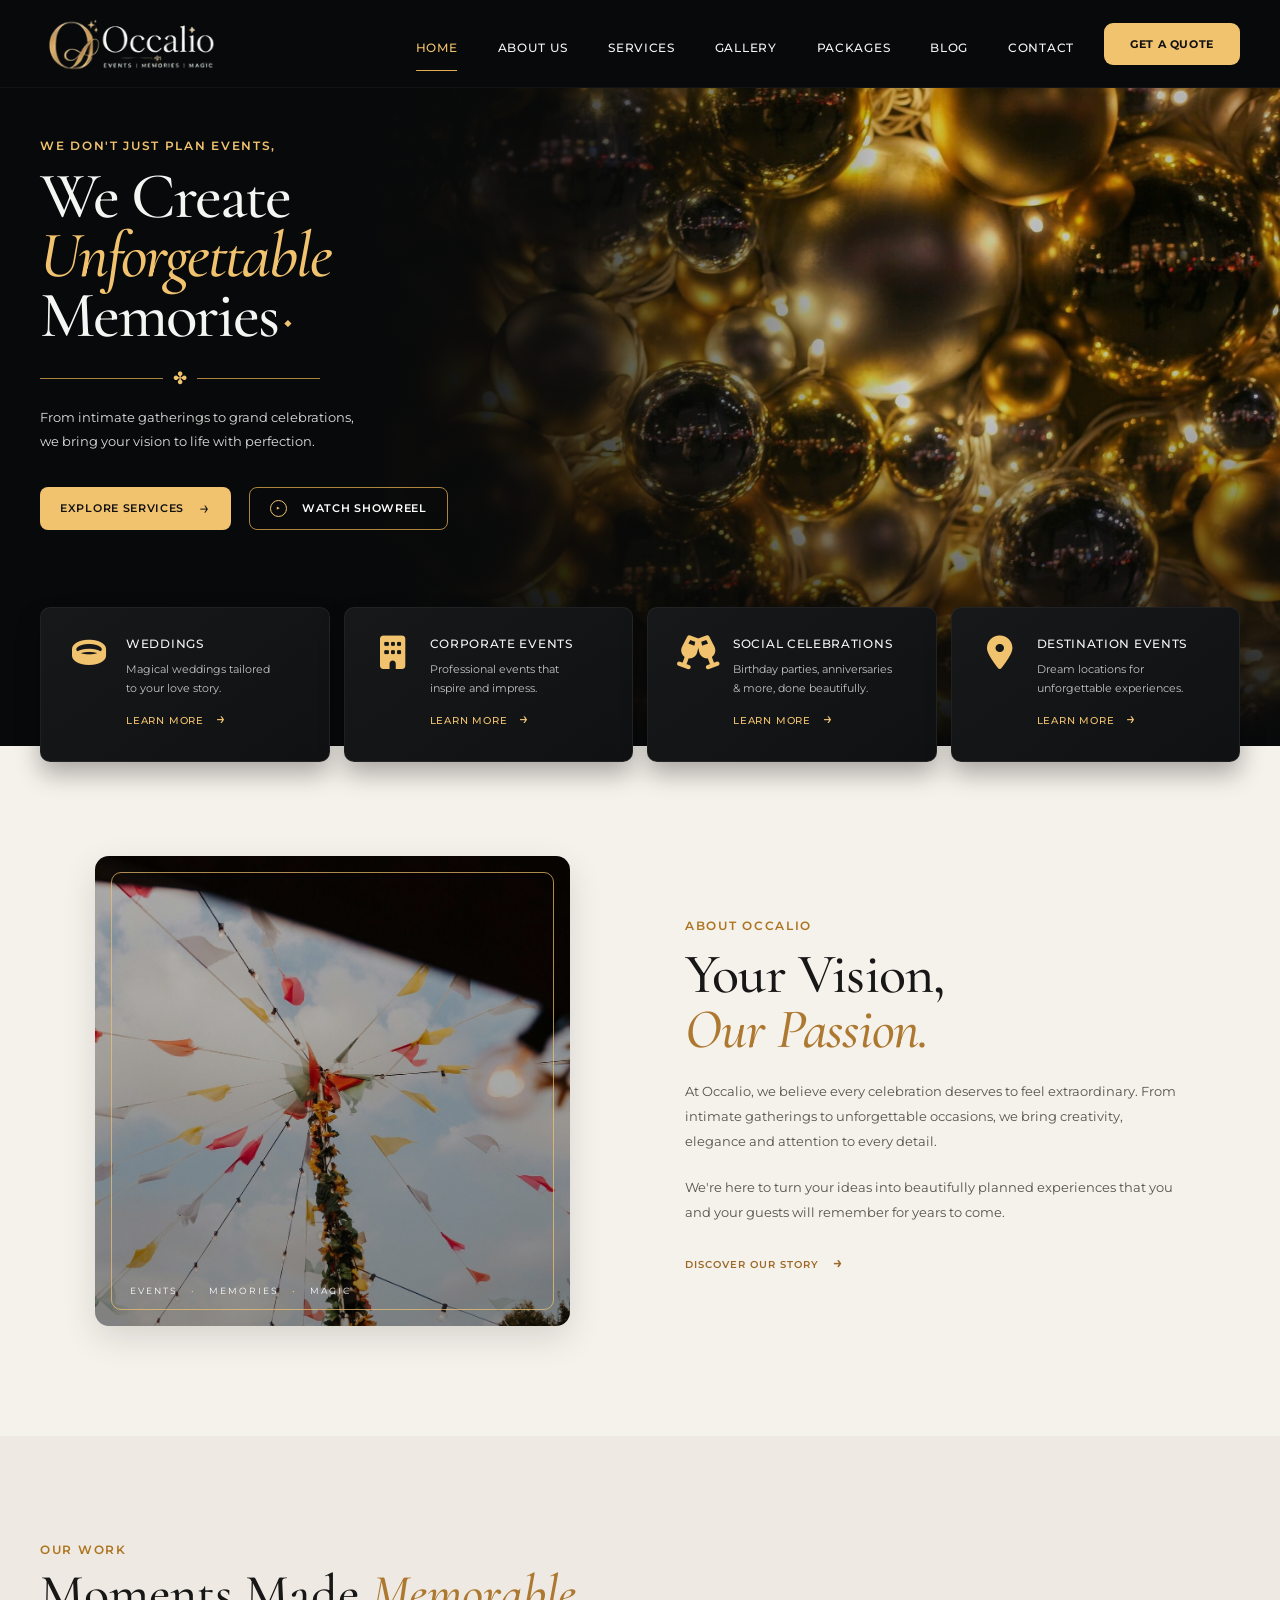
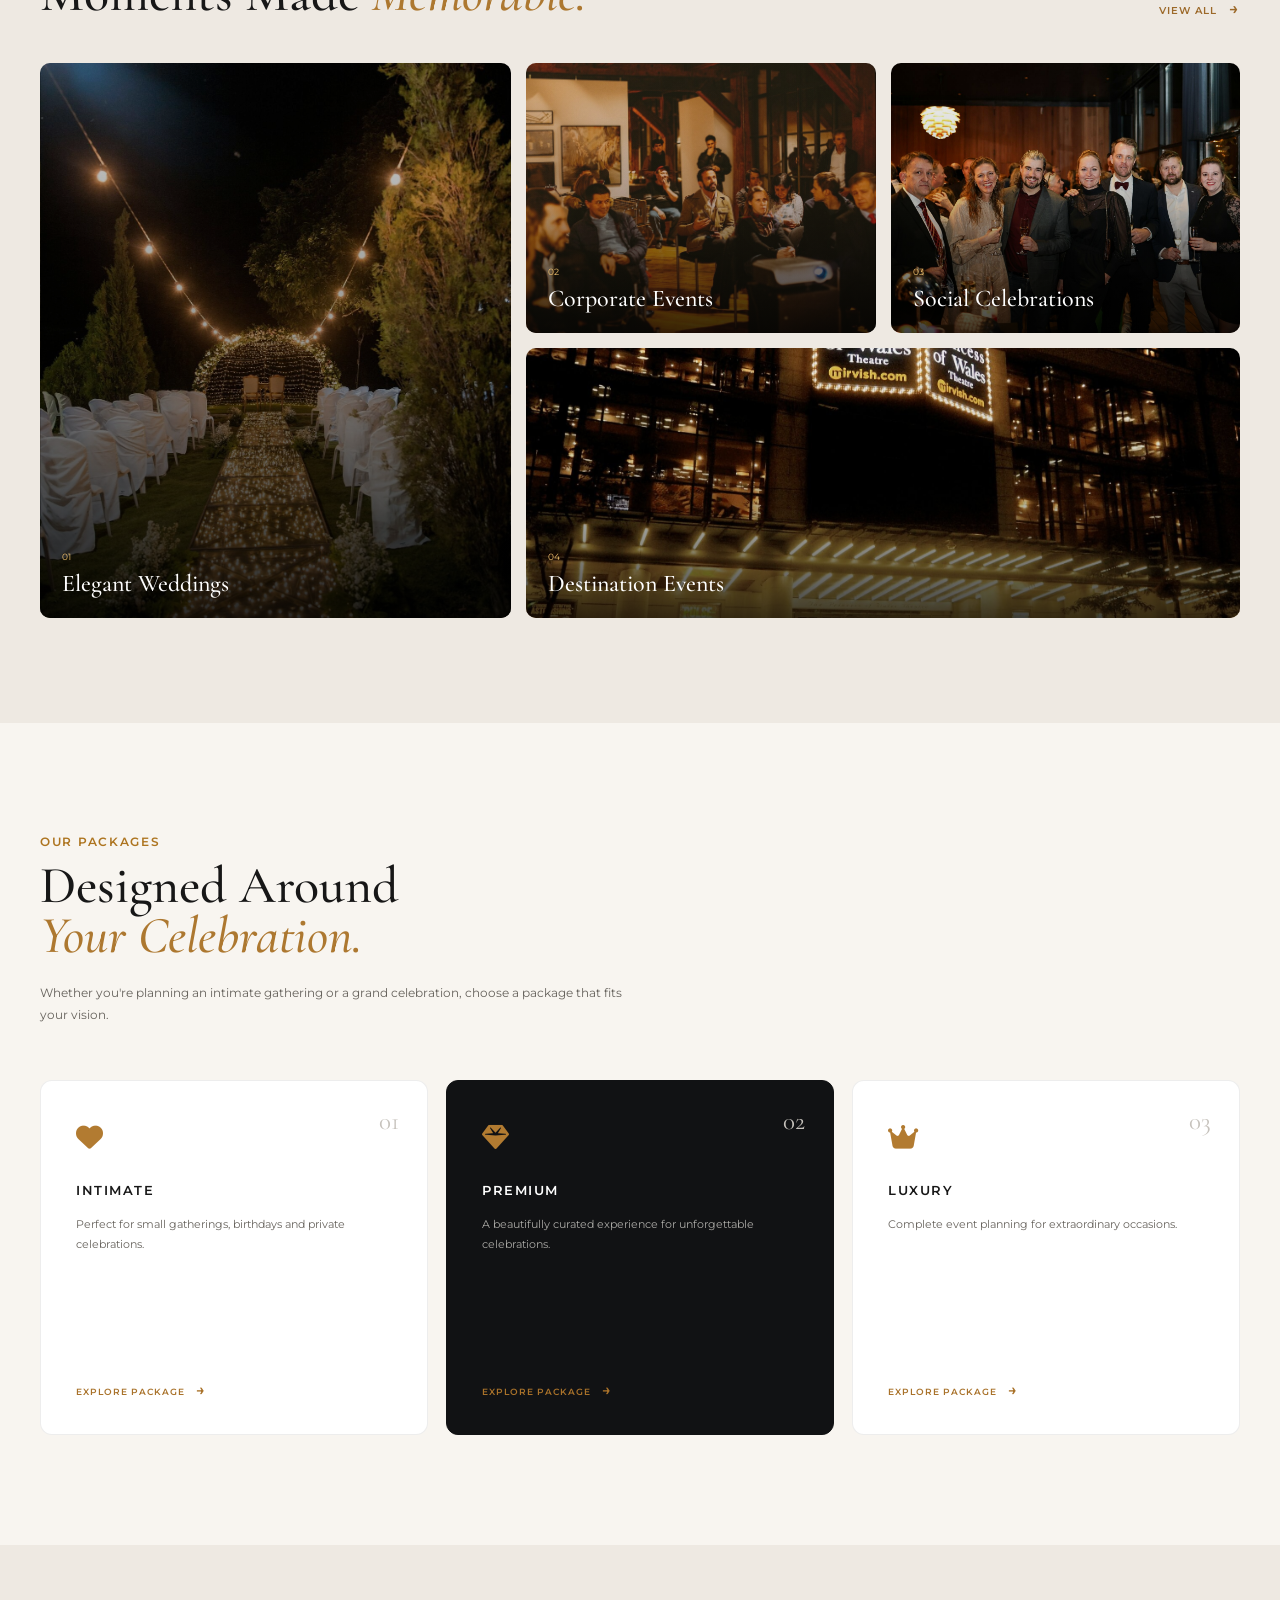
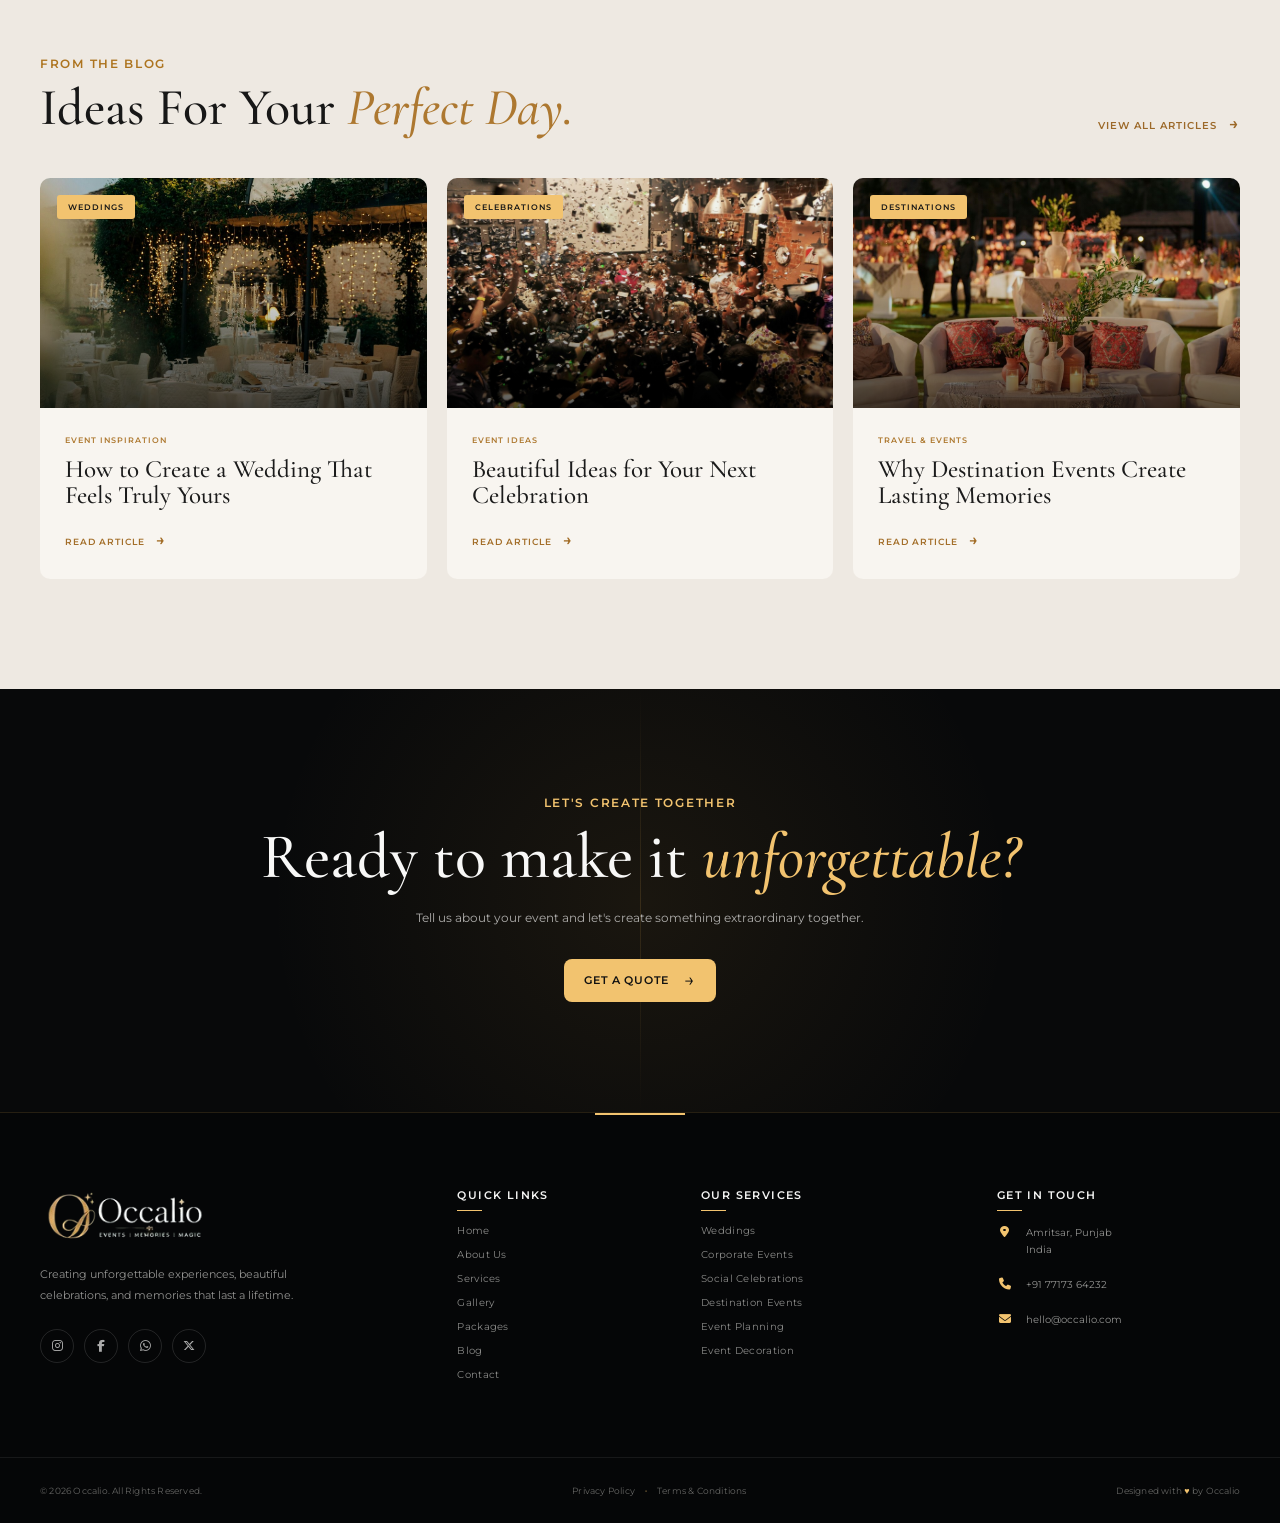
<file: index.html>
<!DOCTYPE html>
<html lang="en">
<head>
  <meta charset="UTF-8">
  <meta name="viewport" content="width=device-width, initial-scale=1.0">
  <meta name="description" content="Occalio Events — unforgettable memories, beautifully planned.">
  <title>Occalio — Events | Memories | Magic</title>
  <link rel="preconnect" href="https://fonts.googleapis.com">
  <link rel="preconnect" href="https://fonts.gstatic.com" crossorigin>
  <link href="https://fonts.googleapis.com/css2?family=Cormorant+Garamond:ital,wght@0,400;0,500;0,600;1,500;1,600&family=Montserrat:wght@400;500;600;700&display=swap" rel="stylesheet">
  <link rel="stylesheet" href="style.css">
  <link rel="stylesheet" href="https://cdnjs.cloudflare.com/ajax/libs/font-awesome/6.5.2/css/all.min.css">
  <link
    rel="stylesheet"
    href="https://cdnjs.cloudflare.com/ajax/libs/font-awesome/6.5.2/css/all.min.css">
</head>
<body>

  <header class="site-header">
    <div class="container nav-wrap">
      <a class="brand" href="index.html" aria-label="Occalio home">
        <img src="images/occalio_logo.png" alt="Occalio logo">
      </a>

      <button class="menu-toggle" aria-label="Open menu" aria-expanded="false">
        <span></span><span></span><span></span>
      </button>

      <nav class="main-nav" aria-label="Main navigation">
        <a class="active" href="index.html">HOME</a>
        <a href="about.html">ABOUT US</a>
        <a href="services.html">SERVICES</a>
        <a href="gallery.html">GALLERY</a>
        <a href="package.html">PACKAGES</a>
        <a href="blog.html">BLOG</a>
        <a href="contact.html">CONTACT</a>
      </nav>

      <a href="contact.html" class="quote-btn">GET A QUOTE</a>
    </div>
  </header>

  <main>
    <section class="hero" id="home">
      <div class="hero-image"></div>
      <div class="hero-overlay"></div>

      <div class="container hero-content">
        <div class="hero-copy">
          <p class="eyebrow">WE DON'T JUST PLAN EVENTS,</p>

          <h1>
            We Create
            <span>Unforgettable</span>
            Memories<span class="diamond">◆</span>
          </h1>

          <div class="ornament">
            <i></i><b>✤</b><i></i>
          </div>

          <p class="hero-description">
            From intimate gatherings to grand celebrations,<br>
            we bring your vision to life with perfection.
          </p>

          <div class="hero-actions">
            <a href="services.html" class="btn btn-gold">
              EXPLORE SERVICES <span>→</span>
            </a>
            <a href="gallery.html" class="btn btn-outline">
              <span class="play">▶</span> WATCH SHOWREEL
            </a>
          </div>
        </div>
      </div>

      <div class="container service-cards" id="services">
        <article class="service-card">
    <div class="service-icon">
        <i class="fa-solid fa-ring"></i>
    </div>

    <div>
        <h3>WEDDINGS</h3>
        <p>Magical weddings tailored<br>to your love story.</p>
        <a href="contact.html">
            LEARN MORE <span>→</span>
        </a>
    </div>
</article>

        <article class="service-card">
    <div class="service-icon">
        <i class="fa-solid fa-building"></i>
    </div>

    <div>
        <h3>CORPORATE EVENTS</h3>
        <p>Professional events that<br>inspire and impress.</p>
        <a href="contact.html">
            LEARN MORE <span>→</span>
        </a>
    </div>
</article>

        <article class="service-card">
    <div class="service-icon">
        <i class="fa-solid fa-champagne-glasses"></i>
    </div>

    <div>
        <h3>SOCIAL CELEBRATIONS</h3>
        <p>Birthday parties, anniversaries<br>& more, done beautifully.</p>
        <a href="contact.html">
            LEARN MORE <span>→</span>
        </a>
    </div>
</article>

        <article class="service-card">
    <div class="service-icon">
        <i class="fa-solid fa-location-dot"></i>
    </div>

    <div>
        <h3>DESTINATION EVENTS</h3>
        <p>Dream locations for<br>unforgettable experiences.</p>
        <a href="contact.html">
            LEARN MORE <span>→</span>
        </a>
    </div>
</article>
      </div>
    </section>

    <!-- =========================
     ABOUT OCCALIO
========================= -->

<section class="about-section" id="about">

    <div class="container about-grid">

        <!-- ABOUT IMAGE -->
        <div class="about-visual">

            <div class="about-photo">
                <div class="photo-overlay"></div>

                <div class="about-photo-text">
                    <span>EVENTS</span>
                    <span>MEMORIES</span>
                    <span>MAGIC</span>
                </div>
            </div>

        </div>


        <!-- ABOUT CONTENT -->
        <div class="about-copy">

            <p class="eyebrow dark">ABOUT OCCALIO</p>

            <h2>
                Your Vision,
                <br>
                <em>Our Passion.</em>
            </h2>

            <p>
                At Occalio, we believe every celebration deserves
                to feel extraordinary. From intimate gatherings
                to unforgettable occasions, we bring creativity,
                elegance and attention to every detail.
            </p>

            <p>
                We're here to turn your ideas into beautifully
                planned experiences that you and your guests
                will remember for years to come.
            </p>

            <a href="#contact" class="text-link">
                DISCOVER OUR STORY
                <span>→</span>
            </a>

        </div>

    </div>

</section>


<!-- =========================
     GALLERY
========================= -->

<section class="gallery-section" id="gallery">

    <div class="container">

        <div class="section-heading">

            <div>
                <p class="eyebrow dark">OUR WORK</p>

                <h2>
                    Moments Made
                    <em>Memorable.</em>
                </h2>
            </div>

            <a href="contact.html" class="view-all">
                VIEW ALL
                <span>→</span>
            </a>

        </div>


        <div class="gallery-grid">

            <div class="gallery-item gallery-large">
                <div class="gallery-image image-one"></div>

                <div class="gallery-caption">
                    <span>01</span>
                    <h3>Elegant Weddings</h3>
                </div>
            </div>


            <div class="gallery-item">
                <div class="gallery-image image-two"></div>

                <div class="gallery-caption">
                    <span>02</span>
                    <h3>Corporate Events</h3>
                </div>
            </div>


            <div class="gallery-item">
                <div class="gallery-image image-three"></div>

                <div class="gallery-caption">
                    <span>03</span>
                    <h3>Social Celebrations</h3>
                </div>
            </div>


            <div class="gallery-item gallery-wide">
                <div class="gallery-image image-four"></div>

                <div class="gallery-caption">
                    <span>04</span>
                    <h3>Destination Events</h3>
                </div>
            </div>

        </div>

    </div>

</section>


<!-- =========================
     PACKAGES
========================= -->

<section class="packages-section" id="packages">

    <div class="container">

        <div class="packages-heading">

            <p class="eyebrow dark">OUR PACKAGES</p>

            <h2>
                Designed Around
                <br>
                <em>Your Celebration.</em>
            </h2>

            <p>
                Whether you're planning an intimate gathering
                or a grand celebration, choose a package that
                fits your vision.
            </p>

        </div>


        <div class="package-grid">

            <!-- PACKAGE 1 -->

            <article class="package-card">

                <div class="package-number">01</div>

                <div class="package-icon">
                    <i class="fa-solid fa-heart"></i>
                </div>

                <h3>INTIMATE</h3>

                <p>
                    Perfect for small gatherings,
                    birthdays and private celebrations.
                </p>

                <a href="package.html">
                    EXPLORE PACKAGE <span>→</span>
                </a>

            </article>


            <!-- PACKAGE 2 -->

            <article class="package-card featured">

                <div class="package-number">02</div>

                <div class="package-icon">
                    <i class="fa-solid fa-gem"></i>
                </div>

                <h3>PREMIUM</h3>

                <p>
                    A beautifully curated experience
                    for unforgettable celebrations.
                </p>

                <a href="package.html">
                    EXPLORE PACKAGE <span>→</span>
                </a>

            </article>


            <!-- PACKAGE 3 -->

            <article class="package-card">

                <div class="package-number">03</div>

                <div class="package-icon">
                    <i class="fa-solid fa-crown"></i>
                </div>

                <h3>LUXURY</h3>

                <p>
                    Complete event planning for
                    extraordinary occasions.
                </p>

                <a href="package.html">
                    EXPLORE PACKAGE <span>→</span>
                </a>

            </article>

        </div>

    </div>

</section>


<!-- =========================
     BLOG
========================= -->

<section class="blog-section" id="blog">

    <div class="container">

        <div class="section-heading">

            <div>

                <p class="eyebrow dark">FROM THE BLOG</p>

                <h2>
                    Ideas For Your
                    <em>Perfect Day.</em>
                </h2>

            </div>

            <a href="contact.html" class="view-all">
                VIEW ALL ARTICLES
                <span>→</span>
            </a>

        </div>


        <div class="blog-grid">

            <article class="blog-card">

                <div class="blog-image blog-one">

                    <span class="blog-category">
                        WEDDINGS
                    </span>

                </div>

                <div class="blog-content">

                    <p class="blog-date">
                        EVENT INSPIRATION
                    </p>

                    <h3>
                        How to Create a Wedding
                        That Feels Truly Yours
                    </h3>

                    <a href="blog.html">
                        READ ARTICLE <span>→</span>
                    </a>

                </div>

            </article>


            <article class="blog-card">

                <div class="blog-image blog-two">

                    <span class="blog-category">
                        CELEBRATIONS
                    </span>

                </div>

                <div class="blog-content">

                    <p class="blog-date">
                        EVENT IDEAS
                    </p>

                    <h3>
                        Beautiful Ideas for
                        Your Next Celebration
                    </h3>

                    <a href="blog.html">
                        READ ARTICLE <span>→</span>
                    </a>

                </div>

            </article>


            <article class="blog-card">

                <div class="blog-image blog-three">

                    <span class="blog-category">
                        DESTINATIONS
                    </span>

                </div>

                <div class="blog-content">

                    <p class="blog-date">
                        TRAVEL & EVENTS
                    </p>

                    <h3>
                        Why Destination Events
                        Create Lasting Memories
                    </h3>

                    <a href="blog.html">
                        READ ARTICLE <span>→</span>
                    </a>

                </div>

            </article>

        </div>

    </div>

</section>
    <!-- =========================
     CONTACT + FOOTER
========================= -->

<section class="contact-section" id="contact">
    <div class="container contact-content">
        <p class="eyebrow">LET'S CREATE TOGETHER</p>

        <h2>
            Ready to make it
            <em>unforgettable?</em>
        </h2>

        <p class="contact-text">
            Tell us about your event and let's create something
            extraordinary together.
        </p>

        <a href="mailto:hello@occalio.com" class="btn btn-gold">
            GET A QUOTE <span>→</span>
        </a>
    </div>
</section>


<footer class="site-footer">

    <div class="container footer-main">

        <!-- BRAND -->
        <div class="footer-brand">

            <a href="index.html" class="footer-logo">
                <img src="images/occalio_logo.png" alt="Occalio">
            </a>

            <p>
                Creating unforgettable experiences,
                beautiful celebrations, and memories
                that last a lifetime.
            </p>

            <div class="footer-socials">

    <!-- Instagram -->
    <a href="#" aria-label="Instagram">
        <i class="fa-brands fa-instagram"></i>
    </a>

    <!-- Facebook -->
    <a href="#" aria-label="Facebook">
        <i class="fa-brands fa-facebook-f"></i>
    </a>

    <!-- WhatsApp -->
    <a href="#" aria-label="WhatsApp">
        <i class="fa-brands fa-whatsapp"></i>
    </a>

    <!-- X / Twitter -->
    <a href="#" aria-label="X">
        <i class="fa-brands fa-x-twitter"></i>
    </a>

</div>

        </div>


        <!-- QUICK LINKS -->
        <div class="footer-column">

            <h3>QUICK LINKS</h3>

            <a href="index.html">Home</a>
            <a href="about.html">About Us</a>
            <a href="services.html">Services</a>
            <a href="gallery.html">Gallery</a>
            <a href="packages.html">Packages</a>
            <a href="blog.html">Blog</a>
            <a href="contact.html">Contact</a>

        </div>


        <!-- SERVICES -->
        <div class="footer-column">

            <h3>OUR SERVICES</h3>

            <a href="services.html">Weddings</a>
            <a href="services.html">Corporate Events</a>
            <a href="services.html">Social Celebrations</a>
            <a href="services.html">Destination Events</a>
            <a href="services.html">Event Planning</a>
            <a href="services.html">Event Decoration</a>

        </div>


        <!-- CONTACT -->
        <div class="footer-column footer-contact">

            <h3>GET IN TOUCH</h3>

            <div class="contact-item">
                <i class="fa-solid fa-location-dot"></i>
                <span>
                    Amritsar, Punjab<br>
                    India
                </span>
            </div>

            <div class="contact-item">
                <i class="fa-solid fa-phone"></i>
                <a href="tel:+917717364232">
                    +91 77173 64232
                </a>
            </div>

            <div class="contact-item">
                <i class="fa-solid fa-envelope"></i>
                <a href="mailto:hello@occalio.com">
                    hello@occalio.com
                </a>
            </div>

        </div>

    </div>


    <!-- FOOTER BOTTOM -->

    <div class="footer-bottom">

        <div class="container footer-bottom-inner">

            <p>
                © 2026 Occalio. All Rights Reserved.
            </p>

            <div>
                <a href="#">Privacy Policy</a>
                <span>•</span>
                <a href="#">Terms & Conditions</a>
            </div>

            <p class="footer-credit">
                Designed with <span>♥</span> by Occalio
            </p>

        </div>

    </div>

</footer>
  </main>

  <script>
    const toggle = document.querySelector('.menu-toggle');
    const nav = document.querySelector('.main-nav');

    toggle.addEventListener('click', () => {
      const open = nav.classList.toggle('open');
      toggle.setAttribute('aria-expanded', open);
    });

    document.querySelectorAll('.main-nav a').forEach(link => {
      link.addEventListener('click', () => nav.classList.remove('open'));
    });
  </script>
</body>
</html>
</file>
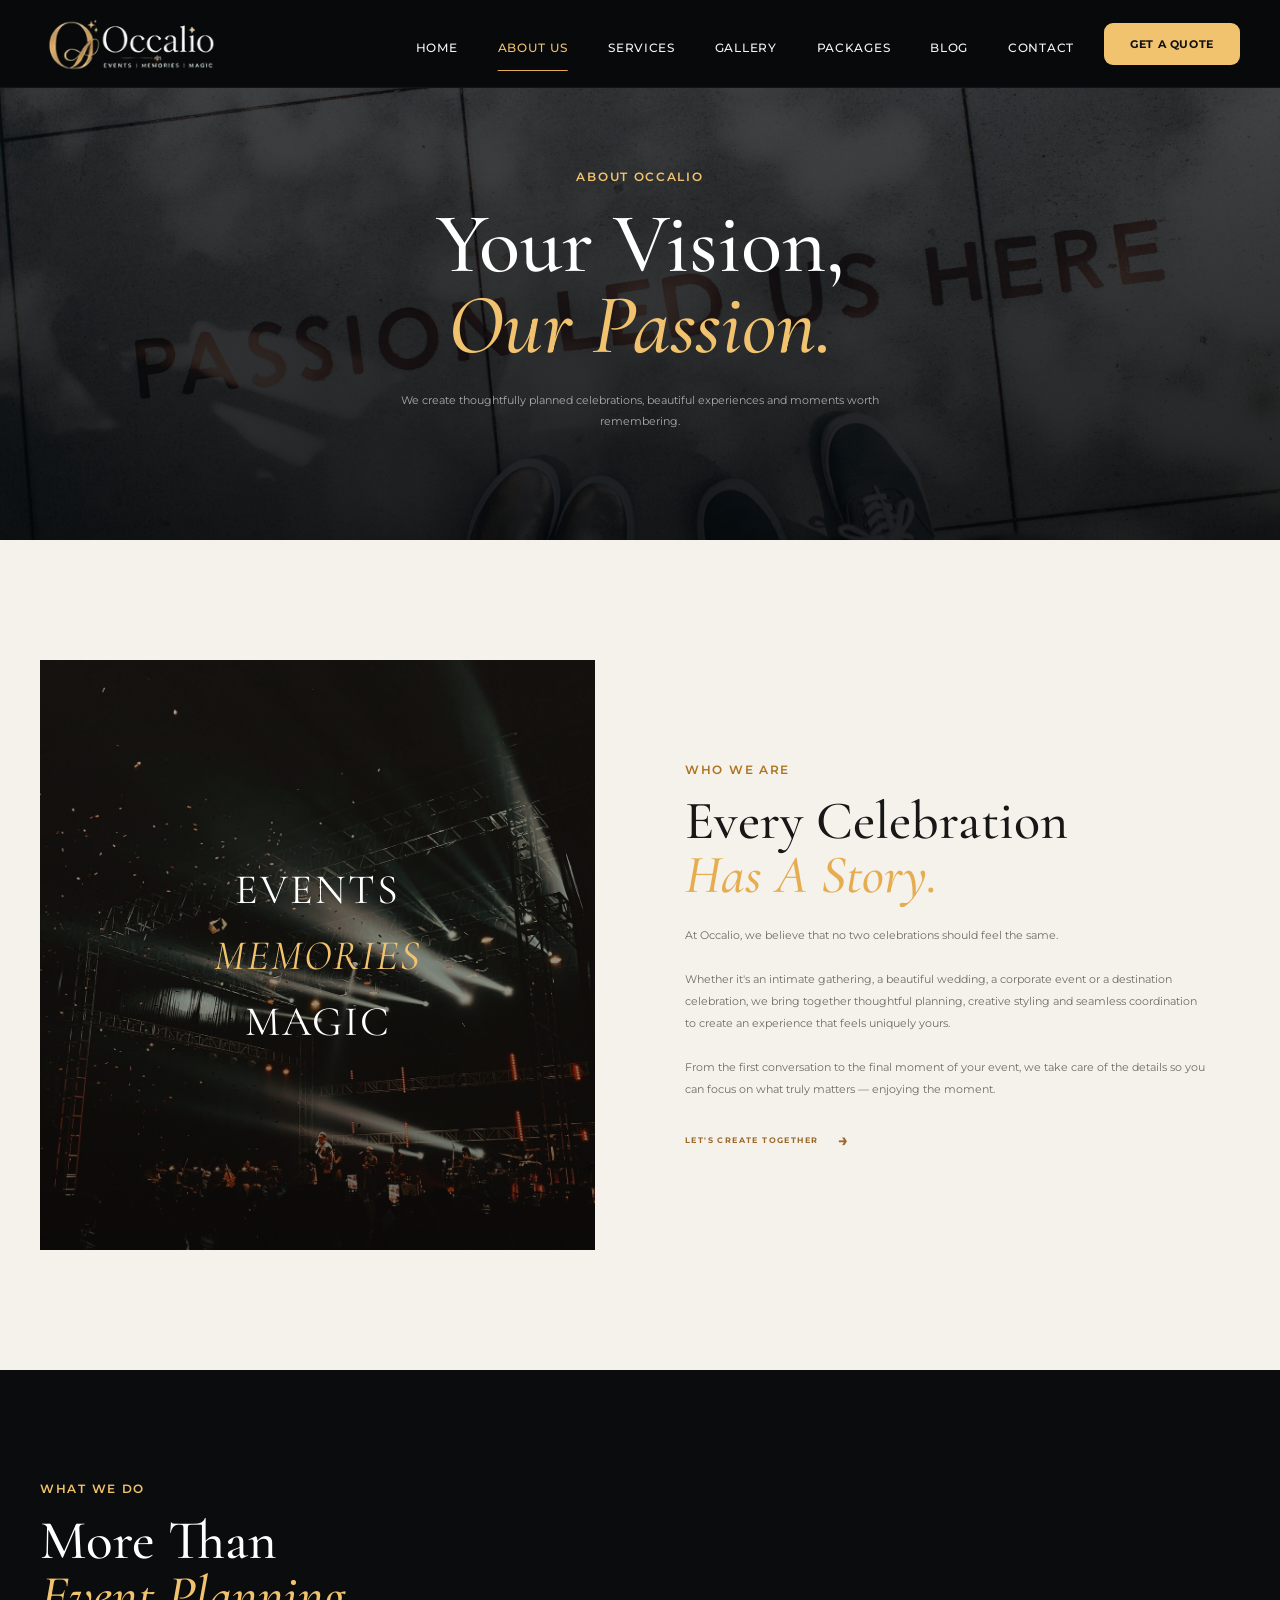
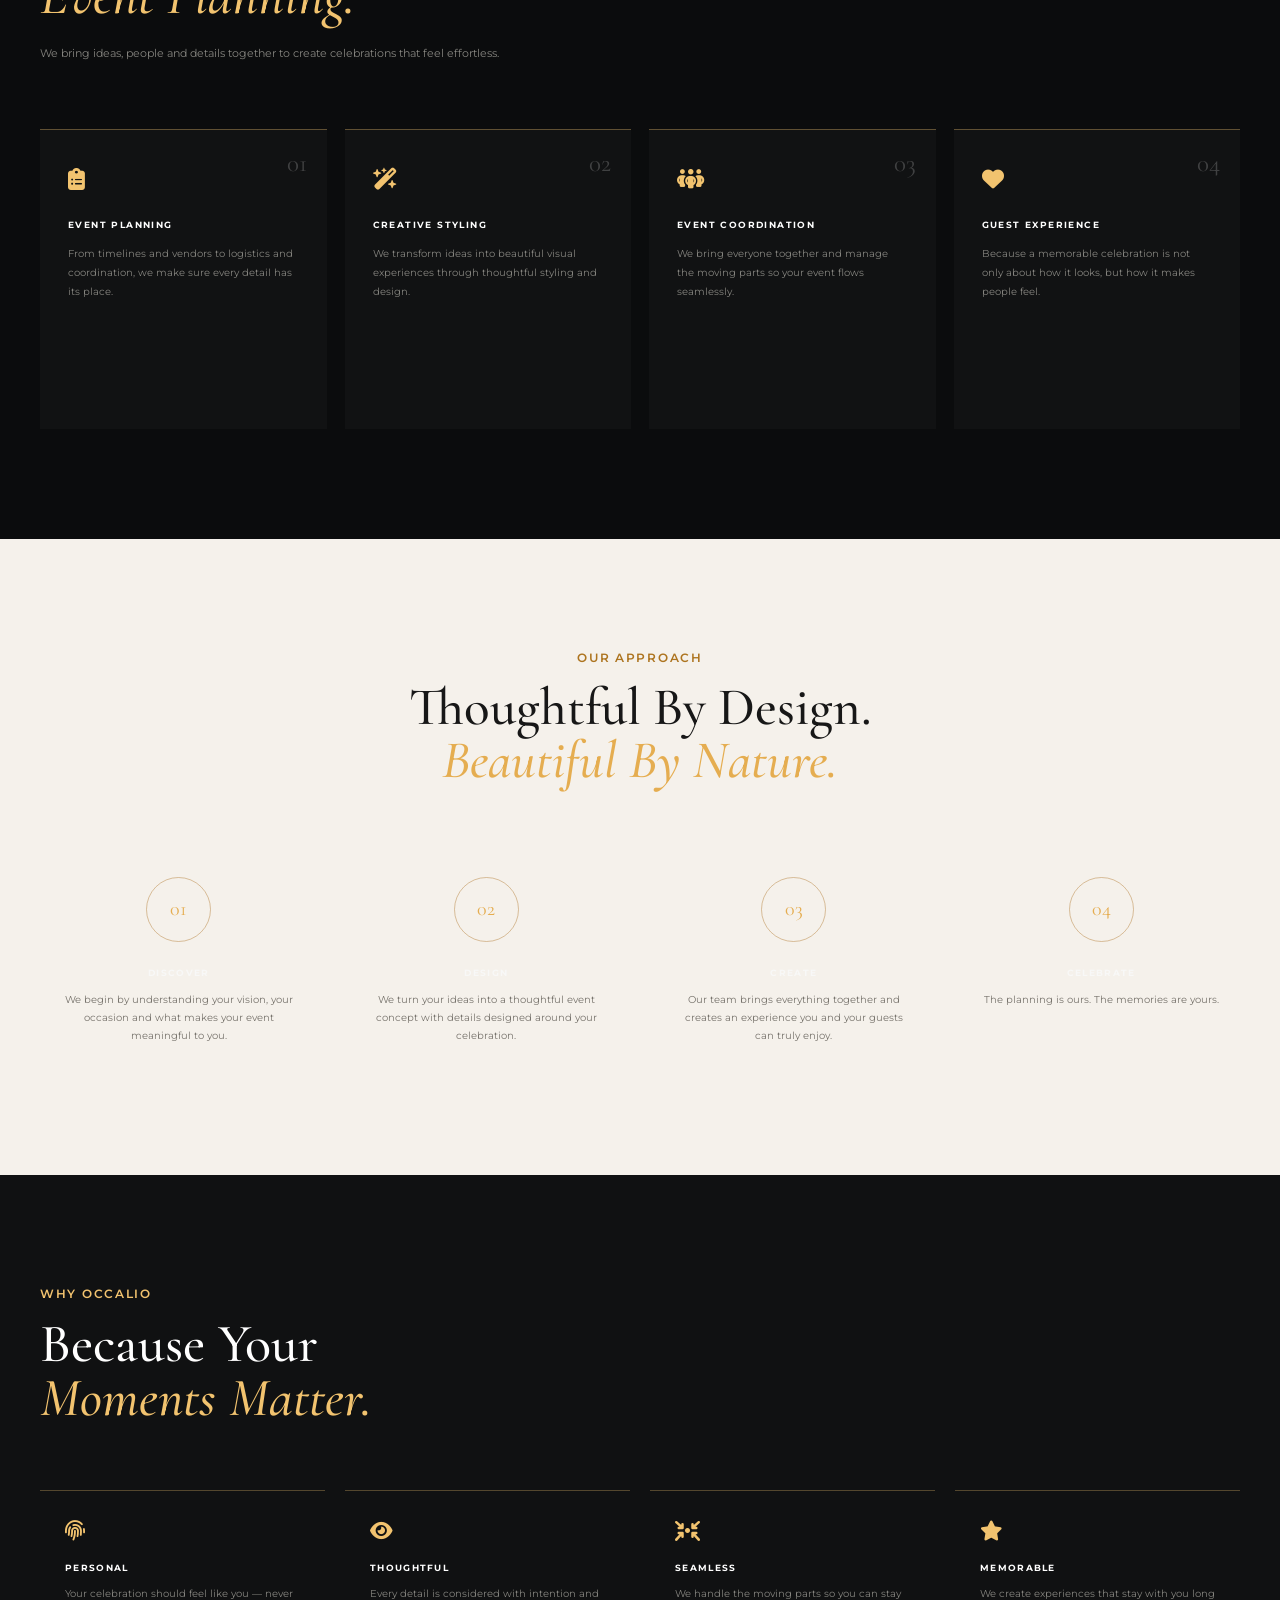
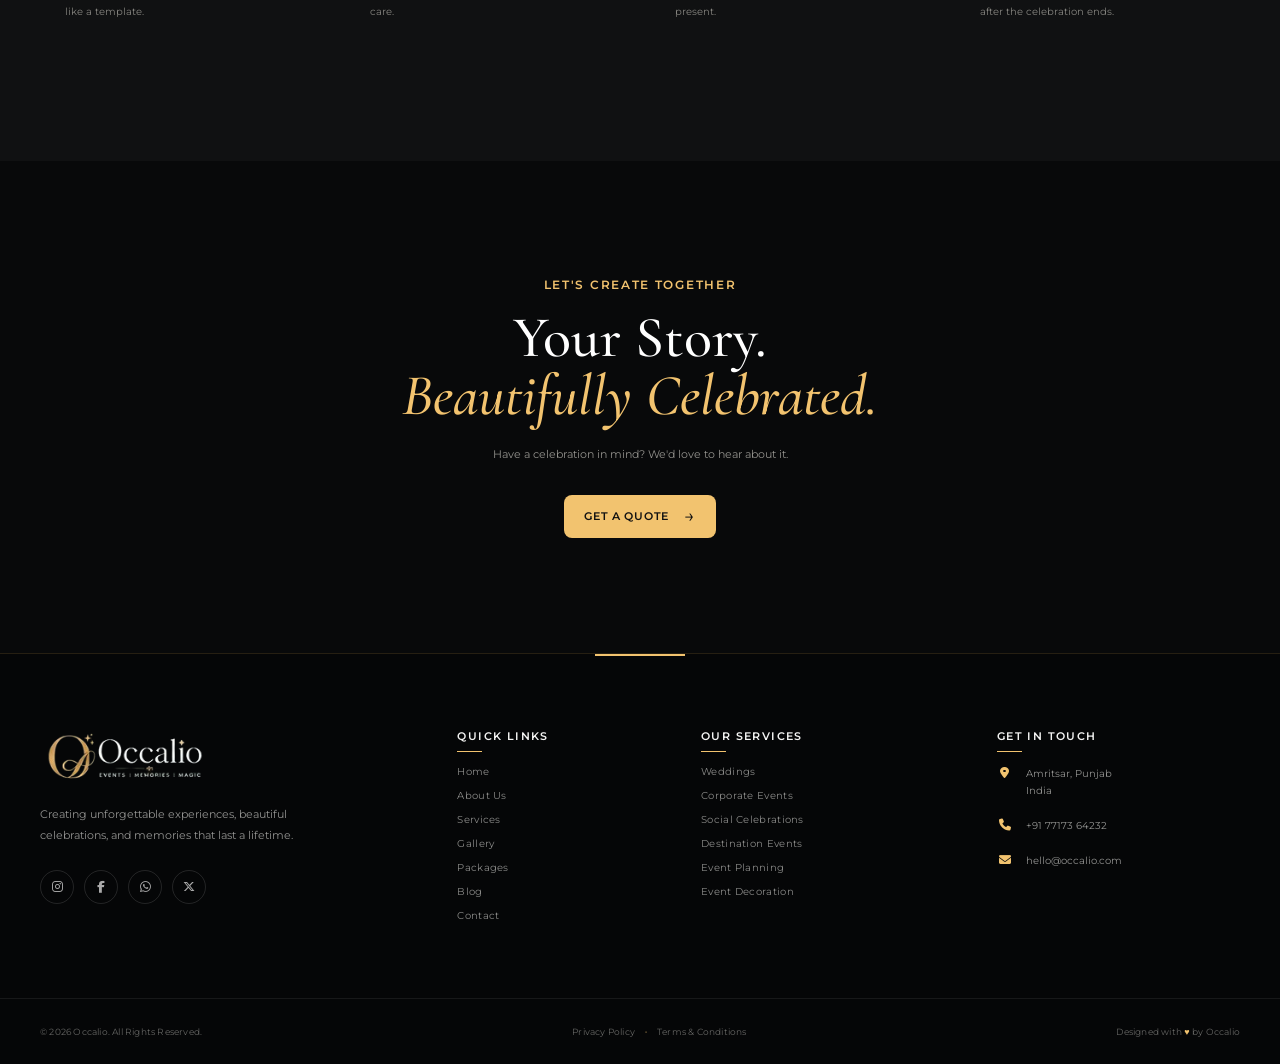
<file: about.html>
<!DOCTYPE html>
<html lang="en">
<head>
  <meta charset="UTF-8">
  <meta name="viewport" content="width=device-width, initial-scale=1.0">
  <meta name="description" content="Occalio Events — unforgettable memories, beautifully planned.">
  <title>Occalio — Events | Memories | Magic</title>
  <link rel="preconnect" href="https://fonts.googleapis.com">
  <link rel="preconnect" href="https://fonts.gstatic.com" crossorigin>
  <link href="https://fonts.googleapis.com/css2?family=Cormorant+Garamond:ital,wght@0,400;0,500;0,600;1,500;1,600&family=Montserrat:wght@400;500;600;700&display=swap" rel="stylesheet">
  <link rel="stylesheet" href="about.css">
  <link rel="stylesheet" href="https://cdnjs.cloudflare.com/ajax/libs/font-awesome/6.5.2/css/all.min.css">
  <link
    rel="stylesheet"
    href="https://cdnjs.cloudflare.com/ajax/libs/font-awesome/6.5.2/css/all.min.css">
</head>
<body>
    <header class="site-header">
    <div class="container nav-wrap">
      <a class="brand" href="index.html" aria-label="Occalio home">
        <img src="images/occalio_logo.png" alt="Occalio logo">
      </a>

      <button class="menu-toggle" aria-label="Open menu" aria-expanded="false">
        <span></span><span></span><span></span>
      </button>


<nav class="main-nav" aria-label="Main navigation">

    <a href="index.html">HOME</a>

    <a class="active"  href="about.html">ABOUT US</a>

    <a href="services.html">SERVICES</a>

    <a href="gallery.html">GALLERY</a>

    <a href="package.html">PACKAGES</a>

    <a href="blog.html">BLOG</a>

    <a href="contact.html">CONTACT</a>

</nav>

<a href="contact.html" class="quote-btn">
    GET A QUOTE
</a>

    </div>
  </header>


<!-- =====================================================
     ABOUT HERO
===================================================== -->

<section class="about-page-hero">

    <div class="container">

        <p class="eyebrow">
            ABOUT OCCALIO
        </p>

        <h1>
            Your Vision,
            <br>
            <em>Our Passion.</em>
        </h1>

        <p class="hero-description">
            We create thoughtfully planned celebrations,
            beautiful experiences and moments worth
            remembering.
        </p>

    </div>

</section>


<!-- =====================================================
     WHO WE ARE
===================================================== -->

<section class="about-intro">

    <div class="container about-intro-grid">

        <!-- IMAGE -->

        <div class="about-intro-image">

            <div class="about-image-overlay">
                <span>EVENTS</span>
                <span>MEMORIES</span>
                <span>MAGIC</span>
            </div>

        </div>


        <!-- CONTENT -->

        <div class="about-intro-content">

            <p class="eyebrow dark">
                WHO WE ARE
            </p>

            <h2>
                Every Celebration
                <br>
                <em>Has A Story.</em>
            </h2>

            <p>
                At Occalio, we believe that no two
                celebrations should feel the same.
            </p>

            <p>
                Whether it's an intimate gathering,
                a beautiful wedding, a corporate event
                or a destination celebration, we bring
                together thoughtful planning, creative
                styling and seamless coordination to
                create an experience that feels
                uniquely yours.
            </p>

            <p>
                From the first conversation to the final
                moment of your event, we take care of
                the details so you can focus on what
                truly matters — enjoying the moment.
            </p>

            <a href="contact.html" class="text-link">
                LET'S CREATE TOGETHER
                <span>→</span>
            </a>

        </div>

    </div>

</section>


<!-- =====================================================
     WHAT WE DO
===================================================== -->

<section class="about-services">

    <div class="container">

        <div class="about-section-heading">

            <p class="eyebrow">
                WHAT WE DO
            </p>

            <h2>
                More Than
                <br>
                <em>Event Planning.</em>
            </h2>

            <p>
                We bring ideas, people and details
                together to create celebrations
                that feel effortless.
            </p>

        </div>


        <div class="about-services-grid">

            <!-- CARD 1 -->

            <article class="about-service-card">

                <span class="service-number">
                    01
                </span>

                <i class="fa-solid fa-clipboard-list"></i>

                <h3>
                    EVENT PLANNING
                </h3>

                <p>
                    From timelines and vendors to
                    logistics and coordination,
                    we make sure every detail has
                    its place.
                </p>

            </article>


            <!-- CARD 2 -->

            <article class="about-service-card">

                <span class="service-number">
                    02
                </span>

                <i class="fa-solid fa-wand-magic-sparkles"></i>

                <h3>
                    CREATIVE STYLING
                </h3>

                <p>
                    We transform ideas into beautiful
                    visual experiences through
                    thoughtful styling and design.
                </p>

            </article>


            <!-- CARD 3 -->

            <article class="about-service-card">

                <span class="service-number">
                    03
                </span>

                <i class="fa-solid fa-people-group"></i>

                <h3>
                    EVENT COORDINATION
                </h3>

                <p>
                    We bring everyone together and
                    manage the moving parts so your
                    event flows seamlessly.
                </p>

            </article>


            <!-- CARD 4 -->

            <article class="about-service-card">

                <span class="service-number">
                    04
                </span>

                <i class="fa-solid fa-heart"></i>

                <h3>
                    GUEST EXPERIENCE
                </h3>

                <p>
                    Because a memorable celebration
                    is not only about how it looks,
                    but how it makes people feel.
                </p>

            </article>

        </div>

    </div>

</section>


<!-- =====================================================
     OUR APPROACH
===================================================== -->

<section class="approach-section">

    <div class="container">

        <div class="approach-heading">

            <p class="eyebrow dark">
                OUR APPROACH
            </p>

            <h2>
                Thoughtful By Design.
                <br>
                <em>Beautiful By Nature.</em>
            </h2>

        </div>


        <div class="approach-grid">

            <!-- STEP 1 -->

            <div class="approach-item">

                <div class="approach-number">
                    01
                </div>

                <h3>
                    DISCOVER
                </h3>

                <p>
                    We begin by understanding
                    your vision, your occasion
                    and what makes your event
                    meaningful to you.
                </p>

            </div>


            <!-- STEP 2 -->

            <div class="approach-item">

                <div class="approach-number">
                    02
                </div>

                <h3>
                    DESIGN
                </h3>

                <p>
                    We turn your ideas into a
                    thoughtful event concept
                    with details designed
                    around your celebration.
                </p>

            </div>


            <!-- STEP 3 -->

            <div class="approach-item">

                <div class="approach-number">
                    03
                </div>

                <h3>
                    CREATE
                </h3>

                <p>
                    Our team brings everything
                    together and creates an
                    experience you and your
                    guests can truly enjoy.
                </p>

            </div>


            <!-- STEP 4 -->

            <div class="approach-item">

                <div class="approach-number">
                    04
                </div>

                <h3>
                    CELEBRATE
                </h3>

                <p>
                    The planning is ours.
                    The memories are yours.
                </p>

            </div>

        </div>

    </div>

</section>


<!-- =====================================================
     WHY OCCALIO
===================================================== -->

<section class="about-values">

    <div class="container">

        <div class="values-heading">

            <p class="eyebrow">
                WHY OCCALIO
            </p>

            <h2>
                Because Your
                <br>
                <em>Moments Matter.</em>
            </h2>

        </div>


        <div class="values-grid">

            <!-- VALUE 1 -->

            <div class="value-item">

                <i class="fa-solid fa-fingerprint"></i>

                <h3>
                    PERSONAL
                </h3>

                <p>
                    Your celebration should feel
                    like you — never like a template.
                </p>

            </div>


            <!-- VALUE 2 -->

            <div class="value-item">

                <i class="fa-solid fa-eye"></i>

                <h3>
                    THOUGHTFUL
                </h3>

                <p>
                    Every detail is considered
                    with intention and care.
                </p>

            </div>


            <!-- VALUE 3 -->

            <div class="value-item">

                <i class="fa-solid fa-arrows-to-circle"></i>

                <h3>
                    SEAMLESS
                </h3>

                <p>
                    We handle the moving parts
                    so you can stay present.
                </p>

            </div>


            <!-- VALUE 4 -->

            <div class="value-item">

                <i class="fa-solid fa-star"></i>

                <h3>
                    MEMORABLE
                </h3>

                <p>
                    We create experiences that
                    stay with you long after
                    the celebration ends.
                </p>

            </div>

        </div>

    </div>

</section>


<!-- =====================================================
     FINAL CTA
===================================================== -->

<section class="about-cta">

    <div class="container">

        <p class="eyebrow">
            LET'S CREATE TOGETHER
        </p>

        <h2>
            Your Story.
            <br>
            <em>Beautifully Celebrated.</em>
        </h2>

        <p>
            Have a celebration in mind?
            We'd love to hear about it.
        </p>

        <a href="contact.html" class="btn btn-gold">
            GET A QUOTE
            <span>→</span>
        </a>

    </div>

</section>


    <footer class="site-footer">

    <div class="container footer-main">

        <!-- BRAND -->
        <div class="footer-brand">

            <a href="index.html" class="footer-logo">
                <img src="images/occalio_logo.png" alt="Occalio">
            </a>

            <p>
                Creating unforgettable experiences,
                beautiful celebrations, and memories
                that last a lifetime.
            </p>

            <div class="footer-socials">

    <!-- Instagram -->
    <a href="#" aria-label="Instagram">
        <i class="fa-brands fa-instagram"></i>
    </a>

    <!-- Facebook -->
    <a href="#" aria-label="Facebook">
        <i class="fa-brands fa-facebook-f"></i>
    </a>

    <!-- WhatsApp -->
    <a href="#" aria-label="WhatsApp">
        <i class="fa-brands fa-whatsapp"></i>
    </a>

    <!-- X / Twitter -->
    <a href="#" aria-label="X">
        <i class="fa-brands fa-x-twitter"></i>
    </a>

</div>

        </div>


        <!-- QUICK LINKS -->
        <div class="footer-column">

            <h3>QUICK LINKS</h3>

            <a href="index.html">Home</a>
            <a href="about.html">About Us</a>
            <a href="services.html">Services</a>
            <a href="gallery.html">Gallery</a>
            <a href="packages.html">Packages</a>
            <a href="blog.html">Blog</a>
            <a href="contact.html">Contact</a>

        </div>


        <!-- SERVICES -->
        <div class="footer-column">

            <h3>OUR SERVICES</h3>

            <a href="services.html">Weddings</a>
            <a href="services.html">Corporate Events</a>
            <a href="services.html">Social Celebrations</a>
            <a href="services.html">Destination Events</a>
            <a href="services.html">Event Planning</a>
            <a href="services.html">Event Decoration</a>

        </div>


        <!-- CONTACT -->
        <div class="footer-column footer-contact">

            <h3>GET IN TOUCH</h3>

            <div class="contact-item">
                <i class="fa-solid fa-location-dot"></i>
                <span>
                    Amritsar, Punjab<br>
                    India
                </span>
            </div>

            <div class="contact-item">
                <i class="fa-solid fa-phone"></i>
                <a href="tel:+917717364232">
                    +91 77173 64232
                </a>
            </div>

            <div class="contact-item">
                <i class="fa-solid fa-envelope"></i>
                <a href="mailto:hello@occalio.com">
                    hello@occalio.com
                </a>
            </div>

        </div>

    </div>

    

    
    <!-- FOOTER BOTTOM -->

    <div class="footer-bottom">

        <div class="container footer-bottom-inner">

            <p>
                © 2026 Occalio. All Rights Reserved.
            </p>

            <div>
                <a href="#">Privacy Policy</a>
                <span>•</span>
                <a href="#">Terms & Conditions</a>
            </div>

            <p class="footer-credit">
                Designed with <span>♥</span> by Occalio
            </p>

        </div>

    </div>

</footer>
<script>
    const toggle = document.querySelector('.menu-toggle');
    const nav = document.querySelector('.main-nav');

    toggle.addEventListener('click', () => {
      const open = nav.classList.toggle('open');
      toggle.setAttribute('aria-expanded', open);
    });

    document.querySelectorAll('.main-nav a').forEach(link => {
      link.addEventListener('click', () => nav.classList.remove('open'));
    });
  </script>

</body>
</html>
</file>
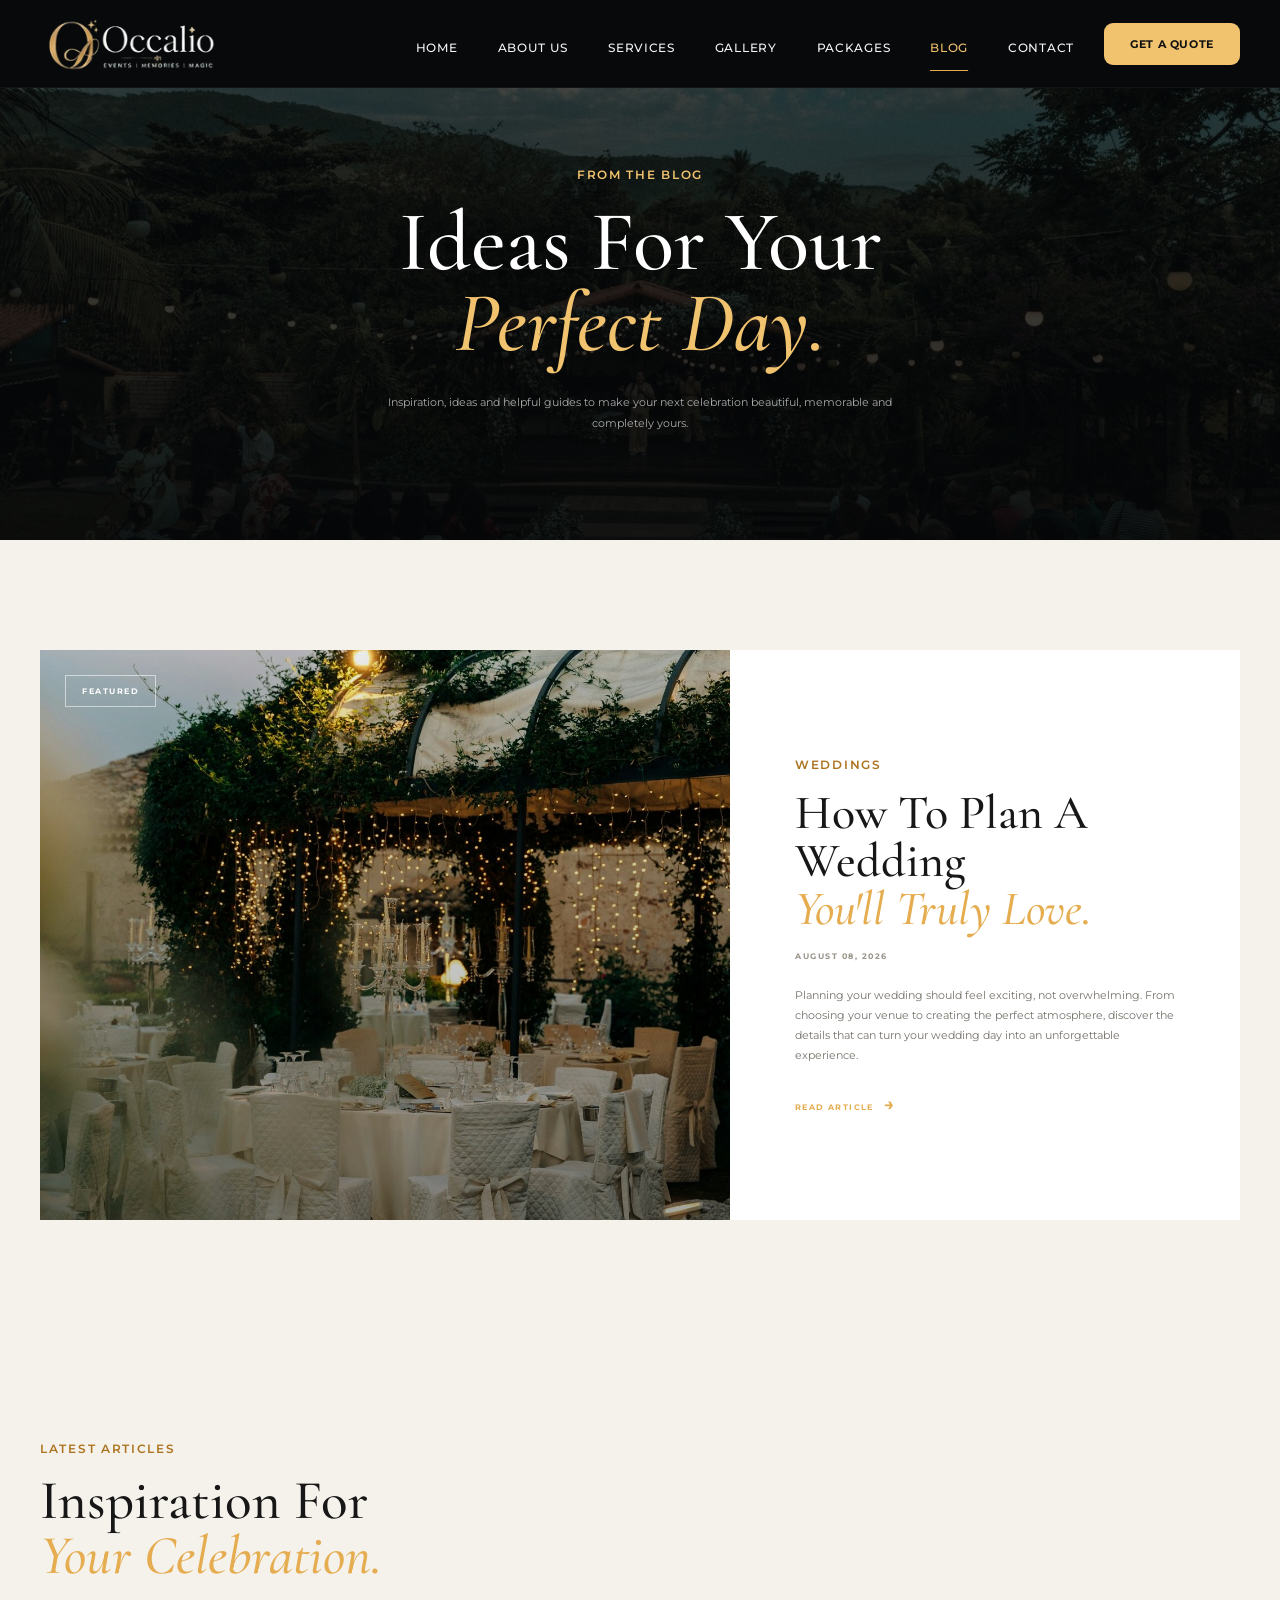
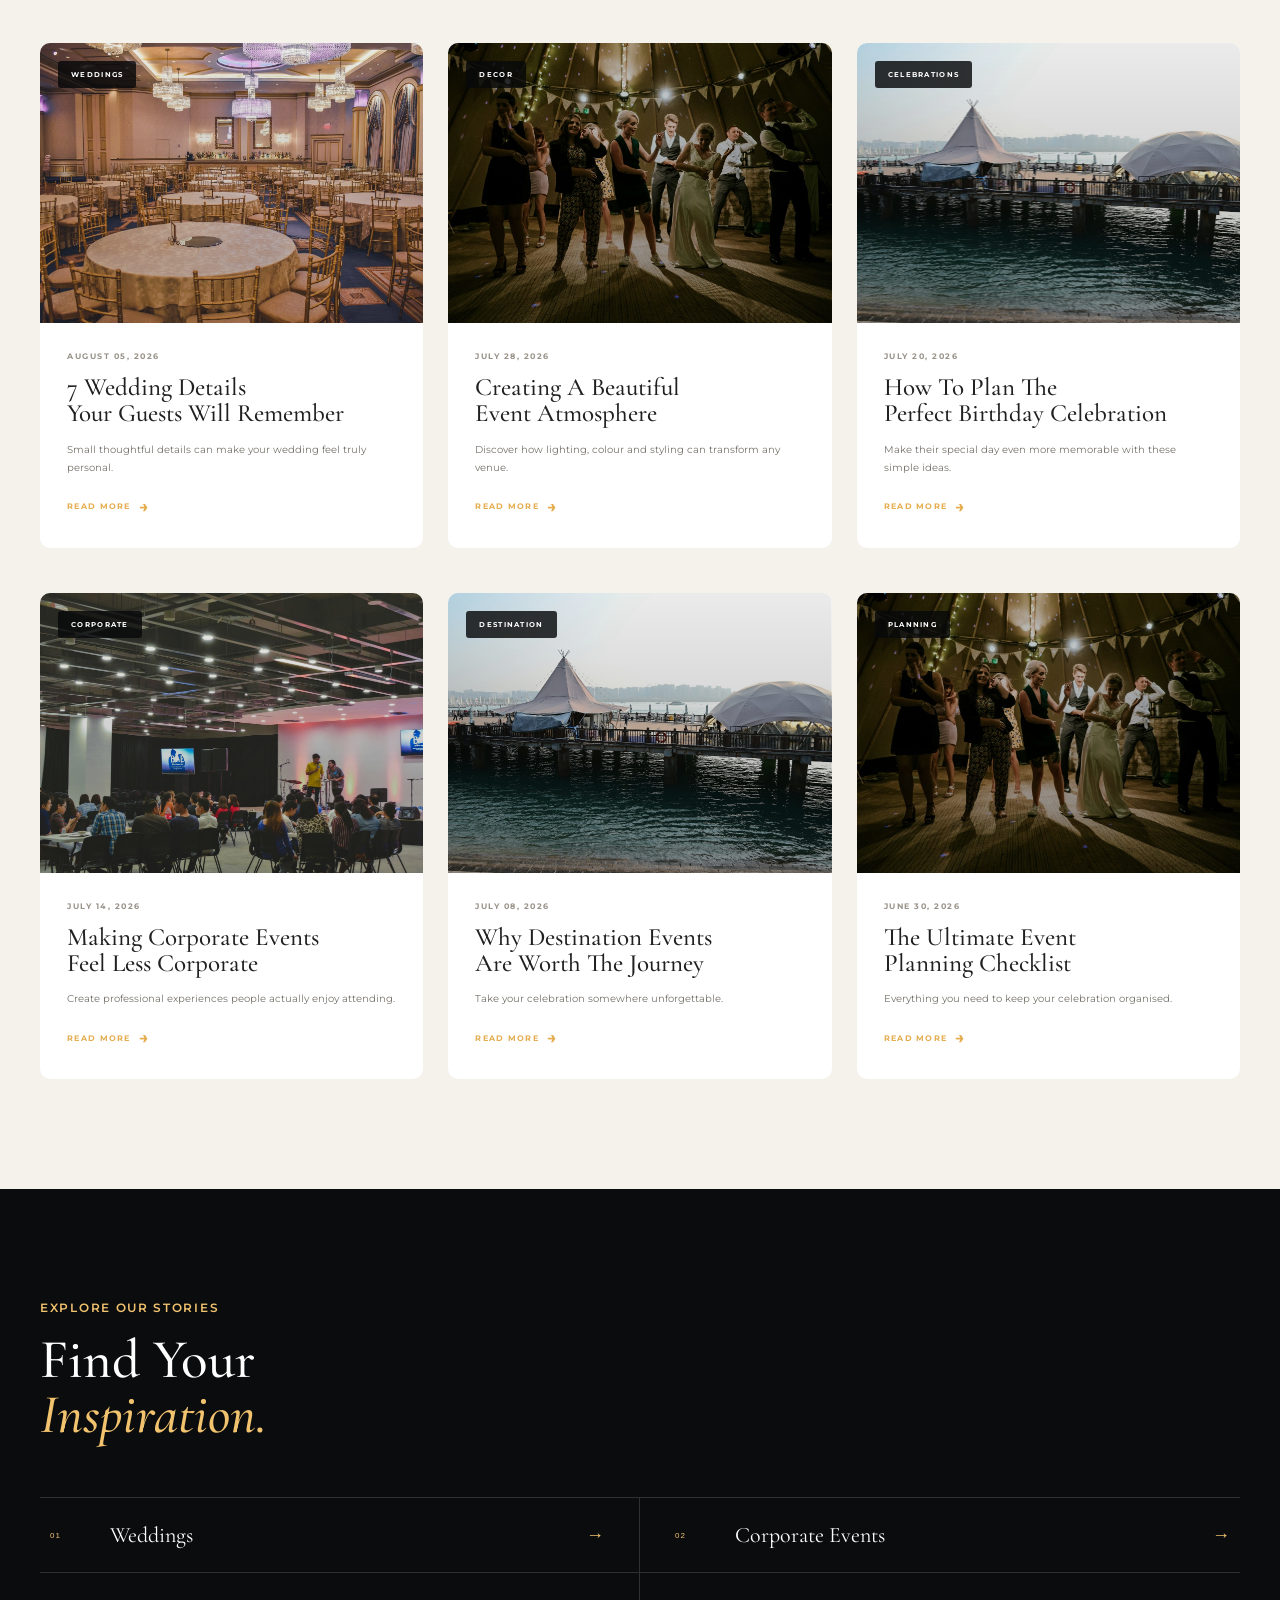
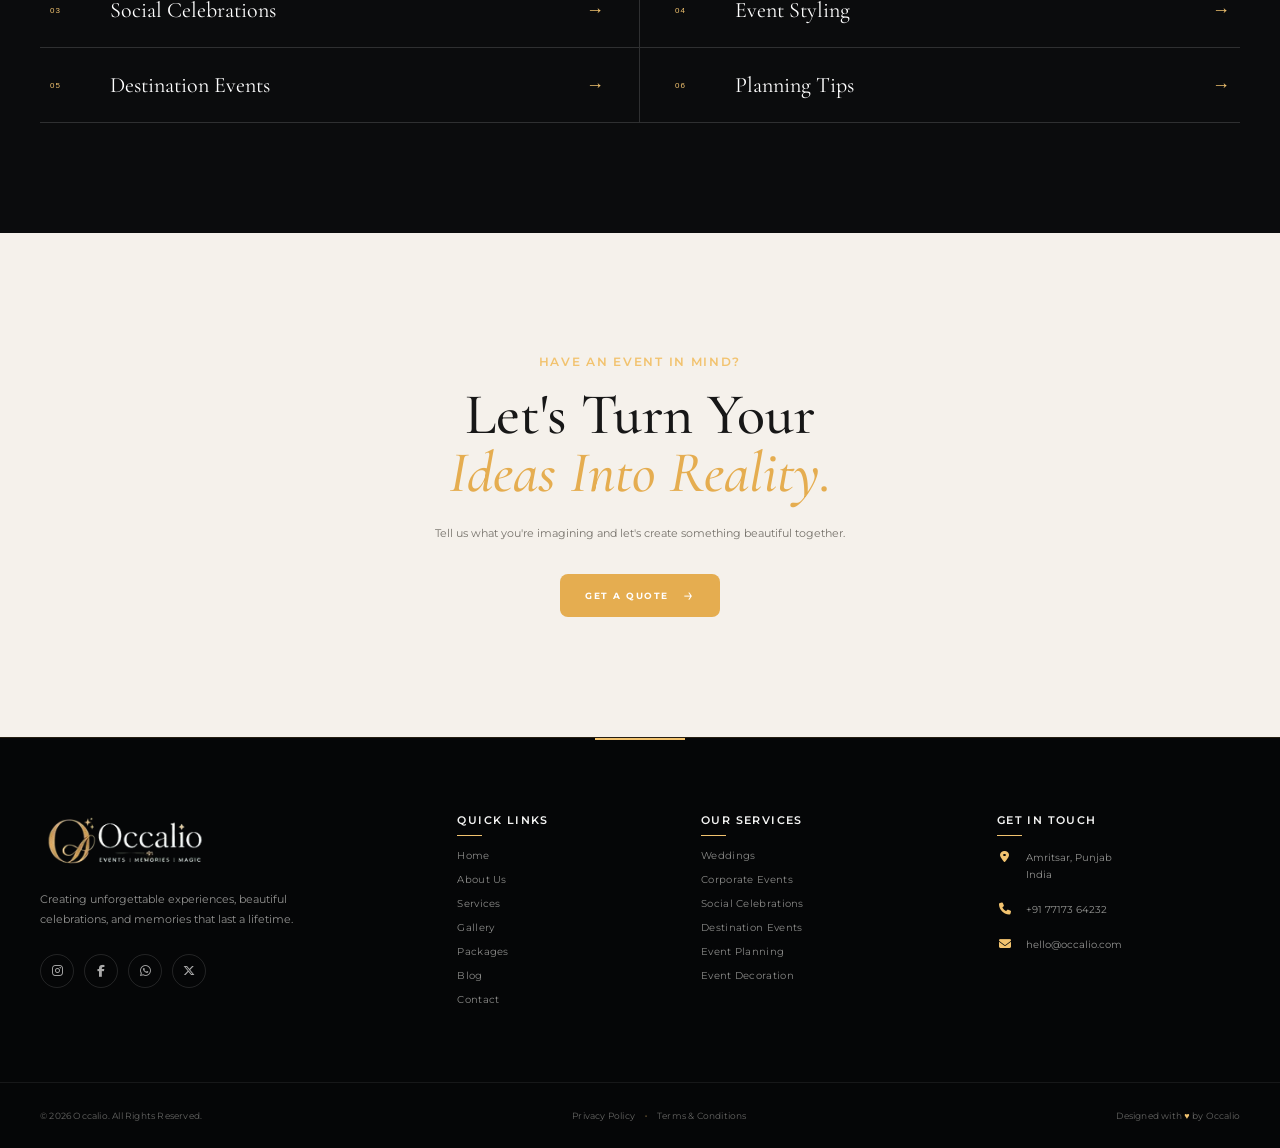
<file: blog.html>
<!DOCTYPE html>
<html lang="en">
<head>
  <meta charset="UTF-8">
  <meta name="viewport" content="width=device-width, initial-scale=1.0">
  <meta name="description" content="Occalio Events — unforgettable memories, beautifully planned.">
  <title>Occalio — Events | Memories | Magic</title>
  <link rel="preconnect" href="https://fonts.googleapis.com">
  <link rel="preconnect" href="https://fonts.gstatic.com" crossorigin>
  <link href="https://fonts.googleapis.com/css2?family=Cormorant+Garamond:ital,wght@0,400;0,500;0,600;1,500;1,600&family=Montserrat:wght@400;500;600;700&display=swap" rel="stylesheet">
  <link rel="stylesheet" href="blog.css">
  <link rel="stylesheet" href="https://cdnjs.cloudflare.com/ajax/libs/font-awesome/6.5.2/css/all.min.css">
  <link
    rel="stylesheet"
    href="https://cdnjs.cloudflare.com/ajax/libs/font-awesome/6.5.2/css/all.min.css">
</head>
<body>
    <header class="site-header">
    <div class="container nav-wrap">
      <a class="brand" href="index.html" aria-label="Occalio home">
        <img src="images/occalio_logo.png" alt="Occalio logo">
      </a>

      <button class="menu-toggle" aria-label="Open menu" aria-expanded="false">
        <span></span><span></span><span></span>
      </button>


<nav class="main-nav" aria-label="Main navigation">

    <a href="index.html">HOME</a>

    <a href="about.html">ABOUT US</a>

    <a href="services.html">SERVICES</a>

    <a href="gallery.html">GALLERY</a>

    <a href="package.html">PACKAGES</a>

    <a class="active" href="blog.html">BLOG</a>

    <a href="contact.html">CONTACT</a>

</nav>

<a href="contact.html" class="quote-btn">
    GET A QUOTE
</a>

    </div>
  </header>

<!-- =====================================================
     BLOG HERO
===================================================== -->

<section class="blog-hero">

    <div class="container">

        <p class="eyebrow">
            FROM THE BLOG
        </p>

        <h1>
            Ideas For Your
            <br>
            <em>Perfect Day.</em>
        </h1>

        <p class="blog-hero-text">
            Inspiration, ideas and helpful guides
            to make your next celebration beautiful,
            memorable and completely yours.
        </p>

    </div>

</section>


<!-- =====================================================
     FEATURED ARTICLE
===================================================== -->

<section class="featured-blog">

    <div class="container">

        <div class="featured-blog-grid">

            <!-- IMAGE -->

            <div class="featured-blog-image">

                <div class="featured-label">
                    FEATURED
                </div>

            </div>


            <!-- CONTENT -->

            <div class="featured-blog-content">

                <p class="eyebrow dark">
                    WEDDINGS
                </p>

                <h2>
                    How To Plan A Wedding
                    <br>
                    <em>You'll Truly Love.</em>
                </h2>

                <p class="blog-date">
                    AUGUST 08, 2026
                </p>

                <p>
                    Planning your wedding should feel exciting,
                    not overwhelming. From choosing your venue
                    to creating the perfect atmosphere, discover
                    the details that can turn your wedding day
                    into an unforgettable experience.
                </p>

                <a href="#" class="text-link">
                    READ ARTICLE
                    <span>→</span>
                </a>

            </div>

        </div>

    </div>

</section>


<!-- =====================================================
     LATEST ARTICLES
===================================================== -->

<section class="latest-blog">

    <div class="container">

        <div class="blog-section-heading">

            <div>

                <p class="eyebrow dark">
                    LATEST ARTICLES
                </p>

                <h2>
                    Inspiration For
                    <br>
                    <em>Your Celebration.</em>
                </h2>

            </div>

        </div>


        <div class="blog-grid">


            <!-- ARTICLE 01 -->

            <article class="blog-card">

                <div class="blog-card-image blog-image-one">

                    <span class="blog-category">
                        WEDDINGS
                    </span>

                </div>

                <div class="blog-card-content">

                    <p class="blog-date">
                        AUGUST 05, 2026
                    </p>

                    <h3>
                        7 Wedding Details
                        <br>
                        Your Guests Will Remember
                    </h3>

                    <p>
                        Small thoughtful details can make
                        your wedding feel truly personal.
                    </p>

                    <a href="#" class="blog-read-more">
                        READ MORE
                        <span>→</span>
                    </a>

                </div>

            </article>


            <!-- ARTICLE 02 -->

            <article class="blog-card">

                <div class="blog-card-image blog-image-two">

                    <span class="blog-category">
                        DECOR
                    </span>

                </div>

                <div class="blog-card-content">

                    <p class="blog-date">
                        JULY 28, 2026
                    </p>

                    <h3>
                        Creating A Beautiful
                        <br>
                        Event Atmosphere
                    </h3>

                    <p>
                        Discover how lighting, colour and
                        styling can transform any venue.
                    </p>

                    <a href="#" class="blog-read-more">
                        READ MORE
                        <span>→</span>
                    </a>

                </div>

            </article>


            <!-- ARTICLE 03 -->

            <article class="blog-card">

                <div class="blog-card-image blog-image-three">

                    <span class="blog-category">
                        CELEBRATIONS
                    </span>

                </div>

                <div class="blog-card-content">

                    <p class="blog-date">
                        JULY 20, 2026
                    </p>

                    <h3>
                        How To Plan The
                        <br>
                        Perfect Birthday Celebration
                    </h3>

                    <p>
                        Make their special day even more
                        memorable with these simple ideas.
                    </p>

                    <a href="#" class="blog-read-more">
                        READ MORE
                        <span>→</span>
                    </a>

                </div>

            </article>


            <!-- ARTICLE 04 -->

            <article class="blog-card">

                <div class="blog-card-image blog-image-four">

                    <span class="blog-category">
                        CORPORATE
                    </span>

                </div>

                <div class="blog-card-content">

                    <p class="blog-date">
                        JULY 14, 2026
                    </p>

                    <h3>
                        Making Corporate Events
                        <br>
                        Feel Less Corporate
                    </h3>

                    <p>
                        Create professional experiences
                        people actually enjoy attending.
                    </p>

                    <a href="#" class="blog-read-more">
                        READ MORE
                        <span>→</span>
                    </a>

                </div>

            </article>


            <!-- ARTICLE 05 -->

            <article class="blog-card">

                <div class="blog-card-image blog-image-five">

                    <span class="blog-category">
                        DESTINATION
                    </span>

                </div>

                <div class="blog-card-content">

                    <p class="blog-date">
                        JULY 08, 2026
                    </p>

                    <h3>
                        Why Destination Events
                        <br>
                        Are Worth The Journey
                    </h3>

                    <p>
                        Take your celebration somewhere
                        unforgettable.
                    </p>

                    <a href="#" class="blog-read-more">
                        READ MORE
                        <span>→</span>
                    </a>

                </div>

            </article>


            <!-- ARTICLE 06 -->

            <article class="blog-card">

                <div class="blog-card-image blog-image-six">

                    <span class="blog-category">
                        PLANNING
                    </span>

                </div>

                <div class="blog-card-content">

                    <p class="blog-date">
                        JUNE 30, 2026
                    </p>

                    <h3>
                        The Ultimate Event
                        <br>
                        Planning Checklist
                    </h3>

                    <p>
                        Everything you need to keep
                        your celebration organised.
                    </p>

                    <a href="#" class="blog-read-more">
                        READ MORE
                        <span>→</span>
                    </a>

                </div>

            </article>

        </div>

    </div>

</section>


<!-- =====================================================
     BLOG CATEGORIES
===================================================== -->

<section class="blog-categories">

    <div class="container">

        <div class="categories-heading">

            <p class="eyebrow">
                EXPLORE OUR STORIES
            </p>

            <h2>
                Find Your
                <br>
                <em>Inspiration.</em>
            </h2>

        </div>


        <div class="category-list">

            <a href="#" class="category-item">
                <span>01</span>
                Weddings
                <strong>→</strong>
            </a>

            <a href="#" class="category-item">
                <span>02</span>
                Corporate Events
                <strong>→</strong>
            </a>

            <a href="#" class="category-item">
                <span>03</span>
                Social Celebrations
                <strong>→</strong>
            </a>

            <a href="#" class="category-item">
                <span>04</span>
                Event Styling
                <strong>→</strong>
            </a>

            <a href="#" class="category-item">
                <span>05</span>
                Destination Events
                <strong>→</strong>
            </a>

            <a href="#" class="category-item">
                <span>06</span>
                Planning Tips
                <strong>→</strong>
            </a>

        </div>

    </div>

</section>


<!-- =====================================================
     BLOG CTA
===================================================== -->

<section class="blog-cta">

    <div class="container">

        <p class="eyebrow">
            HAVE AN EVENT IN MIND?
        </p>

        <h2>
            Let's Turn Your
            <br>
            <em>Ideas Into Reality.</em>
        </h2>

        <p>
            Tell us what you're imagining
            and let's create something beautiful together.
        </p>

        <a href="contact.html" class="btn btn-gold">
            GET A QUOTE
            <span>→</span>
        </a>

    </div>

</section>


<footer class="site-footer">

    <div class="container footer-main">

        <!-- BRAND -->
        <div class="footer-brand">

            <a href="index.html" class="footer-logo">
                <img src="images/occalio_logo.png" alt="Occalio">
            </a>

            <p>
                Creating unforgettable experiences,
                beautiful celebrations, and memories
                that last a lifetime.
            </p>

            <div class="footer-socials">

    <!-- Instagram -->
    <a href="#" aria-label="Instagram">
        <i class="fa-brands fa-instagram"></i>
    </a>

    <!-- Facebook -->
    <a href="#" aria-label="Facebook">
        <i class="fa-brands fa-facebook-f"></i>
    </a>

    <!-- WhatsApp -->
    <a href="#" aria-label="WhatsApp">
        <i class="fa-brands fa-whatsapp"></i>
    </a>

    <!-- X / Twitter -->
    <a href="#" aria-label="X">
        <i class="fa-brands fa-x-twitter"></i>
    </a>

</div>

        </div>


        <!-- QUICK LINKS -->
        <div class="footer-column">

            <h3>QUICK LINKS</h3>

            <a href="index.html">Home</a>
            <a href="about.html">About Us</a>
            <a href="services.html">Services</a>
            <a href="gallery.html">Gallery</a>
            <a href="packages.html">Packages</a>
            <a href="blog.html">Blog</a>
            <a href="contact.html">Contact</a>

        </div>


        <!-- SERVICES -->
        <div class="footer-column">

            <h3>OUR SERVICES</h3>

            <a href="services.html">Weddings</a>
            <a href="services.html">Corporate Events</a>
            <a href="services.html">Social Celebrations</a>
            <a href="services.html">Destination Events</a>
            <a href="services.html">Event Planning</a>
            <a href="services.html">Event Decoration</a>

        </div>


        <!-- CONTACT -->
        <div class="footer-column footer-contact">

            <h3>GET IN TOUCH</h3>

            <div class="contact-item">
                <i class="fa-solid fa-location-dot"></i>
                <span>
                    Amritsar, Punjab<br>
                    India
                </span>
            </div>

            <div class="contact-item">
                <i class="fa-solid fa-phone"></i>
                <a href="tel:+917717364232">
                    +91 77173 64232
                </a>
            </div>

            <div class="contact-item">
                <i class="fa-solid fa-envelope"></i>
                <a href="mailto:hello@occalio.com">
                    hello@occalio.com
                </a>
            </div>

        </div>

    </div>

    

    
    <!-- FOOTER BOTTOM -->

    <div class="footer-bottom">

        <div class="container footer-bottom-inner">

            <p>
                © 2026 Occalio. All Rights Reserved.
            </p>

            <div>
                <a href="#">Privacy Policy</a>
                <span>•</span>
                <a href="#">Terms & Conditions</a>
            </div>

            <p class="footer-credit">
                Designed with <span>♥</span> by Occalio
            </p>

        </div>

    </div>

</footer>
<script>
    const toggle = document.querySelector('.menu-toggle');
    const nav = document.querySelector('.main-nav');

    toggle.addEventListener('click', () => {
      const open = nav.classList.toggle('open');
      toggle.setAttribute('aria-expanded', open);
    });

    document.querySelectorAll('.main-nav a').forEach(link => {
      link.addEventListener('click', () => nav.classList.remove('open'));
    });
  </script>
</body>
</html>
</file>
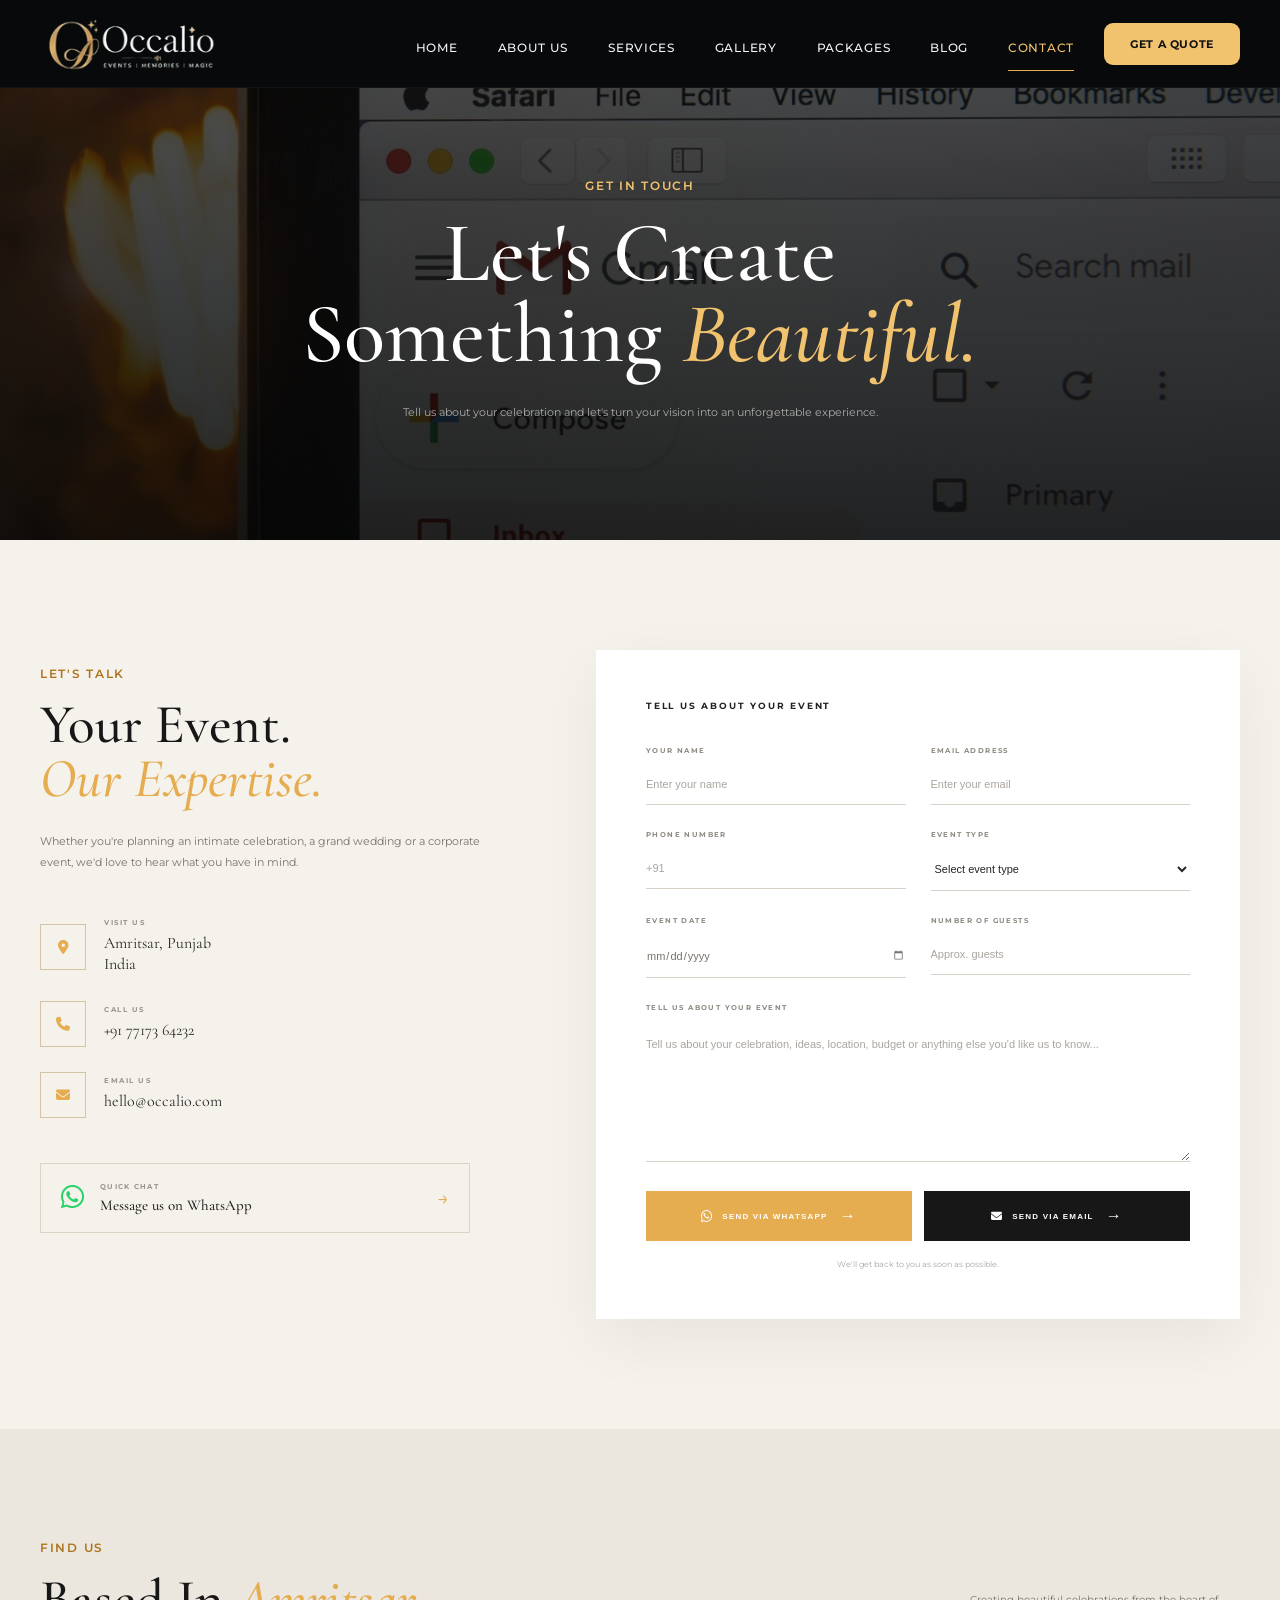
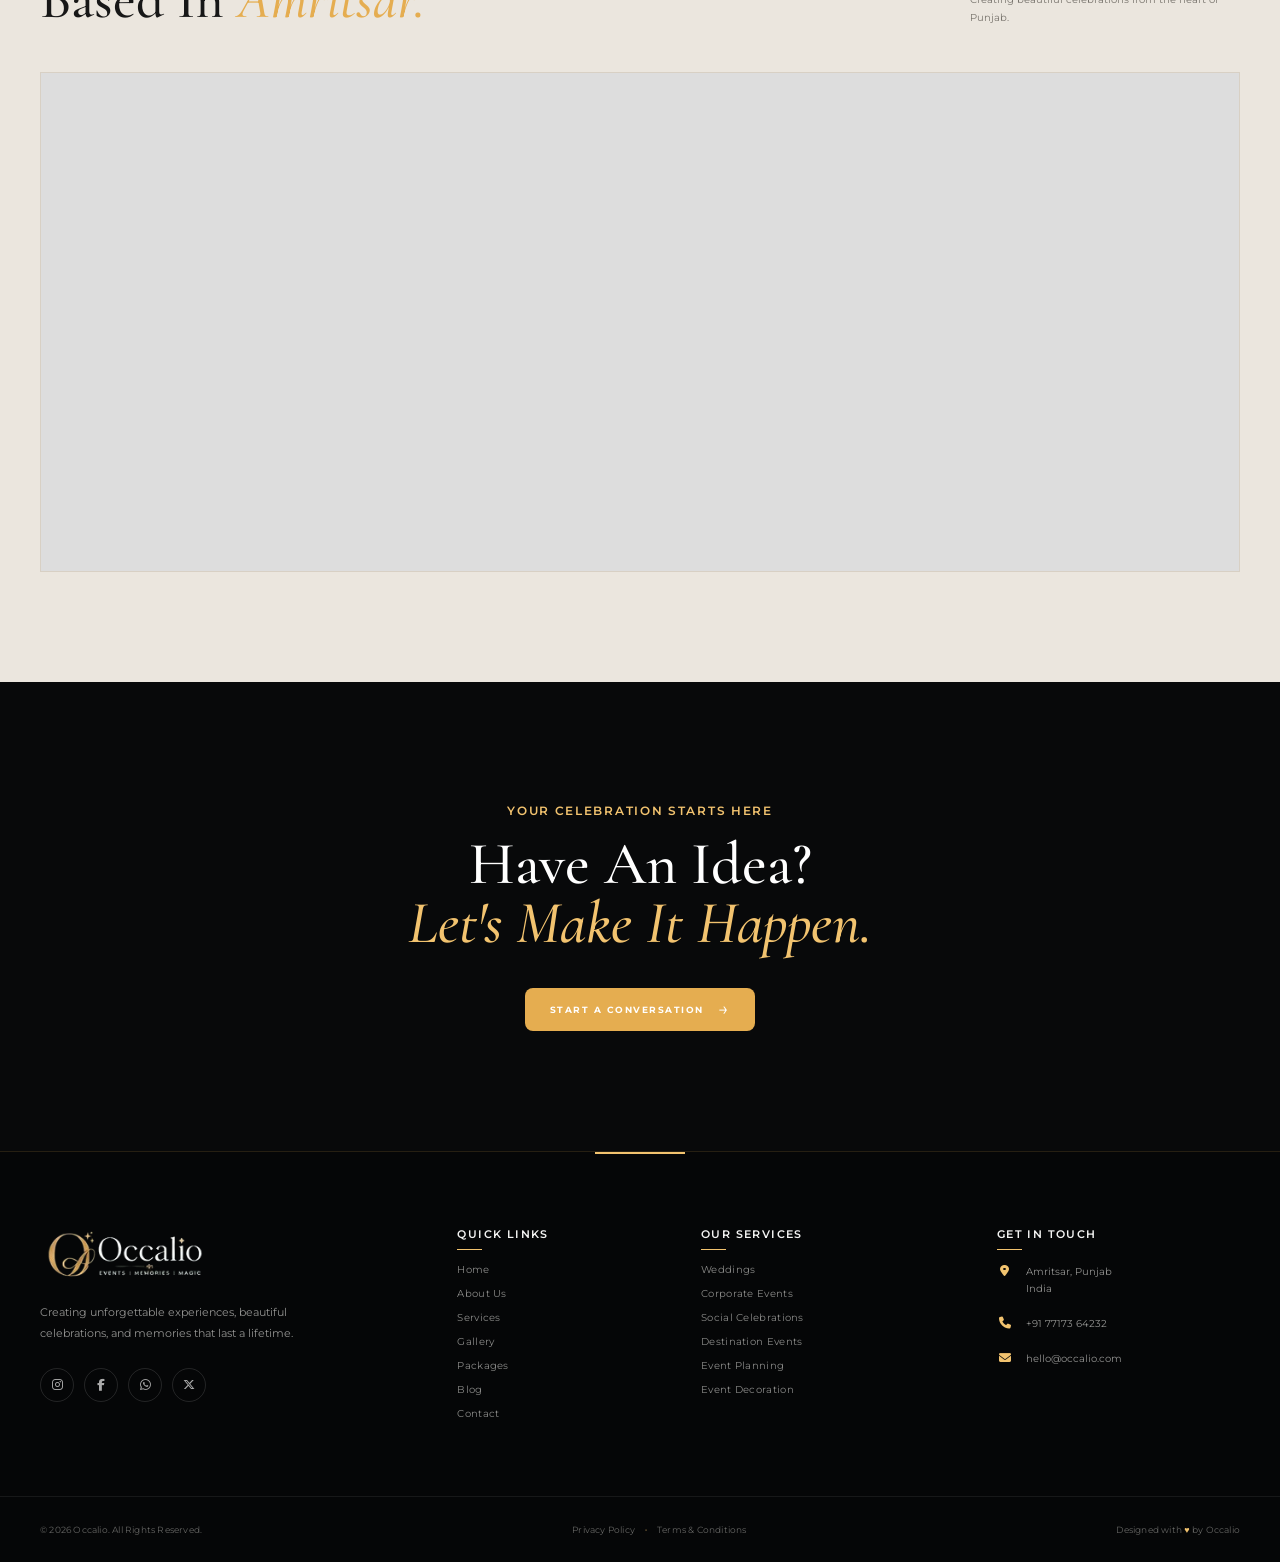
<file: contact.html>
<!DOCTYPE html>
<html lang="en">
<head>
  <meta charset="UTF-8">
  <meta name="viewport" content="width=device-width, initial-scale=1.0">
  <meta name="description" content="Occalio Events — unforgettable memories, beautifully planned.">
  <title>Occalio — Events | Memories | Magic</title>
  <link rel="preconnect" href="https://fonts.googleapis.com">
  <link rel="preconnect" href="https://fonts.gstatic.com" crossorigin>
  <link href="https://fonts.googleapis.com/css2?family=Cormorant+Garamond:ital,wght@0,400;0,500;0,600;1,500;1,600&family=Montserrat:wght@400;500;600;700&display=swap" rel="stylesheet">
  <link rel="stylesheet" href="contact.css">
  <link rel="stylesheet" href="https://cdnjs.cloudflare.com/ajax/libs/font-awesome/6.5.2/css/all.min.css">
  <link
    rel="stylesheet"
    href="https://cdnjs.cloudflare.com/ajax/libs/font-awesome/6.5.2/css/all.min.css">
</head>
<body>
    <header class="site-header">
    <div class="container nav-wrap">
      <a class="brand" href="index.html" aria-label="Occalio home">
        <img src="images/occalio_logo.png" alt="Occalio logo">
      </a>

      <button class="menu-toggle" aria-label="Open menu" aria-expanded="false">
        <span></span><span></span><span></span>
      </button>

      

<nav class="main-nav" aria-label="Main navigation">

    <a href="index.html">HOME</a>

    <a href="about.html">ABOUT US</a>

    <a href="services.html">SERVICES</a>

    <a href="gallery.html">GALLERY</a>

    <a href="package.html">PACKAGES</a>

    <a  href="blog.html">BLOG</a>

    <a class="active" href="contact.html">CONTACT</a>

</nav>

<a href="contact.html" class="quote-btn">
    GET A QUOTE
</a>

    </div>
  </header>

<!-- =====================================================
     CONTACT HERO
===================================================== -->

<section class="contact-hero">

    <div class="container">

        <p class="eyebrow">
            GET IN TOUCH
        </p>

        <h1>
            Let's Create
            <br>
            Something <em>Beautiful.</em>
        </h1>

        <p class="contact-hero-text">
            Tell us about your celebration and
            let's turn your vision into an
            unforgettable experience.
        </p>

    </div>

</section>


<!-- =====================================================
     CONTACT SECTION
===================================================== -->

<section class="contact-main">

    <div class="container">

        <div class="contact-grid">

            <!-- LEFT CONTENT -->

            <div class="contact-info">

                <p class="eyebrow dark">
                    LET'S TALK
                </p>

                <h2>
                    Your Event.
                    <br>
                    <em>Our Expertise.</em>
                </h2>

                <p class="contact-description">
                    Whether you're planning an intimate
                    celebration, a grand wedding or a
                    corporate event, we'd love to hear
                    what you have in mind.
                </p>


                <!-- CONTACT DETAILS -->

                <div class="contact-details">

                    <div class="contact-detail">

                        <div class="contact-detail-icon">
                            <i class="fa-solid fa-location-dot"></i>
                        </div>

                        <div>
                            <span>VISIT US</span>

                            <p>
                                Amritsar, Punjab<br>
                                India
                            </p>
                        </div>

                    </div>


                    <div class="contact-detail">

                        <div class="contact-detail-icon">
                            <i class="fa-solid fa-phone"></i>
                        </div>

                        <div>
                            <span>CALL US</span>

                            <a href="tel:+917717364232">
                                +91 77173 64232
                            </a>
                        </div>

                    </div>


                    <div class="contact-detail">

                        <div class="contact-detail-icon">
                            <i class="fa-solid fa-envelope"></i>
                        </div>

                        <div>
                            <span>EMAIL US</span>

                            <a href="mailto:hello@occalio.com">
                                hello@occalio.com
                            </a>
                        </div>

                    </div>

                </div>


                <!-- WHATSAPP -->

                <a
                    href="https://wa.me/917717364232"
                    target="_blank"
                    class="whatsapp-direct"
                >

                    <i class="fa-brands fa-whatsapp"></i>

                    <div>
                        <span>QUICK CHAT</span>
                        <strong>Message us on WhatsApp</strong>
                    </div>

                    <b>→</b>

                </a>

            </div>


            <!-- CONTACT FORM -->

            <div class="contact-form-wrapper">

                <p class="form-title">
                    TELL US ABOUT YOUR EVENT
                </p>

                <form
                    id="contactForm"
                    onsubmit="sendWhatsApp(event)"
                >

                    <div class="form-row">

                        <div class="form-group">

                            <label for="name">
                                YOUR NAME
                            </label>

                            <input
                                type="text"
                                id="name"
                                placeholder="Enter your name"
                                required
                            >

                        </div>


                        <div class="form-group">

                            <label for="email">
                                EMAIL ADDRESS
                            </label>

                            <input
                                type="email"
                                id="email"
                                placeholder="Enter your email"
                                required
                            >

                        </div>

                    </div>


                    <div class="form-row">

                        <div class="form-group">

                            <label for="phone">
                                PHONE NUMBER
                            </label>

                            <input
                                type="tel"
                                id="phone"
                                placeholder="+91"
                                required
                            >

                        </div>


                        <div class="form-group">

                            <label for="event">
                                EVENT TYPE
                            </label>

                            <select id="event" required>

                                <option value="">
                                    Select event type
                                </option>

                                <option value="Wedding">
                                    Wedding
                                </option>

                                <option value="Corporate Event">
                                    Corporate Event
                                </option>

                                <option value="Birthday">
                                    Birthday
                                </option>

                                <option value="Anniversary">
                                    Anniversary
                                </option>

                                <option value="Destination Event">
                                    Destination Event
                                </option>

                                <option value="Other">
                                    Other
                                </option>

                            </select>

                        </div>

                    </div>


                    <div class="form-row">

                        <div class="form-group">

                            <label for="date">
                                EVENT DATE
                            </label>

                            <input
                                type="date"
                                id="date"
                            >

                        </div>


                        <div class="form-group">

                            <label for="guests">
                                NUMBER OF GUESTS
                            </label>

                            <input
                                type="number"
                                id="guests"
                                placeholder="Approx. guests"
                                min="1"
                            >

                        </div>

                    </div>


                    <div class="form-group">

                        <label for="message">
                            TELL US ABOUT YOUR EVENT
                        </label>

                        <textarea
                            id="message"
                            rows="6"
                            placeholder="Tell us about your celebration, ideas, location, budget or anything else you'd like us to know..."
                            required
                        ></textarea>

                    </div>


                    <div class="form-buttons">

                        <button
                            type="submit"
                            class="contact-submit"
                        >

                            <i class="fa-brands fa-whatsapp"></i>

                            SEND VIA WHATSAPP

                            <span>→</span>

                        </button>


                        <button
                            type="button"
                            class="email-submit"
                            onclick="sendEmail()"
                        >

                            <i class="fa-solid fa-envelope"></i>

                            SEND VIA EMAIL

                            <span>→</span>

                        </button>

                    </div>


                    <p class="form-note">
                        We'll get back to you as soon as possible.
                    </p>

                </form>

            </div>

        </div>

    </div>

</section>


<!-- =====================================================
     MAP SECTION
===================================================== -->

<section class="contact-map-section">

    <div class="container">

        <div class="map-heading">

            <div>

                <p class="eyebrow dark">
                    FIND US
                </p>

                <h2>
                    Based In
                    <em>Amritsar.</em>
                </h2>

            </div>

            <p>
                Creating beautiful celebrations
                from the heart of Punjab.
            </p>

        </div>


        <div class="map-wrapper">

            <iframe
                src="https://www.google.com/maps?q=Amritsar%2C%20Punjab%2C%20India&output=embed"
                width="100%"
                height="500"
                style="border:0;"
                allowfullscreen=""
                loading="lazy"
                referrerpolicy="no-referrer-when-downgrade">
            </iframe>

        </div>

    </div>

</section>


<!-- =====================================================
     CONTACT CTA
===================================================== -->

<section class="contact-final">

    <div class="container">

        <p class="eyebrow">
            YOUR CELEBRATION STARTS HERE
        </p>

        <h2>
            Have An Idea?
            <br>
            <em>Let's Make It Happen.</em>
        </h2>

        <a
            href="https://wa.me/917717364232"
            target="_blank"
            class="btn btn-gold"
        >
            START A CONVERSATION
            <span>→</span>
        </a>

    </div>

</section>




<footer class="site-footer">

    <div class="container footer-main">

        <!-- BRAND -->
        <div class="footer-brand">

            <a href="index.html" class="footer-logo">
                <img src="images/occalio_logo.png" alt="Occalio">
            </a>

            <p>
                Creating unforgettable experiences,
                beautiful celebrations, and memories
                that last a lifetime.
            </p>

            <div class="footer-socials">

    <!-- Instagram -->
    <a href="#" aria-label="Instagram">
        <i class="fa-brands fa-instagram"></i>
    </a>

    <!-- Facebook -->
    <a href="#" aria-label="Facebook">
        <i class="fa-brands fa-facebook-f"></i>
    </a>

    <!-- WhatsApp -->
    <a href="#" aria-label="WhatsApp">
        <i class="fa-brands fa-whatsapp"></i>
    </a>

    <!-- X / Twitter -->
    <a href="#" aria-label="X">
        <i class="fa-brands fa-x-twitter"></i>
    </a>

</div>

        </div>


        <!-- QUICK LINKS -->
        <div class="footer-column">

            <h3>QUICK LINKS</h3>

            <a href="index.html">Home</a>
            <a href="about.html">About Us</a>
            <a href="services.html">Services</a>
            <a href="gallery.html">Gallery</a>
            <a href="packages.html">Packages</a>
            <a href="blog.html">Blog</a>
            <a href="contact.html">Contact</a>

        </div>


        <!-- SERVICES -->
        <div class="footer-column">

            <h3>OUR SERVICES</h3>

            <a href="services.html">Weddings</a>
            <a href="services.html">Corporate Events</a>
            <a href="services.html">Social Celebrations</a>
            <a href="services.html">Destination Events</a>
            <a href="services.html">Event Planning</a>
            <a href="services.html">Event Decoration</a>

        </div>


        <!-- CONTACT -->
        <div class="footer-column footer-contact">

            <h3>GET IN TOUCH</h3>

            <div class="contact-item">
                <i class="fa-solid fa-location-dot"></i>
                <span>
                    Amritsar, Punjab<br>
                    India
                </span>
            </div>

            <div class="contact-item">
                <i class="fa-solid fa-phone"></i>
                <a href="tel:+917717364232">
                    +91 77173 64232
                </a>
            </div>

            <div class="contact-item">
                <i class="fa-solid fa-envelope"></i>
                <a href="mailto:hello@occalio.com">
                    hello@occalio.com
                </a>
            </div>

        </div>

    </div>

    

    
    <!-- FOOTER BOTTOM -->

    <div class="footer-bottom">

        <div class="container footer-bottom-inner">

            <p>
                © 2026 Occalio. All Rights Reserved.
            </p>

            <div>
                <a href="#">Privacy Policy</a>
                <span>•</span>
                <a href="#">Terms & Conditions</a>
            </div>

            <p class="footer-credit">
                Designed with <span>♥</span> by Occalio
            </p>

        </div>

    </div>

</footer>
</body>
</html>
<script>
    function sendWhatsApp(event) {

    event.preventDefault();

    const name =
        document.getElementById("name").value;

    const email =
        document.getElementById("email").value;

    const phone =
        document.getElementById("phone").value;

    const eventType =
        document.getElementById("event").value;

    const date =
        document.getElementById("date").value;

    const guests =
        document.getElementById("guests").value;

    const message =
        document.getElementById("message").value;


    const whatsappMessage =
`Hello Occalio! 👋

I would like to enquire about an event.

*Name:* ${name}
*Email:* ${email}
*Phone:* ${phone}
*Event Type:* ${eventType}
*Event Date:* ${date || "Not decided yet"}
*Number of Guests:* ${guests || "Not specified"}

*Message:*
${message}

Thank you!`;


    const whatsappURL =
        "https://wa.me/917717364232?text="
        + encodeURIComponent(whatsappMessage);


    window.open(
        whatsappURL,
        "_blank"
    );

}


function sendEmail() {

    const name =
        document.getElementById("name").value;

    const email =
        document.getElementById("email").value;

    const phone =
        document.getElementById("phone").value;

    const eventType =
        document.getElementById("event").value;

    const date =
        document.getElementById("date").value;

    const guests =
        document.getElementById("guests").value;

    const message =
        document.getElementById("message").value;


    const subject =
        "New Event Enquiry - " + name;


    const body =
`Hello Occalio,

I would like to enquire about an event.

Name: ${name}
Email: ${email}
Phone: ${phone}
Event Type: ${eventType}
Event Date: ${date || "Not decided yet"}
Number of Guests: ${guests || "Not specified"}

Message:
${message}`;


    const mailto =
        "mailto:hello@occalio.com"
        + "?subject="
        + encodeURIComponent(subject)
        + "&body="
        + encodeURIComponent(body);


    window.location.href = mailto;

}

  const toggle = document.querySelector('.menu-toggle');
    const nav = document.querySelector('.main-nav');

    toggle.addEventListener('click', () => {
      const open = nav.classList.toggle('open');
      toggle.setAttribute('aria-expanded', open);
    });

    document.querySelectorAll('.main-nav a').forEach(link => {
      link.addEventListener('click', () => nav.classList.remove('open'));
    });

</script>
</file>
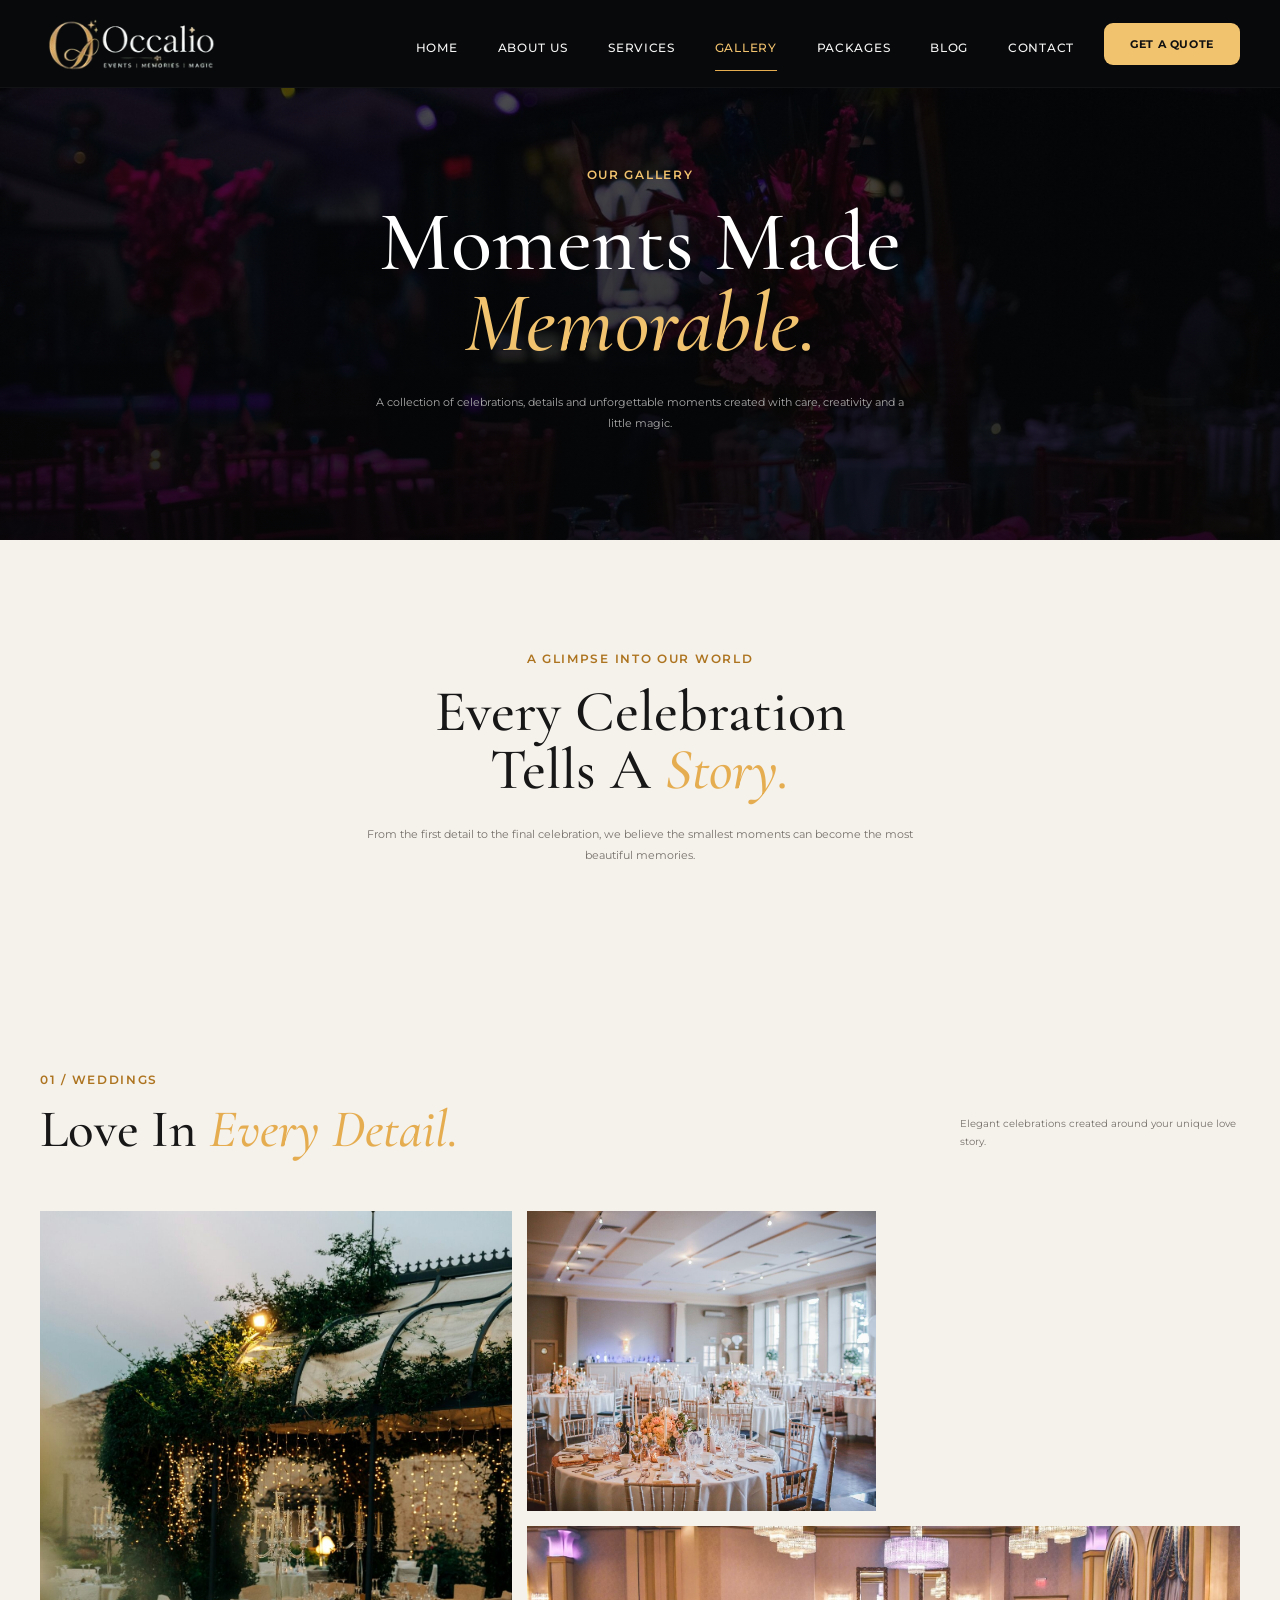
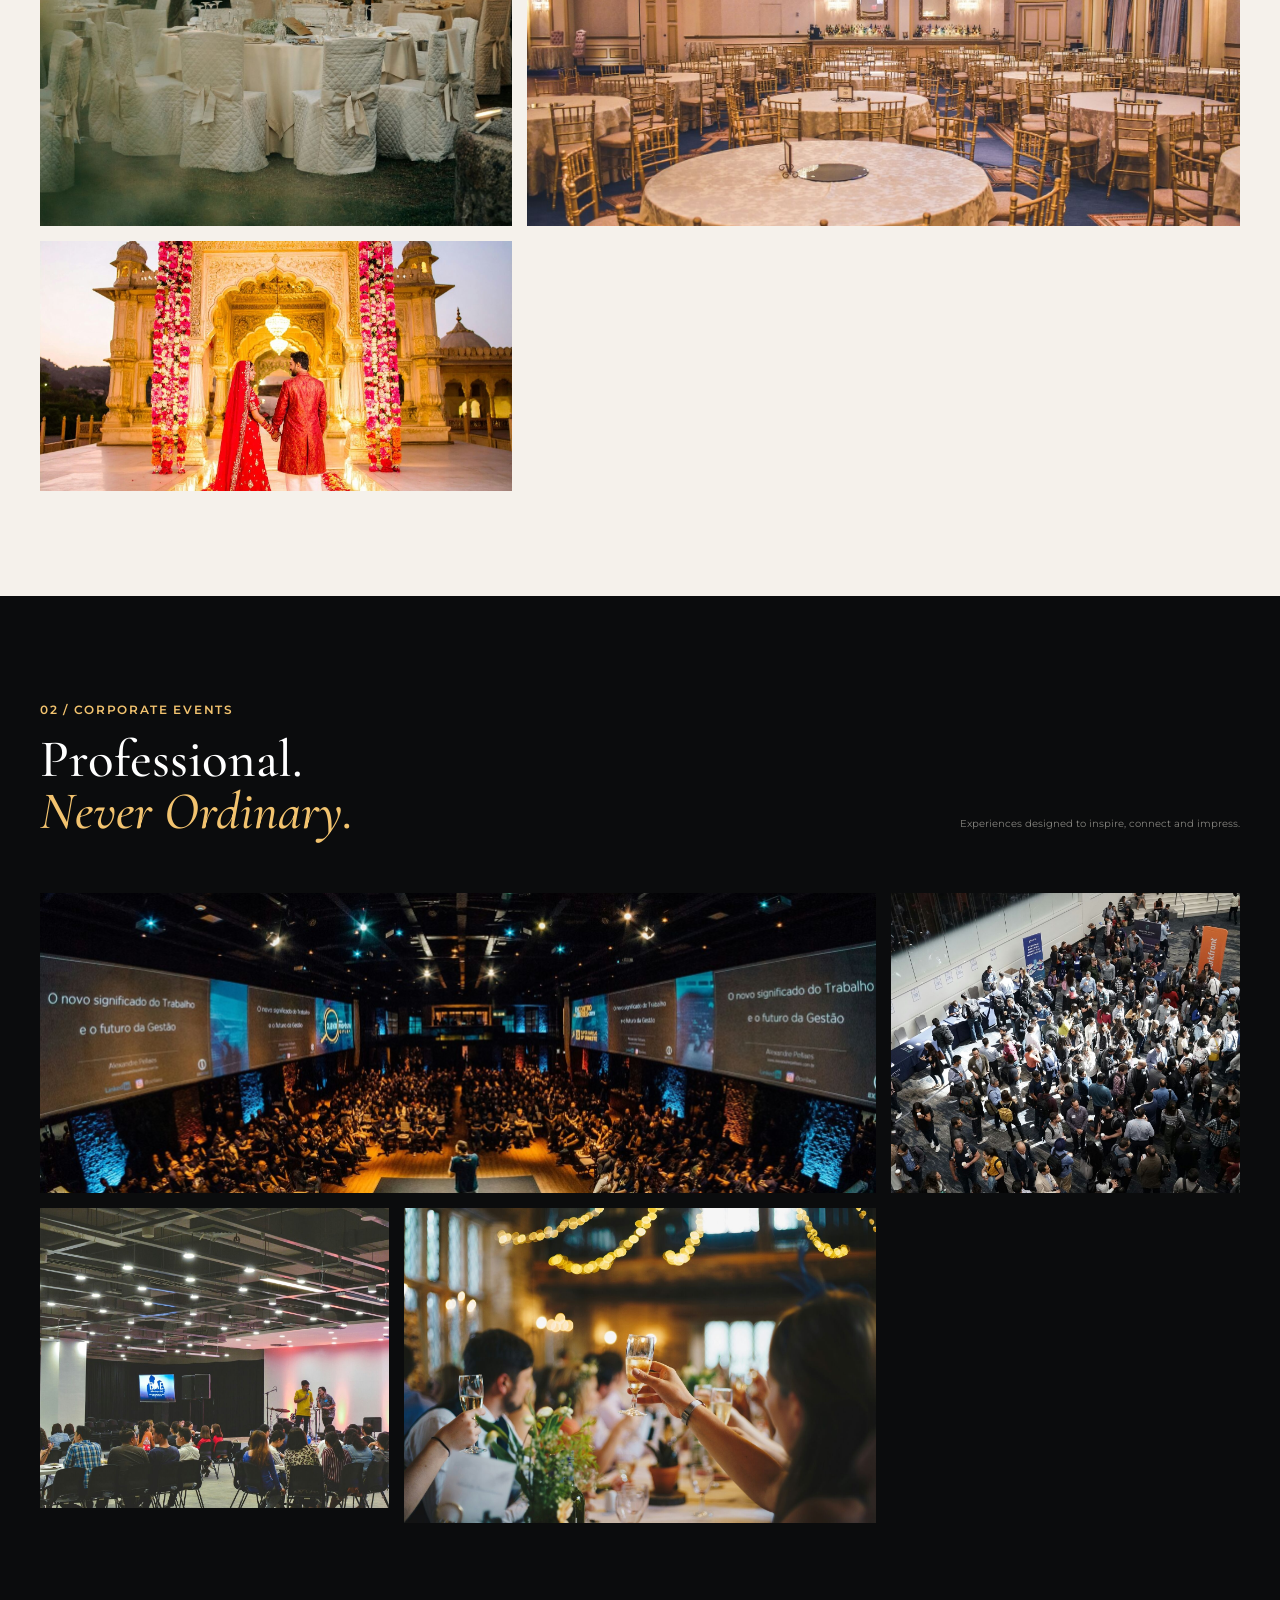
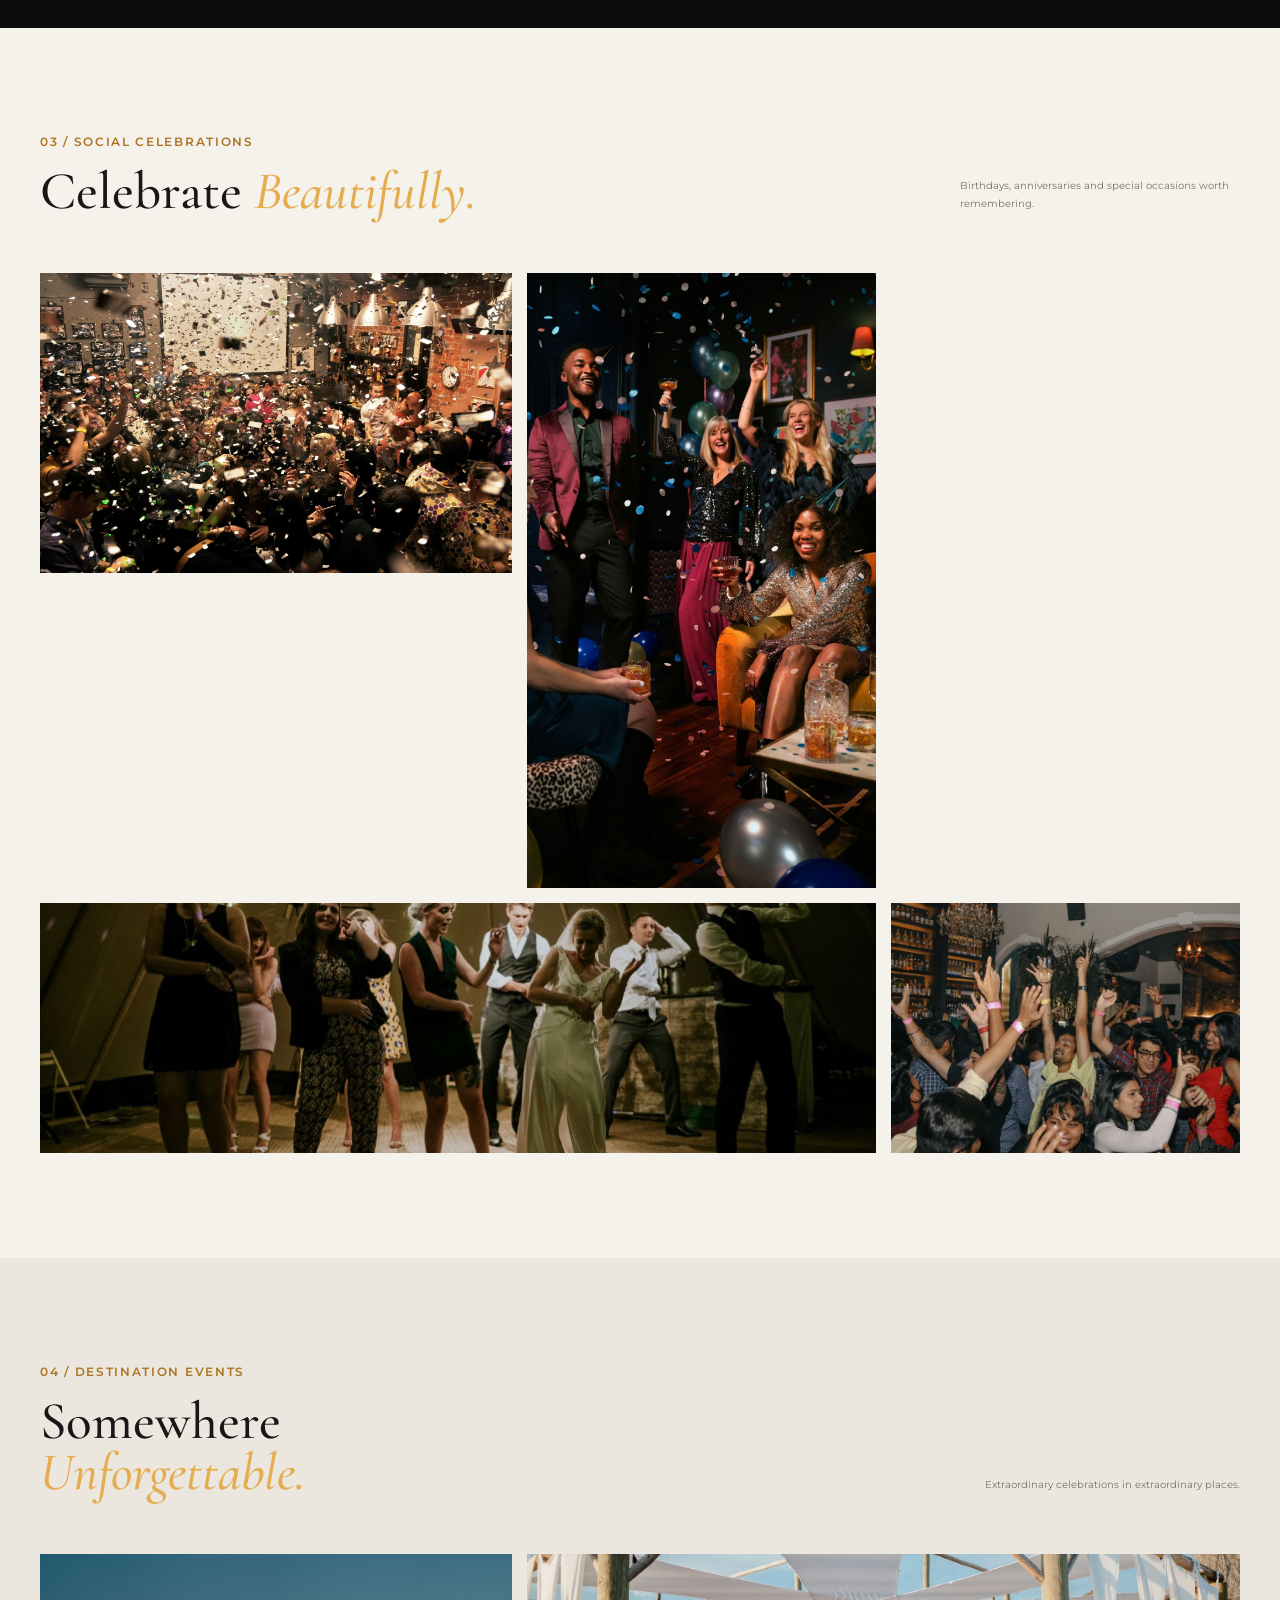
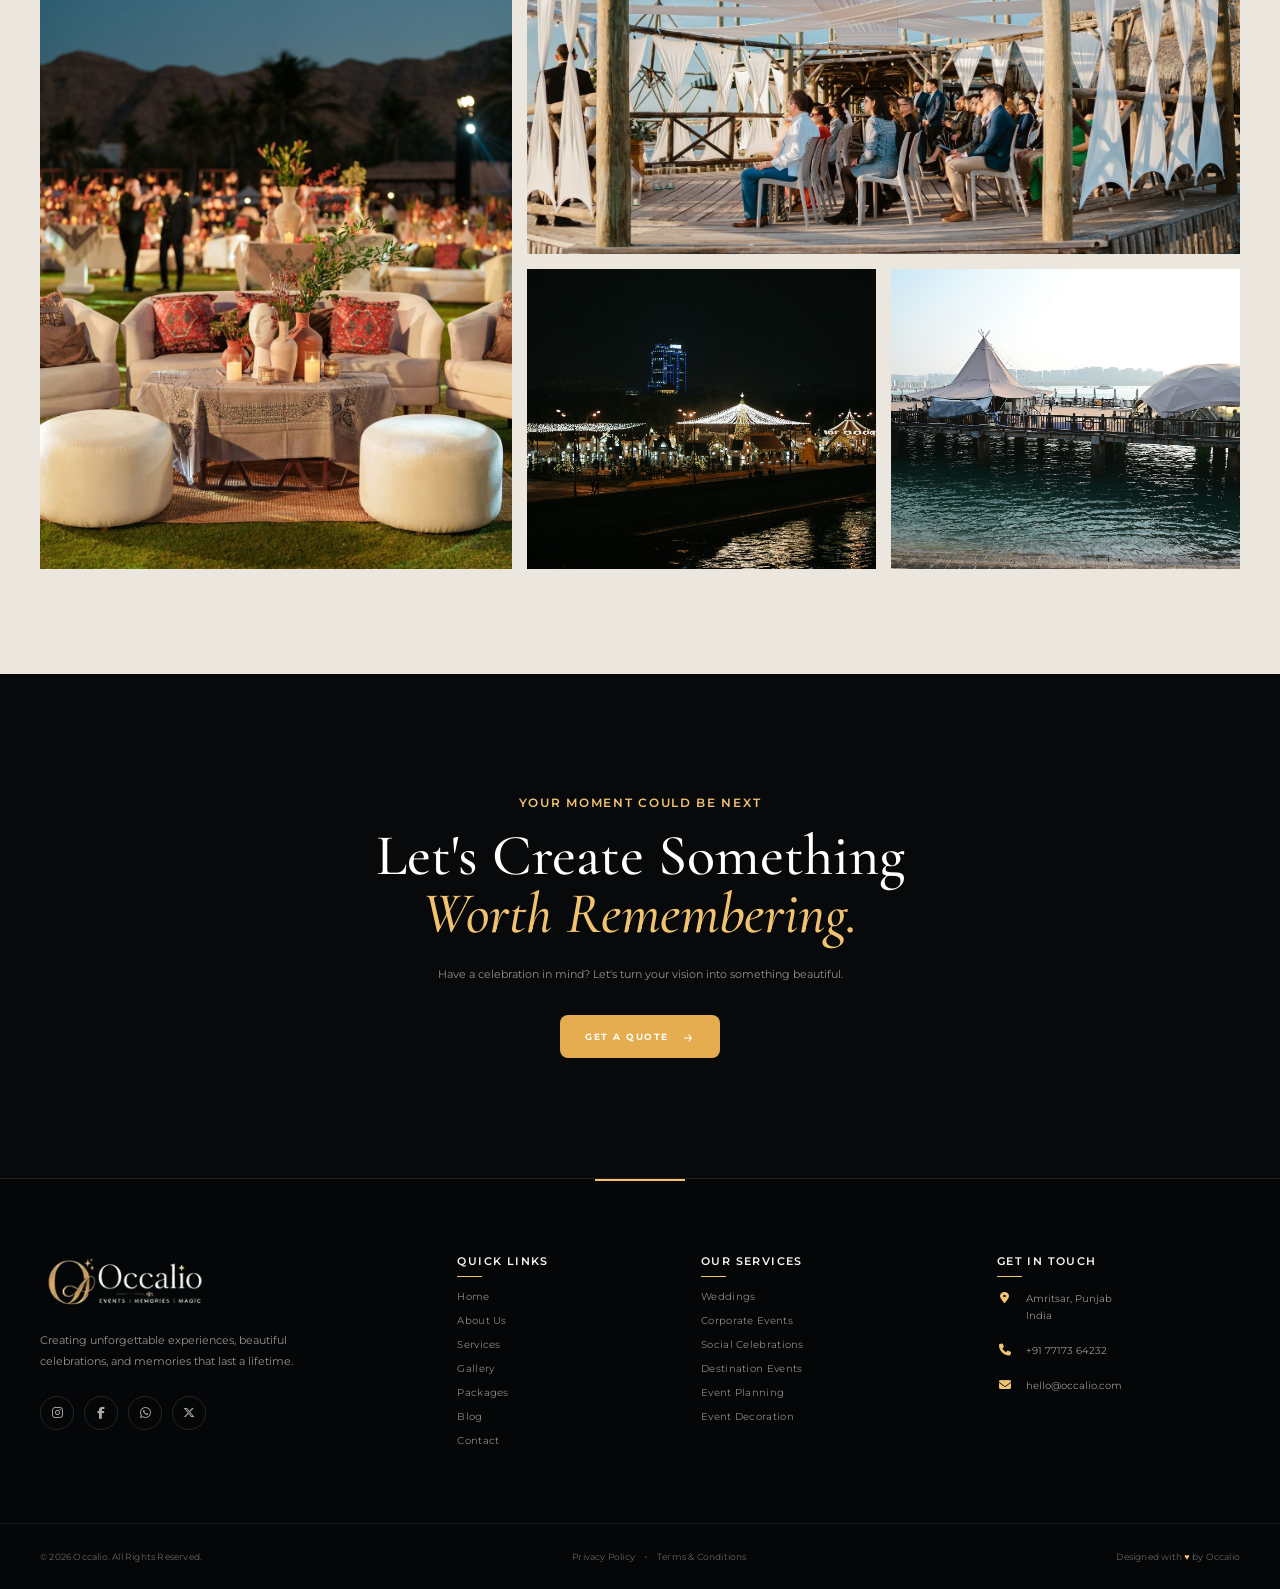
<file: gallery.html>
<!DOCTYPE html>
<html lang="en">

<head>
    <meta charset="UTF-8">
    <meta name="viewport" content="width=device-width, initial-scale=1.0">
    <meta name="description" content="Occalio Events — unforgettable memories, beautifully planned.">
    <title>Occalio — Events | Memories | Magic</title>
    <link rel="preconnect" href="https://fonts.googleapis.com">
    <link rel="preconnect" href="https://fonts.gstatic.com" crossorigin>
    <link
        href="https://fonts.googleapis.com/css2?family=Cormorant+Garamond:ital,wght@0,400;0,500;0,600;1,500;1,600&family=Montserrat:wght@400;500;600;700&display=swap"
        rel="stylesheet">
    <link rel="stylesheet" href="gallery.css">
    <link rel="stylesheet" href="https://cdnjs.cloudflare.com/ajax/libs/font-awesome/6.5.2/css/all.min.css">
    <link rel="stylesheet" href="https://cdnjs.cloudflare.com/ajax/libs/font-awesome/6.5.2/css/all.min.css">
</head>

<body>
    <header class="site-header">
        <div class="container nav-wrap">
            <a class="brand" href="index.html" aria-label="Occalio home">
                <img src="images/occalio_logo.png" alt="Occalio logo">
            </a>

            <button class="menu-toggle" aria-label="Open menu" aria-expanded="false">
                <span></span><span></span><span></span>
            </button>


            <nav class="main-nav" aria-label="Main navigation">

                <a href="index.html">HOME</a>

                <a href="about.html">ABOUT US</a>

                <a href="services.html">SERVICES</a>

                <a class="active" href="gallery.html">GALLERY</a>

                <a href="package.html">PACKAGES</a>

                <a href="blog.html">BLOG</a>

                <a href="contact.html">CONTACT</a>

            </nav>

            <a href="contact.html" class="quote-btn">
                GET A QUOTE
            </a>

        </div>
    </header>


    <!-- =====================================================
     GALLERY HERO
===================================================== -->

    <section class="gallery-hero">

        <div class="container">

            <p class="eyebrow">
                OUR GALLERY
            </p>

            <h1>
                Moments Made
                <br>
                <em>Memorable.</em>
            </h1>

            <p class="gallery-hero-text">
                A collection of celebrations, details and
                unforgettable moments created with care,
                creativity and a little magic.
            </p>

        </div>

    </section>


    <!-- =====================================================
     GALLERY INTRO
===================================================== -->

    <section class="gallery-intro">

        <div class="container">

            <p class="eyebrow dark">
                A GLIMPSE INTO OUR WORLD
            </p>

            <h2>
                Every Celebration
                <br>
                Tells A <em>Story.</em>
            </h2>

            <p>
                From the first detail to the final celebration,
                we believe the smallest moments can become
                the most beautiful memories.
            </p>

        </div>

    </section>


    <!-- =====================================================
     WEDDINGS
===================================================== -->

    <section class="gallery-section">

        <div class="container">

            <div class="gallery-section-heading">

                <div>
                    <p class="eyebrow dark">
                        01 / WEDDINGS
                    </p>

                    <h2>
                        Love In
                        <em>Every Detail.</em>
                    </h2>
                </div>

                <p>
                    Elegant celebrations created around
                    your unique love story.
                </p>

            </div>


            <div class="gallery-masonry">

                <div class="gallery-photo photo-tall wedding-one">
                    <div class="photo-overlay">
                        <span>WEDDING</span>
                        <h3>Timeless Elegance</h3>
                    </div>
                </div>

                <div class="gallery-photo photo-small wedding-two">
                    <div class="photo-overlay">
                        <span>WEDDING</span>
                        <h3>The Little Details</h3>
                    </div>
                </div>

                <div class="gallery-photo photo-wide wedding-three">
                    <div class="photo-overlay">
                        <span>WEDDING</span>
                        <h3>A Beautiful Beginning</h3>
                    </div>
                </div>

                <div class="gallery-photo photo-small wedding-four">
                    <div class="photo-overlay">
                        <span>WEDDING</span>
                        <h3>Forever Starts Here</h3>
                    </div>
                </div>

            </div>

        </div>

    </section>


    <!-- =====================================================
     CORPORATE EVENTS
===================================================== -->

    <section class="gallery-section dark-gallery">

        <div class="container">

            <div class="gallery-section-heading">

                <div>

                    <p class="eyebrow">
                        02 / CORPORATE EVENTS
                    </p>

                    <h2>
                        Professional.
                        <br>
                        <em>Never Ordinary.</em>
                    </h2>

                </div>

                <p>
                    Experiences designed to inspire,
                    connect and impress.
                </p>

            </div>


            <div class="gallery-masonry corporate-gallery">

                <div class="gallery-photo photo-wide corporate-one">
                    <div class="photo-overlay">
                        <span>CORPORATE</span>
                        <h3>Designed To Impress</h3>
                    </div>
                </div>

                <div class="gallery-photo photo-small corporate-two">
                    <div class="photo-overlay">
                        <span>CORPORATE</span>
                        <h3>Meaningful Connections</h3>
                    </div>
                </div>

                <div class="gallery-photo photo-small corporate-three">
                    <div class="photo-overlay">
                        <span>CORPORATE</span>
                        <h3>Every Detail Matters</h3>
                    </div>
                </div>

                <div class="gallery-photo photo-tall corporate-four">
                    <div class="photo-overlay">
                        <span>CORPORATE</span>
                        <h3>Modern Experiences</h3>
                    </div>
                </div>

            </div>

        </div>

    </section>


    <!-- =====================================================
     SOCIAL CELEBRATIONS
===================================================== -->

    <section class="gallery-section">

        <div class="container">

            <div class="gallery-section-heading">

                <div>

                    <p class="eyebrow dark">
                        03 / SOCIAL CELEBRATIONS
                    </p>

                    <h2>
                        Celebrate
                        <em>Beautifully.</em>
                    </h2>

                </div>

                <p>
                    Birthdays, anniversaries and special
                    occasions worth remembering.
                </p>

            </div>


            <div class="gallery-masonry social-gallery">

                <div class="gallery-photo photo-small social-one">
                    <div class="photo-overlay">
                        <span>CELEBRATION</span>
                        <h3>Moments Of Joy</h3>
                    </div>
                </div>

                <div class="gallery-photo photo-tall social-two">
                    <div class="photo-overlay">
                        <span>CELEBRATION</span>
                        <h3>Celebrate Together</h3>
                    </div>
                </div>

                <div class="gallery-photo photo-wide social-three">
                    <div class="photo-overlay">
                        <span>CELEBRATION</span>
                        <h3>Made For Memories</h3>
                    </div>
                </div>

                <div class="gallery-photo photo-small social-four">
                    <div class="photo-overlay">
                        <span>CELEBRATION</span>
                        <h3>Pure Happiness</h3>
                    </div>
                </div>

            </div>

        </div>

    </section>


    <!-- =====================================================
     DESTINATION EVENTS
===================================================== -->

    <section class="gallery-section destination-gallery">

        <div class="container">

            <div class="gallery-section-heading">

                <div>

                    <p class="eyebrow dark">
                        04 / DESTINATION EVENTS
                    </p>

                    <h2>
                        Somewhere
                        <br>
                        <em>Unforgettable.</em>
                    </h2>

                </div>

                <p>
                    Extraordinary celebrations in
                    extraordinary places.
                </p>

            </div>


            <div class="gallery-masonry">

                <div class="gallery-photo photo-tall destination-one">
                    <div class="photo-overlay">
                        <span>DESTINATION</span>
                        <h3>A Dream Location</h3>
                    </div>
                </div>

                <div class="gallery-photo photo-wide destination-two">
                    <div class="photo-overlay">
                        <span>DESTINATION</span>
                        <h3>Beyond The Ordinary</h3>
                    </div>
                </div>

                <div class="gallery-photo photo-small destination-three">
                    <div class="photo-overlay">
                        <span>DESTINATION</span>
                        <h3>Worth The Journey</h3>
                    </div>
                </div>

                <div class="gallery-photo photo-small destination-four">
                    <div class="photo-overlay">
                        <span>DESTINATION</span>
                        <h3>Beautiful Escapes</h3>
                    </div>
                </div>

            </div>

        </div>

    </section>


    <!-- =====================================================
     GALLERY CTA
===================================================== -->

    <section class="gallery-cta">

        <div class="container">

            <p class="eyebrow">
                YOUR MOMENT COULD BE NEXT
            </p>

            <h2>
                Let's Create Something
                <br>
                <em>Worth Remembering.</em>
            </h2>

            <p>
                Have a celebration in mind?
                Let's turn your vision into something beautiful.
            </p>

            <a href="contact.html" class="btn btn-gold">
                GET A QUOTE
                <span>→</span>
            </a>

        </div>

    </section>




    <footer class="site-footer">

        <div class="container footer-main">

            <!-- BRAND -->
            <div class="footer-brand">

                <a href="index.html" class="footer-logo">
                    <img src="images/occalio_logo.png" alt="Occalio">
                </a>

                <p>
                    Creating unforgettable experiences,
                    beautiful celebrations, and memories
                    that last a lifetime.
                </p>

                <div class="footer-socials">

                    <!-- Instagram -->
                    <a href="#" aria-label="Instagram">
                        <i class="fa-brands fa-instagram"></i>
                    </a>

                    <!-- Facebook -->
                    <a href="#" aria-label="Facebook">
                        <i class="fa-brands fa-facebook-f"></i>
                    </a>

                    <!-- WhatsApp -->
                    <a href="#" aria-label="WhatsApp">
                        <i class="fa-brands fa-whatsapp"></i>
                    </a>

                    <!-- X / Twitter -->
                    <a href="#" aria-label="X">
                        <i class="fa-brands fa-x-twitter"></i>
                    </a>

                </div>

            </div>


            <!-- QUICK LINKS -->
            <div class="footer-column">

                <h3>QUICK LINKS</h3>

                <a href="index.html">Home</a>
                <a href="about.html">About Us</a>
                <a href="services.html">Services</a>
                <a href="gallery.html">Gallery</a>
                <a href="packages.html">Packages</a>
                <a href="blog.html">Blog</a>
                <a href="contact.html">Contact</a>

            </div>


            <!-- SERVICES -->
            <div class="footer-column">

                <h3>OUR SERVICES</h3>

                <a href="services.html">Weddings</a>
                <a href="services.html">Corporate Events</a>
                <a href="services.html">Social Celebrations</a>
                <a href="services.html">Destination Events</a>
                <a href="services.html">Event Planning</a>
                <a href="services.html">Event Decoration</a>

            </div>


            <!-- CONTACT -->
            <div class="footer-column footer-contact">

                <h3>GET IN TOUCH</h3>

                <div class="contact-item">
                    <i class="fa-solid fa-location-dot"></i>
                    <span>
                        Amritsar, Punjab<br>
                        India
                    </span>
                </div>

                <div class="contact-item">
                    <i class="fa-solid fa-phone"></i>
                    <a href="tel:+917717364232">
                        +91 77173 64232
                    </a>
                </div>

                <div class="contact-item">
                    <i class="fa-solid fa-envelope"></i>
                    <a href="mailto:hello@occalio.com">
                        hello@occalio.com
                    </a>
                </div>

            </div>

        </div>




        <!-- FOOTER BOTTOM -->

        <div class="footer-bottom">

            <div class="container footer-bottom-inner">

                <p>
                    © 2026 Occalio. All Rights Reserved.
                </p>

                <div>
                    <a href="#">Privacy Policy</a>
                    <span>•</span>
                    <a href="#">Terms & Conditions</a>
                </div>

                <p class="footer-credit">
                    Designed with <span>♥</span> by Occalio
                </p>

            </div>

        </div>

    </footer>
    <script>
    const toggle = document.querySelector('.menu-toggle');
    const nav = document.querySelector('.main-nav');

    toggle.addEventListener('click', () => {
      const open = nav.classList.toggle('open');
      toggle.setAttribute('aria-expanded', open);
    });

    document.querySelectorAll('.main-nav a').forEach(link => {
      link.addEventListener('click', () => nav.classList.remove('open'));
    });
  </script>
</body>

</html>
</file>
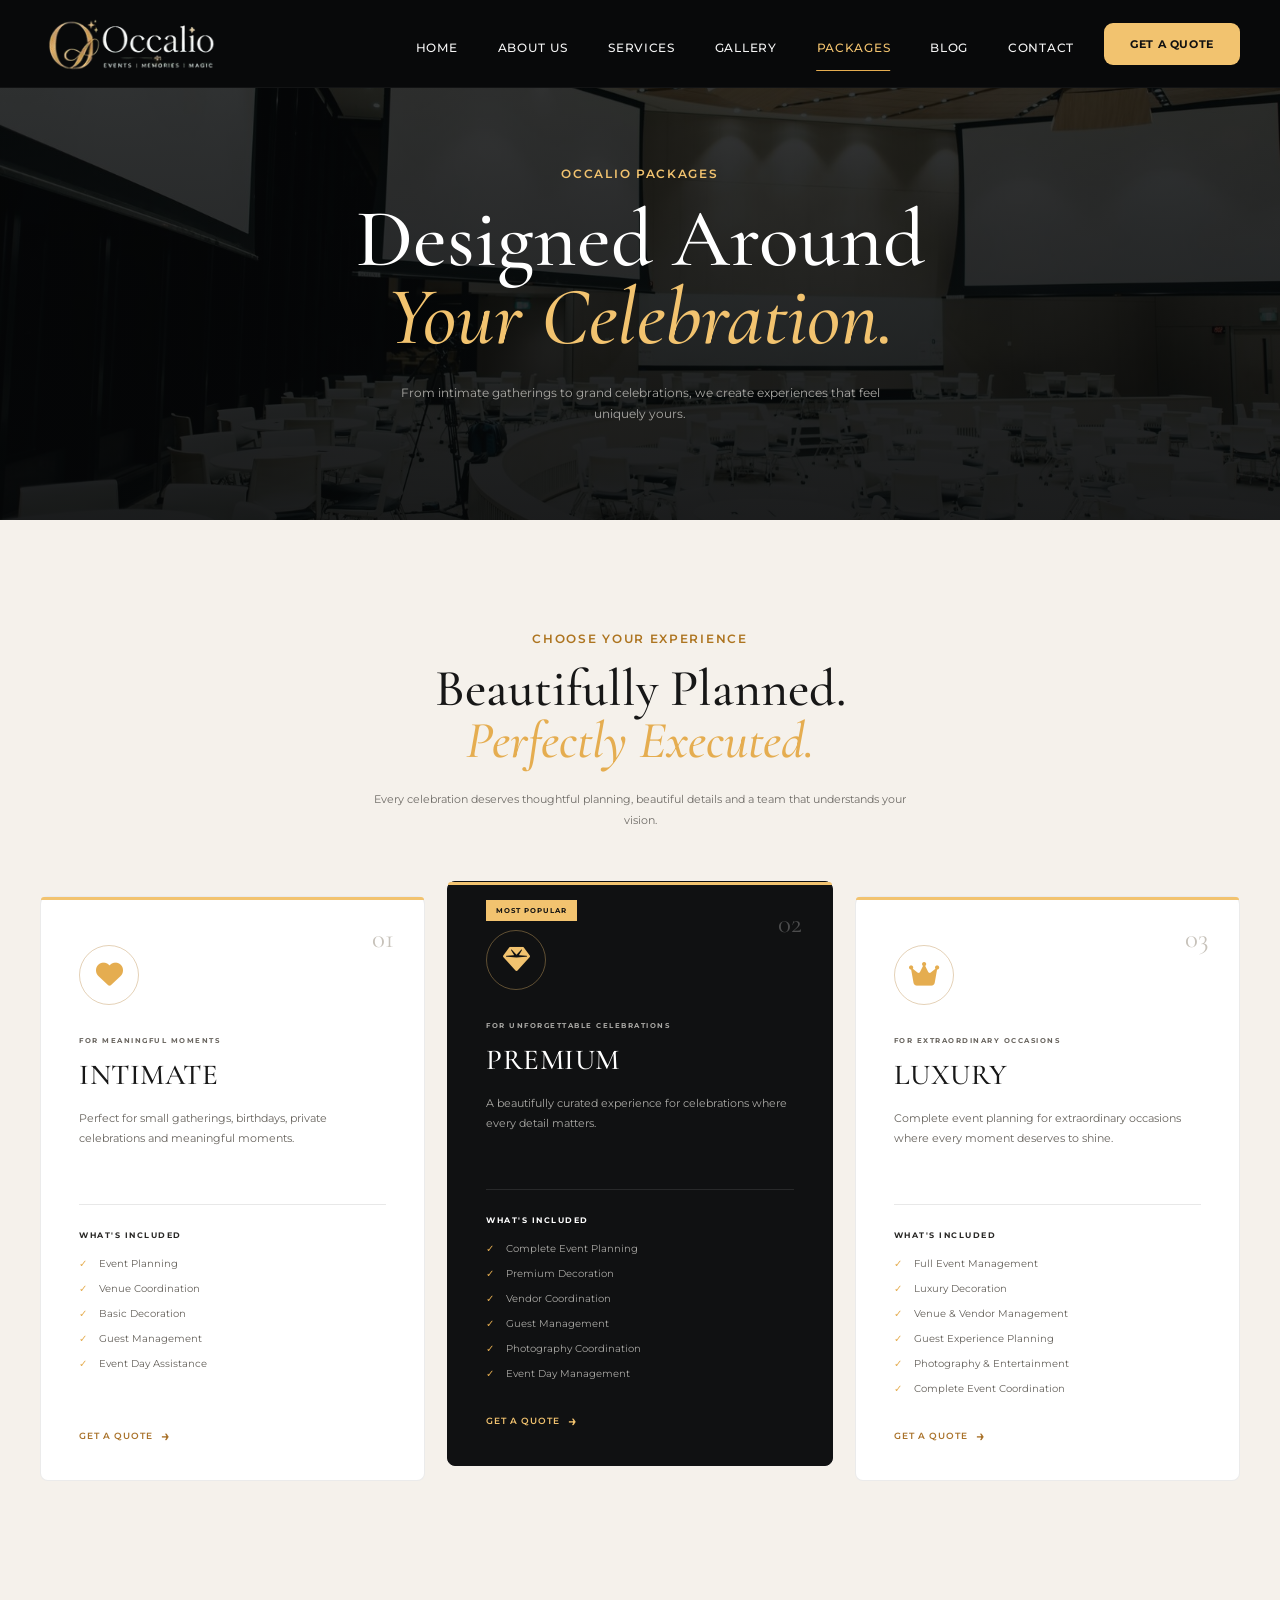
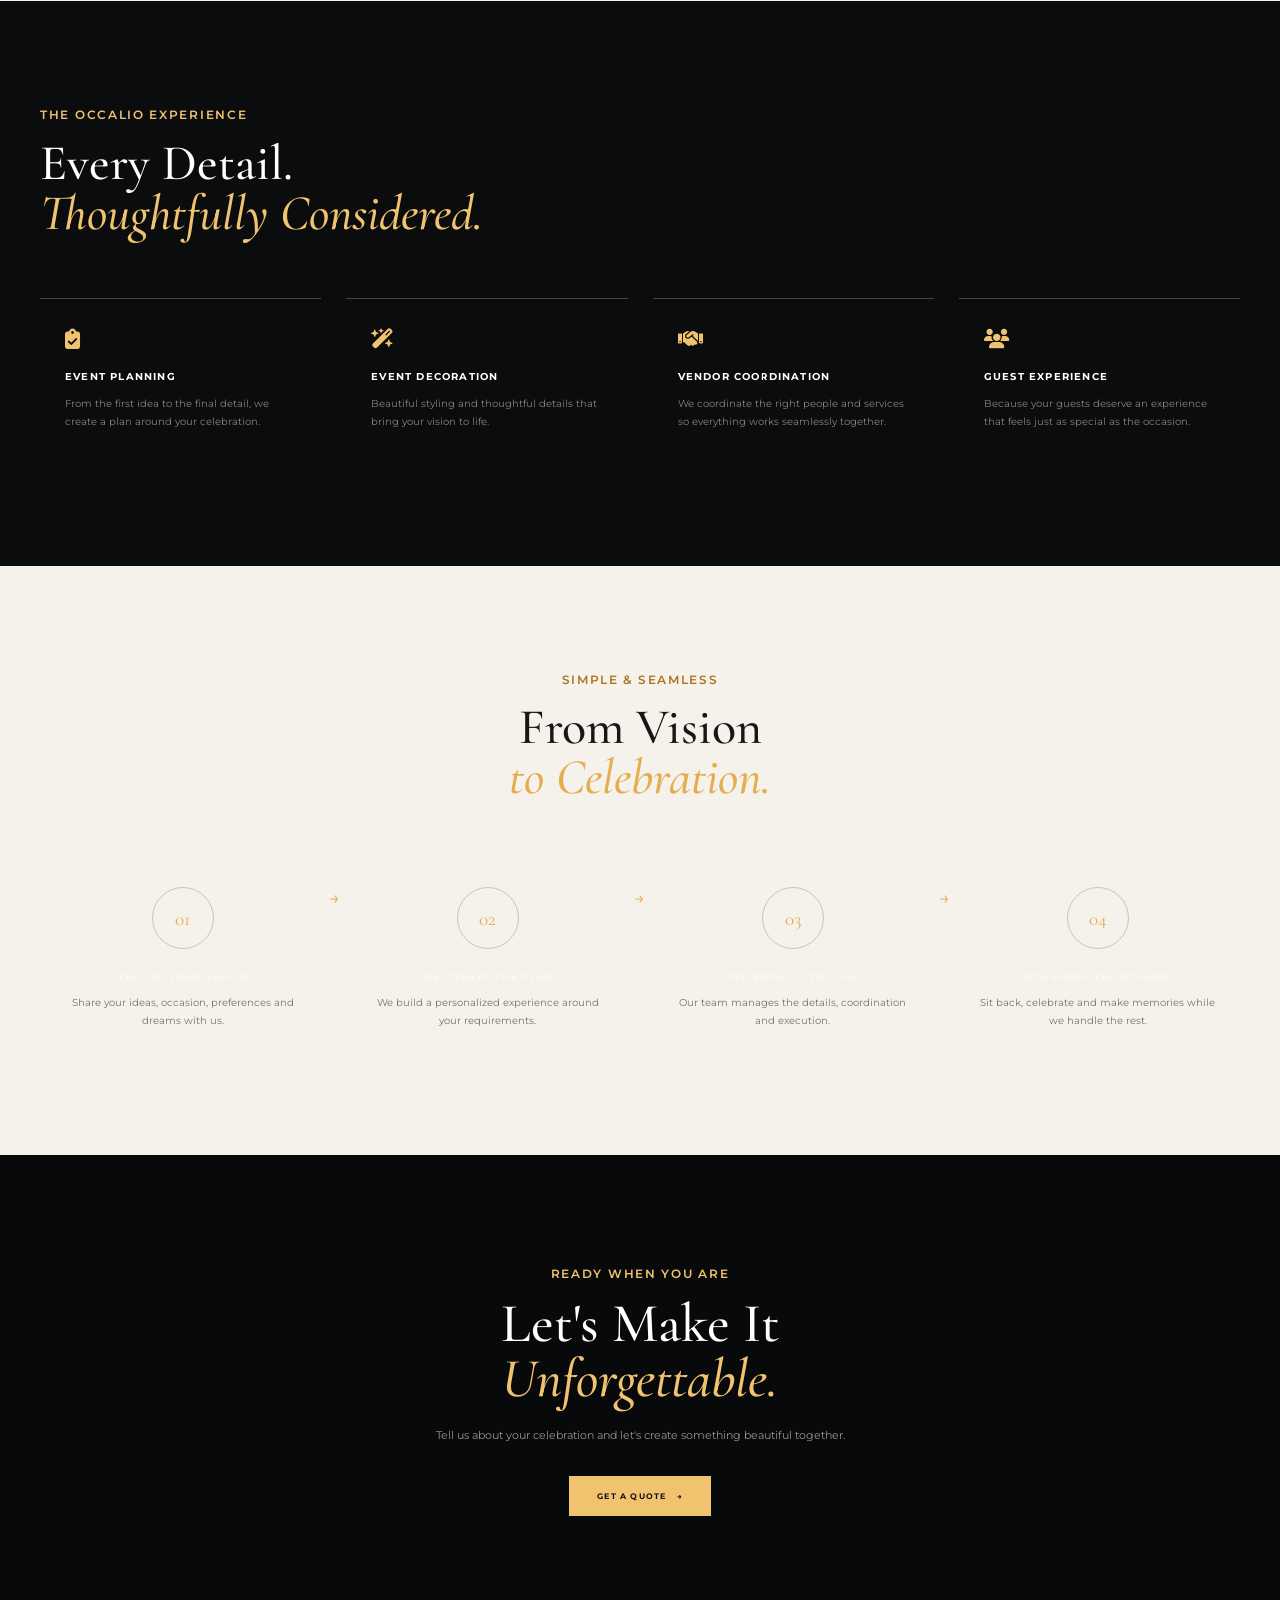
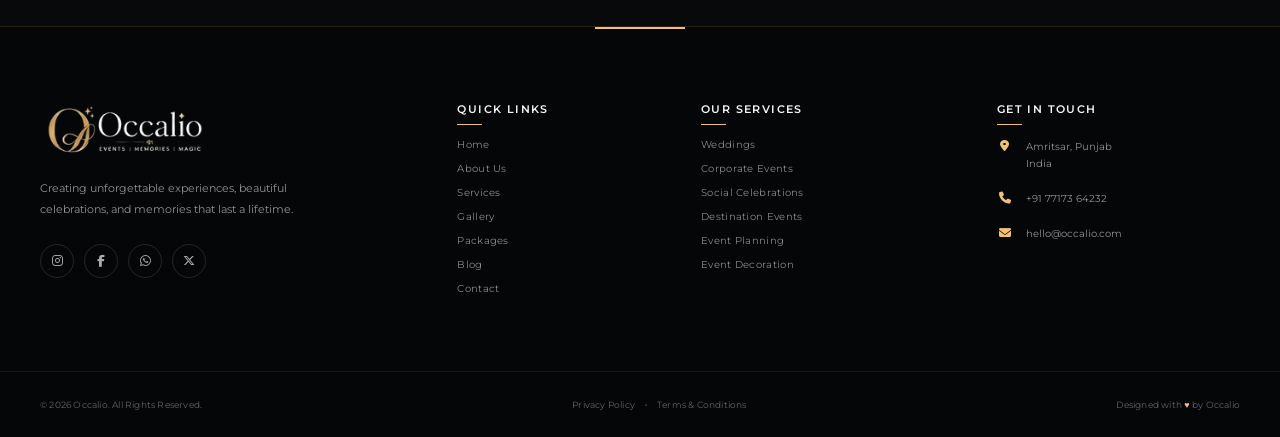
<file: package.html>
<!DOCTYPE html>
<html lang="en">
<head>
  <meta charset="UTF-8">
  <meta name="viewport" content="width=device-width, initial-scale=1.0">
  <meta name="description" content="Occalio Events — unforgettable memories, beautifully planned.">
  <title>Occalio — Events | Memories | Magic</title>
  <link rel="preconnect" href="https://fonts.googleapis.com">
  <link rel="preconnect" href="https://fonts.gstatic.com" crossorigin>
  <link href="https://fonts.googleapis.com/css2?family=Cormorant+Garamond:ital,wght@0,400;0,500;0,600;1,500;1,600&family=Montserrat:wght@400;500;600;700&display=swap" rel="stylesheet">
  <link rel="stylesheet" href="package.css">
  <link rel="stylesheet" href="https://cdnjs.cloudflare.com/ajax/libs/font-awesome/6.5.2/css/all.min.css">
  <link
    rel="stylesheet"
    href="https://cdnjs.cloudflare.com/ajax/libs/font-awesome/6.5.2/css/all.min.css">
</head>
<body>
    <header class="site-header">
    <div class="container nav-wrap">
      <a class="brand" href="index.html" aria-label="Occalio home">
        <img src="images/occalio_logo.png" alt="Occalio logo">
      </a>

      <button class="menu-toggle" aria-label="Open menu" aria-expanded="false">
        <span></span><span></span><span></span>
      </button>


<nav class="main-nav" aria-label="Main navigation">

    <a href="index.html">HOME</a>

    <a href="about.html">ABOUT US</a>

    <a href="services.html">SERVICES</a>

    <a href="gallery.html">GALLERY</a>

    <a class="active" href="package.html">PACKAGES</a>

    <a href="blog.html">BLOG</a>

    <a href="contact.html">CONTACT</a>

</nav>

<a href="contact.html" class="quote-btn">
    GET A QUOTE
</a>

    </div>
  </header>


  <!-- =====================================================
     PACKAGES HERO
===================================================== -->

<section class="packages-page-hero">

    <div class="container">

        <p class="eyebrow">
            OCCALIO PACKAGES
        </p>

        <h1>
            Designed Around
            <br>
            <em>Your Celebration.</em>
        </h1>

        <p>
            From intimate gatherings to grand celebrations,
            we create experiences that feel uniquely yours.
        </p>

    </div>

</section>



<!-- =====================================================
     PACKAGE OPTIONS
===================================================== -->

<section class="package-options">

    <div class="container">

        <div class="packages-heading">

            <p class="eyebrow dark">
                CHOOSE YOUR EXPERIENCE
            </p>

            <h2>
                Beautifully Planned.
                <br>
                <em>Perfectly Executed.</em>
            </h2>

            <p>
                Every celebration deserves thoughtful planning,
                beautiful details and a team that understands
                your vision.
            </p>

        </div>


        <div class="package-grid">


            <!-- INTIMATE -->

            <article class="package-card">

                <div class="package-number">
                    01
                </div>

                <div class="package-icon">
                    <i class="fa-solid fa-heart"></i>
                </div>

                <p class="package-label">
                    FOR MEANINGFUL MOMENTS
                </p>

                <h3>
                    INTIMATE
                </h3>

                <p class="package-description">
                    Perfect for small gatherings,
                    birthdays, private celebrations
                    and meaningful moments.
                </p>


                <div class="package-divider"></div>


                <h4>
                    WHAT'S INCLUDED
                </h4>

                <ul class="package-features">

                    <li>Event Planning</li>

                    <li>Venue Coordination</li>

                    <li>Basic Decoration</li>

                    <li>Guest Management</li>

                    <li>Event Day Assistance</li>

                </ul>


                <a
                    href="contact.html"
                    class="package-btn"
                >
                    GET A QUOTE
                    <span>→</span>
                </a>

            </article>



            <!-- PREMIUM -->

            <article class="package-card featured">

                <div class="popular-badge">
                    MOST POPULAR
                </div>

                <div class="package-number">
                    02
                </div>

                <div class="package-icon">
                    <i class="fa-solid fa-gem"></i>
                </div>

                <p class="package-label">
                    FOR UNFORGETTABLE CELEBRATIONS
                </p>

                <h3>
                    PREMIUM
                </h3>

                <p class="package-description">
                    A beautifully curated experience
                    for celebrations where every
                    detail matters.
                </p>


                <div class="package-divider"></div>


                <h4>
                    WHAT'S INCLUDED
                </h4>

                <ul class="package-features">

                    <li>Complete Event Planning</li>

                    <li>Premium Decoration</li>

                    <li>Vendor Coordination</li>

                    <li>Guest Management</li>

                    <li>Photography Coordination</li>

                    <li>Event Day Management</li>

                </ul>


                <a
                    href="contact.html"
                    class="package-btn"
                >
                    GET A QUOTE
                    <span>→</span>
                </a>

            </article>



            <!-- LUXURY -->

            <article class="package-card">

                <div class="package-number">
                    03
                </div>

                <div class="package-icon">
                    <i class="fa-solid fa-crown"></i>
                </div>

                <p class="package-label">
                    FOR EXTRAORDINARY OCCASIONS
                </p>

                <h3>
                    LUXURY
                </h3>

                <p class="package-description">
                    Complete event planning for
                    extraordinary occasions where
                    every moment deserves to shine.
                </p>


                <div class="package-divider"></div>


                <h4>
                    WHAT'S INCLUDED
                </h4>

                <ul class="package-features">

                    <li>Full Event Management</li>

                    <li>Luxury Decoration</li>

                    <li>Venue & Vendor Management</li>

                    <li>Guest Experience Planning</li>

                    <li>Photography & Entertainment</li>

                    <li>Complete Event Coordination</li>

                </ul>


                <a
                    href="contact.html"
                    class="package-btn"
                >
                    GET A QUOTE
                    <span>→</span>
                </a>

            </article>


        </div>

    </div>

</section>



<!-- =====================================================
     INCLUDED SECTION
===================================================== -->

<section class="included-section">

    <div class="container">

        <div class="included-heading">

            <p class="eyebrow">
                THE OCCALIO EXPERIENCE
            </p>

            <h2>
                Every Detail.
                <br>
                <em>Thoughtfully Considered.</em>
            </h2>

        </div>


        <div class="included-grid">


            <div class="included-item">

                <i class="fa-solid fa-clipboard-check"></i>

                <h3>
                    EVENT PLANNING
                </h3>

                <p>
                    From the first idea to the final
                    detail, we create a plan around
                    your celebration.
                </p>

            </div>


            <div class="included-item">

                <i class="fa-solid fa-wand-magic-sparkles"></i>

                <h3>
                    EVENT DECORATION
                </h3>

                <p>
                    Beautiful styling and thoughtful
                    details that bring your vision
                    to life.
                </p>

            </div>


            <div class="included-item">

                <i class="fa-solid fa-handshake"></i>

                <h3>
                    VENDOR COORDINATION
                </h3>

                <p>
                    We coordinate the right people
                    and services so everything works
                    seamlessly together.
                </p>

            </div>


            <div class="included-item">

                <i class="fa-solid fa-users"></i>

                <h3>
                    GUEST EXPERIENCE
                </h3>

                <p>
                    Because your guests deserve an
                    experience that feels just as
                    special as the occasion.
                </p>

            </div>


        </div>

    </div>

</section>



<!-- =====================================================
     PROCESS
===================================================== -->

<section class="package-process">

    <div class="container">

        <div class="process-heading">

            <p class="eyebrow dark">
                SIMPLE & SEAMLESS
            </p>

            <h2>
                From Vision
                <br>
                <em>to Celebration.</em>
            </h2>

        </div>


        <div class="process-grid">


            <div class="process-step">

                <span>01</span>

                <h3>
                    TELL US YOUR VISION
                </h3>

                <p>
                    Share your ideas, occasion,
                    preferences and dreams with us.
                </p>

            </div>


            <div class="process-step">

                <span>02</span>

                <h3>
                    WE CREATE THE PLAN
                </h3>

                <p>
                    We build a personalized experience
                    around your requirements.
                </p>

            </div>


            <div class="process-step">

                <span>03</span>

                <h3>
                    WE BRING IT TO LIFE
                </h3>

                <p>
                    Our team manages the details,
                    coordination and execution.
                </p>

            </div>


            <div class="process-step">

                <span>04</span>

                <h3>
                    YOU ENJOY THE MOMENT
                </h3>

                <p>
                    Sit back, celebrate and make
                    memories while we handle the rest.
                </p>

            </div>


        </div>

    </div>

</section>



<!-- =====================================================
     CTA
===================================================== -->

<section class="packages-cta">

    <div class="container">

        <p class="eyebrow">
            READY WHEN YOU ARE
        </p>

        <h2>
            Let's Make It
            <br>
            <em>Unforgettable.</em>
        </h2>

        <p>
            Tell us about your celebration and
            let's create something beautiful together.
        </p>

        <a
            href="contact.html"
            class="cta-btn"
        >
            GET A QUOTE
            <span>→</span>
        </a>

    </div>

</section>

  <footer class="site-footer">

    <div class="container footer-main">

        <!-- BRAND -->
        <div class="footer-brand">

            <a href="index.html" class="footer-logo">
                <img src="images/occalio_logo.png" alt="Occalio">
            </a>

            <p>
                Creating unforgettable experiences,
                beautiful celebrations, and memories
                that last a lifetime.
            </p>

            <div class="footer-socials">

    <!-- Instagram -->
    <a href="#" aria-label="Instagram">
        <i class="fa-brands fa-instagram"></i>
    </a>

    <!-- Facebook -->
    <a href="#" aria-label="Facebook">
        <i class="fa-brands fa-facebook-f"></i>
    </a>

    <!-- WhatsApp -->
    <a href="#" aria-label="WhatsApp">
        <i class="fa-brands fa-whatsapp"></i>
    </a>

    <!-- X / Twitter -->
    <a href="#" aria-label="X">
        <i class="fa-brands fa-x-twitter"></i>
    </a>

</div>

        </div>


        <!-- QUICK LINKS -->
        <div class="footer-column">

            <h3>QUICK LINKS</h3>

            <a href="index.html">Home</a>
            <a href="about.html">About Us</a>
            <a href="services.html">Services</a>
            <a href="gallery.html">Gallery</a>
            <a href="packages.html">Packages</a>
            <a href="blog.html">Blog</a>
            <a href="contact.html">Contact</a>

        </div>


        <!-- SERVICES -->
        <div class="footer-column">

            <h3>OUR SERVICES</h3>

            <a href="services.html">Weddings</a>
            <a href="services.html">Corporate Events</a>
            <a href="services.html">Social Celebrations</a>
            <a href="services.html">Destination Events</a>
            <a href="services.html">Event Planning</a>
            <a href="services.html">Event Decoration</a>

        </div>


        <!-- CONTACT -->
        <div class="footer-column footer-contact">

            <h3>GET IN TOUCH</h3>

            <div class="contact-item">
                <i class="fa-solid fa-location-dot"></i>
                <span>
                    Amritsar, Punjab<br>
                    India
                </span>
            </div>

            <div class="contact-item">
                <i class="fa-solid fa-phone"></i>
                <a href="tel:+917717364232">
                    +91 77173 64232
                </a>
            </div>

            <div class="contact-item">
                <i class="fa-solid fa-envelope"></i>
                <a href="mailto:hello@occalio.com">
                    hello@occalio.com
                </a>
            </div>

        </div>

    </div>

    

    
    <!-- FOOTER BOTTOM -->

    <div class="footer-bottom">

        <div class="container footer-bottom-inner">

            <p>
                © 2026 Occalio. All Rights Reserved.
            </p>

            <div>
                <a href="#">Privacy Policy</a>
                <span>•</span>
                <a href="#">Terms & Conditions</a>
            </div>

            <p class="footer-credit">
                Designed with <span>♥</span> by Occalio
            </p>

        </div>

    </div>

</footer>
<script>
    const toggle = document.querySelector('.menu-toggle');
    const nav = document.querySelector('.main-nav');

    toggle.addEventListener('click', () => {
      const open = nav.classList.toggle('open');
      toggle.setAttribute('aria-expanded', open);
    });

    document.querySelectorAll('.main-nav a').forEach(link => {
      link.addEventListener('click', () => nav.classList.remove('open'));
    });
  </script>
</body>
</html>
</file>
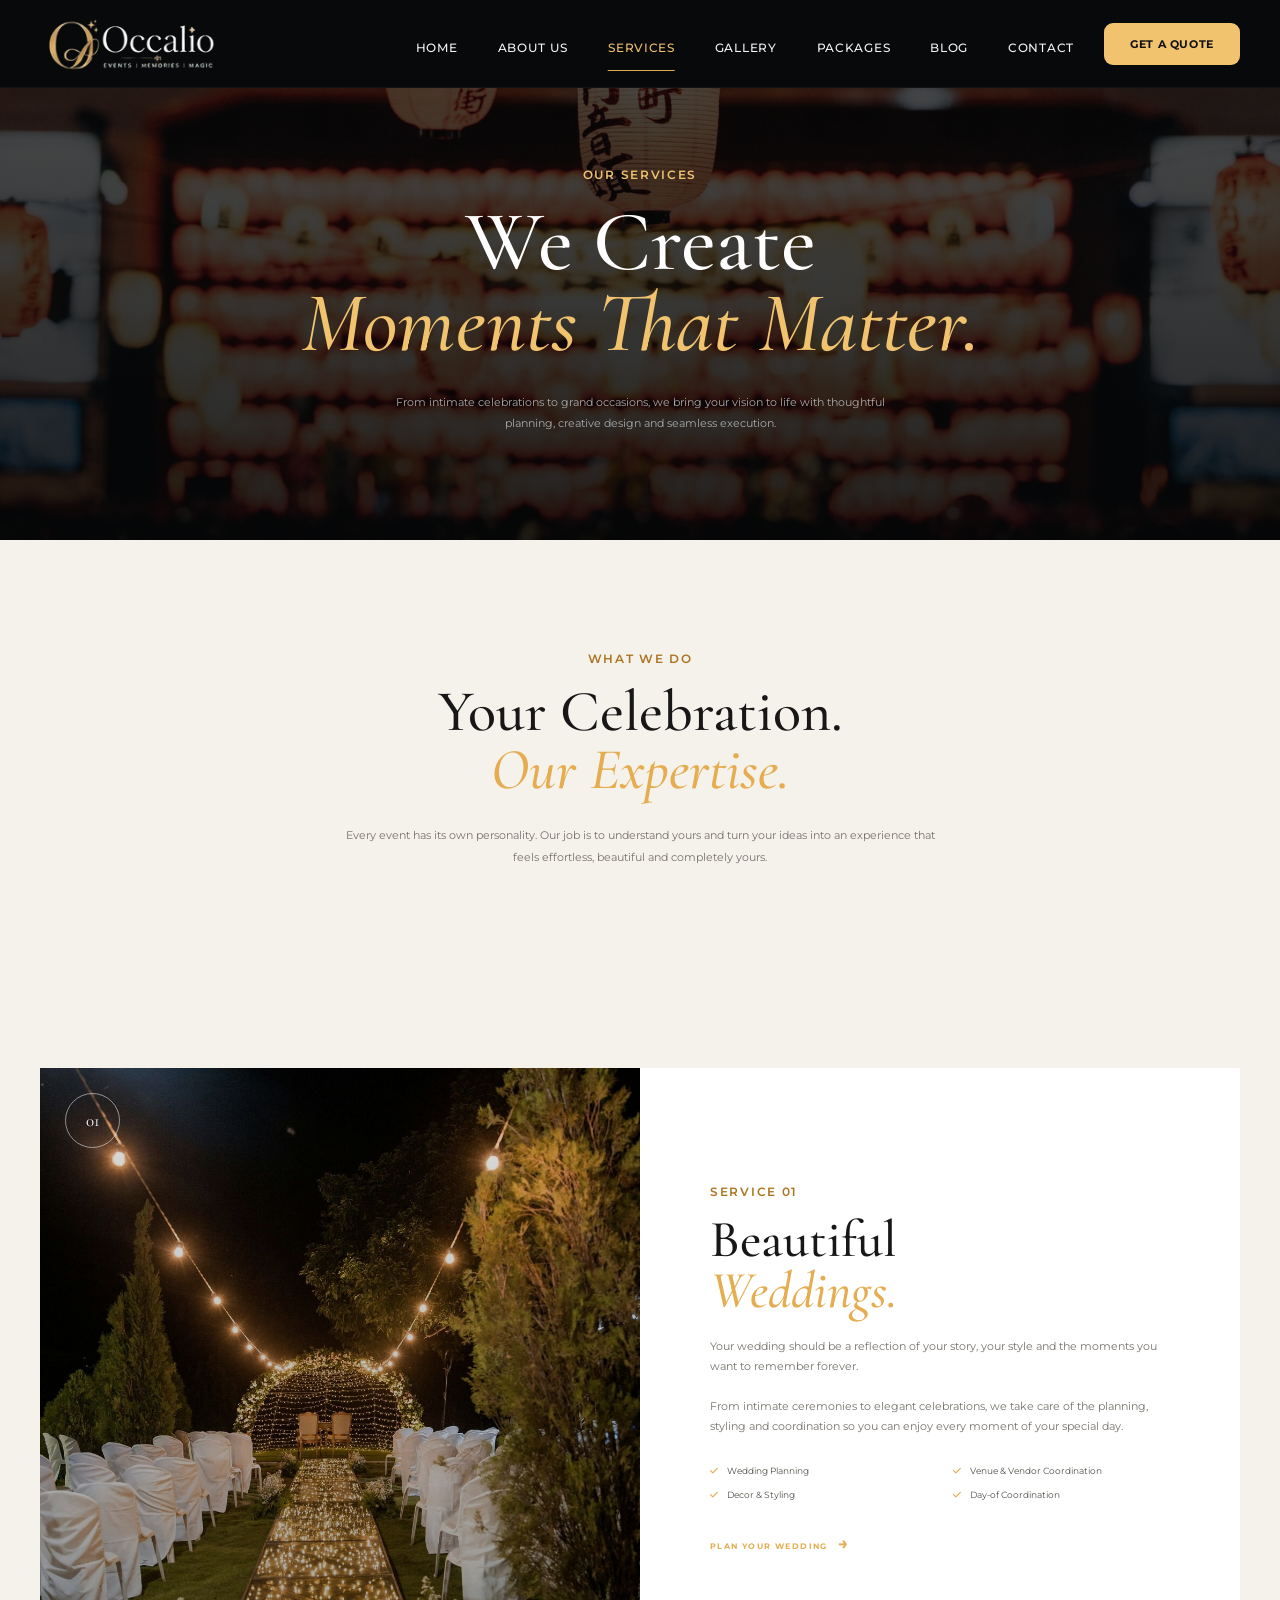
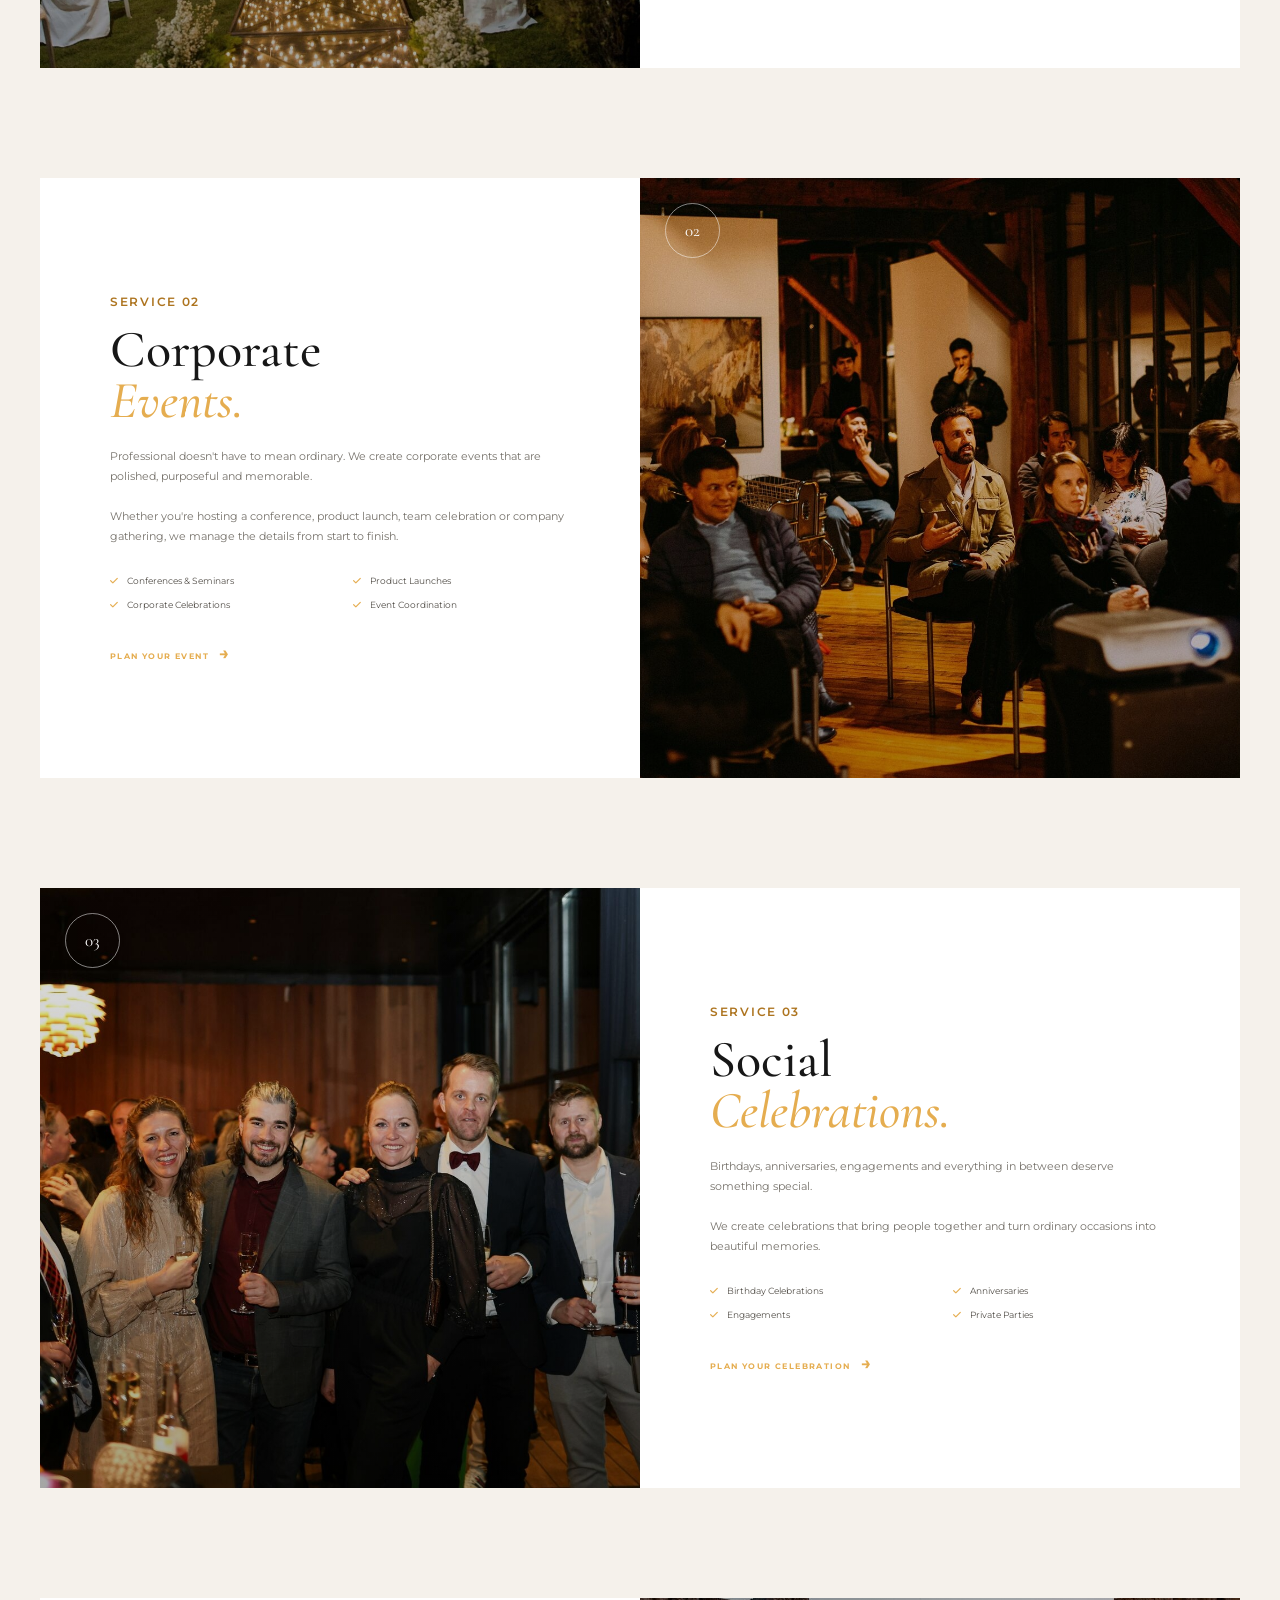
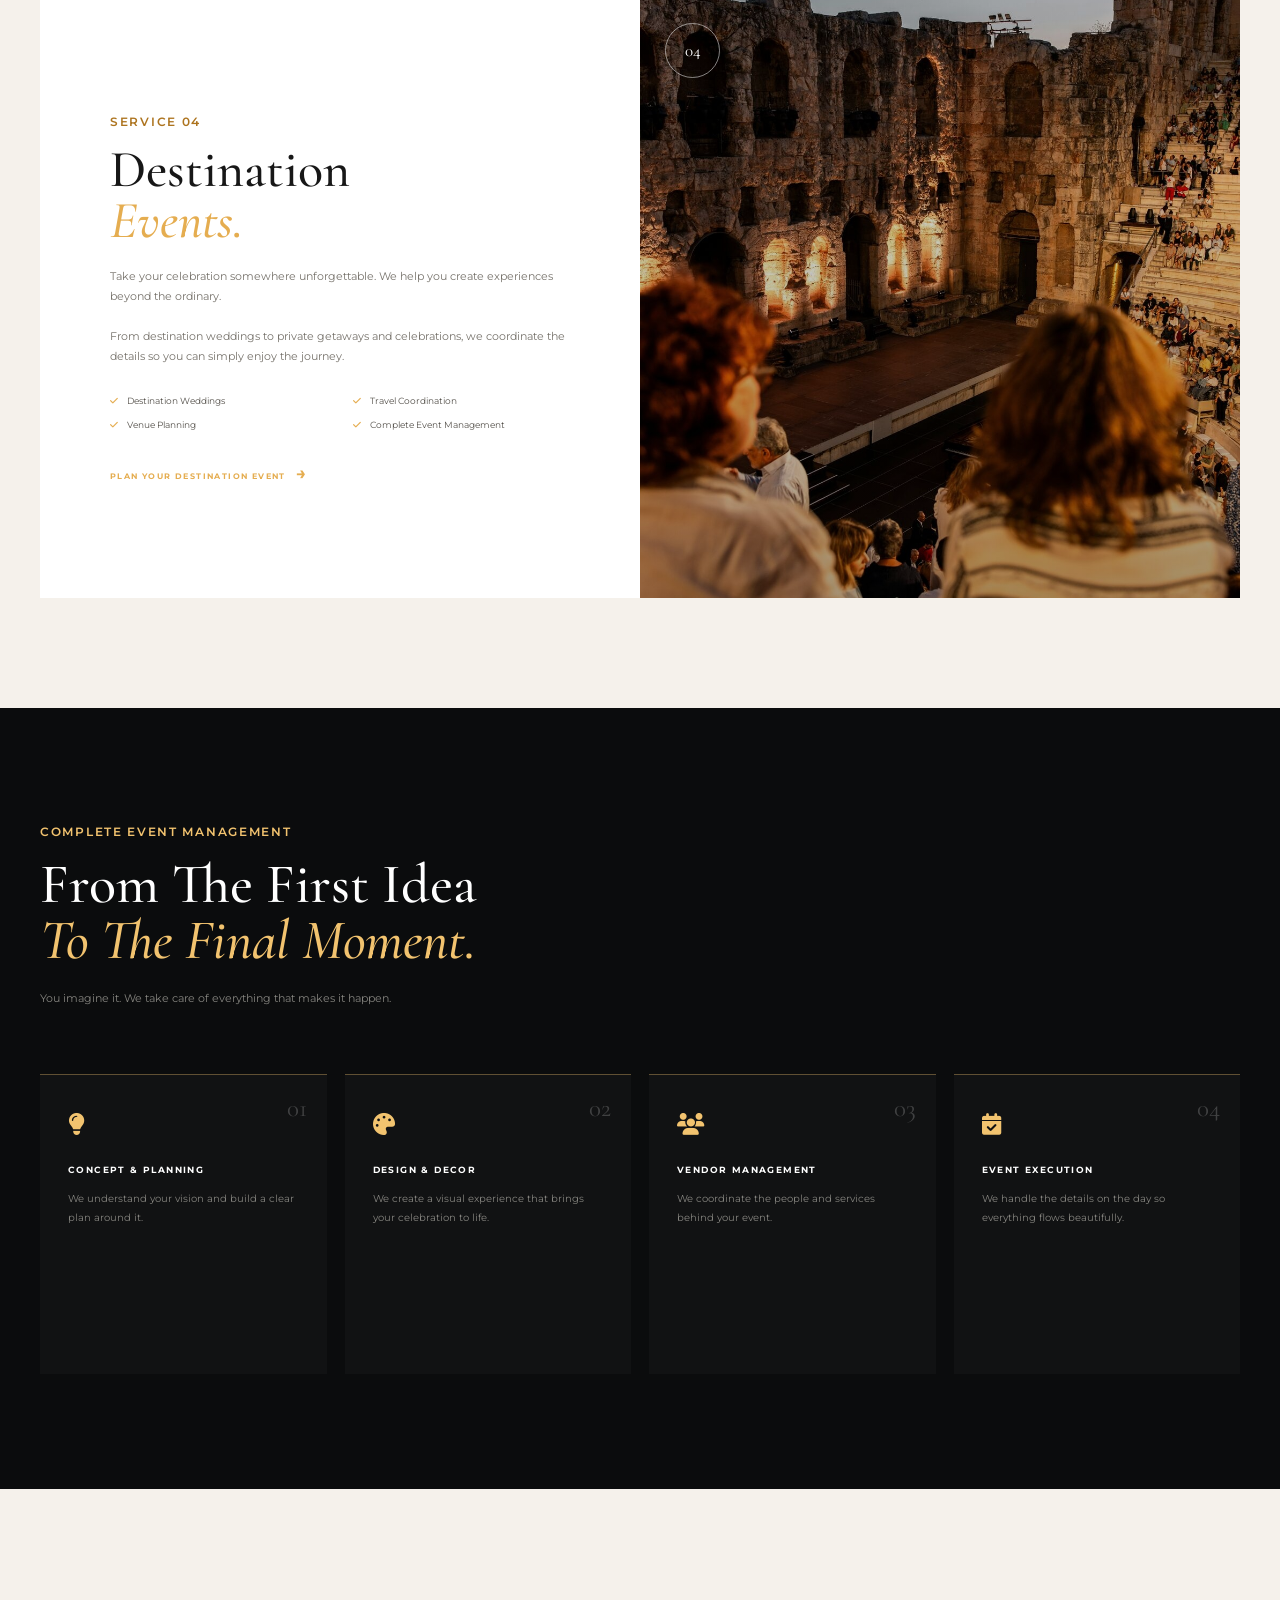
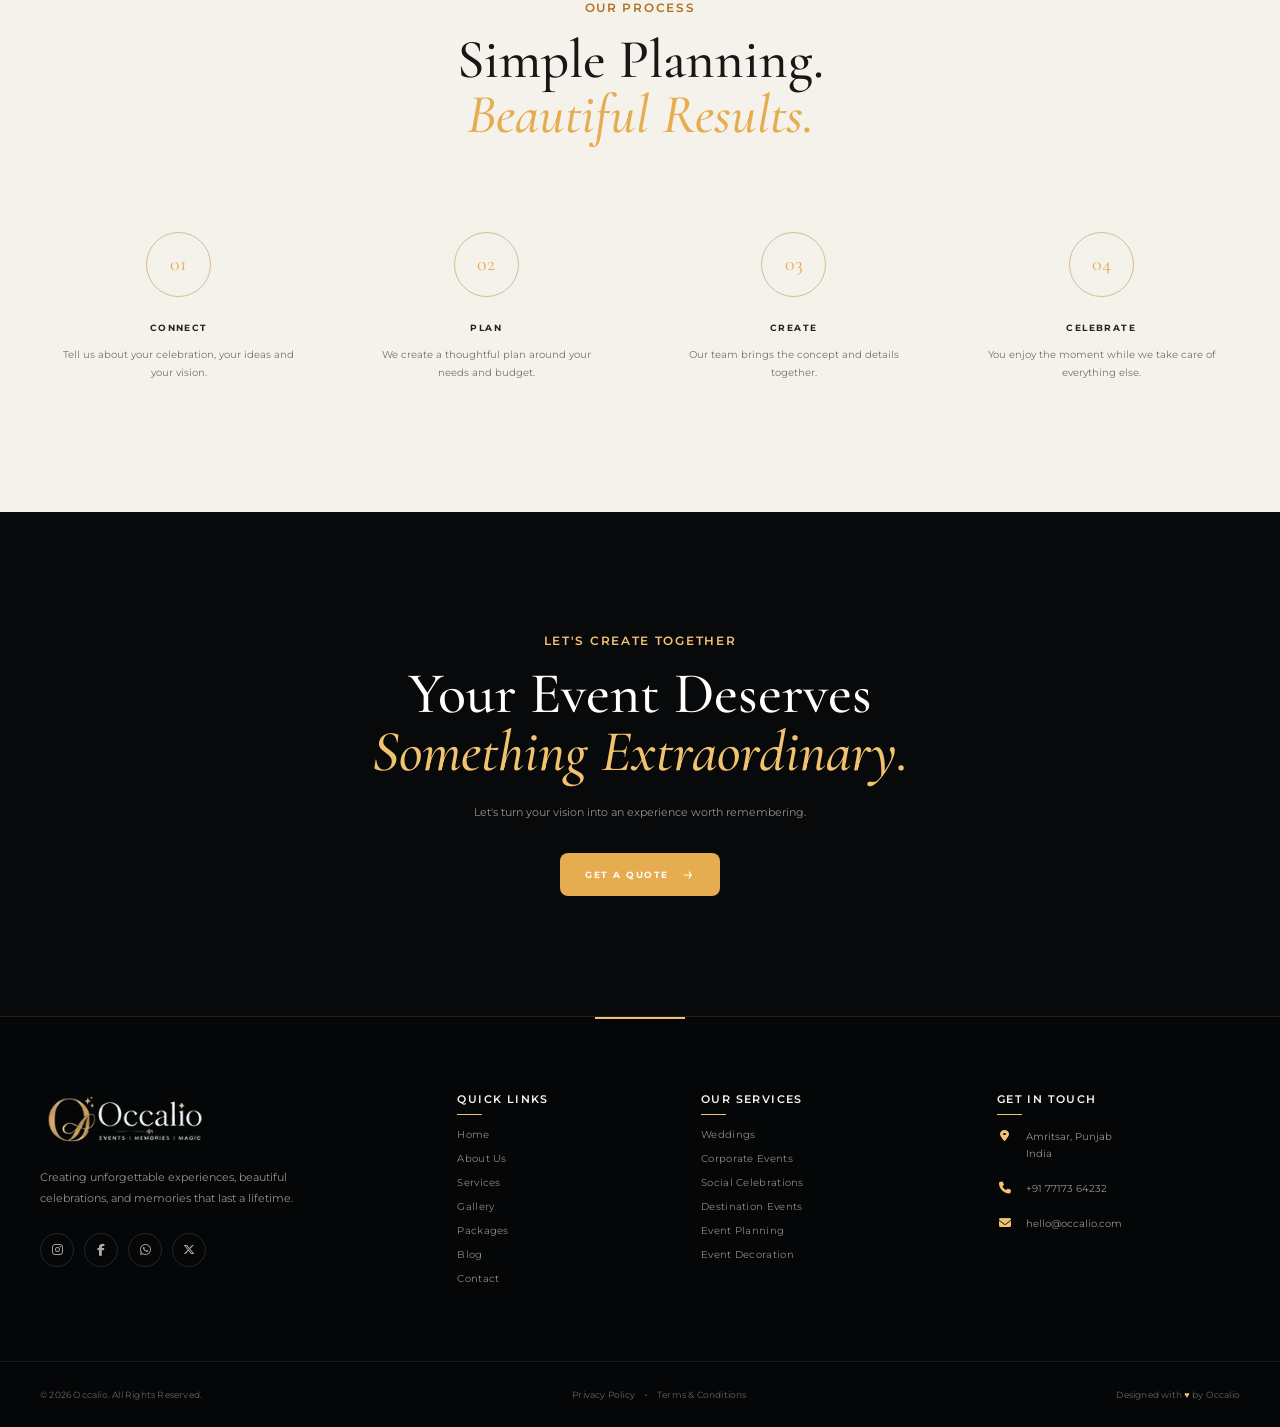
<file: services.html>
<!DOCTYPE html>
<html lang="en">
<head>
  <meta charset="UTF-8">
  <meta name="viewport" content="width=device-width, initial-scale=1.0">
  <meta name="description" content="Occalio Events — unforgettable memories, beautifully planned.">
  <title>Occalio — Events | Memories | Magic</title>
  <link rel="preconnect" href="https://fonts.googleapis.com">
  <link rel="preconnect" href="https://fonts.gstatic.com" crossorigin>
  <link href="https://fonts.googleapis.com/css2?family=Cormorant+Garamond:ital,wght@0,400;0,500;0,600;1,500;1,600&family=Montserrat:wght@400;500;600;700&display=swap" rel="stylesheet">
  <link rel="stylesheet" href="services.css">
  <link rel="stylesheet" href="https://cdnjs.cloudflare.com/ajax/libs/font-awesome/6.5.2/css/all.min.css">
  <link
    rel="stylesheet"
    href="https://cdnjs.cloudflare.com/ajax/libs/font-awesome/6.5.2/css/all.min.css">
</head>
<body>
    <header class="site-header">
    <div class="container nav-wrap">
      <a class="brand" href="index.html" aria-label="Occalio home">
        <img src="images/occalio_logo.png" alt="Occalio logo">
      </a>

      <button class="menu-toggle" aria-label="Open menu" aria-expanded="false">
        <span></span><span></span><span></span>
      </button>

      

<nav class="main-nav" aria-label="Main navigation">

    <a href="index.html">HOME</a>

    <a href="about.html">ABOUT US</a>

    <a class="active" href="services.html">SERVICES</a>

    <a href="gallery.html">GALLERY</a>

    <a href="package.html">PACKAGES</a>

    <a href="blog.html">BLOG</a>

    <a href="contact.html">CONTACT</a>

</nav>

<a href="contact.html" class="quote-btn">
    GET A QUOTE
</a>

    </div>
  </header>

<!-- =====================================================
     SERVICES HERO
===================================================== -->

<section class="services-hero">

    <div class="container">

        <p class="eyebrow">
            OUR SERVICES
        </p>

        <h1>
            We Create
            <br>
            <em>Moments That Matter.</em>
        </h1>

        <p class="services-hero-text">
            From intimate celebrations to grand occasions,
            we bring your vision to life with thoughtful
            planning, creative design and seamless execution.
        </p>

    </div>

</section>


<!-- =====================================================
     SERVICES INTRO
===================================================== -->

<section class="services-intro">

    <div class="container">

        <p class="eyebrow dark">
            WHAT WE DO
        </p>

        <h2>
            Your Celebration.
            <br>
            <em>Our Expertise.</em>
        </h2>

        <p class="services-intro-text">
            Every event has its own personality. Our job is to
            understand yours and turn your ideas into an
            experience that feels effortless, beautiful and
            completely yours.
        </p>

    </div>

</section>


<!-- =====================================================
     MAIN SERVICES
===================================================== -->

<section class="main-services">

    <div class="container">

        <!-- SERVICE 01 -->

        <article class="service-detail">

            <div class="service-detail-image service-image-one">

                <div class="service-image-number">
                    01
                </div>

            </div>


            <div class="service-detail-content">

                <p class="eyebrow dark">
                    SERVICE 01
                </p>

                <h2>
                    Beautiful
                    <br>
                    <em>Weddings.</em>
                </h2>

                <p>
                    Your wedding should be a reflection of
                    your story, your style and the moments
                    you want to remember forever.
                </p>

                <p>
                    From intimate ceremonies to elegant
                    celebrations, we take care of the planning,
                    styling and coordination so you can enjoy
                    every moment of your special day.
                </p>

                <ul class="service-list">

                    <li>
                        <i class="fa-solid fa-check"></i>
                        Wedding Planning
                    </li>

                    <li>
                        <i class="fa-solid fa-check"></i>
                        Venue & Vendor Coordination
                    </li>

                    <li>
                        <i class="fa-solid fa-check"></i>
                        Decor & Styling
                    </li>

                    <li>
                        <i class="fa-solid fa-check"></i>
                        Day-of Coordination
                    </li>

                </ul>

                <a href="contact.html" class="text-link">
                    PLAN YOUR WEDDING
                    <span>→</span>
                </a>

            </div>

        </article>



        <!-- SERVICE 02 -->

        <article class="service-detail reverse">

            <div class="service-detail-image service-image-two">

                <div class="service-image-number">
                    02
                </div>

            </div>


            <div class="service-detail-content">

                <p class="eyebrow dark">
                    SERVICE 02
                </p>

                <h2>
                    Corporate
                    <br>
                    <em>Events.</em>
                </h2>

                <p>
                    Professional doesn't have to mean
                    ordinary. We create corporate events
                    that are polished, purposeful and
                    memorable.
                </p>

                <p>
                    Whether you're hosting a conference,
                    product launch, team celebration or
                    company gathering, we manage the
                    details from start to finish.
                </p>

                <ul class="service-list">

                    <li>
                        <i class="fa-solid fa-check"></i>
                        Conferences & Seminars
                    </li>

                    <li>
                        <i class="fa-solid fa-check"></i>
                        Product Launches
                    </li>

                    <li>
                        <i class="fa-solid fa-check"></i>
                        Corporate Celebrations
                    </li>

                    <li>
                        <i class="fa-solid fa-check"></i>
                        Event Coordination
                    </li>

                </ul>

                <a href="contact.html" class="text-link">
                    PLAN YOUR EVENT
                    <span>→</span>
                </a>

            </div>

        </article>



        <!-- SERVICE 03 -->

        <article class="service-detail">

            <div class="service-detail-image service-image-three">

                <div class="service-image-number">
                    03
                </div>

            </div>


            <div class="service-detail-content">

                <p class="eyebrow dark">
                    SERVICE 03
                </p>

                <h2>
                    Social
                    <br>
                    <em>Celebrations.</em>
                </h2>

                <p>
                    Birthdays, anniversaries, engagements
                    and everything in between deserve
                    something special.
                </p>

                <p>
                    We create celebrations that bring people
                    together and turn ordinary occasions
                    into beautiful memories.
                </p>

                <ul class="service-list">

                    <li>
                        <i class="fa-solid fa-check"></i>
                        Birthday Celebrations
                    </li>

                    <li>
                        <i class="fa-solid fa-check"></i>
                        Anniversaries
                    </li>

                    <li>
                        <i class="fa-solid fa-check"></i>
                        Engagements
                    </li>

                    <li>
                        <i class="fa-solid fa-check"></i>
                        Private Parties
                    </li>

                </ul>

                <a href="contact.html" class="text-link">
                    PLAN YOUR CELEBRATION
                    <span>→</span>
                </a>

            </div>

        </article>



        <!-- SERVICE 04 -->

        <article class="service-detail reverse">

            <div class="service-detail-image service-image-four">

                <div class="service-image-number">
                    04
                </div>

            </div>


            <div class="service-detail-content">

                <p class="eyebrow dark">
                    SERVICE 04
                </p>

                <h2>
                    Destination
                    <br>
                    <em>Events.</em>
                </h2>

                <p>
                    Take your celebration somewhere
                    unforgettable. We help you create
                    experiences beyond the ordinary.
                </p>

                <p>
                    From destination weddings to private
                    getaways and celebrations, we coordinate
                    the details so you can simply enjoy
                    the journey.
                </p>

                <ul class="service-list">

                    <li>
                        <i class="fa-solid fa-check"></i>
                        Destination Weddings
                    </li>

                    <li>
                        <i class="fa-solid fa-check"></i>
                        Travel Coordination
                    </li>

                    <li>
                        <i class="fa-solid fa-check"></i>
                        Venue Planning
                    </li>

                    <li>
                        <i class="fa-solid fa-check"></i>
                        Complete Event Management
                    </li>

                </ul>

                <a href="contact.html" class="text-link">
                    PLAN YOUR DESTINATION EVENT
                    <span>→</span>
                </a>

            </div>

        </article>

    </div>

</section>


<!-- =====================================================
     EVENT MANAGEMENT
===================================================== -->

<section class="management-section">

    <div class="container">

        <div class="management-heading">

            <p class="eyebrow">
                COMPLETE EVENT MANAGEMENT
            </p>

            <h2>
                From The First Idea
                <br>
                <em>To The Final Moment.</em>
            </h2>

            <p>
                You imagine it. We take care of everything
                that makes it happen.
            </p>

        </div>


        <div class="management-grid">

            <div class="management-item">

                <span>01</span>

                <i class="fa-solid fa-lightbulb"></i>

                <h3>
                    CONCEPT & PLANNING
                </h3>

                <p>
                    We understand your vision and
                    build a clear plan around it.
                </p>

            </div>


            <div class="management-item">

                <span>02</span>

                <i class="fa-solid fa-palette"></i>

                <h3>
                    DESIGN & DECOR
                </h3>

                <p>
                    We create a visual experience
                    that brings your celebration to life.
                </p>

            </div>


            <div class="management-item">

                <span>03</span>

                <i class="fa-solid fa-users"></i>

                <h3>
                    VENDOR MANAGEMENT
                </h3>

                <p>
                    We coordinate the people and
                    services behind your event.
                </p>

            </div>


            <div class="management-item">

                <span>04</span>

                <i class="fa-solid fa-calendar-check"></i>

                <h3>
                    EVENT EXECUTION
                </h3>

                <p>
                    We handle the details on the day
                    so everything flows beautifully.
                </p>

            </div>

        </div>

    </div>

</section>


<!-- =====================================================
     OUR PROCESS
===================================================== -->

<section class="services-process">

    <div class="container">

        <div class="process-heading">

            <p class="eyebrow dark">
                OUR PROCESS
            </p>

            <h2>
                Simple Planning.
                <br>
                <em>Beautiful Results.</em>
            </h2>

        </div>


        <div class="process-grid">

            <div class="process-item">

                <div class="process-number">
                    01
                </div>

                <h3>
                    CONNECT
                </h3>

                <p>
                    Tell us about your celebration,
                    your ideas and your vision.
                </p>

            </div>


            <div class="process-item">

                <div class="process-number">
                    02
                </div>

                <h3>
                    PLAN
                </h3>

                <p>
                    We create a thoughtful plan
                    around your needs and budget.
                </p>

            </div>


            <div class="process-item">

                <div class="process-number">
                    03
                </div>

                <h3>
                    CREATE
                </h3>

                <p>
                    Our team brings the concept
                    and details together.
                </p>

            </div>


            <div class="process-item">

                <div class="process-number">
                    04
                </div>

                <h3>
                    CELEBRATE
                </h3>

                <p>
                    You enjoy the moment while
                    we take care of everything else.
                </p>

            </div>

        </div>

    </div>

</section>


<!-- =====================================================
     FINAL CTA
===================================================== -->

<section class="services-cta">

    <div class="container">

        <p class="eyebrow">
            LET'S CREATE TOGETHER
        </p>

        <h2>
            Your Event Deserves
            <br>
            <em>Something Extraordinary.</em>
        </h2>

        <p>
            Let's turn your vision into an experience
            worth remembering.
        </p>

        <a href="contact.html" class="btn btn-gold">
            GET A QUOTE
            <span>→</span>
        </a>

    </div>

</section>


  <footer class="site-footer">

    <div class="container footer-main">

        <!-- BRAND -->
        <div class="footer-brand">

            <a href="index.html" class="footer-logo">
                <img src="images/occalio_logo.png" alt="Occalio">
            </a>

            <p>
                Creating unforgettable experiences,
                beautiful celebrations, and memories
                that last a lifetime.
            </p>

            <div class="footer-socials">

    <!-- Instagram -->
    <a href="#" aria-label="Instagram">
        <i class="fa-brands fa-instagram"></i>
    </a>

    <!-- Facebook -->
    <a href="#" aria-label="Facebook">
        <i class="fa-brands fa-facebook-f"></i>
    </a>

    <!-- WhatsApp -->
    <a href="#" aria-label="WhatsApp">
        <i class="fa-brands fa-whatsapp"></i>
    </a>

    <!-- X / Twitter -->
    <a href="#" aria-label="X">
        <i class="fa-brands fa-x-twitter"></i>
    </a>

</div>

        </div>


        <!-- QUICK LINKS -->
        <div class="footer-column">

            <h3>QUICK LINKS</h3>

            <a href="index.html">Home</a>
            <a href="about.html">About Us</a>
            <a href="services.html">Services</a>
            <a href="gallery.html">Gallery</a>
            <a href="packages.html">Packages</a>
            <a href="blog.html">Blog</a>
            <a href="contact.html">Contact</a>

        </div>


        <!-- SERVICES -->
        <div class="footer-column">

            <h3>OUR SERVICES</h3>

            <a href="services.html">Weddings</a>
            <a href="services.html">Corporate Events</a>
            <a href="services.html">Social Celebrations</a>
            <a href="services.html">Destination Events</a>
            <a href="services.html">Event Planning</a>
            <a href="services.html">Event Decoration</a>

        </div>


        <!-- CONTACT -->
        <div class="footer-column footer-contact">

            <h3>GET IN TOUCH</h3>

            <div class="contact-item">
                <i class="fa-solid fa-location-dot"></i>
                <span>
                    Amritsar, Punjab<br>
                    India
                </span>
            </div>

            <div class="contact-item">
                <i class="fa-solid fa-phone"></i>
                <a href="tel:+917717364232">
                    +91 77173 64232
                </a>
            </div>

            <div class="contact-item">
                <i class="fa-solid fa-envelope"></i>
                <a href="mailto:hello@occalio.com">
                    hello@occalio.com
                </a>
            </div>

        </div>

    </div>

    

    
    <!-- FOOTER BOTTOM -->

    <div class="footer-bottom">

        <div class="container footer-bottom-inner">

            <p>
                © 2026 Occalio. All Rights Reserved.
            </p>

            <div>
                <a href="#">Privacy Policy</a>
                <span>•</span>
                <a href="#">Terms & Conditions</a>
            </div>

            <p class="footer-credit">
                Designed with <span>♥</span> by Occalio
            </p>

        </div>

    </div>

</footer>
<script>
    const toggle = document.querySelector('.menu-toggle');
    const nav = document.querySelector('.main-nav');

    toggle.addEventListener('click', () => {
      const open = nav.classList.toggle('open');
      toggle.setAttribute('aria-expanded', open);
    });

    document.querySelectorAll('.main-nav a').forEach(link => {
      link.addEventListener('click', () => nav.classList.remove('open'));
    });
  </script>

</body>
</html>
</file>
<file: style.css>
/* =========================================================
   OCCALIO — EVENTS | MEMORIES | MAGIC
   Recreated from the supplied UI reference
========================================================= */

:root {
  --black: #090a0b;
  --black-soft: #111214;
  --gold: #e5ad50;
  --gold-light: #f2c36f;
  --cream: #f5f1eb;
  --white: #f8f8f7;
  --muted: #c7c7c5;
  --dark-text: #171717;
  --container: 1200px;
  --serif: "Cormorant Garamond", Georgia, serif;
  --sans: "Montserrat", Arial, sans-serif;
}

* {
  margin: 0;
  padding: 0;
  box-sizing: border-box;
}

html {
  scroll-behavior: smooth;
}

body {
  background: var(--cream);
  color: var(--white);
  font-family: var(--sans);
  overflow-x: hidden;
}

a {
  color: inherit;
  text-decoration: none;
}

.container {
  width: min(var(--container), calc(100% - 48px));
  margin: 0 auto;
}

/* =========================
   HEADER
========================= */

.site-header {
  position: absolute;
  z-index: 20;
  top: 0;
  left: 0;
  width: 100%;
  height: 88px;
}

.nav-wrap {
  height: 88px;
  display: flex;
  align-items: center;
  justify-content: space-between;
  gap: 30px;
}

.brand {
  width: 188px;
  flex: 0 0 188px;
  display: flex;
  align-items: center;
}

.brand img {
  width: 100%;
  height: auto;
  display: block;
  mix-blend-mode: screen;
  object-fit: contain;
}

.main-nav {
  display: flex;
  align-items: center;
  gap: 40px;
  margin-left: auto;
}

.main-nav a {
  position: relative;
  padding: 31px 0 25px;
  color: #f5f5f5;
  font-size: 12px;
  font-weight: 500;
  letter-spacing: .7px;
  transition: color .25s ease;
}

.main-nav a::after {
  content: "";
  position: absolute;
  left: 50%;
  bottom: 9px;
  width: 0;
  height: 1px;
  background: var(--gold);
  transform: translateX(-50%);
  transition: width .25s ease;
}

.main-nav a:hover,
.main-nav a.active {
  color: var(--gold-light);
}

.main-nav a.active::after,
.main-nav a:hover::after {
  width: 100%;
}

.quote-btn {
  background: var(--gold-light);
  color: #111;
  min-width: 136px;
  padding: 14px 22px;
  border-radius: 9px;
  text-align: center;
  font-size: 11px;
  font-weight: 700;
  letter-spacing: .6px;
  transition: transform .2s ease, box-shadow .2s ease;
}

.quote-btn:hover {
  transform: translateY(-2px);
  box-shadow: 0 8px 25px rgba(229, 173, 80, .2);
}

.menu-toggle {
  display: none;
  border: 0;
  background: transparent;
  cursor: pointer;
}

.menu-toggle span {
  display: block;
  width: 27px;
  height: 2px;
  margin: 5px 0;
  background: white;
}

/* =========================
   HERO
========================= */

.hero {
  position: relative;
  min-height: 746px;
  background: var(--black);
  overflow: visible;
}

.hero-image {
  position: absolute;
  inset: 0;
  background-image: url("images/background.jpg");
  background-repeat: no-repeat;
  background-position: right top;
  background-size: auto 100%;
  opacity: .96;
}

.hero-overlay {
  position: absolute;
  inset: 0;
  background:
    linear-gradient(90deg,
      #08090a 0%,
      #08090a 29%,
      rgba(8,9,10,.95) 36%,
      rgba(8,9,10,.66) 47%,
      rgba(8,9,10,.08) 71%,
      rgba(8,9,10,.2) 100%),
    linear-gradient(180deg, rgba(0,0,0,.08) 55%, #08090a 100%);
}

.hero-content {
  position: relative;
  z-index: 2;
  min-height: 607px;
  display: flex;
  align-items: flex-start;
  padding-top: 137px;
}

.hero-copy {
  width: 430px;
}

.eyebrow {
  color: var(--gold-light);
  font-size: 12px;
  font-weight: 600;
  letter-spacing: 1.7px;
  line-height: 1.5;
}

.hero h1 {
  margin-top: 12px;
  color: #f5f5f4;
  font-family: var(--serif);
  font-size: clamp(60px, 5.1vw, 76px);
  font-weight: 500;
  line-height: .91;
  letter-spacing: -2px;
}

.hero h1 span {
  display: block;
}

.hero h1 span:not(.diamond) {
  color: var(--gold-light);
  font-style: italic;
  font-weight: 500;
}

.hero h1 span:last-of-type {
  color: #f5f5f4;
  font-style: normal;
}

.diamond {
  display: inline !important;
  margin-left: 6px;
  color: var(--gold-light) !important;
  font-family: var(--sans);
  font-size: 13px;
  vertical-align: middle;
}

.ornament {
  width: 280px;
  margin: 23px 0 18px;
  display: flex;
  align-items: center;
  gap: 10px;
}

.ornament i {
  height: 1px;
  flex: 1;
  background: rgba(226, 173, 80, .75);
}

.ornament b {
  color: var(--gold-light);
  font-size: 17px;
  font-weight: 400;
}

.hero-description {
  color: #dededc;
  font-size: 13px;
  line-height: 1.8;
}

.hero-actions {
  display: flex;
  align-items: center;
  gap: 18px;
  margin-top: 34px;
}

.btn {
  display: inline-flex;
  align-items: center;
  justify-content: center;
  gap: 15px;
  min-height: 43px;
  padding: 0 20px;
  border-radius: 8px;
  font-size: 11px;
  font-weight: 600;
  letter-spacing: .7px;
  transition: all .25s ease;
}

.btn span:last-child {
  font-size: 18px;
  font-weight: 400;
  line-height: 0;
}

.btn-gold {
  color: #111;
  background: var(--gold-light);
}

.btn-gold:hover {
  transform: translateY(-2px);
  box-shadow: 0 9px 25px rgba(229, 173, 80, .2);
}

.btn-outline {
  color: white;
  border: 1px solid rgba(229, 173, 80, .75);
}

.btn-outline:hover {
  background: rgba(229, 173, 80, .08);
  transform: translateY(-2px);
}

.play {
  width: 17px;
  height: 17px;
  display: grid;
  place-items: center;
  border: 1px solid var(--gold-light);
  border-radius: 50%;
  color: var(--gold-light);
  font-size: 7px !important;
}

/* =========================
   SERVICE CARDS
========================= */

.service-cards {
  position: absolute;
  z-index: 5;
  left: 50%;
  bottom: -16px;
  transform: translateX(-50%);
  display: grid;
  grid-template-columns: repeat(4, 1fr);
  gap: 14px;
}

.service-card {
  min-height: 155px;
  padding: 28px 29px;
  display: grid;
  grid-template-columns: 38px 1fr;
  gap: 18px;
  background: linear-gradient(145deg, #17181a, #101112);
  border: 1px solid rgba(255,255,255,.06);
  border-radius: 10px;
  box-shadow: 0 12px 24px rgba(0,0,0,.3);
}

.service-icon {
  color: var(--gold-light);
  font-family: var(--serif);
  font-size: 34px;
  line-height: 1;
  text-align: center;
}

.service-card h3 {
  color: #f5f5f5;
  margin-bottom: 9px;
  font-size: 12px;
  font-weight: 500;
  letter-spacing: .7px;
}

.service-card p {
  color: #c3c3c2;
  min-height: 40px;
  font-size: 11px;
  line-height: 1.7;
}

.service-card a {
  display: inline-block;
  margin-top: 9px;
  color: var(--gold-light);
  font-size: 10px;
  font-weight: 500;
  letter-spacing: .8px;
}

.service-card a span {
  margin-left: 8px;
  font-size: 16px;
}

/* =========================
   ABOUT
========================= */

.about-section {
  min-height: 490px;
  padding: 55px 0 75px;
  background: var(--cream);
  color: var(--dark-text);
}

.about-grid {
  display: grid;
  grid-template-columns: 1fr 1fr;
  gap: 105px;
  align-items: center;
  padding-top: 0;
}

.about-visual {
  position: relative;
  width: 100%;
  max-width: 475px;
  margin-left: 55px;
}

.about-photo {
  height: 315px;
  border-radius: 17px;
  background-image: url("assets/about-reference.jpg");
  background-size: cover;
  background-position: center;
  box-shadow: 0 12px 35px rgba(0,0,0,.12);
}

.experience-badge {
  position: absolute;
  right: -46px;
  top: 35px;
  width: 116px;
  height: 116px;
  display: flex;
  flex-direction: column;
  justify-content: center;
  align-items: center;
  border-radius: 50%;
  color: white;
  background: radial-gradient(circle at 35% 25%, #d9a44e, #9b6b26);
  border: 1px solid rgba(255,255,255,.35);
  box-shadow: 0 7px 16px rgba(0,0,0,.18);
  text-align: center;
}

.experience-badge strong {
  font-family: var(--serif);
  font-size: 39px;
  line-height: .9;
  font-weight: 500;
}

.experience-badge strong span {
  font-size: 22px;
}

.experience-badge small {
  margin-top: 6px;
  font-size: 7px;
  line-height: 1.5;
  letter-spacing: .8px;
}

.eyebrow.dark {
  color: #ad741f;
}

.about-copy {
  max-width: 510px;
  padding-top: 7px;
}

.about-copy h2,
.simple-section h2 {
  margin-top: 10px;
  color: #151515;
  font-family: var(--serif);
  font-size: 45px;
  line-height: .98;
  font-weight: 500;
  letter-spacing: -.8px;
}

.about-copy h2 em,
.simple-section h2 em,
.contact-section h2 em {
  color: #ae7830;
  font-style: italic;
}

.about-copy > p:not(.eyebrow) {
  margin-top: 25px;
  max-width: 500px;
  color: #353535;
  font-size: 13px;
  line-height: 1.85;
}

.text-link {
  display: inline-block;
  margin-top: 23px;
  color: #9b6929;
  font-size: 10px;
  font-weight: 600;
  letter-spacing: 1px;
}

.text-link span {
  margin-left: 10px;
  font-size: 16px;
}

/* =========================
   EXTRA SECTIONS
========================= */

.simple-section {
  min-height: 320px;
  padding: 90px 0;
  background: #eee9e2;
  color: #111;
}

.simple-section.alt {
  background: #f8f5f0;
}

.contact-section {
  padding: 100px 0;
  text-align: center;
  background: #0a0b0c;
}

.contact-section h2 {
  margin: 12px auto 28px;
  color: white;
  font-family: var(--serif);
  font-size: 55px;
  font-weight: 500;
}

/* =========================
   RESPONSIVE
========================= */

@media (max-width: 1120px) {
  .main-nav {
    gap: 22px;
  }

  .service-card {
    padding: 23px 18px;
    gap: 12px;
  }

  .about-grid {
    gap: 55px;
  }

  .about-visual {
    margin-left: 15px;
  }
}

@media (max-width: 900px) {
  .site-header,
  .nav-wrap {
    height: 76px;
  }

  .brand {
    width: 155px;
    flex-basis: 155px;
  }

  .menu-toggle {
    display: block;
    margin-left: auto;
    z-index: 30;
  }

  .main-nav {
    position: absolute;
    top: 70px;
    right: 24px;
    width: min(280px, calc(100vw - 48px));
    padding: 18px;
    display: none;
    flex-direction: column;
    align-items: stretch;
    gap: 0;
    background: #111214;
    border: 1px solid rgba(255,255,255,.08);
    border-radius: 10px;
    box-shadow: 0 18px 40px rgba(0,0,0,.4);
  }

  .main-nav.open {
    display: flex;
  }

  .main-nav a {
    padding: 14px 8px;
  }

  .main-nav a::after {
    display: none;
  }

  .quote-btn {
    display: none;
  }

  .hero {
    min-height: 930px;
  }
 
  .hero-image {
    background-size: cover;
    background-position: 65% center;
  }

  .hero-overlay {
    background:
      linear-gradient(180deg,
        rgba(8,9,10,.95) 0%,
        rgba(8,9,10,.78) 40%,
        rgba(8,9,10,.45) 68%,
        #08090a 100%);
  }

  .hero-content {
    min-height: 700px;
    padding-top: 120px;
  }

  .hero-copy {
    width: 100%;
    max-width: 500px;
  }

  .service-cards {
    bottom: 30px;
    grid-template-columns: repeat(2, 1fr);
  }

  .about-grid {
    grid-template-columns: 1fr;
    gap: 50px;
  }

  .about-visual {
    margin: 0 auto;
  }

  .about-copy {
    margin: 0 auto;
    max-width: 600px;
  }
}

@media (max-width: 600px) {
  .container {
    width: min(100% - 32px, var(--container));
  }

  .hero {
    min-height: 1120px;
  }

  .hero-content {
    padding-top: 105px;
  }

  .hero h1 {
    font-size: 58px;
  }

  .hero-description br {
    display: none;
  }

  .hero-actions {
    flex-direction: column;
    align-items: flex-start;
  }

  .service-cards {
    width: calc(100% - 32px);
    bottom: 25px;
    grid-template-columns: 1fr;
  }

  .service-card {
    min-height: 120px;
  }

  .about-section {
    padding-top: 65px;
  }

  .about-photo {
    height: 245px;
  }

  .experience-badge {
    right: -5px;
    top: -38px;
    width: 95px;
    height: 95px;
  }

  .experience-badge strong {
    font-size: 31px;
  }

  .about-copy h2,
  .simple-section h2 {
    font-size: 39px;
  }

  .contact-section h2 {
    font-size: 42px;
  }
}


.site-header {
    position: absolute;
    top: 0;
    left: 0;
    width: 100%;
    height: 88px;
    z-index: 100;
    background: #08090a;
    border-bottom: 1px solid rgba(255,255,255,0.04);
}

/* =========================================================
   CONTACT SECTION
========================================================= */

.contact-section {
    position: relative;
    padding: 105px 0 110px;
    text-align: center;
    background:
        radial-gradient(
            circle at center,
            rgba(210, 157, 67, 0.09),
            transparent 55%
        ),
        #08090a;
    overflow: hidden;
}

.contact-section::before {
    content: "";
    position: absolute;
    top: 0;
    left: 50%;
    width: 1px;
    height: 100%;
    background: linear-gradient(
        transparent,
        rgba(229, 173, 80, 0.15),
        transparent
    );
}

.contact-content {
    position: relative;
    z-index: 2;
}

.contact-section h2 {
    margin: 13px auto 18px;
    color: #f8f8f7;
    font-family: var(--serif);
    font-size: clamp(45px, 5vw, 65px);
    font-weight: 500;
    line-height: 1;
}

.contact-section h2 em {
    color: var(--gold-light);
    font-style: italic;
}

.contact-text {
    max-width: 500px;
    margin: 0 auto 30px;
    color: #aeadab;
    font-size: 12px;
    line-height: 1.8;
}


/* =========================================================
   FOOTER
========================================================= */

.site-footer {
    position: relative;
    background: #050607;
    color: #b9b9b7;
    border-top: 1px solid rgba(229, 173, 80, 0.15);
}


/* GOLD TOP LINE */

.site-footer::before {
    content: "";
    position: absolute;
    top: 0;
    left: 50%;
    width: 90px;
    height: 2px;
    background: var(--gold-light);
    transform: translateX(-50%);
}


/* MAIN FOOTER */

.footer-main {
    display: grid;
    grid-template-columns: 2fr 1fr 1.3fr 1.4fr;
    gap: 70px;
    padding-top: 75px;
    padding-bottom: 65px;
}


/* BRAND */

.footer-brand {
    max-width: 310px;
}

.footer-logo {
    display: inline-block;
    width: 175px;
    margin-bottom: 18px;
}

.footer-logo img {
    width: 100%;
    display: block;
    mix-blend-mode: screen;
}

.footer-brand > p {
    color: #929290;
    font-size: 11px;
    line-height: 1.9;
    max-width: 270px;
}


/* SOCIAL ICONS */

.footer-socials {
    display: flex;
    gap: 10px;
    margin-top: 24px;
}

.footer-socials a {
    width: 34px;
    height: 34px;

    display: flex;
    align-items: center;
    justify-content: center;

    color: #aaa;
    border: 1px solid rgba(255,255,255,.12);
    border-radius: 50%;

    font-size: 12px;

    transition:
        color .25s ease,
        border-color .25s ease,
        background .25s ease,
        transform .25s ease;
}

.footer-socials a:hover {
    color: #111;
    background: var(--gold-light);
    border-color: var(--gold-light);
    transform: translateY(-3px);
}


/* FOOTER COLUMNS */

.footer-column {
    display: flex;
    flex-direction: column;
    align-items: flex-start;
}

.footer-column h3 {
    position: relative;
    margin-bottom: 22px;

    color: #f4f4f3;
    font-size: 11px;
    font-weight: 600;
    letter-spacing: 1.4px;
}

.footer-column h3::after {
    content: "";
    position: absolute;
    left: 0;
    bottom: -9px;

    width: 25px;
    height: 1px;

    background: var(--gold-light);
}

.footer-column > a {
    margin-bottom: 11px;

    color: #898987;
    font-size: 10px;
    letter-spacing: .3px;

    transition:
        color .2s ease,
        padding-left .2s ease;
}

.footer-column > a:hover {
    color: var(--gold-light);
    padding-left: 5px;
}


/* CONTACT */

.contact-item {
    display: flex;
    align-items: flex-start;
    gap: 13px;
    margin-bottom: 18px;
}

.contact-item i {
    width: 16px;
    margin-top: 2px;

    color: var(--gold-light);
    font-size: 12px;
    text-align: center;
}

.contact-item span,
.contact-item a {
    color: #929290;
    font-size: 10px;
    line-height: 1.7;
}

.contact-item a:hover {
    color: var(--gold-light);
}


/* =========================================================
   FOOTER BOTTOM
========================================================= */

.footer-bottom {
    border-top: 1px solid rgba(255,255,255,.07);
}

.footer-bottom-inner {
    min-height: 65px;

    display: flex;
    align-items: center;
    justify-content: space-between;
    gap: 20px;
}

.footer-bottom p,
.footer-bottom a {
    color: #656563;
    font-size: 9px;
    letter-spacing: .2px;
}

.footer-bottom a:hover {
    color: var(--gold-light);
}

.footer-bottom-inner > div {
    display: flex;
    gap: 10px;
    align-items: center;
}

.footer-bottom-inner > div span {
    color: var(--gold-light);
    font-size: 7px;
}

.footer-credit span {
    color: var(--gold-light);
}


/* =========================================================
   FOOTER RESPONSIVE
========================================================= */

@media (max-width: 900px) {

    .footer-main {
        grid-template-columns: 1fr 1fr;
        gap: 50px 35px;
    }

    .footer-brand {
        grid-column: 1 / -1;
        max-width: 400px;
    }

    .footer-bottom-inner {
        flex-wrap: wrap;
        justify-content: center;
        padding: 20px 0;
        text-align: center;
    }
}


@media (max-width: 600px) {

    .contact-section {
        padding: 80px 0;
    }

    .contact-section h2 {
        font-size: 43px;
    }

    .footer-main {
        grid-template-columns: 1fr;
        gap: 40px;
        padding-top: 60px;
        padding-bottom: 50px;
    }

    .footer-brand {
        grid-column: auto;
    }

    .footer-bottom-inner {
        flex-direction: column;
        gap: 12px;
        padding: 22px 0;
    }
}

/* =========================================================
   ABOUT SECTION
========================================================= */

.about-section {
    padding: 110px 0;
    background: #f5f1eb;
    color: #171717;
}

.about-grid {
    display: grid;
    grid-template-columns: 1fr 1fr;
    align-items: center;
    gap: 90px;
}


/* ABOUT IMAGE */

.about-visual {
    position: relative;
}

.about-photo {
    position: relative;
    height: 470px;
    overflow: hidden;
    border-radius: 14px;

    background:
        linear-gradient(
            rgba(0,0,0,.15),
            rgba(0,0,0,.35)
        ),
        url("assets/about-reference.jpg");

    background-size: cover;
    background-position: center;
}

.about-photo::after {
    content: "";
    position: absolute;
    inset: 16px;
    border: 1px solid rgba(242,195,111,.7);
    border-radius: 10px;
}

.about-photo-text {
    position: absolute;
    z-index: 2;
    left: 35px;
    bottom: 30px;

    display: flex;
    gap: 13px;

    color: white;
    font-size: 9px;
    letter-spacing: 2px;
}

.about-photo-text span:not(:last-child)::after {
    content: "•";
    margin-left: 13px;
    color: var(--gold-light);
}


/* ABOUT CONTENT */

.about-copy {
    max-width: 540px;
}

.about-copy h2 {
    margin-top: 12px;

    color: #171717;
    font-family: var(--serif);
    font-size: 56px;
    font-weight: 500;
    line-height: .98;
}

.about-copy h2 em {
    color: #ad7830;
    font-style: italic;
}

.about-copy > p:not(.eyebrow) {
    margin-top: 22px;

    color: #55534f;
    font-size: 13px;
    line-height: 1.9;
}

.about-copy .text-link {
    display: inline-block;
    margin-top: 28px;

    color: #9c6929;
    font-size: 10px;
    font-weight: 600;
    letter-spacing: 1px;
}

.about-photo {
    position: relative;
    height: 470px;
    overflow: hidden;
    border-radius: 14px;

    background-image:
        linear-gradient(
            rgba(0, 0, 0, 0.20),
            rgba(0, 0, 0, 0.40)
        ),
        url("images/vision.jpg");

    background-size: cover;
    background-position: center;
    background-repeat: no-repeat;
}

/* =========================================================
   GALLERY
========================================================= */

.gallery-section {
    padding: 105px 0;
    background: #eee9e2;
}

.section-heading {
    display: flex;
    align-items: flex-end;
    justify-content: space-between;
    margin-bottom: 45px;
}

.section-heading h2 {
    margin-top: 10px;

    color: #171717;
    font-family: var(--serif);
    font-size: 52px;
    font-weight: 500;
    line-height: .95;
}

.section-heading h2 em {
    color: #ad7830;
    font-style: italic;
}

.view-all {
    color: #9c6929;
    font-size: 10px;
    font-weight: 600;
    letter-spacing: 1px;
}

.view-all span {
    margin-left: 8px;
    font-size: 16px;
}


/* GALLERY GRID */

.gallery-grid {
    display: grid;
    grid-template-columns: 1.35fr 1fr 1fr;
    grid-template-rows: 270px 270px;
    gap: 15px;
}

.gallery-item {
    position: relative;
    overflow: hidden;
    border-radius: 10px;
}

.gallery-large {
    grid-row: span 2;
}

.gallery-wide {
    grid-column: span 2;
}

.gallery-image {
    position: absolute;
    inset: 0;

    background-size: cover;
    background-position: center;

    transition: transform .5s ease;
}

.gallery-item:hover .gallery-image {
    transform: scale(1.06);
}

.image-one {
    background:
        linear-gradient(rgba(0,0,0,.15),rgba(0,0,0,.35)),
        url("images/wedding.jpg");
    background-size: cover;
}

.image-two {
    background:
        linear-gradient(
            135deg,
            rgba(208, 177, 122, 0.15),
            rgba(105, 80, 55, 0.25)
        ),
        url("images/corporate.jpg");

    background-size: cover;
    background-position: center;
    background-repeat: no-repeat;
}

.image-three {
    background:
        linear-gradient(135deg,#8d6a48,#25211d);
}

.image-four {
    background:
        linear-gradient(135deg,#b99458,#393126);
}

.gallery-caption {
    position: absolute;
    z-index: 2;
    left: 22px;
    right: 22px;
    bottom: 20px;
}

.gallery-caption span {
    color: var(--gold-light);
    font-size: 9px;
}

.gallery-caption h3 {
    margin-top: 5px;
    color: white;
    font-family: var(--serif);
    font-size: 24px;
    font-weight: 500;
}


/* =========================================================
   PACKAGES
========================================================= */

.packages-section {
    padding: 110px 0;
    background: #f8f5f0;
}

.packages-heading {
    max-width: 600px;
    margin-bottom: 55px;
}

.packages-heading h2 {
    margin-top: 10px;

    color: #171717;
    font-family: var(--serif);
    font-size: 52px;
    line-height: .95;
    font-weight: 500;
}

.packages-heading h2 em {
    color: #ad7830;
}

.packages-heading > p:not(.eyebrow) {
    margin-top: 22px;

    color: #66625c;
    font-size: 12px;
    line-height: 1.8;
}


/* PACKAGE CARDS */

.package-grid {
    display: grid;
    grid-template-columns: repeat(3, 1fr);
    gap: 18px;
}

.package-card {
    position: relative;

    min-height: 355px;
    padding: 40px 35px;

    background: #fff;
    border: 1px solid rgba(0,0,0,.07);
    border-radius: 12px;

    transition:
        transform .3s ease,
        box-shadow .3s ease;
}

.package-card:hover {
    transform: translateY(-8px);
    box-shadow: 0 18px 40px rgba(0,0,0,.09);
}

.package-card.featured {
    background: #111214;
    border-color: #111214;
}

.package-number {
    position: absolute;
    top: 25px;
    right: 28px;

    color: #c6c2bc;
    font-family: var(--serif);
    font-size: 25px;
}

.package-icon {
    margin-bottom: 28px;

    color: #b27b31;
    font-size: 27px;
}

.package-card h3 {
    color: #181818;
    font-size: 13px;
    font-weight: 600;
    letter-spacing: 1.5px;
}

.package-card.featured h3 {
    color: white;
}

.package-card p {
    margin-top: 17px;

    color: #68645e;
    font-size: 11px;
    line-height: 1.8;
}

.package-card.featured p {
    color: #aaa9a5;
}

.package-card a {
    position: absolute;
    bottom: 35px;

    color: #a9722a;
    font-size: 9px;
    font-weight: 600;
    letter-spacing: 1px;
}

.package-card a span {
    margin-left: 8px;
    font-size: 15px;
}


/* =========================================================
   BLOG
========================================================= */

.blog-section {
    padding: 110px 0;
    background: #eee9e2;
}

.blog-grid {
    display: grid;
    grid-template-columns: repeat(3, 1fr);
    gap: 20px;
}

.blog-card {
    background: #f8f5f0;
    border-radius: 10px;
    overflow: hidden;
    transition: transform .3s ease;
}

.blog-card:hover {
    transform: translateY(-6px);
}

.blog-image {
    position: relative;
    height: 230px;
    background-size: cover;
    background-position: center;
}

.blog-one {
    background: linear-gradient(135deg,#b68a4b,#3e3021);
}

.blog-two {
    background: linear-gradient(135deg,#d0b17a,#66503b);
}

.blog-three {
    background: linear-gradient(135deg,#8b6941,#24201c);
}

.blog-category {
    position: absolute;
    top: 17px;
    left: 17px;

    padding: 7px 11px;

    color: #171717;
    background: var(--gold-light);
    border-radius: 3px;

    font-size: 8px;
    font-weight: 600;
    letter-spacing: 1px;
}

.blog-content {
    padding: 27px 25px 30px;
}

.blog-date {
    color: #ae7930;
    font-size: 8px;
    font-weight: 600;
    letter-spacing: 1px;
}

.blog-content h3 {
    margin-top: 11px;

    color: #1b1b1b;
    font-family: var(--serif);
    font-size: 25px;
    line-height: 1.05;
    font-weight: 500;
}

.blog-content a {
    display: inline-block;
    margin-top: 22px;

    color: #a36e29;
    font-size: 9px;
    font-weight: 600;
    letter-spacing: 1px;
}

.blog-content a span {
    margin-left: 8px;
    font-size: 15px;
}

.gallery-item {
    position: relative;
    overflow: hidden;
    border-radius: 10px;
}

.gallery-image {
    position: absolute;
    inset: 0;

    background-size: cover;
    background-position: center;
}

/* Dark film over the photo */
.gallery-image::after {
    content: "";
    position: absolute;
    inset: 0;

    background: linear-gradient(
        to top,
        rgba(0, 0, 0, 0.75),
        rgba(0, 0, 0, 0.20),
        rgba(0, 0, 0, 0.05)
    );
}



.image-three {
    background-image: url("images/social.jpg");
}

.image-four {
    background-image: url("images/desti.jpg");
}

/* =========================================================
   BLOG
========================================================= */

.blog-section {
    padding: 110px 0;
    background: #eee9e2;
}

.blog-grid {
    display: grid;
    grid-template-columns: repeat(3, 1fr);
    gap: 20px;
}

.blog-card {
    background: #f8f5f0;
    border-radius: 10px;
    overflow: hidden;
    transition: transform .3s ease;
}

.blog-card:hover {
    transform: translateY(-6px);
}


/* =========================================================
   BLOG IMAGE
========================================================= */

.blog-image {
    position: relative;

    height: 230px;

    background-size: cover;
    background-position: center;
    background-repeat: no-repeat;
}


/* BLOG IMAGE 1 */

.blog-one {
    background-image:
        url("images/wed_1.jpg");
}


/* BLOG IMAGE 2 */

.blog-two {
    background-image:
        url("images/soc_1.jpg");
}


/* BLOG IMAGE 3 */

.blog-three {
    background-image:
        url("images/des_1.jpg");
}


/* =========================================================
   BLOG CATEGORY
========================================================= */

.blog-category {
    position: absolute;

    top: 17px;
    left: 17px;

    padding: 7px 11px;

    color: #171717;
    background: var(--gold-light);

    border-radius: 3px;

    font-size: 8px;
    font-weight: 600;

    letter-spacing: 1px;

    z-index: 2;
}


/* =========================================================
   BLOG CONTENT
========================================================= */

.blog-content {
    padding: 27px 25px 30px;
}

.blog-date {
    color: #ae7930;

    font-size: 8px;
    font-weight: 600;

    letter-spacing: 1px;
}

.blog-content h3 {
    margin-top: 11px;

    color: #1b1b1b;

    font-family: var(--serif);

    font-size: 25px;

    line-height: 1.05;

    font-weight: 500;
}

.blog-content a {
    display: inline-block;

    margin-top: 22px;

    color: #a36e29;

    font-size: 9px;

    font-weight: 600;

    letter-spacing: 1px;
}

.blog-content a span {
    margin-left: 8px;

    font-size: 15px;
}

.blog-image::after {
    content: "";

    position: absolute;

    inset: 0;

    background: linear-gradient(
        to top,
        rgba(0, 0, 0, 0.65),
        rgba(0, 0, 0, 0.15),
        rgba(0, 0, 0, 0.02)
    );

    pointer-events: none;
}


/* =========================================================
   BLOG — MOBILE RESPONSIVE
========================================================= */

@media (max-width: 768px) {

    /* BLOG SECTION */

    .blog-section {
        padding: 75px 0;
    }


    /* SECTION HEADING */

    .blog-grid {
        grid-template-columns: 1fr;
        gap: 25px;
    }

    .section-heading {
        display: flex;
        flex-direction: column;
        align-items: flex-start;
        gap: 25px;
        margin-bottom: 40px;
    }

    .section-heading h2 {
        font-size: 42px;
        line-height: 1;
    }

    .section-heading h2 em {
        display: inline;
    }


    /* VIEW ALL BUTTON */

    .view-all {
        font-size: 8px;
    }


    /* BLOG CARD */

    .blog-card {
        width: 100%;
        border-radius: 8px;
    }


    /* BLOG IMAGE */

    .blog-image {
        height: 250px;
    }


    /* BLOG CATEGORY */

    .blog-category {
        top: 15px;
        left: 15px;

        padding: 7px 10px;

        font-size: 7px;
    }


    /* BLOG CONTENT */

    .blog-content {
        padding: 24px 22px 27px;
    }


    .blog-date {
        font-size: 8px;
    }


    .blog-content h3 {
        margin-top: 10px;

        font-size: 25px;

        line-height: 1.08;
    }


    /* READ ARTICLE */

    .blog-content a {
        margin-top: 20px;

        font-size: 8px;
    }

    .blog-content a span {
        font-size: 14px;
    }

}


/* =========================================================
   SMALL MOBILE
========================================================= */

@media (max-width: 480px) {

    .blog-section {
        padding: 65px 0;
    }


    /* HEADING */

    .section-heading {
        gap: 20px;
        margin-bottom: 32px;
    }

    .section-heading h2 {
        font-size: 36px;
    }


    /* BLOG GRID */

    .blog-grid {
        gap: 20px;
    }


    /* IMAGE */

    .blog-image {
        height: 220px;
    }


    /* CARD */

    .blog-card {
        border-radius: 7px;
    }


    /* CONTENT */

    .blog-content {
        padding: 22px 20px 25px;
    }


    .blog-content h3 {
        font-size: 23px;
        line-height: 1.08;
    }


    .blog-content a {
        margin-top: 18px;
    }

}

/* =========================================================
   PACKAGES — MOBILE
========================================================= */

@media (max-width: 768px) {

    .packages-heading {
        width: 100%;
        box-sizing: border-box;
    }

    .packages-heading h2 {
        font-size: 42px;
        line-height: 1;
    }

    .packages-heading > p:last-child {
        max-width: 100%;
        font-size: 10px;
        line-height: 1.8;
    }


    /* PACKAGE GRID */

    .package-grid {
        display: grid;

        grid-template-columns: 1fr;

        width: 100%;
        max-width: 100%;

        gap: 20px;

        box-sizing: border-box;
    }


    /* PACKAGE CARD */

    .package-card {
        width: 100%;
        max-width: 100%;

        min-width: 0;

        box-sizing: border-box;

        padding: 35px 25px;

        overflow: hidden;
    }


    /* ICON */

    .package-icon {
        margin-bottom: 20px;
    }


    /* NUMBER */

    .package-number {
        font-size: 10px;
    }


    /* TITLE */

    .package-card h3 {
        font-size: 25px;

        line-height: 1;
    }


    /* DESCRIPTION */

    .package-card p {
        max-width: 100%;

        font-size: 10px;

        line-height: 1.8;
    }


    /* BUTTON */

    .package-card a {
        display: inline-flex;

        align-items: center;

        gap: 8px;

        max-width: 100%;

        font-size: 8px;

        white-space: nowrap;
    }

}


/* =========================================================
   SMALL MOBILE
========================================================= */

@media (max-width: 480px) {

    .packages-heading h2 {
        font-size: 36px;
    }

    .package-grid {
        gap: 16px;
    }

    .package-card {
        padding: 30px 20px;
    }

    .package-card h3 {
        font-size: 23px;
    }

}

/* =========================================================
   GALLERY — MOBILE
========================================================= */

@media (max-width: 768px) {

    /* SECTION */

    .gallery-section {
        padding: 75px 0;
    }


    /* HEADING */

    .section-heading {
        display: flex;

        flex-direction: column;

        align-items: flex-start;

        gap: 22px;

        margin-bottom: 35px;
    }

    .section-heading h2 {
        font-size: 42px;

        line-height: 1;
    }


    /* VIEW ALL */

    .view-all {
        font-size: 8px;
    }


    /* GALLERY GRID */

    .gallery-grid {
        display: grid;

        grid-template-columns: 1fr;

        gap: 15px;

        width: 100%;
    }


    /* EVERY GALLERY ITEM */

    .gallery-item,
    .gallery-large,
    .gallery-wide {
        width: 100%;

        height: 300px;

        min-height: 300px;

        grid-column: auto;

        grid-row: auto;

        position: relative;

        overflow: hidden;

        border-radius: 8px;

        box-sizing: border-box;
    }


    /* IMAGE */

    .gallery-image {
        position: absolute;

        inset: 0;

        width: 100%;
        height: 100%;

        background-size: cover;

        background-position: center;
    }


    /* DARK FILM */

    .gallery-image::after {
        content: "";

        position: absolute;

        inset: 0;

        background: linear-gradient(
            to top,
            rgba(0, 0, 0, 0.78),
            rgba(0, 0, 0, 0.25),
            rgba(0, 0, 0, 0.05)
        );
    }


    /* CAPTION */

    .gallery-caption {
        position: absolute;

        z-index: 2;

        left: 20px;

        right: 20px;

        bottom: 20px;

        transform: none;

        opacity: 1;
    }


    .gallery-caption span {
        font-size: 8px;

        letter-spacing: 1.5px;
    }


    .gallery-caption h3 {
        margin-top: 7px;

        font-size: 24px;

        line-height: 1.1;
    }

}


/* =========================================================
   SMALL MOBILE
========================================================= */

@media (max-width: 480px) {

    .gallery-section {
        padding: 65px 0;
    }


    .section-heading h2 {
        font-size: 36px;
    }


    .gallery-grid {
        gap: 12px;
    }


    .gallery-item,
    .gallery-large,
    .gallery-wide {
        height: 260px;

        min-height: 260px;

        border-radius: 7px;
    }


    .gallery-caption {
        left: 17px;

        right: 17px;

        bottom: 17px;
    }


    .gallery-caption h3 {
        font-size: 21px;
    }

}

/* =========================================================
   ABOUT SECTION — MOBILE
========================================================= */

@media (max-width: 768px) {

    /* ABOUT GRID */

    .about-grid {
        display: grid;

        grid-template-columns: 1fr;

        gap: 45px;

        width: 100%;
        box-sizing: border-box;
    }


    /* ABOUT IMAGE */

    .about-visual {
        width: 100%;

        min-width: 0;
    }

    .about-photo {
        width: 100%;

        height: 430px;

        min-height: 430px;

        position: relative;

        overflow: hidden;

        box-sizing: border-box;
    }


    /* IMAGE OVERLAY */

    .about-photo .photo-overlay {
        position: absolute;

        inset: 0;

        background: linear-gradient(
            to top,
            rgba(0, 0, 0, 0.72),
            rgba(0, 0, 0, 0.15),
            rgba(0, 0, 0, 0.05)
        );
    }


    /* PHOTO TEXT */

    .about-photo-text {
        position: absolute;

        z-index: 2;

        left: 20px;

        right: 20px;

        bottom: 25px;

        display: flex;

        flex-direction: column;

        gap: 4px;
    }

    .about-photo-text span {
        color: #fff;

        font-size: 9px;

        font-weight: 600;

        letter-spacing: 2px;
    }


    /* ABOUT CONTENT */

    .about-copy {
        width: 100%;

        min-width: 0;

        box-sizing: border-box;
    }


    .about-copy h2 {
        font-size: 42px;

        line-height: 1;

        margin-top: 14px;
    }


    .about-copy h2 em {
        color: var(--gold);

        font-style: italic;
    }


    /* PARAGRAPHS */

    .about-copy > p:not(.eyebrow) {
        max-width: 100%;

        margin-top: 22px;

        font-size: 10px;

        line-height: 1.9;

        color: #77736c;
    }


    /* STORY LINK */

    .about-copy .text-link {
        display: inline-flex;

        align-items: center;

        gap: 9px;

        margin-top: 25px;

        font-size: 8px;

        letter-spacing: 1.2px;
    }

    .about-copy .text-link span {
        font-size: 16px;

        transition: transform .25s ease;
    }

    .about-copy .text-link:hover span {
        transform: translateX(4px);
    }

}


/* =========================================================
   ABOUT SECTION — SMALL MOBILE
========================================================= */

@media (max-width: 480px) {

    .about-grid {
        gap: 35px;
    }


    .about-photo {
        height: 350px;

        min-height: 350px;
    }


    .about-photo-text {
        left: 17px;

        bottom: 20px;
    }


    .about-photo-text span {
        font-size: 8px;

        letter-spacing: 1.7px;
    }


    .about-copy h2 {
        font-size: 36px;
    }


    .about-copy > p:not(.eyebrow) {
        font-size: 10px;

        line-height: 1.85;
    }

}
</file>
<file: about.css>
/* =========================================================
   OCCALIO — EVENTS | MEMORIES | MAGIC
   Recreated from the supplied UI reference
========================================================= */

:root {
  --black: #090a0b;
  --black-soft: #111214;
  --gold: #e5ad50;
  --gold-light: #f2c36f;
  --cream: #f5f1eb;
  --white: #f8f8f7;
  --muted: #c7c7c5;
  --dark-text: #171717;
  --container: 1200px;
  --serif: "Cormorant Garamond", Georgia, serif;
  --sans: "Montserrat", Arial, sans-serif;
}

* {
  margin: 0;
  padding: 0;
  box-sizing: border-box;
}

html {
  scroll-behavior: smooth;
}

body {
  background: var(--cream);
  color: var(--white);
  font-family: var(--sans);
  overflow-x: hidden;
}

a {
  color: inherit;
  text-decoration: none;
}

.container {
  width: min(var(--container), calc(100% - 48px));
  margin: 0 auto;
}

/* =========================
   HEADER
========================= */

.site-header {
  position: absolute;
  z-index: 20;
  top: 0;
  left: 0;
  width: 100%;
  height: 88px;
}

.nav-wrap {
  height: 88px;
  display: flex;
  align-items: center;
  justify-content: space-between;
  gap: 30px;
}

.brand {
  width: 188px;
  flex: 0 0 188px;
  display: flex;
  align-items: center;
}

.brand img {
  width: 100%;
  height: auto;
  display: block;
  mix-blend-mode: screen;
  object-fit: contain;
}

.main-nav {
  display: flex;
  align-items: center;
  gap: 40px;
  margin-left: auto;
}

.main-nav a {
  position: relative;
  padding: 31px 0 25px;
  color: #f5f5f5;
  font-size: 12px;
  font-weight: 500;
  letter-spacing: .7px;
  transition: color .25s ease;
}

.main-nav a::after {
  content: "";
  position: absolute;
  left: 50%;
  bottom: 9px;
  width: 0;
  height: 1px;
  background: var(--gold);
  transform: translateX(-50%);
  transition: width .25s ease;
}

.main-nav a:hover,
.main-nav a.active {
  color: var(--gold-light);
}

.main-nav a.active::after,
.main-nav a:hover::after {
  width: 100%;
}

.quote-btn {
  background: var(--gold-light);
  color: #111;
  min-width: 136px;
  padding: 14px 22px;
  border-radius: 9px;
  text-align: center;
  font-size: 11px;
  font-weight: 700;
  letter-spacing: .6px;
  transition: transform .2s ease, box-shadow .2s ease;
}

.quote-btn:hover {
  transform: translateY(-2px);
  box-shadow: 0 8px 25px rgba(229, 173, 80, .2);
}

.menu-toggle {
  display: none;
  border: 0;
  background: transparent;
  cursor: pointer;
}

.menu-toggle span {
  display: block;
  width: 27px;
  height: 2px;
  margin: 5px 0;
  background: white;
}

/* =========================
   HERO
========================= */

.hero {
  position: relative;
  min-height: 746px;
  background: var(--black);
  overflow: visible;
}

.hero-image {
  position: absolute;
  inset: 0;
  background-image: url("images/background.jpg");
  background-repeat: no-repeat;
  background-position: right top;
  background-size: auto 100%;
  opacity: .96;
}

.hero-overlay {
  position: absolute;
  inset: 0;
  background:
    linear-gradient(90deg,
      #08090a 0%,
      #08090a 29%,
      rgba(8,9,10,.95) 36%,
      rgba(8,9,10,.66) 47%,
      rgba(8,9,10,.08) 71%,
      rgba(8,9,10,.2) 100%),
    linear-gradient(180deg, rgba(0,0,0,.08) 55%, #08090a 100%);
}

.hero-content {
  position: relative;
  z-index: 2;
  min-height: 607px;
  display: flex;
  align-items: flex-start;
  padding-top: 137px;
}

.hero-copy {
  width: 430px;
}

.eyebrow {
  color: var(--gold-light);
  font-size: 12px;
  font-weight: 600;
  letter-spacing: 1.7px;
  line-height: 1.5;
}

.hero h1 {
  margin-top: 12px;
  color: #f5f5f4;
  font-family: var(--serif);
  font-size: clamp(60px, 5.1vw, 76px);
  font-weight: 500;
  line-height: .91;
  letter-spacing: -2px;
}

.hero h1 span {
  display: block;
}

.hero h1 span:not(.diamond) {
  color: var(--gold-light);
  font-style: italic;
  font-weight: 500;
}

.hero h1 span:last-of-type {
  color: #f5f5f4;
  font-style: normal;
}

.diamond {
  display: inline !important;
  margin-left: 6px;
  color: var(--gold-light) !important;
  font-family: var(--sans);
  font-size: 13px;
  vertical-align: middle;
}

.ornament {
  width: 280px;
  margin: 23px 0 18px;
  display: flex;
  align-items: center;
  gap: 10px;
}

.ornament i {
  height: 1px;
  flex: 1;
  background: rgba(226, 173, 80, .75);
}

.ornament b {
  color: var(--gold-light);
  font-size: 17px;
  font-weight: 400;
}

.hero-description {
  color: #dededc;
  font-size: 13px;
  line-height: 1.8;
}

.hero-actions {
  display: flex;
  align-items: center;
  gap: 18px;
  margin-top: 34px;
}

.btn {
  display: inline-flex;
  align-items: center;
  justify-content: center;
  gap: 15px;
  min-height: 43px;
  padding: 0 20px;
  border-radius: 8px;
  font-size: 11px;
  font-weight: 600;
  letter-spacing: .7px;
  transition: all .25s ease;
}

.btn span:last-child {
  font-size: 18px;
  font-weight: 400;
  line-height: 0;
}

.btn-gold {
  color: #111;
  background: var(--gold-light);
}

.btn-gold:hover {
  transform: translateY(-2px);
  box-shadow: 0 9px 25px rgba(229, 173, 80, .2);
}

.btn-outline {
  color: white;
  border: 1px solid rgba(229, 173, 80, .75);
}

.btn-outline:hover {
  background: rgba(229, 173, 80, .08);
  transform: translateY(-2px);
}

.play {
  width: 17px;
  height: 17px;
  display: grid;
  place-items: center;
  border: 1px solid var(--gold-light);
  border-radius: 50%;
  color: var(--gold-light);
  font-size: 7px !important;
}

/* =========================
   SERVICE CARDS
========================= */

.service-cards {
  position: absolute;
  z-index: 5;
  left: 50%;
  bottom: -16px;
  transform: translateX(-50%);
  display: grid;
  grid-template-columns: repeat(4, 1fr);
  gap: 14px;
}

.service-card {
  min-height: 155px;
  padding: 28px 29px;
  display: grid;
  grid-template-columns: 38px 1fr;
  gap: 18px;
  background: linear-gradient(145deg, #17181a, #101112);
  border: 1px solid rgba(255,255,255,.06);
  border-radius: 10px;
  box-shadow: 0 12px 24px rgba(0,0,0,.3);
}

.service-icon {
  color: var(--gold-light);
  font-family: var(--serif);
  font-size: 34px;
  line-height: 1;
  text-align: center;
}

.service-card h3 {
  color: #f5f5f5;
  margin-bottom: 9px;
  font-size: 12px;
  font-weight: 500;
  letter-spacing: .7px;
}

.service-card p {
  color: #c3c3c2;
  min-height: 40px;
  font-size: 11px;
  line-height: 1.7;
}

.service-card a {
  display: inline-block;
  margin-top: 9px;
  color: var(--gold-light);
  font-size: 10px;
  font-weight: 500;
  letter-spacing: .8px;
}

.service-card a span {
  margin-left: 8px;
  font-size: 16px;
}

/* =========================
   ABOUT
========================= */

.about-section {
  min-height: 490px;
  padding: 55px 0 75px;
  background: var(--cream);
  color: var(--dark-text);
}

.about-grid {
  display: grid;
  grid-template-columns: 1fr 1fr;
  gap: 105px;
  align-items: center;
  padding-top: 0;
}

.about-visual {
  position: relative;
  width: 100%;
  max-width: 475px;
  margin-left: 55px;
}

.about-photo {
  height: 315px;
  border-radius: 17px;
  background-image: url("assets/about-reference.jpg");
  background-size: cover;
  background-position: center;
  box-shadow: 0 12px 35px rgba(0,0,0,.12);
}

.experience-badge {
  position: absolute;
  right: -46px;
  top: 35px;
  width: 116px;
  height: 116px;
  display: flex;
  flex-direction: column;
  justify-content: center;
  align-items: center;
  border-radius: 50%;
  color: white;
  background: radial-gradient(circle at 35% 25%, #d9a44e, #9b6b26);
  border: 1px solid rgba(255,255,255,.35);
  box-shadow: 0 7px 16px rgba(0,0,0,.18);
  text-align: center;
}

.experience-badge strong {
  font-family: var(--serif);
  font-size: 39px;
  line-height: .9;
  font-weight: 500;
}

.experience-badge strong span {
  font-size: 22px;
}

.experience-badge small {
  margin-top: 6px;
  font-size: 7px;
  line-height: 1.5;
  letter-spacing: .8px;
}

.eyebrow.dark {
  color: #ad741f;
}

.about-copy {
  max-width: 510px;
  padding-top: 7px;
}

.about-copy h2,
.simple-section h2 {
  margin-top: 10px;
  color: #151515;
  font-family: var(--serif);
  font-size: 45px;
  line-height: .98;
  font-weight: 500;
  letter-spacing: -.8px;
}

.about-copy h2 em,
.simple-section h2 em,
.contact-section h2 em {
  color: #ae7830;
  font-style: italic;
}

.about-copy > p:not(.eyebrow) {
  margin-top: 25px;
  max-width: 500px;
  color: #353535;
  font-size: 13px;
  line-height: 1.85;
}

.text-link {
  display: inline-block;
  margin-top: 23px;
  color: #9b6929;
  font-size: 10px;
  font-weight: 600;
  letter-spacing: 1px;
}

.text-link span {
  margin-left: 10px;
  font-size: 16px;
}

/* =========================
   EXTRA SECTIONS
========================= */

.simple-section {
  min-height: 320px;
  padding: 90px 0;
  background: #eee9e2;
  color: #111;
}

.simple-section.alt {
  background: #f8f5f0;
}

.contact-section {
  padding: 100px 0;
  text-align: center;
  background: #0a0b0c;
}

.contact-section h2 {
  margin: 12px auto 28px;
  color: white;
  font-family: var(--serif);
  font-size: 55px;
  font-weight: 500;
}

/* =========================
   RESPONSIVE
========================= */

@media (max-width: 1120px) {
  .main-nav {
    gap: 22px;
  }

  .service-card {
    padding: 23px 18px;
    gap: 12px;
  }

  .about-grid {
    gap: 55px;
  }

  .about-visual {
    margin-left: 15px;
  }
}

@media (max-width: 900px) {
  .site-header,
  .nav-wrap {
    height: 76px;
  }

  .brand {
    width: 155px;
    flex-basis: 155px;
  }

  .menu-toggle {
    display: block;
    margin-left: auto;
    z-index: 30;
  }

  .main-nav {
    position: absolute;
    top: 70px;
    right: 24px;
    width: min(280px, calc(100vw - 48px));
    padding: 18px;
    display: none;
    flex-direction: column;
    align-items: stretch;
    gap: 0;
    background: #111214;
    border: 1px solid rgba(255,255,255,.08);
    border-radius: 10px;
    box-shadow: 0 18px 40px rgba(0,0,0,.4);
  }

  .main-nav.open {
    display: flex;
  }

  .main-nav a {
    padding: 14px 8px;
  }

  .main-nav a::after {
    display: none;
  }

  .quote-btn {
    display: none;
  }

  .hero {
    min-height: 930px;
  }

  .hero-image {
    background-size: cover;
    background-position: 65% center;
  }

  .hero-overlay {
    background:
      linear-gradient(180deg,
        rgba(8,9,10,.95) 0%,
        rgba(8,9,10,.78) 40%,
        rgba(8,9,10,.45) 68%,
        #08090a 100%);
  }

  .hero-content {
    min-height: 700px;
    padding-top: 120px;
  }

  .hero-copy {
    width: 100%;
    max-width: 500px;
  }

  .service-cards {
    bottom: 30px;
    grid-template-columns: repeat(2, 1fr);
  }

  .about-grid {
    grid-template-columns: 1fr;
    gap: 50px;
  }

  .about-visual {
    margin: 0 auto;
  }

  .about-copy {
    margin: 0 auto;
    max-width: 600px;
  }
}

@media (max-width: 600px) {
  .container {
    width: min(100% - 32px, var(--container));
  }

  .hero {
    min-height: 1120px;
  }

  .hero-content {
    padding-top: 105px;
  }

  .hero h1 {
    font-size: 58px;
  }

  .hero-description br {
    display: none;
  }

  .hero-actions {
    flex-direction: column;
    align-items: flex-start;
  }

  .service-cards {
    width: calc(100% - 32px);
    bottom: 25px;
    grid-template-columns: 1fr;
  }

  .service-card {
    min-height: 120px;
  }

  .about-section {
    padding-top: 65px;
  }

  .about-photo {
    height: 245px;
  }

  .experience-badge {
    right: -5px;
    top: -38px;
    width: 95px;
    height: 95px;
  }

  .experience-badge strong {
    font-size: 31px;
  }

  .about-copy h2,
  .simple-section h2 {
    font-size: 39px;
  }

  .contact-section h2 {
    font-size: 42px;
  }
}


.site-header {
    position: absolute;
    top: 0;
    left: 0;
    width: 100%;
    height: 88px;
    z-index: 100;
    background: #08090a;
    border-bottom: 1px solid rgba(255,255,255,0.04);
}

/* =========================================================
   CONTACT SECTION
========================================================= */

.contact-section {
    position: relative;
    padding: 105px 0 110px;
    text-align: center;
    background:
        radial-gradient(
            circle at center,
            rgba(210, 157, 67, 0.09),
            transparent 55%
        ),
        #08090a;
    overflow: hidden;
}

.contact-section::before {
    content: "";
    position: absolute;
    top: 0;
    left: 50%;
    width: 1px;
    height: 100%;
    background: linear-gradient(
        transparent,
        rgba(229, 173, 80, 0.15),
        transparent
    );
}

.contact-content {
    position: relative;
    z-index: 2;
}

.contact-section h2 {
    margin: 13px auto 18px;
    color: #f8f8f7;
    font-family: var(--serif);
    font-size: clamp(45px, 5vw, 65px);
    font-weight: 500;
    line-height: 1;
}

.contact-section h2 em {
    color: var(--gold-light);
    font-style: italic;
}

.contact-text {
    max-width: 500px;
    margin: 0 auto 30px;
    color: #aeadab;
    font-size: 12px;
    line-height: 1.8;
}


/* =========================================================
   FOOTER
========================================================= */

.site-footer {
    position: relative;
    background: #050607;
    color: #b9b9b7;
    border-top: 1px solid rgba(229, 173, 80, 0.15);
}


/* GOLD TOP LINE */

.site-footer::before {
    content: "";
    position: absolute;
    top: 0;
    left: 50%;
    width: 90px;
    height: 2px;
    background: var(--gold-light);
    transform: translateX(-50%);
}


/* MAIN FOOTER */

.footer-main {
    display: grid;
    grid-template-columns: 2fr 1fr 1.3fr 1.4fr;
    gap: 70px;
    padding-top: 75px;
    padding-bottom: 65px;
}


/* BRAND */

.footer-brand {
    max-width: 310px;
}

.footer-logo {
    display: inline-block;
    width: 175px;
    margin-bottom: 18px;
}

.footer-logo img {
    width: 100%;
    display: block;
    mix-blend-mode: screen;
}

.footer-brand > p {
    color: #929290;
    font-size: 11px;
    line-height: 1.9;
    max-width: 270px;
}


/* SOCIAL ICONS */

.footer-socials {
    display: flex;
    gap: 10px;
    margin-top: 24px;
}

.footer-socials a {
    width: 34px;
    height: 34px;

    display: flex;
    align-items: center;
    justify-content: center;

    color: #aaa;
    border: 1px solid rgba(255,255,255,.12);
    border-radius: 50%;

    font-size: 12px;

    transition:
        color .25s ease,
        border-color .25s ease,
        background .25s ease,
        transform .25s ease;
}

.footer-socials a:hover {
    color: #111;
    background: var(--gold-light);
    border-color: var(--gold-light);
    transform: translateY(-3px);
}


/* FOOTER COLUMNS */

.footer-column {
    display: flex;
    flex-direction: column;
    align-items: flex-start;
}

.footer-column h3 {
    position: relative;
    margin-bottom: 22px;

    color: #f4f4f3;
    font-size: 11px;
    font-weight: 600;
    letter-spacing: 1.4px;
}

.footer-column h3::after {
    content: "";
    position: absolute;
    left: 0;
    bottom: -9px;

    width: 25px;
    height: 1px;

    background: var(--gold-light);
}

.footer-column > a {
    margin-bottom: 11px;

    color: #898987;
    font-size: 10px;
    letter-spacing: .3px;

    transition:
        color .2s ease,
        padding-left .2s ease;
}

.footer-column > a:hover {
    color: var(--gold-light);
    padding-left: 5px;
}


/* CONTACT */

.contact-item {
    display: flex;
    align-items: flex-start;
    gap: 13px;
    margin-bottom: 18px;
}

.contact-item i {
    width: 16px;
    margin-top: 2px;

    color: var(--gold-light);
    font-size: 12px;
    text-align: center;
}

.contact-item span,
.contact-item a {
    color: #929290;
    font-size: 10px;
    line-height: 1.7;
}

.contact-item a:hover {
    color: var(--gold-light);
}


/* =========================================================
   FOOTER BOTTOM
========================================================= */

.footer-bottom {
    border-top: 1px solid rgba(255,255,255,.07);
}

.footer-bottom-inner {
    min-height: 65px;

    display: flex;
    align-items: center;
    justify-content: space-between;
    gap: 20px;
}

.footer-bottom p,
.footer-bottom a {
    color: #656563;
    font-size: 9px;
    letter-spacing: .2px;
}

.footer-bottom a:hover {
    color: var(--gold-light);
}

.footer-bottom-inner > div {
    display: flex;
    gap: 10px;
    align-items: center;
}

.footer-bottom-inner > div span {
    color: var(--gold-light);
    font-size: 7px;
}

.footer-credit span {
    color: var(--gold-light);
}


/* =========================================================
   FOOTER RESPONSIVE
========================================================= */

@media (max-width: 900px) {

    .footer-main {
        grid-template-columns: 1fr 1fr;
        gap: 50px 35px;
    }

    .footer-brand {
        grid-column: 1 / -1;
        max-width: 400px;
    }

    .footer-bottom-inner {
        flex-wrap: wrap;
        justify-content: center;
        padding: 20px 0;
        text-align: center;
    }
}


@media (max-width: 600px) {

    .contact-section {
        padding: 80px 0;
    }

    .contact-section h2 {
        font-size: 43px;
    }

    .footer-main {
        grid-template-columns: 1fr;
        gap: 40px;
        padding-top: 60px;
        padding-bottom: 50px;
    }

    .footer-brand {
        grid-column: auto;
    }

    .footer-bottom-inner {
        flex-direction: column;
        gap: 12px;
        padding: 22px 0;
    }
}

/* =========================================================
   ABOUT SECTION
========================================================= */

.about-section {
    padding: 110px 0;
    background: #f5f1eb;
    color: #171717;
}

.about-grid {
    display: grid;
    grid-template-columns: 1fr 1fr;
    align-items: center;
    gap: 90px;
}


/* ABOUT IMAGE */

.about-visual {
    position: relative;
}

.about-photo {
    position: relative;
    height: 470px;
    overflow: hidden;
    border-radius: 14px;

    background:
        linear-gradient(
            rgba(0,0,0,.15),
            rgba(0,0,0,.35)
        ),
        url("assets/about-reference.jpg");

    background-size: cover;
    background-position: center;
}

.about-photo::after {
    content: "";
    position: absolute;
    inset: 16px;
    border: 1px solid rgba(242,195,111,.7);
    border-radius: 10px;
}

.about-photo-text {
    position: absolute;
    z-index: 2;
    left: 35px;
    bottom: 30px;

    display: flex;
    gap: 13px;

    color: white;
    font-size: 9px;
    letter-spacing: 2px;
}

.about-photo-text span:not(:last-child)::after {
    content: "•";
    margin-left: 13px;
    color: var(--gold-light);
}


/* ABOUT CONTENT */

.about-copy {
    max-width: 540px;
}

.about-copy h2 {
    margin-top: 12px;

    color: #171717;
    font-family: var(--serif);
    font-size: 56px;
    font-weight: 500;
    line-height: .98;
}

.about-copy h2 em {
    color: #ad7830;
    font-style: italic;
}

.about-copy > p:not(.eyebrow) {
    margin-top: 22px;

    color: #55534f;
    font-size: 13px;
    line-height: 1.9;
}

.about-copy .text-link {
    display: inline-block;
    margin-top: 28px;

    color: #9c6929;
    font-size: 10px;
    font-weight: 600;
    letter-spacing: 1px;
}

.about-photo {
    position: relative;
    height: 470px;
    overflow: hidden;
    border-radius: 14px;

    background-image:
        linear-gradient(
            rgba(0, 0, 0, 0.20),
            rgba(0, 0, 0, 0.40)
        ),
        url("images/vision.jpg");

    background-size: cover;
    background-position: center;
    background-repeat: no-repeat;
}

/* =========================================================
   GALLERY
========================================================= */

.gallery-section {
    padding: 105px 0;
    background: #eee9e2;
}

.section-heading {
    display: flex;
    align-items: flex-end;
    justify-content: space-between;
    margin-bottom: 45px;
}

.section-heading h2 {
    margin-top: 10px;

    color: #171717;
    font-family: var(--serif);
    font-size: 52px;
    font-weight: 500;
    line-height: .95;
}

.section-heading h2 em {
    color: #ad7830;
    font-style: italic;
}

.view-all {
    color: #9c6929;
    font-size: 10px;
    font-weight: 600;
    letter-spacing: 1px;
}

.view-all span {
    margin-left: 8px;
    font-size: 16px;
}


/* GALLERY GRID */

.gallery-grid {
    display: grid;
    grid-template-columns: 1.35fr 1fr 1fr;
    grid-template-rows: 270px 270px;
    gap: 15px;
}

.gallery-item {
    position: relative;
    overflow: hidden;
    border-radius: 10px;
}

.gallery-large {
    grid-row: span 2;
}

.gallery-wide {
    grid-column: span 2;
}

.gallery-image {
    position: absolute;
    inset: 0;

    background-size: cover;
    background-position: center;

    transition: transform .5s ease;
}

.gallery-item:hover .gallery-image {
    transform: scale(1.06);
}

.image-one {
    background:
        linear-gradient(rgba(0,0,0,.15),rgba(0,0,0,.35)),
        url("images/wedding.jpg");
    background-size: cover;
}

.image-two {
    background:
        linear-gradient(
            135deg,
            rgba(208, 177, 122, 0.15),
            rgba(105, 80, 55, 0.25)
        ),
        url("images/corporate.jpg");

    background-size: cover;
    background-position: center;
    background-repeat: no-repeat;
}

.image-three {
    background:
        linear-gradient(135deg,#8d6a48,#25211d);
}

.image-four {
    background:
        linear-gradient(135deg,#b99458,#393126);
}

.gallery-caption {
    position: absolute;
    z-index: 2;
    left: 22px;
    right: 22px;
    bottom: 20px;
}

.gallery-caption span {
    color: var(--gold-light);
    font-size: 9px;
}

.gallery-caption h3 {
    margin-top: 5px;
    color: white;
    font-family: var(--serif);
    font-size: 24px;
    font-weight: 500;
}


/* =========================================================
   PACKAGES
========================================================= */

.packages-section {
    padding: 110px 0;
    background: #f8f5f0;
}

.packages-heading {
    max-width: 600px;
    margin-bottom: 55px;
}

.packages-heading h2 {
    margin-top: 10px;

    color: #171717;
    font-family: var(--serif);
    font-size: 52px;
    line-height: .95;
    font-weight: 500;
}

.packages-heading h2 em {
    color: #ad7830;
}

.packages-heading > p:not(.eyebrow) {
    margin-top: 22px;

    color: #66625c;
    font-size: 12px;
    line-height: 1.8;
}


/* PACKAGE CARDS */

.package-grid {
    display: grid;
    grid-template-columns: repeat(3, 1fr);
    gap: 18px;
}

.package-card {
    position: relative;

    min-height: 355px;
    padding: 40px 35px;

    background: #fff;
    border: 1px solid rgba(0,0,0,.07);
    border-radius: 12px;

    transition:
        transform .3s ease,
        box-shadow .3s ease;
}

.package-card:hover {
    transform: translateY(-8px);
    box-shadow: 0 18px 40px rgba(0,0,0,.09);
}

.package-card.featured {
    background: #111214;
    border-color: #111214;
}

.package-number {
    position: absolute;
    top: 25px;
    right: 28px;

    color: #c6c2bc;
    font-family: var(--serif);
    font-size: 25px;
}

.package-icon {
    margin-bottom: 28px;

    color: #b27b31;
    font-size: 27px;
}

.package-card h3 {
    color: #181818;
    font-size: 13px;
    font-weight: 600;
    letter-spacing: 1.5px;
}

.package-card.featured h3 {
    color: white;
}

.package-card p {
    margin-top: 17px;

    color: #68645e;
    font-size: 11px;
    line-height: 1.8;
}

.package-card.featured p {
    color: #aaa9a5;
}

.package-card a {
    position: absolute;
    bottom: 35px;

    color: #a9722a;
    font-size: 9px;
    font-weight: 600;
    letter-spacing: 1px;
}

.package-card a span {
    margin-left: 8px;
    font-size: 15px;
}


/* =========================================================
   BLOG
========================================================= */

.blog-section {
    padding: 110px 0;
    background: #eee9e2;
}

.blog-grid {
    display: grid;
    grid-template-columns: repeat(3, 1fr);
    gap: 20px;
}

.blog-card {
    background: #f8f5f0;
    border-radius: 10px;
    overflow: hidden;
    transition: transform .3s ease;
}

.blog-card:hover {
    transform: translateY(-6px);
}

.blog-image {
    position: relative;
    height: 230px;

    background-size: cover;
    background-position: center;
}

.blog-one {
    background: linear-gradient(135deg,#b68a4b,#3e3021);
}

.blog-two {
    background: linear-gradient(135deg,#d0b17a,#66503b);
}

.blog-three {
    background: linear-gradient(135deg,#8b6941,#24201c);
}

.blog-category {
    position: absolute;
    top: 17px;
    left: 17px;

    padding: 7px 11px;

    color: #171717;
    background: var(--gold-light);
    border-radius: 3px;

    font-size: 8px;
    font-weight: 600;
    letter-spacing: 1px;
}

.blog-content {
    padding: 27px 25px 30px;
}

.blog-date {
    color: #ae7930;
    font-size: 8px;
    font-weight: 600;
    letter-spacing: 1px;
}

.blog-content h3 {
    margin-top: 11px;

    color: #1b1b1b;
    font-family: var(--serif);
    font-size: 25px;
    line-height: 1.05;
    font-weight: 500;
}

.blog-content a {
    display: inline-block;
    margin-top: 22px;

    color: #a36e29;
    font-size: 9px;
    font-weight: 600;
    letter-spacing: 1px;
}

.blog-content a span {
    margin-left: 8px;
    font-size: 15px;
}

.gallery-item {
    position: relative;
    overflow: hidden;
    border-radius: 10px;
}

.gallery-image {
    position: absolute;
    inset: 0;

    background-size: cover;
    background-position: center;
}

/* Dark film over the photo */
.gallery-image::after {
    content: "";
    position: absolute;
    inset: 0;

    background: linear-gradient(
        to top,
        rgba(0, 0, 0, 0.75),
        rgba(0, 0, 0, 0.20),
        rgba(0, 0, 0, 0.05)
    );
}



.image-three {
    background-image: url("images/social.jpg");
}

.image-four {
    background-image: url("images/desti.jpg");
}


/* =====================================================
   ABOUT HERO
===================================================== */

.about-page-hero {

    min-height: 540px;

    display: flex;
    align-items: center;
    justify-content: center;

    text-align: center;

    color: white;

    background:
        linear-gradient(
            rgba(4, 5, 6, .70),
            rgba(4, 5, 6, .88)
        ),
        url("images/about.jpg");

    background-size: cover;
    background-position: center;

}


.about-page-hero .container {

    padding-top: 60px;

}


.about-page-hero h1 {

    margin-top: 18px;

    font-family: var(--serif);

    font-size: clamp(55px, 7vw, 85px);

    font-weight: 500;

    line-height: .95;

}


.about-page-hero h1 em {

    color: var(--gold-light);

    font-style: italic;

}


.hero-description {

    max-width: 500px;

    margin: 25px auto 0;

    color: #aaa;

    font-size: 11px;

    line-height: 1.9;

}



/* =====================================================
   ABOUT INTRO
===================================================== */

.about-intro {

    padding: 120px 0;

    background: #f5f1eb;

}


.about-intro-grid {

    display: grid;

    grid-template-columns: 1fr 1fr;

    gap: 90px;

    align-items: center;

}


.about-intro-image {

    min-height: 590px;

    position: relative;

    overflow: hidden;

    background:
        linear-gradient(
            rgba(0,0,0,.25),
            rgba(0,0,0,.55)
        ),
        url("images/manage.jpg");

    background-size: cover;

    background-position: center;

}


.about-image-overlay {

    position: absolute;

    inset: 0;

    display: flex;

    flex-direction: column;

    justify-content: center;

    align-items: center;

    gap: 15px;

}


.about-image-overlay span {

    color: white;

    font-family: var(--serif);

    font-size: 42px;

    letter-spacing: 2px;

}


.about-image-overlay span:nth-child(2) {

    color: var(--gold-light);

    font-style: italic;

}


.about-intro-content {

    max-width: 520px;

}


.about-intro-content h2 {

    margin-top: 15px;

    font-family: var(--serif);

    font-size: 54px;

    font-weight: 500;

    line-height: 1;

}


.about-intro-content h2 em {

    color: var(--gold);

    font-style: italic;

}


.about-intro-content > p:not(.eyebrow) {

    margin-top: 22px;

    color: #706d68;

    font-size: 11px;

    line-height: 2;

}


.text-link {

    display: inline-flex;

    align-items: center;

    gap: 10px;

    margin-top: 30px;

    color: #9b692c;

    font-size: 8px;

    font-weight: 700;

    letter-spacing: 1.4px;

}


.text-link span {

    font-size: 17px;

    transition: transform .25s ease;

}


.text-link:hover span {

    transform: translateX(5px);

}



/* =====================================================
   WHAT WE DO
===================================================== */

.about-services {

    padding: 110px 0;

    background: #0b0c0d;

    color: white;

}


.about-section-heading {

    max-width: 650px;

    margin-bottom: 65px;

}


.about-section-heading h2 {

    margin-top: 15px;

    font-family: var(--serif);

    font-size: 55px;

    font-weight: 500;

    line-height: 1;

}


.about-section-heading h2 em {

    color: var(--gold-light);

    font-style: italic;

}


.about-section-heading > p:last-child {

    max-width: 500px;

    margin-top: 20px;

    color: #85847f;

    font-size: 11px;

    line-height: 1.9;

}


.about-services-grid {

    display: grid;

    grid-template-columns:
        repeat(4, 1fr);

    gap: 18px;

}


.about-service-card {

    position: relative;

    padding: 38px 28px;

    min-height: 300px;

    border-top: 1px solid
        rgba(242,195,111,.35);

    background: rgba(255,255,255,.025);

}


.service-number {

    position: absolute;

    top: 18px;

    right: 20px;

    color: rgba(255,255,255,.2);

    font-family: var(--serif);

    font-size: 25px;

}


.about-service-card > i {

    color: var(--gold-light);

    font-size: 22px;

}


.about-service-card h3 {

    margin-top: 28px;

    font-size: 9px;

    letter-spacing: 1.4px;

}


.about-service-card p {

    margin-top: 14px;

    color: #85847f;

    font-size: 10px;

    line-height: 1.9;

}



/* =====================================================
   APPROACH
===================================================== */

.approach-section {

    padding: 110px 0;

    background: #f5f1eb;

}


.approach-heading {

    text-align: center;

    margin-bottom: 70px;

}


.approach-heading h2 {

    margin-top: 14px;

    font-family: var(--serif);

    font-size: 53px;

    font-weight: 500;

    line-height: 1;

}


.approach-heading h2 em {

    color: var(--gold);

    font-style: italic;

}


.approach-grid {

    display: grid;

    grid-template-columns:
        repeat(4, 1fr);

    gap: 30px;

}


.approach-item {

    text-align: center;

    padding: 20px;

}


.approach-number {

    width: 65px;
    height: 65px;

    display: flex;

    align-items: center;
    justify-content: center;

    margin: 0 auto 25px;

    border: 1px solid
        rgba(178,123,49,.45);

    border-radius: 50%;

    color: var(--gold);

    font-family: var(--serif);

    font-size: 20px;

}


.approach-item h3 {

    font-size: 9px;

    letter-spacing: 1.3px;

}


.approach-item p {

    margin-top: 13px;

    color: #77736c;

    font-size: 10px;

    line-height: 1.8;

}



/* =====================================================
   VALUES
===================================================== */

.about-values {

    padding: 110px 0;

    background: #101112;

    color: white;

}


.values-heading {

    max-width: 600px;

    margin-bottom: 65px;

}


.values-heading h2 {

    margin-top: 14px;

    font-family: var(--serif);

    font-size: 54px;

    font-weight: 500;

    line-height: 1;

}


.values-heading h2 em {

    color: var(--gold-light);

    font-style: italic;

}


.values-grid {

    display: grid;

    grid-template-columns:
        repeat(4, 1fr);

    gap: 20px;

}


.value-item {

    padding: 30px 25px;

    border-top: 1px solid
        rgba(242,195,111,.3);

}


.value-item i {

    color: var(--gold-light);

    font-size: 20px;

}


.value-item h3 {

    margin-top: 20px;

    font-size: 9px;

    letter-spacing: 1.3px;

}


.value-item p {

    margin-top: 12px;

    color: #85847f;

    font-size: 10px;

    line-height: 1.8;

}



/* =====================================================
   CTA
===================================================== */

.about-cta {

    padding: 115px 0;

    text-align: center;

    background: #08090a;

    color: white;

}


.about-cta h2 {

    margin-top: 15px;

    font-family: var(--serif);

    font-size: 58px;

    font-weight: 500;

    line-height: 1;

}


.about-cta h2 em {

    color: var(--gold-light);

    font-style: italic;

}


.about-cta p:not(.eyebrow) {

    max-width: 450px;

    margin: 20px auto 30px;

    color: #92918c;

    font-size: 11px;

    line-height: 1.8;

}



/* =====================================================
   RESPONSIVE
===================================================== */

@media (max-width: 950px) {

    .about-intro-grid {

        grid-template-columns: 1fr;

        gap: 55px;

    }


    .about-intro-content {

        max-width: 650px;

    }


    .about-services-grid {

        grid-template-columns:
            1fr 1fr;

    }


    .approach-grid {

        grid-template-columns:
            1fr 1fr;

    }


    .values-grid {

        grid-template-columns:
            1fr 1fr;

    }

}


@media (max-width: 700px) {

    .about-page-hero {

        min-height: 470px;

    }


    .about-page-hero h1 {

        font-size: 50px;

    }


    .about-intro,
    .about-services,
    .approach-section,
    .about-values,
    .about-cta {

        padding: 75px 0;

    }


    .about-intro-content h2,
    .about-section-heading h2,
    .approach-heading h2,
    .values-heading h2 {

        font-size: 40px;

    }


    .about-services-grid,
    .approach-grid,
    .values-grid {

        grid-template-columns: 1fr;

    }


    .about-intro-image {

        min-height: 450px;

    }


    .about-image-overlay span {

        font-size: 32px;

    }


    .about-cta h2 {

        font-size: 43px;

    }

}

.about-intro-content h2 {
    color: #171717;
}
.about-intro-content h2 em {
    color: var(--gold);
    font-style: italic;
}

.approach-heading h2{
   color: #171717;
}

.approach-heading h2 em{
    color: var(--gold);
    font-style: italic;
}
</file>
<file: blog.css>
/* =========================================================
   OCCALIO — EVENTS | MEMORIES | MAGIC
   Recreated from the supplied UI reference
========================================================= */

:root {
  --black: #090a0b;
  --black-soft: #111214;
  --gold: #e5ad50;
  --gold-light: #f2c36f;
  --cream: #f5f1eb;
  --white: #f8f8f7;
  --muted: #c7c7c5;
  --dark-text: #171717;
  --container: 1200px;
  --serif: "Cormorant Garamond", Georgia, serif;
  --sans: "Montserrat", Arial, sans-serif;
}

* {
  margin: 0;
  padding: 0;
  box-sizing: border-box;
}

html {
  scroll-behavior: smooth;
}

body {
  background: var(--cream);
  color: var(--white);
  font-family: var(--sans);
  overflow-x: hidden;
}

a {
  color: inherit;
  text-decoration: none;
}

.container {
  width: min(var(--container), calc(100% - 48px));
  margin: 0 auto;
}

/* =========================
   HEADER
========================= */

.site-header {
  position: absolute;
  z-index: 20;
  top: 0;
  left: 0;
  width: 100%;
  height: 88px;
}

.nav-wrap {
  height: 88px;
  display: flex;
  align-items: center;
  justify-content: space-between;
  gap: 30px;
}

.brand {
  width: 188px;
  flex: 0 0 188px;
  display: flex;
  align-items: center;
}

.brand img {
  width: 100%;
  height: auto;
  display: block;
  mix-blend-mode: screen;
  object-fit: contain;
}

.main-nav {
  display: flex;
  align-items: center;
  gap: 40px;
  margin-left: auto;
}

.main-nav a {
  position: relative;
  padding: 31px 0 25px;
  color: #f5f5f5;
  font-size: 12px;
  font-weight: 500;
  letter-spacing: .7px;
  transition: color .25s ease;
}

.main-nav a::after {
  content: "";
  position: absolute;
  left: 50%;
  bottom: 9px;
  width: 0;
  height: 1px;
  background: var(--gold);
  transform: translateX(-50%);
  transition: width .25s ease;
}

.main-nav a:hover,
.main-nav a.active {
  color: var(--gold-light);
}

.main-nav a.active::after,
.main-nav a:hover::after {
  width: 100%;
}

.quote-btn {
  background: var(--gold-light);
  color: #111;
  min-width: 136px;
  padding: 14px 22px;
  border-radius: 9px;
  text-align: center;
  font-size: 11px;
  font-weight: 700;
  letter-spacing: .6px;
  transition: transform .2s ease, box-shadow .2s ease;
}

.quote-btn:hover {
  transform: translateY(-2px);
  box-shadow: 0 8px 25px rgba(229, 173, 80, .2);
}

.menu-toggle {
  display: none;
  border: 0;
  background: transparent;
  cursor: pointer;
}

.menu-toggle span {
  display: block;
  width: 27px;
  height: 2px;
  margin: 5px 0;
  background: white;
}

/* =========================
   HERO
========================= */

.hero {
  position: relative;
  min-height: 746px;
  background: var(--black);
  overflow: visible;
}

.hero-image {
  position: absolute;
  inset: 0;
  background-image: url("images/background.jpg");
  background-repeat: no-repeat;
  background-position: right top;
  background-size: auto 100%;
  opacity: .96;
}

.hero-overlay {
  position: absolute;
  inset: 0;
  background:
    linear-gradient(90deg,
      #08090a 0%,
      #08090a 29%,
      rgba(8,9,10,.95) 36%,
      rgba(8,9,10,.66) 47%,
      rgba(8,9,10,.08) 71%,
      rgba(8,9,10,.2) 100%),
    linear-gradient(180deg, rgba(0,0,0,.08) 55%, #08090a 100%);
}

.hero-content {
  position: relative;
  z-index: 2;
  min-height: 607px;
  display: flex;
  align-items: flex-start;
  padding-top: 137px;
}

.hero-copy {
  width: 430px;
}

.eyebrow {
  color: var(--gold-light);
  font-size: 12px;
  font-weight: 600;
  letter-spacing: 1.7px;
  line-height: 1.5;
}

.hero h1 {
  margin-top: 12px;
  color: #f5f5f4;
  font-family: var(--serif);
  font-size: clamp(60px, 5.1vw, 76px);
  font-weight: 500;
  line-height: .91;
  letter-spacing: -2px;
}

.hero h1 span {
  display: block;
}

.hero h1 span:not(.diamond) {
  color: var(--gold-light);
  font-style: italic;
  font-weight: 500;
}

.hero h1 span:last-of-type {
  color: #f5f5f4;
  font-style: normal;
}

.diamond {
  display: inline !important;
  margin-left: 6px;
  color: var(--gold-light) !important;
  font-family: var(--sans);
  font-size: 13px;
  vertical-align: middle;
}

.ornament {
  width: 280px;
  margin: 23px 0 18px;
  display: flex;
  align-items: center;
  gap: 10px;
}

.ornament i {
  height: 1px;
  flex: 1;
  background: rgba(226, 173, 80, .75);
}

.ornament b {
  color: var(--gold-light);
  font-size: 17px;
  font-weight: 400;
}

.hero-description {
  color: #dededc;
  font-size: 13px;
  line-height: 1.8;
}

.hero-actions {
  display: flex;
  align-items: center;
  gap: 18px;
  margin-top: 34px;
}

.btn {
  display: inline-flex;
  align-items: center;
  justify-content: center;
  gap: 15px;
  min-height: 43px;
  padding: 0 20px;
  border-radius: 8px;
  font-size: 11px;
  font-weight: 600;
  letter-spacing: .7px;
  transition: all .25s ease;
}

.btn span:last-child {
  font-size: 18px;
  font-weight: 400;
  line-height: 0;
}

.btn-gold {
  color: #111;
  background: var(--gold-light);
}

.btn-gold:hover {
  transform: translateY(-2px);
  box-shadow: 0 9px 25px rgba(229, 173, 80, .2);
}

.btn-outline {
  color: white;
  border: 1px solid rgba(229, 173, 80, .75);
}

.btn-outline:hover {
  background: rgba(229, 173, 80, .08);
  transform: translateY(-2px);
}

.play {
  width: 17px;
  height: 17px;
  display: grid;
  place-items: center;
  border: 1px solid var(--gold-light);
  border-radius: 50%;
  color: var(--gold-light);
  font-size: 7px !important;
}

/* =========================
   SERVICE CARDS
========================= */

.service-cards {
  position: absolute;
  z-index: 5;
  left: 50%;
  bottom: -16px;
  transform: translateX(-50%);
  display: grid;
  grid-template-columns: repeat(4, 1fr);
  gap: 14px;
}

.service-card {
  min-height: 155px;
  padding: 28px 29px;
  display: grid;
  grid-template-columns: 38px 1fr;
  gap: 18px;
  background: linear-gradient(145deg, #17181a, #101112);
  border: 1px solid rgba(255,255,255,.06);
  border-radius: 10px;
  box-shadow: 0 12px 24px rgba(0,0,0,.3);
}

.service-icon {
  color: var(--gold-light);
  font-family: var(--serif);
  font-size: 34px;
  line-height: 1;
  text-align: center;
}

.service-card h3 {
  color: #f5f5f5;
  margin-bottom: 9px;
  font-size: 12px;
  font-weight: 500;
  letter-spacing: .7px;
}

.service-card p {
  color: #c3c3c2;
  min-height: 40px;
  font-size: 11px;
  line-height: 1.7;
}

.service-card a {
  display: inline-block;
  margin-top: 9px;
  color: var(--gold-light);
  font-size: 10px;
  font-weight: 500;
  letter-spacing: .8px;
}

.service-card a span {
  margin-left: 8px;
  font-size: 16px;
}

/* =========================
   ABOUT
========================= */

.about-section {
  min-height: 490px;
  padding: 55px 0 75px;
  background: var(--cream);
  color: var(--dark-text);
}

.about-grid {
  display: grid;
  grid-template-columns: 1fr 1fr;
  gap: 105px;
  align-items: center;
  padding-top: 0;
}

.about-visual {
  position: relative;
  width: 100%;
  max-width: 475px;
  margin-left: 55px;
}

.about-photo {
  height: 315px;
  border-radius: 17px;
  background-image: url("assets/about-reference.jpg");
  background-size: cover;
  background-position: center;
  box-shadow: 0 12px 35px rgba(0,0,0,.12);
}

.experience-badge {
  position: absolute;
  right: -46px;
  top: 35px;
  width: 116px;
  height: 116px;
  display: flex;
  flex-direction: column;
  justify-content: center;
  align-items: center;
  border-radius: 50%;
  color: white;
  background: radial-gradient(circle at 35% 25%, #d9a44e, #9b6b26);
  border: 1px solid rgba(255,255,255,.35);
  box-shadow: 0 7px 16px rgba(0,0,0,.18);
  text-align: center;
}

.experience-badge strong {
  font-family: var(--serif);
  font-size: 39px;
  line-height: .9;
  font-weight: 500;
}

.experience-badge strong span {
  font-size: 22px;
}

.experience-badge small {
  margin-top: 6px;
  font-size: 7px;
  line-height: 1.5;
  letter-spacing: .8px;
}

.eyebrow.dark {
  color: #ad741f;
}

.about-copy {
  max-width: 510px;
  padding-top: 7px;
}

.about-copy h2,
.simple-section h2 {
  margin-top: 10px;
  color: #151515;
  font-family: var(--serif);
  font-size: 45px;
  line-height: .98;
  font-weight: 500;
  letter-spacing: -.8px;
}

.about-copy h2 em,
.simple-section h2 em,
.contact-section h2 em {
  color: #ae7830;
  font-style: italic;
}

.about-copy > p:not(.eyebrow) {
  margin-top: 25px;
  max-width: 500px;
  color: #353535;
  font-size: 13px;
  line-height: 1.85;
}

.text-link {
  display: inline-block;
  margin-top: 23px;
  color: #9b6929;
  font-size: 10px;
  font-weight: 600;
  letter-spacing: 1px;
}

.text-link span {
  margin-left: 10px;
  font-size: 16px;
}

/* =========================
   EXTRA SECTIONS
========================= */

.simple-section {
  min-height: 320px;
  padding: 90px 0;
  background: #eee9e2;
  color: #111;
}

.simple-section.alt {
  background: #f8f5f0;
}

.contact-section {
  padding: 100px 0;
  text-align: center;
  background: #0a0b0c;
}

.contact-section h2 {
  margin: 12px auto 28px;
  color: white;
  font-family: var(--serif);
  font-size: 55px;
  font-weight: 500;
}

/* =========================
   RESPONSIVE
========================= */

@media (max-width: 1120px) {
  .main-nav {
    gap: 22px;
  }

  .service-card {
    padding: 23px 18px;
    gap: 12px;
  }

  .about-grid {
    gap: 55px;
  }

  .about-visual {
    margin-left: 15px;
  }
}

@media (max-width: 900px) {
  .site-header,
  .nav-wrap {
    height: 76px;
  }

  .brand {
    width: 155px;
    flex-basis: 155px;
  }

  .menu-toggle {
    display: block;
    margin-left: auto;
    z-index: 30;
  }

  .main-nav {
    position: absolute;
    top: 70px;
    right: 24px;
    width: min(280px, calc(100vw - 48px));
    padding: 18px;
    display: none;
    flex-direction: column;
    align-items: stretch;
    gap: 0;
    background: #111214;
    border: 1px solid rgba(255,255,255,.08);
    border-radius: 10px;
    box-shadow: 0 18px 40px rgba(0,0,0,.4);
  }

  .main-nav.open {
    display: flex;
  }

  .main-nav a {
    padding: 14px 8px;
  }

  .main-nav a::after {
    display: none;
  }

  .quote-btn {
    display: none;
  }

  .hero {
    min-height: 930px;
  }

  .hero-image {
    background-size: cover;
    background-position: 65% center;
  }

  .hero-overlay {
    background:
      linear-gradient(180deg,
        rgba(8,9,10,.95) 0%,
        rgba(8,9,10,.78) 40%,
        rgba(8,9,10,.45) 68%,
        #08090a 100%);
  }

  .hero-content {
    min-height: 700px;
    padding-top: 120px;
  }

  .hero-copy {
    width: 100%;
    max-width: 500px;
  }

  .service-cards {
    bottom: 30px;
    grid-template-columns: repeat(2, 1fr);
  }

  .about-grid {
    grid-template-columns: 1fr;
    gap: 50px;
  }

  .about-visual {
    margin: 0 auto;
  }

  .about-copy {
    margin: 0 auto;
    max-width: 600px;
  }
}

@media (max-width: 600px) {
  .container {
    width: min(100% - 32px, var(--container));
  }

  .hero {
    min-height: 1120px;
  }

  .hero-content {
    padding-top: 105px;
  }

  .hero h1 {
    font-size: 58px;
  }

  .hero-description br {
    display: none;
  }

  .hero-actions {
    flex-direction: column;
    align-items: flex-start;
  }

  .service-cards {
    width: calc(100% - 32px);
    bottom: 25px;
    grid-template-columns: 1fr;
  }

  .service-card {
    min-height: 120px;
  }

  .about-section {
    padding-top: 65px;
  }

  .about-photo {
    height: 245px;
  }

  .experience-badge {
    right: -5px;
    top: -38px;
    width: 95px;
    height: 95px;
  }

  .experience-badge strong {
    font-size: 31px;
  }

  .about-copy h2,
  .simple-section h2 {
    font-size: 39px;
  }

  .contact-section h2 {
    font-size: 42px;
  }
}


.site-header {
    position: absolute;
    top: 0;
    left: 0;
    width: 100%;
    height: 88px;
    z-index: 100;
    background: #08090a;
    border-bottom: 1px solid rgba(255,255,255,0.04);
}

/* =========================================================
   CONTACT SECTION
========================================================= */

.contact-section {
    position: relative;
    padding: 105px 0 110px;
    text-align: center;
    background:
        radial-gradient(
            circle at center,
            rgba(210, 157, 67, 0.09),
            transparent 55%
        ),
        #08090a;
    overflow: hidden;
}

.contact-section::before {
    content: "";
    position: absolute;
    top: 0;
    left: 50%;
    width: 1px;
    height: 100%;
    background: linear-gradient(
        transparent,
        rgba(229, 173, 80, 0.15),
        transparent
    );
}

.contact-content {
    position: relative;
    z-index: 2;
}

.contact-section h2 {
    margin: 13px auto 18px;
    color: #f8f8f7;
    font-family: var(--serif);
    font-size: clamp(45px, 5vw, 65px);
    font-weight: 500;
    line-height: 1;
}

.contact-section h2 em {
    color: var(--gold-light);
    font-style: italic;
}

.contact-text {
    max-width: 500px;
    margin: 0 auto 30px;
    color: #aeadab;
    font-size: 12px;
    line-height: 1.8;
}


/* =========================================================
   FOOTER
========================================================= */

.site-footer {
    position: relative;
    background: #050607;
    color: #b9b9b7;
    border-top: 1px solid rgba(229, 173, 80, 0.15);
}


/* GOLD TOP LINE */

.site-footer::before {
    content: "";
    position: absolute;
    top: 0;
    left: 50%;
    width: 90px;
    height: 2px;
    background: var(--gold-light);
    transform: translateX(-50%);
}


/* MAIN FOOTER */

.footer-main {
    display: grid;
    grid-template-columns: 2fr 1fr 1.3fr 1.4fr;
    gap: 70px;
    padding-top: 75px;
    padding-bottom: 65px;
}


/* BRAND */

.footer-brand {
    max-width: 310px;
}

.footer-logo {
    display: inline-block;
    width: 175px;
    margin-bottom: 18px;
}

.footer-logo img {
    width: 100%;
    display: block;
    mix-blend-mode: screen;
}

.footer-brand > p {
    color: #929290;
    font-size: 11px;
    line-height: 1.9;
    max-width: 270px;
}


/* SOCIAL ICONS */

.footer-socials {
    display: flex;
    gap: 10px;
    margin-top: 24px;
}

.footer-socials a {
    width: 34px;
    height: 34px;

    display: flex;
    align-items: center;
    justify-content: center;

    color: #aaa;
    border: 1px solid rgba(255,255,255,.12);
    border-radius: 50%;

    font-size: 12px;

    transition:
        color .25s ease,
        border-color .25s ease,
        background .25s ease,
        transform .25s ease;
}

.footer-socials a:hover {
    color: #111;
    background: var(--gold-light);
    border-color: var(--gold-light);
    transform: translateY(-3px);
}


/* FOOTER COLUMNS */

.footer-column {
    display: flex;
    flex-direction: column;
    align-items: flex-start;
}

.footer-column h3 {
    position: relative;
    margin-bottom: 22px;

    color: #f4f4f3;
    font-size: 11px;
    font-weight: 600;
    letter-spacing: 1.4px;
}

.footer-column h3::after {
    content: "";
    position: absolute;
    left: 0;
    bottom: -9px;

    width: 25px;
    height: 1px;

    background: var(--gold-light);
}

.footer-column > a {
    margin-bottom: 11px;

    color: #898987;
    font-size: 10px;
    letter-spacing: .3px;

    transition:
        color .2s ease,
        padding-left .2s ease;
}

.footer-column > a:hover {
    color: var(--gold-light);
    padding-left: 5px;
}


/* CONTACT */

.contact-item {
    display: flex;
    align-items: flex-start;
    gap: 13px;
    margin-bottom: 18px;
}

.contact-item i {
    width: 16px;
    margin-top: 2px;

    color: var(--gold-light);
    font-size: 12px;
    text-align: center;
}

.contact-item span,
.contact-item a {
    color: #929290;
    font-size: 10px;
    line-height: 1.7;
}

.contact-item a:hover {
    color: var(--gold-light);
}


/* =========================================================
   FOOTER BOTTOM
========================================================= */

.footer-bottom {
    border-top: 1px solid rgba(255,255,255,.07);
}

.footer-bottom-inner {
    min-height: 65px;

    display: flex;
    align-items: center;
    justify-content: space-between;
    gap: 20px;
}

.footer-bottom p,
.footer-bottom a {
    color: #656563;
    font-size: 9px;
    letter-spacing: .2px;
}

.footer-bottom a:hover {
    color: var(--gold-light);
}

.footer-bottom-inner > div {
    display: flex;
    gap: 10px;
    align-items: center;
}

.footer-bottom-inner > div span {
    color: var(--gold-light);
    font-size: 7px;
}

.footer-credit span {
    color: var(--gold-light);
}


/* =========================================================
   FOOTER RESPONSIVE
========================================================= */

@media (max-width: 900px) {

    .footer-main {
        grid-template-columns: 1fr 1fr;
        gap: 50px 35px;
    }

    .footer-brand {
        grid-column: 1 / -1;
        max-width: 400px;
    }

    .footer-bottom-inner {
        flex-wrap: wrap;
        justify-content: center;
        padding: 20px 0;
        text-align: center;
    }
}


@media (max-width: 600px) {

    .contact-section {
        padding: 80px 0;
    }

    .contact-section h2 {
        font-size: 43px;
    }

    .footer-main {
        grid-template-columns: 1fr;
        gap: 40px;
        padding-top: 60px;
        padding-bottom: 50px;
    }

    .footer-brand {
        grid-column: auto;
    }

    .footer-bottom-inner {
        flex-direction: column;
        gap: 12px;
        padding: 22px 0;
    }
}

/* =========================================================
   ABOUT SECTION
========================================================= */

.about-section {
    padding: 110px 0;
    background: #f5f1eb;
    color: #171717;
}

.about-grid {
    display: grid;
    grid-template-columns: 1fr 1fr;
    align-items: center;
    gap: 90px;
}


/* ABOUT IMAGE */

.about-visual {
    position: relative;
}

.about-photo {
    position: relative;
    height: 470px;
    overflow: hidden;
    border-radius: 14px;

    background:
        linear-gradient(
            rgba(0,0,0,.15),
            rgba(0,0,0,.35)
        ),
        url("assets/about-reference.jpg");

    background-size: cover;
    background-position: center;
}

.about-photo::after {
    content: "";
    position: absolute;
    inset: 16px;
    border: 1px solid rgba(242,195,111,.7);
    border-radius: 10px;
}

.about-photo-text {
    position: absolute;
    z-index: 2;
    left: 35px;
    bottom: 30px;

    display: flex;
    gap: 13px;

    color: white;
    font-size: 9px;
    letter-spacing: 2px;
}

.about-photo-text span:not(:last-child)::after {
    content: "•";
    margin-left: 13px;
    color: var(--gold-light);
}


/* ABOUT CONTENT */

.about-copy {
    max-width: 540px;
}

.about-copy h2 {
    margin-top: 12px;

    color: #171717;
    font-family: var(--serif);
    font-size: 56px;
    font-weight: 500;
    line-height: .98;
}

.about-copy h2 em {
    color: #ad7830;
    font-style: italic;
}

.about-copy > p:not(.eyebrow) {
    margin-top: 22px;

    color: #55534f;
    font-size: 13px;
    line-height: 1.9;
}

.about-copy .text-link {
    display: inline-block;
    margin-top: 28px;

    color: #9c6929;
    font-size: 10px;
    font-weight: 600;
    letter-spacing: 1px;
}

.about-photo {
    position: relative;
    height: 470px;
    overflow: hidden;
    border-radius: 14px;

    background-image:
        linear-gradient(
            rgba(0, 0, 0, 0.20),
            rgba(0, 0, 0, 0.40)
        ),
        url("images/vision.jpg");

    background-size: cover;
    background-position: center;
    background-repeat: no-repeat;
}

/* =========================================================
   GALLERY
========================================================= */

.gallery-section {
    padding: 105px 0;
    background: #eee9e2;
}

.section-heading {
    display: flex;
    align-items: flex-end;
    justify-content: space-between;
    margin-bottom: 45px;
}

.section-heading h2 {
    margin-top: 10px;

    color: #171717;
    font-family: var(--serif);
    font-size: 52px;
    font-weight: 500;
    line-height: .95;
}

.section-heading h2 em {
    color: #ad7830;
    font-style: italic;
}

.view-all {
    color: #9c6929;
    font-size: 10px;
    font-weight: 600;
    letter-spacing: 1px;
}

.view-all span {
    margin-left: 8px;
    font-size: 16px;
}


/* GALLERY GRID */

.gallery-grid {
    display: grid;
    grid-template-columns: 1.35fr 1fr 1fr;
    grid-template-rows: 270px 270px;
    gap: 15px;
}

.gallery-item {
    position: relative;
    overflow: hidden;
    border-radius: 10px;
}

.gallery-large {
    grid-row: span 2;
}

.gallery-wide {
    grid-column: span 2;
}

.gallery-image {
    position: absolute;
    inset: 0;

    background-size: cover;
    background-position: center;

    transition: transform .5s ease;
}

.gallery-item:hover .gallery-image {
    transform: scale(1.06);
}

.image-one {
    background:
        linear-gradient(rgba(0,0,0,.15),rgba(0,0,0,.35)),
        url("images/wedding.jpg");
    background-size: cover;
}

.image-two {
    background:
        linear-gradient(
            135deg,
            rgba(208, 177, 122, 0.15),
            rgba(105, 80, 55, 0.25)
        ),
        url("images/corporate.jpg");

    background-size: cover;
    background-position: center;
    background-repeat: no-repeat;
}

.image-three {
    background:
        linear-gradient(135deg,#8d6a48,#25211d);
}

.image-four {
    background:
        linear-gradient(135deg,#b99458,#393126);
}

.gallery-caption {
    position: absolute;
    z-index: 2;
    left: 22px;
    right: 22px;
    bottom: 20px;
}

.gallery-caption span {
    color: var(--gold-light);
    font-size: 9px;
}

.gallery-caption h3 {
    margin-top: 5px;
    color: white;
    font-family: var(--serif);
    font-size: 24px;
    font-weight: 500;
}


/* =========================================================
   PACKAGES
========================================================= */

.packages-section {
    padding: 110px 0;
    background: #f8f5f0;
}

.packages-heading {
    max-width: 600px;
    margin-bottom: 55px;
}

.packages-heading h2 {
    margin-top: 10px;

    color: #171717;
    font-family: var(--serif);
    font-size: 52px;
    line-height: .95;
    font-weight: 500;
}

.packages-heading h2 em {
    color: #ad7830;
}

.packages-heading > p:not(.eyebrow) {
    margin-top: 22px;

    color: #66625c;
    font-size: 12px;
    line-height: 1.8;
}


/* PACKAGE CARDS */

.package-grid {
    display: grid;
    grid-template-columns: repeat(3, 1fr);
    gap: 18px;
}

.package-card {
    position: relative;

    min-height: 355px;
    padding: 40px 35px;

    background: #fff;
    border: 1px solid rgba(0,0,0,.07);
    border-radius: 12px;

    transition:
        transform .3s ease,
        box-shadow .3s ease;
}

.package-card:hover {
    transform: translateY(-8px);
    box-shadow: 0 18px 40px rgba(0,0,0,.09);
}

.package-card.featured {
    background: #111214;
    border-color: #111214;
}

.package-number {
    position: absolute;
    top: 25px;
    right: 28px;

    color: #c6c2bc;
    font-family: var(--serif);
    font-size: 25px;
}

.package-icon {
    margin-bottom: 28px;

    color: #b27b31;
    font-size: 27px;
}

.package-card h3 {
    color: #181818;
    font-size: 13px;
    font-weight: 600;
    letter-spacing: 1.5px;
}

.package-card.featured h3 {
    color: white;
}

.package-card p {
    margin-top: 17px;

    color: #68645e;
    font-size: 11px;
    line-height: 1.8;
}

.package-card.featured p {
    color: #aaa9a5;
}

.package-card a {
    position: absolute;
    bottom: 35px;

    color: #a9722a;
    font-size: 9px;
    font-weight: 600;
    letter-spacing: 1px;
}

.package-card a span {
    margin-left: 8px;
    font-size: 15px;
}


/* =========================================================
   BLOG
========================================================= */

.blog-section {
    padding: 110px 0;
    background: #eee9e2;
}

.blog-grid {
    display: grid;
    grid-template-columns: repeat(3, 1fr);
    gap: 20px;
}

.blog-card {
    background: #f8f5f0;
    border-radius: 10px;
    overflow: hidden;
    transition: transform .3s ease;
}

.blog-card:hover {
    transform: translateY(-6px);
}

.blog-image {
    position: relative;
    height: 230px;

    background-size: cover;
    background-position: center;
}

.blog-one {
    background: linear-gradient(135deg,#b68a4b,#3e3021);
}

.blog-two {
    background: linear-gradient(135deg,#d0b17a,#66503b);
}

.blog-three {
    background: linear-gradient(135deg,#8b6941,#24201c);
}

.blog-category {
    position: absolute;
    top: 17px;
    left: 17px;

    padding: 7px 11px;

    color: #171717;
    background: var(--gold-light);
    border-radius: 3px;

    font-size: 8px;
    font-weight: 600;
    letter-spacing: 1px;
}

.blog-content {
    padding: 27px 25px 30px;
}

.blog-date {
    color: #ae7930;
    font-size: 8px;
    font-weight: 600;
    letter-spacing: 1px;
}

.blog-content h3 {
    margin-top: 11px;

    color: #1b1b1b;
    font-family: var(--serif);
    font-size: 25px;
    line-height: 1.05;
    font-weight: 500;
}

.blog-content a {
    display: inline-block;
    margin-top: 22px;

    color: #a36e29;
    font-size: 9px;
    font-weight: 600;
    letter-spacing: 1px;
}

.blog-content a span {
    margin-left: 8px;
    font-size: 15px;
}

.gallery-item {
    position: relative;
    overflow: hidden;
    border-radius: 10px;
}

.gallery-image {
    position: absolute;
    inset: 0;

    background-size: cover;
    background-position: center;
}

/* Dark film over the photo */
.gallery-image::after {
    content: "";
    position: absolute;
    inset: 0;

    background: linear-gradient(
        to top,
        rgba(0, 0, 0, 0.75),
        rgba(0, 0, 0, 0.20),
        rgba(0, 0, 0, 0.05)
    );
}



.image-three {
    background-image: url("images/social.jpg");
}

.image-four {
    background-image: url("images/desti.jpg");
}

/* =====================================================
   BLOG HERO
===================================================== */

.blog-hero {
    min-height: 540px;

    display: flex;
    align-items: center;
    justify-content: center;

    text-align: center;

    color: #fff;

    background:
        linear-gradient(
            rgba(5, 6, 7, 0.68),
            rgba(5, 6, 7, 0.88)
        ),
        url("images/blg.jpg");

    background-size: cover;
    background-position: center;
}

.blog-hero .container {
    padding-top: 60px;
}

.blog-hero h1 {
    margin-top: 18px;

    font-family: var(--serif);

    font-size: clamp(55px, 7vw, 85px);

    font-weight: 500;

    line-height: 0.95;
}

.blog-hero h1 em {
    color: var(--gold-light);

    font-style: italic;
}

.blog-hero-text {
    max-width: 540px;

    margin: 28px auto 0;

    color: #aaa;

    font-size: 11px;

    line-height: 1.9;
}


/* =====================================================
   FEATURED BLOG
===================================================== */

.featured-blog {
    padding: 110px 0;

    background: #f5f1eb;
}

.featured-blog-grid {
    display: grid;

    grid-template-columns: 1.15fr 0.85fr;

    min-height: 570px;

    background: #fff;
}


/* IMAGE */

.featured-blog-image {
    position: relative;

    min-height: 570px;

    background:
        linear-gradient(
            rgba(0, 0, 0, 0.08),
            rgba(0, 0, 0, 0.35)
        ),
        url("images/wed_1.jpg");

    background-size: cover;
    background-position: center;
}

.featured-label {
    position: absolute;

    top: 25px;
    left: 25px;

    padding: 10px 16px;

    border: 1px solid
        rgba(255, 255, 255, 0.55);

    color: #fff;

    font-size: 8px;

    font-weight: 700;

    letter-spacing: 1.5px;
}


/* CONTENT */

.featured-blog-content {
    display: flex;

    flex-direction: column;

    justify-content: center;

    padding: 65px;
}

.featured-blog-content h2 {
    margin-top: 15px;

    color: #171717;

    font-family: var(--serif);

    font-size: 48px;

    font-weight: 500;

    line-height: 1;
}

.featured-blog-content h2 em {
    color: var(--gold);

    font-style: italic;
}

.blog-date {
    margin-top: 18px;

    color: #99938a;

    font-size: 8px;

    font-weight: 700;

    letter-spacing: 1.5px;
}

.featured-blog-content > p:not(.eyebrow):not(.blog-date) {
    max-width: 440px;

    margin-top: 25px;

    color: #77736c;

    font-size: 10.5px;

    line-height: 1.9;
}


/* =====================================================
   FEATURED LINK
===================================================== */

.featured-blog-content .text-link {
    width: fit-content;

    margin-top: 28px;

    color: var(--gold);

    font-size: 8px;

    font-weight: 700;

    letter-spacing: 1.4px;

    text-decoration: none;
}

.featured-blog-content .text-link span {
    display: inline-block;

    margin-left: 7px;

    font-size: 17px;

    transition: transform 0.25s ease;
}

.featured-blog-content .text-link:hover span {
    transform: translateX(5px);
}


/* =====================================================
   LATEST BLOG
===================================================== */

.latest-blog {
    padding: 110px 0;

    background: #f5f1eb;
}

.blog-section-heading {
    display: flex;

    justify-content: space-between;

    align-items: flex-end;

    margin-bottom: 60px;
}

.blog-section-heading h2 {
    margin-top: 15px;

    color: #171717;

    font-family: var(--serif);

    font-size: 55px;

    font-weight: 500;

    line-height: 1;
}

.blog-section-heading h2 em {
    color: var(--gold);

    font-style: italic;
}


/* =====================================================
   BLOG GRID
===================================================== */

.blog-grid {
    display: grid;

    grid-template-columns:
        repeat(3, 1fr);

    gap: 45px 25px;
}


/* =====================================================
   BLOG CARD
===================================================== */

.blog-card {
    background: #fff;

    transition:
        transform 0.3s ease,
        box-shadow 0.3s ease;
}

.blog-card:hover {
    transform: translateY(-7px);

    box-shadow:
        0 18px 45px rgba(0, 0, 0, 0.08);
}


/* =====================================================
   BLOG CARD IMAGE
===================================================== */

.blog-card-image {
    position: relative;

    height: 280px;

    overflow: hidden;

    background-size: cover;
    background-position: center;
}


/* Individual images */

.blog-image-one {
    background:
        linear-gradient(
            rgba(0, 0, 0, 0.08),
            rgba(0, 0, 0, 0.28)
        ),
        url("images/wed_3.jpg");

    background-size: cover;
    background-position: center;
}

.blog-image-two {
    background:
        linear-gradient(
            rgba(0, 0, 0, 0.08),
            rgba(0, 0, 0, 0.28)
        ),
        url("images/soc_3.jpg");

    background-size: cover;
    background-position: center;
}

.blog-image-three {
    background:
        linear-gradient(
            rgba(0, 0, 0, 0.08),
            rgba(0, 0, 0, 0.28)
        ),
        url("images/des_4.jpg");

    background-size: cover;
    background-position: center;
}

.blog-image-four {
    background:
        linear-gradient(
            rgba(0, 0, 0, 0.08),
            rgba(0, 0, 0, 0.28)
        ),
        url("images/cor_3.jpg");

    background-size: cover;
    background-position: center;
}

.blog-image-five {
    background:
        linear-gradient(
            rgba(0, 0, 0, 0.08),
            rgba(0, 0, 0, 0.28)
        ),
        url("images/des_4.jpg");

    background-size: cover;
    background-position: center;
}

.blog-image-six {
    background:
        linear-gradient(
            rgba(0, 0, 0, 0.08),
            rgba(0, 0, 0, 0.28)
        ),
        url("images/soc_3.jpg");

    background-size: cover;
    background-position: center;
}


/* =====================================================
   CATEGORY LABEL
===================================================== */

.blog-category {
    position: absolute;

    top: 18px;
    left: 18px;

    padding: 9px 13px;

    background: rgba(8, 9, 10, 0.82);

    color: #fff;

    font-size: 7px;

    font-weight: 700;

    letter-spacing: 1.3px;
}


/* =====================================================
   BLOG CARD CONTENT
===================================================== */

.blog-card-content {
    padding: 28px 27px 32px;
}

.blog-card-content .blog-date {
    margin-top: 0;
}

.blog-card-content h3 {
    margin-top: 13px;

    color: #202020;

    font-family: var(--serif);

    font-size: 25px;

    font-weight: 500;

    line-height: 1.05;
}

.blog-card-content > p:not(.blog-date) {
    margin-top: 14px;

    color: #77736c;

    font-size: 10px;

    line-height: 1.8;
}


/* =====================================================
   READ MORE
===================================================== */

.blog-read-more {
    display: inline-flex;

    align-items: center;

    gap: 8px;

    margin-top: 20px;

    color: var(--gold);

    font-size: 8px;

    font-weight: 700;

    letter-spacing: 1.3px;

    text-decoration: none;
}

.blog-read-more span {
    font-size: 16px;

    transition: transform 0.25s ease;
}

.blog-read-more:hover span {
    transform: translateX(5px);
}


/* =====================================================
   BLOG CATEGORIES
===================================================== */

.blog-categories {
    padding: 110px 0;

    background: #0b0c0d;

    color: #fff;
}

.categories-heading {
    margin-bottom: 55px;
}

.categories-heading h2 {
    margin-top: 15px;

    font-family: var(--serif);

    font-size: 55px;

    font-weight: 500;

    line-height: 1;
}

.categories-heading h2 em {
    color: var(--gold-light);

    font-style: italic;
}


/* =====================================================
   CATEGORY LIST
===================================================== */

.category-list {
    display: grid;

    grid-template-columns: 1fr 1fr;

    border-top: 1px solid
        rgba(255, 255, 255, 0.15);
}

.category-item {
    display: grid;

    grid-template-columns: 45px 1fr 30px;

    align-items: center;

    gap: 15px;

    padding: 24px 10px;

    border-bottom: 1px solid
        rgba(255, 255, 255, 0.15);

    color: #fff;

    font-family: var(--serif);

    font-size: 22px;

    text-decoration: none;

    transition:
        color 0.25s ease,
        padding-left 0.25s ease;
}

.category-item:nth-child(odd) {
    border-right: 1px solid
        rgba(255, 255, 255, 0.15);

    padding-right: 35px;
}

.category-item:nth-child(even) {
    padding-left: 35px;
}

.category-item span {
    color: var(--gold-light);

    font-family: Arial, sans-serif;

    font-size: 8px;

    letter-spacing: 1px;
}

.category-item strong {
    color: var(--gold-light);

    font-family: Arial, sans-serif;

    font-size: 18px;

    font-weight: 400;

    text-align: right;

    transition: transform 0.25s ease;
}

.category-item:hover {
    color: var(--gold-light);
}

.category-item:hover strong {
    transform: translateX(5px);
}


/* =====================================================
   BLOG CTA
===================================================== */

.blog-cta {
    padding: 120px 0;

    text-align: center;

    background: #f5f1eb;

    color: #171717;
}

.blog-cta h2 {
    margin-top: 15px;

    font-family: var(--serif);

    font-size: 58px;

    font-weight: 500;

    line-height: 1;
}

.blog-cta h2 em {
    color: var(--gold);

    font-style: italic;
}

.blog-cta > .container > p:not(.eyebrow) {
    max-width: 500px;

    margin: 22px auto 30px;

    color: #77736c;

    font-size: 11px;

    line-height: 1.8;
}


/* =====================================================
   GOLD BUTTON
===================================================== */

.blog-cta .btn-gold {
    display: inline-flex;

    align-items: center;

    gap: 14px;

    padding: 15px 25px;

    background: var(--gold);

    color: #fff;

    font-size: 9px;

    font-weight: 700;

    letter-spacing: 1.5px;

    text-decoration: none;

    transition: all 0.3s ease;
}

.blog-cta .btn-gold:hover {
    background: #a97d3f;

    transform: translateY(-2px);
}

.blog-cta .btn-gold span {
    font-size: 18px;

    transition: transform 0.3s ease;
}

.blog-cta .btn-gold:hover span {
    transform: translateX(5px);
}


/* =====================================================
   RESPONSIVE
===================================================== */

@media (max-width: 1000px) {

    .featured-blog-grid {
        grid-template-columns: 1fr;
    }

    .featured-blog-image {
        min-height: 450px;
    }

    .featured-blog-content {
        padding: 55px;
    }

    .blog-grid {
        grid-template-columns: 1fr 1fr;
    }

}


@media (max-width: 700px) {

    .blog-hero {
        min-height: 470px;
    }

    .blog-hero h1 {
        font-size: 50px;
    }

    .featured-blog,
    .latest-blog,
    .blog-categories,
    .blog-cta {
        padding: 75px 0;
    }

    .featured-blog-image {
        min-height: 350px;
    }

    .featured-blog-content {
        padding: 40px 28px;
    }

    .featured-blog-content h2 {
        font-size: 40px;
    }

    .blog-section-heading {
        margin-bottom: 40px;
    }

    .blog-section-heading h2,
    .categories-heading h2 {
        font-size: 40px;
    }

    .blog-grid {
        grid-template-columns: 1fr;
    }

    .blog-card-image {
        height: 300px;
    }

    .category-list {
        grid-template-columns: 1fr;
    }

    .category-item:nth-child(odd) {
        border-right: none;

        padding-right: 10px;
    }

    .category-item:nth-child(even) {
        padding-left: 10px;
    }

    .blog-cta h2 {
        font-size: 43px;
    }

}
</file>
<file: contact.css>
/* =========================================================
   OCCALIO — EVENTS | MEMORIES | MAGIC
   Recreated from the supplied UI reference
========================================================= */

:root {
  --black: #090a0b;
  --black-soft: #111214;
  --gold: #e5ad50;
  --gold-light: #f2c36f;
  --cream: #f5f1eb;
  --white: #f8f8f7;
  --muted: #c7c7c5;
  --dark-text: #171717;
  --container: 1200px;
  --serif: "Cormorant Garamond", Georgia, serif;
  --sans: "Montserrat", Arial, sans-serif;
}

* {
  margin: 0;
  padding: 0;
  box-sizing: border-box;
}

html {
  scroll-behavior: smooth;
}

body {
  background: var(--cream);
  color: var(--white);
  font-family: var(--sans);
  overflow-x: hidden;
}

a {
  color: inherit;
  text-decoration: none;
}

.container {
  width: min(var(--container), calc(100% - 48px));
  margin: 0 auto;
}

/* =========================
   HEADER
========================= */

.site-header {
  position: absolute;
  z-index: 20;
  top: 0;
  left: 0;
  width: 100%;
  height: 88px;
}

.nav-wrap {
  height: 88px;
  display: flex;
  align-items: center;
  justify-content: space-between;
  gap: 30px;
}

.brand {
  width: 188px;
  flex: 0 0 188px;
  display: flex;
  align-items: center;
}

.brand img {
  width: 100%;
  height: auto;
  display: block;
  mix-blend-mode: screen;
  object-fit: contain;
}

.main-nav {
  display: flex;
  align-items: center;
  gap: 40px;
  margin-left: auto;
}

.main-nav a {
  position: relative;
  padding: 31px 0 25px;
  color: #f5f5f5;
  font-size: 12px;
  font-weight: 500;
  letter-spacing: .7px;
  transition: color .25s ease;
}

.main-nav a::after {
  content: "";
  position: absolute;
  left: 50%;
  bottom: 9px;
  width: 0;
  height: 1px;
  background: var(--gold);
  transform: translateX(-50%);
  transition: width .25s ease;
}

.main-nav a:hover,
.main-nav a.active {
  color: var(--gold-light);
}

.main-nav a.active::after,
.main-nav a:hover::after {
  width: 100%;
}

.quote-btn {
  background: var(--gold-light);
  color: #111;
  min-width: 136px;
  padding: 14px 22px;
  border-radius: 9px;
  text-align: center;
  font-size: 11px;
  font-weight: 700;
  letter-spacing: .6px;
  transition: transform .2s ease, box-shadow .2s ease;
}

.quote-btn:hover {
  transform: translateY(-2px);
  box-shadow: 0 8px 25px rgba(229, 173, 80, .2);
}

.menu-toggle {
  display: none;
  border: 0;
  background: transparent;
  cursor: pointer;
}

.menu-toggle span {
  display: block;
  width: 27px;
  height: 2px;
  margin: 5px 0;
  background: white;
}

/* =========================
   HERO
========================= */

.hero {
  position: relative;
  min-height: 746px;
  background: var(--black);
  overflow: visible;
}

.hero-image {
  position: absolute;
  inset: 0;
  background-image: url("images/background.jpg");
  background-repeat: no-repeat;
  background-position: right top;
  background-size: auto 100%;
  opacity: .96;
}

.hero-overlay {
  position: absolute;
  inset: 0;
  background:
    linear-gradient(90deg,
      #08090a 0%,
      #08090a 29%,
      rgba(8,9,10,.95) 36%,
      rgba(8,9,10,.66) 47%,
      rgba(8,9,10,.08) 71%,
      rgba(8,9,10,.2) 100%),
    linear-gradient(180deg, rgba(0,0,0,.08) 55%, #08090a 100%);
}

.hero-content {
  position: relative;
  z-index: 2;
  min-height: 607px;
  display: flex;
  align-items: flex-start;
  padding-top: 137px;
}

.hero-copy {
  width: 430px;
}

.eyebrow {
  color: var(--gold-light);
  font-size: 12px;
  font-weight: 600;
  letter-spacing: 1.7px;
  line-height: 1.5;
}

.hero h1 {
  margin-top: 12px;
  color: #f5f5f4;
  font-family: var(--serif);
  font-size: clamp(60px, 5.1vw, 76px);
  font-weight: 500;
  line-height: .91;
  letter-spacing: -2px;
}

.hero h1 span {
  display: block;
}

.hero h1 span:not(.diamond) {
  color: var(--gold-light);
  font-style: italic;
  font-weight: 500;
}

.hero h1 span:last-of-type {
  color: #f5f5f4;
  font-style: normal;
}

.diamond {
  display: inline !important;
  margin-left: 6px;
  color: var(--gold-light) !important;
  font-family: var(--sans);
  font-size: 13px;
  vertical-align: middle;
}

.ornament {
  width: 280px;
  margin: 23px 0 18px;
  display: flex;
  align-items: center;
  gap: 10px;
}

.ornament i {
  height: 1px;
  flex: 1;
  background: rgba(226, 173, 80, .75);
}

.ornament b {
  color: var(--gold-light);
  font-size: 17px;
  font-weight: 400;
}

.hero-description {
  color: #dededc;
  font-size: 13px;
  line-height: 1.8;
}

.hero-actions {
  display: flex;
  align-items: center;
  gap: 18px;
  margin-top: 34px;
}

.btn {
  display: inline-flex;
  align-items: center;
  justify-content: center;
  gap: 15px;
  min-height: 43px;
  padding: 0 20px;
  border-radius: 8px;
  font-size: 11px;
  font-weight: 600;
  letter-spacing: .7px;
  transition: all .25s ease;
}

.btn span:last-child {
  font-size: 18px;
  font-weight: 400;
  line-height: 0;
}

.btn-gold {
  color: #111;
  background: var(--gold-light);
}

.btn-gold:hover {
  transform: translateY(-2px);
  box-shadow: 0 9px 25px rgba(229, 173, 80, .2);
}

.btn-outline {
  color: white;
  border: 1px solid rgba(229, 173, 80, .75);
}

.btn-outline:hover {
  background: rgba(229, 173, 80, .08);
  transform: translateY(-2px);
}

.play {
  width: 17px;
  height: 17px;
  display: grid;
  place-items: center;
  border: 1px solid var(--gold-light);
  border-radius: 50%;
  color: var(--gold-light);
  font-size: 7px !important;
}

/* =========================
   SERVICE CARDS
========================= */

.service-cards {
  position: absolute;
  z-index: 5;
  left: 50%;
  bottom: -16px;
  transform: translateX(-50%);
  display: grid;
  grid-template-columns: repeat(4, 1fr);
  gap: 14px;
}

.service-card {
  min-height: 155px;
  padding: 28px 29px;
  display: grid;
  grid-template-columns: 38px 1fr;
  gap: 18px;
  background: linear-gradient(145deg, #17181a, #101112);
  border: 1px solid rgba(255,255,255,.06);
  border-radius: 10px;
  box-shadow: 0 12px 24px rgba(0,0,0,.3);
}

.service-icon {
  color: var(--gold-light);
  font-family: var(--serif);
  font-size: 34px;
  line-height: 1;
  text-align: center;
}

.service-card h3 {
  color: #f5f5f5;
  margin-bottom: 9px;
  font-size: 12px;
  font-weight: 500;
  letter-spacing: .7px;
}

.service-card p {
  color: #c3c3c2;
  min-height: 40px;
  font-size: 11px;
  line-height: 1.7;
}

.service-card a {
  display: inline-block;
  margin-top: 9px;
  color: var(--gold-light);
  font-size: 10px;
  font-weight: 500;
  letter-spacing: .8px;
}

.service-card a span {
  margin-left: 8px;
  font-size: 16px;
}

/* =========================
   ABOUT
========================= */

.about-section {
  min-height: 490px;
  padding: 55px 0 75px;
  background: var(--cream);
  color: var(--dark-text);
}

.about-grid {
  display: grid;
  grid-template-columns: 1fr 1fr;
  gap: 105px;
  align-items: center;
  padding-top: 0;
}

.about-visual {
  position: relative;
  width: 100%;
  max-width: 475px;
  margin-left: 55px;
}

.about-photo {
  height: 315px;
  border-radius: 17px;
  background-image: url("assets/about-reference.jpg");
  background-size: cover;
  background-position: center;
  box-shadow: 0 12px 35px rgba(0,0,0,.12);
}

.experience-badge {
  position: absolute;
  right: -46px;
  top: 35px;
  width: 116px;
  height: 116px;
  display: flex;
  flex-direction: column;
  justify-content: center;
  align-items: center;
  border-radius: 50%;
  color: white;
  background: radial-gradient(circle at 35% 25%, #d9a44e, #9b6b26);
  border: 1px solid rgba(255,255,255,.35);
  box-shadow: 0 7px 16px rgba(0,0,0,.18);
  text-align: center;
}

.experience-badge strong {
  font-family: var(--serif);
  font-size: 39px;
  line-height: .9;
  font-weight: 500;
}

.experience-badge strong span {
  font-size: 22px;
}

.experience-badge small {
  margin-top: 6px;
  font-size: 7px;
  line-height: 1.5;
  letter-spacing: .8px;
}

.eyebrow.dark {
  color: #ad741f;
}

.about-copy {
  max-width: 510px;
  padding-top: 7px;
}

.about-copy h2,
.simple-section h2 {
  margin-top: 10px;
  color: #151515;
  font-family: var(--serif);
  font-size: 45px;
  line-height: .98;
  font-weight: 500;
  letter-spacing: -.8px;
}

.about-copy h2 em,
.simple-section h2 em,
.contact-section h2 em {
  color: #ae7830;
  font-style: italic;
}

.about-copy > p:not(.eyebrow) {
  margin-top: 25px;
  max-width: 500px;
  color: #353535;
  font-size: 13px;
  line-height: 1.85;
}

.text-link {
  display: inline-block;
  margin-top: 23px;
  color: #9b6929;
  font-size: 10px;
  font-weight: 600;
  letter-spacing: 1px;
}

.text-link span {
  margin-left: 10px;
  font-size: 16px;
}

/* =========================
   EXTRA SECTIONS
========================= */

.simple-section {
  min-height: 320px;
  padding: 90px 0;
  background: #eee9e2;
  color: #111;
}

.simple-section.alt {
  background: #f8f5f0;
}

.contact-section {
  padding: 100px 0;
  text-align: center;
  background: #0a0b0c;
}

.contact-section h2 {
  margin: 12px auto 28px;
  color: white;
  font-family: var(--serif);
  font-size: 55px;
  font-weight: 500;
}

/* =========================
   RESPONSIVE
========================= */

@media (max-width: 1120px) {
  .main-nav {
    gap: 22px;
  }

  .service-card {
    padding: 23px 18px;
    gap: 12px;
  }

  .about-grid {
    gap: 55px;
  }

  .about-visual {
    margin-left: 15px;
  }
}

@media (max-width: 900px) {
  .site-header,
  .nav-wrap {
    height: 76px;
  }

  .brand {
    width: 155px;
    flex-basis: 155px;
  }

  .menu-toggle {
    display: block;
    margin-left: auto;
    z-index: 30;
  }

  .main-nav {
    position: absolute;
    top: 70px;
    right: 24px;
    width: min(280px, calc(100vw - 48px));
    padding: 18px;
    display: none;
    flex-direction: column;
    align-items: stretch;
    gap: 0;
    background: #111214;
    border: 1px solid rgba(255,255,255,.08);
    border-radius: 10px;
    box-shadow: 0 18px 40px rgba(0,0,0,.4);
  }

  .main-nav.open {
    display: flex;
  }

  .main-nav a {
    padding: 14px 8px;
  }

  .main-nav a::after {
    display: none;
  }

  .quote-btn {
    display: none;
  }

  .hero {
    min-height: 930px;
  }

  .hero-image {
    background-size: cover;
    background-position: 65% center;
  }

  .hero-overlay {
    background:
      linear-gradient(180deg,
        rgba(8,9,10,.95) 0%,
        rgba(8,9,10,.78) 40%,
        rgba(8,9,10,.45) 68%,
        #08090a 100%);
  }

  .hero-content {
    min-height: 700px;
    padding-top: 120px;
  }

  .hero-copy {
    width: 100%;
    max-width: 500px;
  }

  .service-cards {
    bottom: 30px;
    grid-template-columns: repeat(2, 1fr);
  }

  .about-grid {
    grid-template-columns: 1fr;
    gap: 50px;
  }

  .about-visual {
    margin: 0 auto;
  }

  .about-copy {
    margin: 0 auto;
    max-width: 600px;
  }
}

@media (max-width: 600px) {
  .container {
    width: min(100% - 32px, var(--container));
  }

  .hero {
    min-height: 1120px;
  }

  .hero-content {
    padding-top: 105px;
  }

  .hero h1 {
    font-size: 58px;
  }

  .hero-description br {
    display: none;
  }

  .hero-actions {
    flex-direction: column;
    align-items: flex-start;
  }

  .service-cards {
    width: calc(100% - 32px);
    bottom: 25px;
    grid-template-columns: 1fr;
  }

  .service-card {
    min-height: 120px;
  }

  .about-section {
    padding-top: 65px;
  }

  .about-photo {
    height: 245px;
  }

  .experience-badge {
    right: -5px;
    top: -38px;
    width: 95px;
    height: 95px;
  }

  .experience-badge strong {
    font-size: 31px;
  }

  .about-copy h2,
  .simple-section h2 {
    font-size: 39px;
  }

  .contact-section h2 {
    font-size: 42px;
  }
}


.site-header {
    position: absolute;
    top: 0;
    left: 0;
    width: 100%;
    height: 88px;
    z-index: 100;
    background: #08090a;
    border-bottom: 1px solid rgba(255,255,255,0.04);
}

/* =========================================================
   CONTACT SECTION
========================================================= */

.contact-section {
    position: relative;
    padding: 105px 0 110px;
    text-align: center;
    background:
        radial-gradient(
            circle at center,
            rgba(210, 157, 67, 0.09),
            transparent 55%
        ),
        #08090a;
    overflow: hidden;
}

.contact-section::before {
    content: "";
    position: absolute;
    top: 0;
    left: 50%;
    width: 1px;
    height: 100%;
    background: linear-gradient(
        transparent,
        rgba(229, 173, 80, 0.15),
        transparent
    );
}

.contact-content {
    position: relative;
    z-index: 2;
}

.contact-section h2 {
    margin: 13px auto 18px;
    color: #f8f8f7;
    font-family: var(--serif);
    font-size: clamp(45px, 5vw, 65px);
    font-weight: 500;
    line-height: 1;
}

.contact-section h2 em {
    color: var(--gold-light);
    font-style: italic;
}

.contact-text {
    max-width: 500px;
    margin: 0 auto 30px;
    color: #aeadab;
    font-size: 12px;
    line-height: 1.8;
}


/* =========================================================
   FOOTER
========================================================= */

.site-footer {
    position: relative;
    background: #050607;
    color: #b9b9b7;
    border-top: 1px solid rgba(229, 173, 80, 0.15);
}


/* GOLD TOP LINE */

.site-footer::before {
    content: "";
    position: absolute;
    top: 0;
    left: 50%;
    width: 90px;
    height: 2px;
    background: var(--gold-light);
    transform: translateX(-50%);
}


/* MAIN FOOTER */

.footer-main {
    display: grid;
    grid-template-columns: 2fr 1fr 1.3fr 1.4fr;
    gap: 70px;
    padding-top: 75px;
    padding-bottom: 65px;
}


/* BRAND */

.footer-brand {
    max-width: 310px;
}

.footer-logo {
    display: inline-block;
    width: 175px;
    margin-bottom: 18px;
}

.footer-logo img {
    width: 100%;
    display: block;
    mix-blend-mode: screen;
}

.footer-brand > p {
    color: #929290;
    font-size: 11px;
    line-height: 1.9;
    max-width: 270px;
}


/* SOCIAL ICONS */

.footer-socials {
    display: flex;
    gap: 10px;
    margin-top: 24px;
}

.footer-socials a {
    width: 34px;
    height: 34px;

    display: flex;
    align-items: center;
    justify-content: center;

    color: #aaa;
    border: 1px solid rgba(255,255,255,.12);
    border-radius: 50%;

    font-size: 12px;

    transition:
        color .25s ease,
        border-color .25s ease,
        background .25s ease,
        transform .25s ease;
}

.footer-socials a:hover {
    color: #111;
    background: var(--gold-light);
    border-color: var(--gold-light);
    transform: translateY(-3px);
}


/* FOOTER COLUMNS */

.footer-column {
    display: flex;
    flex-direction: column;
    align-items: flex-start;
}

.footer-column h3 {
    position: relative;
    margin-bottom: 22px;

    color: #f4f4f3;
    font-size: 11px;
    font-weight: 600;
    letter-spacing: 1.4px;
}

.footer-column h3::after {
    content: "";
    position: absolute;
    left: 0;
    bottom: -9px;

    width: 25px;
    height: 1px;

    background: var(--gold-light);
}

.footer-column > a {
    margin-bottom: 11px;

    color: #898987;
    font-size: 10px;
    letter-spacing: .3px;

    transition:
        color .2s ease,
        padding-left .2s ease;
}

.footer-column > a:hover {
    color: var(--gold-light);
    padding-left: 5px;
}


/* CONTACT */

.contact-item {
    display: flex;
    align-items: flex-start;
    gap: 13px;
    margin-bottom: 18px;
}

.contact-item i {
    width: 16px;
    margin-top: 2px;

    color: var(--gold-light);
    font-size: 12px;
    text-align: center;
}

.contact-item span,
.contact-item a {
    color: #929290;
    font-size: 10px;
    line-height: 1.7;
}

.contact-item a:hover {
    color: var(--gold-light);
}


/* =========================================================
   FOOTER BOTTOM
========================================================= */

.footer-bottom {
    border-top: 1px solid rgba(255,255,255,.07);
}

.footer-bottom-inner {
    min-height: 65px;

    display: flex;
    align-items: center;
    justify-content: space-between;
    gap: 20px;
}

.footer-bottom p,
.footer-bottom a {
    color: #656563;
    font-size: 9px;
    letter-spacing: .2px;
}

.footer-bottom a:hover {
    color: var(--gold-light);
}

.footer-bottom-inner > div {
    display: flex;
    gap: 10px;
    align-items: center;
}

.footer-bottom-inner > div span {
    color: var(--gold-light);
    font-size: 7px;
}

.footer-credit span {
    color: var(--gold-light);
}


/* =========================================================
   FOOTER RESPONSIVE
========================================================= */

@media (max-width: 900px) {

    .footer-main {
        grid-template-columns: 1fr 1fr;
        gap: 50px 35px;
    }

    .footer-brand {
        grid-column: 1 / -1;
        max-width: 400px;
    }

    .footer-bottom-inner {
        flex-wrap: wrap;
        justify-content: center;
        padding: 20px 0;
        text-align: center;
    }
}


@media (max-width: 600px) {

    .contact-section {
        padding: 80px 0;
    }

    .contact-section h2 {
        font-size: 43px;
    }

    .footer-main {
        grid-template-columns: 1fr;
        gap: 40px;
        padding-top: 60px;
        padding-bottom: 50px;
    }

    .footer-brand {
        grid-column: auto;
    }

    .footer-bottom-inner {
        flex-direction: column;
        gap: 12px;
        padding: 22px 0;
    }
}

/* =========================================================
   ABOUT SECTION
========================================================= */

.about-section {
    padding: 110px 0;
    background: #f5f1eb;
    color: #171717;
}

.about-grid {
    display: grid;
    grid-template-columns: 1fr 1fr;
    align-items: center;
    gap: 90px;
}


/* ABOUT IMAGE */

.about-visual {
    position: relative;
}

.about-photo {
    position: relative;
    height: 470px;
    overflow: hidden;
    border-radius: 14px;

    background:
        linear-gradient(
            rgba(0,0,0,.15),
            rgba(0,0,0,.35)
        ),
        url("assets/about-reference.jpg");

    background-size: cover;
    background-position: center;
}

.about-photo::after {
    content: "";
    position: absolute;
    inset: 16px;
    border: 1px solid rgba(242,195,111,.7);
    border-radius: 10px;
}

.about-photo-text {
    position: absolute;
    z-index: 2;
    left: 35px;
    bottom: 30px;

    display: flex;
    gap: 13px;

    color: white;
    font-size: 9px;
    letter-spacing: 2px;
}

.about-photo-text span:not(:last-child)::after {
    content: "•";
    margin-left: 13px;
    color: var(--gold-light);
}


/* ABOUT CONTENT */

.about-copy {
    max-width: 540px;
}

.about-copy h2 {
    margin-top: 12px;

    color: #171717;
    font-family: var(--serif);
    font-size: 56px;
    font-weight: 500;
    line-height: .98;
}

.about-copy h2 em {
    color: #ad7830;
    font-style: italic;
}

.about-copy > p:not(.eyebrow) {
    margin-top: 22px;

    color: #55534f;
    font-size: 13px;
    line-height: 1.9;
}

.about-copy .text-link {
    display: inline-block;
    margin-top: 28px;

    color: #9c6929;
    font-size: 10px;
    font-weight: 600;
    letter-spacing: 1px;
}

.about-photo {
    position: relative;
    height: 470px;
    overflow: hidden;
    border-radius: 14px;

    background-image:
        linear-gradient(
            rgba(0, 0, 0, 0.20),
            rgba(0, 0, 0, 0.40)
        ),
        url("images/vision.jpg");

    background-size: cover;
    background-position: center;
    background-repeat: no-repeat;
}

/* =========================================================
   GALLERY
========================================================= */

.gallery-section {
    padding: 105px 0;
    background: #eee9e2;
}

.section-heading {
    display: flex;
    align-items: flex-end;
    justify-content: space-between;
    margin-bottom: 45px;
}

.section-heading h2 {
    margin-top: 10px;

    color: #171717;
    font-family: var(--serif);
    font-size: 52px;
    font-weight: 500;
    line-height: .95;
}

.section-heading h2 em {
    color: #ad7830;
    font-style: italic;
}

.view-all {
    color: #9c6929;
    font-size: 10px;
    font-weight: 600;
    letter-spacing: 1px;
}

.view-all span {
    margin-left: 8px;
    font-size: 16px;
}


/* GALLERY GRID */

.gallery-grid {
    display: grid;
    grid-template-columns: 1.35fr 1fr 1fr;
    grid-template-rows: 270px 270px;
    gap: 15px;
}

.gallery-item {
    position: relative;
    overflow: hidden;
    border-radius: 10px;
}

.gallery-large {
    grid-row: span 2;
}

.gallery-wide {
    grid-column: span 2;
}

.gallery-image {
    position: absolute;
    inset: 0;

    background-size: cover;
    background-position: center;

    transition: transform .5s ease;
}

.gallery-item:hover .gallery-image {
    transform: scale(1.06);
}

.image-one {
    background:
        linear-gradient(rgba(0,0,0,.15),rgba(0,0,0,.35)),
        url("images/wedding.jpg");
    background-size: cover;
}

.image-two {
    background:
        linear-gradient(
            135deg,
            rgba(208, 177, 122, 0.15),
            rgba(105, 80, 55, 0.25)
        ),
        url("images/corporate.jpg");

    background-size: cover;
    background-position: center;
    background-repeat: no-repeat;
}

.image-three {
    background:
        linear-gradient(135deg,#8d6a48,#25211d);
}

.image-four {
    background:
        linear-gradient(135deg,#b99458,#393126);
}

.gallery-caption {
    position: absolute;
    z-index: 2;
    left: 22px;
    right: 22px;
    bottom: 20px;
}

.gallery-caption span {
    color: var(--gold-light);
    font-size: 9px;
}

.gallery-caption h3 {
    margin-top: 5px;
    color: white;
    font-family: var(--serif);
    font-size: 24px;
    font-weight: 500;
}


/* =========================================================
   PACKAGES
========================================================= */

.packages-section {
    padding: 110px 0;
    background: #f8f5f0;
}

.packages-heading {
    max-width: 600px;
    margin-bottom: 55px;
}

.packages-heading h2 {
    margin-top: 10px;

    color: #171717;
    font-family: var(--serif);
    font-size: 52px;
    line-height: .95;
    font-weight: 500;
}

.packages-heading h2 em {
    color: #ad7830;
}

.packages-heading > p:not(.eyebrow) {
    margin-top: 22px;

    color: #66625c;
    font-size: 12px;
    line-height: 1.8;
}


/* PACKAGE CARDS */

.package-grid {
    display: grid;
    grid-template-columns: repeat(3, 1fr);
    gap: 18px;
}

.package-card {
    position: relative;

    min-height: 355px;
    padding: 40px 35px;

    background: #fff;
    border: 1px solid rgba(0,0,0,.07);
    border-radius: 12px;

    transition:
        transform .3s ease,
        box-shadow .3s ease;
}

.package-card:hover {
    transform: translateY(-8px);
    box-shadow: 0 18px 40px rgba(0,0,0,.09);
}

.package-card.featured {
    background: #111214;
    border-color: #111214;
}

.package-number {
    position: absolute;
    top: 25px;
    right: 28px;

    color: #c6c2bc;
    font-family: var(--serif);
    font-size: 25px;
}

.package-icon {
    margin-bottom: 28px;

    color: #b27b31;
    font-size: 27px;
}

.package-card h3 {
    color: #181818;
    font-size: 13px;
    font-weight: 600;
    letter-spacing: 1.5px;
}

.package-card.featured h3 {
    color: white;
}

.package-card p {
    margin-top: 17px;

    color: #68645e;
    font-size: 11px;
    line-height: 1.8;
}

.package-card.featured p {
    color: #aaa9a5;
}

.package-card a {
    position: absolute;
    bottom: 35px;

    color: #a9722a;
    font-size: 9px;
    font-weight: 600;
    letter-spacing: 1px;
}

.package-card a span {
    margin-left: 8px;
    font-size: 15px;
}


/* =========================================================
   BLOG
========================================================= */

.blog-section {
    padding: 110px 0;
    background: #eee9e2;
}

.blog-grid {
    display: grid;
    grid-template-columns: repeat(3, 1fr);
    gap: 20px;
}

.blog-card {
    background: #f8f5f0;
    border-radius: 10px;
    overflow: hidden;
    transition: transform .3s ease;
}

.blog-card:hover {
    transform: translateY(-6px);
}

.blog-image {
    position: relative;
    height: 230px;

    background-size: cover;
    background-position: center;
}

.blog-one {
    background: linear-gradient(135deg,#b68a4b,#3e3021);
}

.blog-two {
    background: linear-gradient(135deg,#d0b17a,#66503b);
}

.blog-three {
    background: linear-gradient(135deg,#8b6941,#24201c);
}

.blog-category {
    position: absolute;
    top: 17px;
    left: 17px;

    padding: 7px 11px;

    color: #171717;
    background: var(--gold-light);
    border-radius: 3px;

    font-size: 8px;
    font-weight: 600;
    letter-spacing: 1px;
}

.blog-content {
    padding: 27px 25px 30px;
}

.blog-date {
    color: #ae7930;
    font-size: 8px;
    font-weight: 600;
    letter-spacing: 1px;
}

.blog-content h3 {
    margin-top: 11px;

    color: #1b1b1b;
    font-family: var(--serif);
    font-size: 25px;
    line-height: 1.05;
    font-weight: 500;
}

.blog-content a {
    display: inline-block;
    margin-top: 22px;

    color: #a36e29;
    font-size: 9px;
    font-weight: 600;
    letter-spacing: 1px;
}

.blog-content a span {
    margin-left: 8px;
    font-size: 15px;
}

.gallery-item {
    position: relative;
    overflow: hidden;
    border-radius: 10px;
}

.gallery-image {
    position: absolute;
    inset: 0;

    background-size: cover;
    background-position: center;
}

/* Dark film over the photo */
.gallery-image::after {
    content: "";
    position: absolute;
    inset: 0;

    background: linear-gradient(
        to top,
        rgba(0, 0, 0, 0.75),
        rgba(0, 0, 0, 0.20),
        rgba(0, 0, 0, 0.05)
    );
}



.image-three {
    background-image: url("images/social.jpg");
}

.image-four {
    background-image: url("images/desti.jpg");
}

/* =====================================================
   CONTACT HERO
===================================================== */

.contact-hero {
    min-height: 540px;

    display: flex;
    align-items: center;
    justify-content: center;

    text-align: center;

    color: #fff;

    background:
        linear-gradient(
            rgba(5, 6, 7, 0.68),
            rgba(5, 6, 7, 0.88)
        ),
        url("images/mail.jpg");

    background-size: cover;
    background-position: center;
}

.contact-hero .container {
    padding-top: 60px;
}

.contact-hero h1 {
    margin-top: 18px;

    font-family: var(--serif);

    font-size: clamp(55px, 7vw, 85px);

    font-weight: 500;

    line-height: 0.95;
}

.contact-hero h1 em {
    color: var(--gold-light);

    font-style: italic;
}

.contact-hero-text {
    max-width: 540px;

    margin: 28px auto 0;

    color: #aaa;

    font-size: 11px;

    line-height: 1.9;
}


/* =====================================================
   CONTACT MAIN
===================================================== */

.contact-main {
    padding: 110px 0;

    background: #f5f1eb;
}

.contact-grid {
    display: grid;

    grid-template-columns: 0.85fr 1.15fr;

    gap: 80px;

    align-items: start;
}


/* =====================================================
   CONTACT INFO
===================================================== */

.contact-info {
    padding-top: 15px;
}

.contact-info h2 {
    margin-top: 15px;

    color: #171717;

    font-family: var(--serif);

    font-size: 55px;

    font-weight: 500;

    line-height: 0.98;
}

.contact-info h2 em {
    color: var(--gold);

    font-style: italic;
}

.contact-description {
    max-width: 450px;

    margin-top: 25px;

    color: #77736c;

    font-size: 11px;

    line-height: 1.9;
}


/* =====================================================
   CONTACT DETAILS
===================================================== */

.contact-details {
    margin-top: 45px;

    display: flex;

    flex-direction: column;

    gap: 25px;
}

.contact-detail {
    display: flex;

    align-items: center;

    gap: 18px;
}

.contact-detail-icon {
    width: 46px;
    height: 46px;

    display: flex;

    align-items: center;
    justify-content: center;

    border: 1px solid #d5c3a5;

    color: var(--gold);

    font-size: 14px;
}

.contact-detail span {
    display: block;

    margin-bottom: 6px;

    color: #99938a;

    font-size: 7px;

    font-weight: 700;

    letter-spacing: 1.5px;
}

.contact-detail p,
.contact-detail a {
    margin: 0;

    color: #292929;

    font-family: var(--serif);

    font-size: 16px;

    line-height: 1.35;

    text-decoration: none;
}

.contact-detail a {
    transition: color 0.25s ease;
}

.contact-detail a:hover {
    color: var(--gold);
}


/* =====================================================
   WHATSAPP DIRECT
===================================================== */

.whatsapp-direct {
    display: flex;

    align-items: center;

    gap: 15px;

    max-width: 430px;

    margin-top: 45px;

    padding: 18px 20px;

    border: 1px solid #ddd4c8;

    color: #222;

    text-decoration: none;

    transition:
        background 0.3s ease,
        transform 0.3s ease;
}

.whatsapp-direct:hover {
    background: #fff;

    transform: translateY(-3px);
}

.whatsapp-direct > i {
    color: #25d366;

    font-size: 27px;
}

.whatsapp-direct div {
    flex: 1;
}

.whatsapp-direct span {
    display: block;

    margin-bottom: 4px;

    color: #99938a;

    font-size: 7px;

    font-weight: 700;

    letter-spacing: 1.3px;
}

.whatsapp-direct strong {
    color: #222;

    font-family: var(--serif);

    font-size: 15px;

    font-weight: 500;
}

.whatsapp-direct b {
    color: var(--gold);

    font-size: 20px;

    font-weight: 400;

    transition: transform 0.25s ease;
}

.whatsapp-direct:hover b {
    transform: translateX(5px);
}


/* =====================================================
   CONTACT FORM WRAPPER
===================================================== */

.contact-form-wrapper {
    padding: 50px;

    background: #fff;

    box-shadow:
        0 20px 60px rgba(0, 0, 0, 0.06);
}

.form-title {
    margin-bottom: 35px;

    color: #222;

    font-size: 9px;

    font-weight: 700;

    letter-spacing: 1.8px;
}


/* =====================================================
   FORM ROW
===================================================== */

.form-row {
    display: grid;

    grid-template-columns: 1fr 1fr;

    gap: 25px;
}


/* =====================================================
   FORM GROUP
===================================================== */

.form-group {
    margin-bottom: 25px;
}

.form-group label {
    display: block;

    margin-bottom: 9px;

    color: #8e8981;

    font-size: 7px;

    font-weight: 700;

    letter-spacing: 1.4px;
}


/* =====================================================
   INPUTS
===================================================== */

.form-group input,
.form-group select,
.form-group textarea {
    width: 100%;

    box-sizing: border-box;

    padding: 14px 0;

    border: none;

    border-bottom: 1px solid #d8d1c7;

    outline: none;

    background: transparent;

    color: #252525;

    font-family: Arial, sans-serif;

    font-size: 11px;

    border-radius: 0;

    transition:
        border-color 0.25s ease;
}

.form-group input::placeholder,
.form-group textarea::placeholder {
    color: #aaa59e;
}

.form-group input:focus,
.form-group select:focus,
.form-group textarea:focus {
    border-bottom-color: var(--gold);
}

.form-group textarea {
    resize: vertical;

    min-height: 120px;

    line-height: 1.7;
}


/* =====================================================
   SELECT
===================================================== */

.form-group select {
    cursor: pointer;

    appearance: auto;
}


/* =====================================================
   DATE INPUT
===================================================== */

.form-group input[type="date"] {
    color: #77736c;
}

.form-group input[type="date"]::-webkit-calendar-picker-indicator {
    opacity: 0.55;

    cursor: pointer;
}


/* =====================================================
   FORM BUTTONS
===================================================== */

.form-buttons {
    display: flex;

    gap: 12px;

    margin-top: 10px;
}

.contact-submit,
.email-submit {
    display: inline-flex;

    align-items: center;

    justify-content: center;

    gap: 9px;

    padding: 16px 20px;

    border: none;

    cursor: pointer;

    font-family: Arial, sans-serif;

    font-size: 8px;

    font-weight: 700;

    letter-spacing: 1.2px;

    transition:
        transform 0.25s ease,
        background 0.25s ease;
}

.contact-submit {
    flex: 1;

    background: var(--gold);

    color: #fff;
}

.contact-submit:hover {
    background: #a97d3f;

    transform: translateY(-2px);
}

.contact-submit i {
    font-size: 13px;
}

.email-submit {
    flex: 1;

    background: #171717;

    color: #fff;
}

.email-submit:hover {
    background: #292929;

    transform: translateY(-2px);
}

.email-submit i {
    font-size: 11px;
}

.contact-submit span,
.email-submit span {
    margin-left: 3px;

    font-size: 16px;

    transition: transform 0.25s ease;
}

.contact-submit:hover span,
.email-submit:hover span {
    transform: translateX(4px);
}


/* =====================================================
   FORM NOTE
===================================================== */

.form-note {
    margin-top: 18px;

    color: #aaa59e;

    font-size: 8px;

    text-align: center;
}


/* =====================================================
   MAP SECTION
===================================================== */

.contact-map-section {
    padding: 110px 0;

    background: #ebe6de;
}

.map-heading {
    display: flex;

    align-items: flex-end;

    justify-content: space-between;

    gap: 40px;

    margin-bottom: 45px;
}

.map-heading h2 {
    margin-top: 15px;

    color: #171717;

    font-family: var(--serif);

    font-size: 55px;

    font-weight: 500;

    line-height: 1;
}

.map-heading h2 em {
    color: var(--gold);

    font-style: italic;
}

.map-heading > p {
    max-width: 270px;

    color: #77736c;

    font-size: 10px;

    line-height: 1.8;
}


/* =====================================================
   MAP
===================================================== */

.map-wrapper {
    position: relative;

    overflow: hidden;

    height: 500px;

    border: 1px solid #d8d0c4;

    background: #ddd;
}

.map-wrapper iframe {
    display: block;

    width: 100%;

    height: 100%;

    filter:
        grayscale(100%)
        contrast(0.9);

    transition: filter 0.4s ease;
}

.map-wrapper:hover iframe {
    filter:
        grayscale(30%)
        contrast(1);
}


/* =====================================================
   FINAL CTA
===================================================== */

.contact-final {
    padding: 120px 0;

    text-align: center;

    background: #08090a;

    color: #fff;
}

.contact-final h2 {
    margin-top: 15px;

    font-family: var(--serif);

    font-size: 60px;

    font-weight: 500;

    line-height: 0.98;
}

.contact-final h2 em {
    color: var(--gold-light);

    font-style: italic;
}

.contact-final .btn-gold {
    display: inline-flex;

    align-items: center;

    gap: 14px;

    margin-top: 35px;

    padding: 15px 25px;

    background: var(--gold);

    color: #fff;

    font-size: 9px;

    font-weight: 700;

    letter-spacing: 1.5px;

    text-decoration: none;

    transition: all 0.3s ease;
}

.contact-final .btn-gold:hover {
    background: #a97d3f;

    transform: translateY(-2px);
}

.contact-final .btn-gold span {
    font-size: 18px;

    transition: transform 0.3s ease;
}

.contact-final .btn-gold:hover span {
    transform: translateX(5px);
}


/* =====================================================
   RESPONSIVE — TABLET
===================================================== */

@media (max-width: 1000px) {

    .contact-grid {
        grid-template-columns: 1fr;

        gap: 60px;
    }

    .contact-info {
        max-width: 700px;
    }

    .contact-form-wrapper {
        width: 100%;

        box-sizing: border-box;
    }

}


/* =====================================================
   RESPONSIVE — MOBILE
===================================================== */

@media (max-width: 700px) {

    .contact-hero {
        min-height: 470px;
    }

    .contact-hero h1 {
        font-size: 50px;
    }

    .contact-main,
    .contact-map-section,
    .contact-final {
        padding: 75px 0;
    }

    .contact-info h2 {
        font-size: 42px;
    }

    .contact-form-wrapper {
        padding: 30px 22px;
    }

    .form-row {
        grid-template-columns: 1fr;

        gap: 0;
    }

    .form-buttons {
        flex-direction: column;
    }

    .contact-submit,
    .email-submit {
        width: 100%;

        flex: none;
    }

    .map-heading {
        display: block;
    }

    .map-heading h2 {
        font-size: 42px;
    }

    .map-heading > p {
        margin-top: 20px;
    }

    .map-wrapper {
        height: 380px;
    }

    .contact-final h2 {
        font-size: 43px;
    }

    .whatsapp-direct {
        max-width: 100%;
    }

}


/* =====================================================
   VERY SMALL SCREENS
===================================================== */

@media (max-width: 420px) {

    .contact-hero h1 {
        font-size: 43px;
    }

    .contact-info h2 {
        font-size: 37px;
    }

    .contact-form-wrapper {
        padding: 25px 18px;
    }

    .contact-detail p,
    .contact-detail a {
        font-size: 14px;
    }

    .contact-final h2 {
        font-size: 38px;
    }

}
</file>
<file: gallery.css>
/* =========================================================
   OCCALIO — EVENTS | MEMORIES | MAGIC
   Recreated from the supplied UI reference
========================================================= */

:root {
  --black: #090a0b;
  --black-soft: #111214;
  --gold: #e5ad50;
  --gold-light: #f2c36f;
  --cream: #f5f1eb;
  --white: #f8f8f7;
  --muted: #c7c7c5;
  --dark-text: #171717;
  --container: 1200px;
  --serif: "Cormorant Garamond", Georgia, serif;
  --sans: "Montserrat", Arial, sans-serif;
}

* {
  margin: 0;
  padding: 0;
  box-sizing: border-box;
}

html {
  scroll-behavior: smooth;
}

body {
  background: var(--cream);
  color: var(--white);
  font-family: var(--sans);
  overflow-x: hidden;
}

a {
  color: inherit;
  text-decoration: none;
}

.container {
  width: min(var(--container), calc(100% - 48px));
  margin: 0 auto;
}

/* =========================
   HEADER
========================= */

.site-header {
  position: absolute;
  z-index: 20;
  top: 0;
  left: 0;
  width: 100%;
  height: 88px;
}

.nav-wrap {
  height: 88px;
  display: flex;
  align-items: center;
  justify-content: space-between;
  gap: 30px;
}

.brand {
  width: 188px;
  flex: 0 0 188px;
  display: flex;
  align-items: center;
}

.brand img {
  width: 100%;
  height: auto;
  display: block;
  mix-blend-mode: screen;
  object-fit: contain;
}

.main-nav {
  display: flex;
  align-items: center;
  gap: 40px;
  margin-left: auto;
}

.main-nav a {
  position: relative;
  padding: 31px 0 25px;
  color: #f5f5f5;
  font-size: 12px;
  font-weight: 500;
  letter-spacing: .7px;
  transition: color .25s ease;
}

.main-nav a::after {
  content: "";
  position: absolute;
  left: 50%;
  bottom: 9px;
  width: 0;
  height: 1px;
  background: var(--gold);
  transform: translateX(-50%);
  transition: width .25s ease;
}

.main-nav a:hover,
.main-nav a.active {
  color: var(--gold-light);
}

.main-nav a.active::after,
.main-nav a:hover::after {
  width: 100%;
}

.quote-btn {
  background: var(--gold-light);
  color: #111;
  min-width: 136px;
  padding: 14px 22px;
  border-radius: 9px;
  text-align: center;
  font-size: 11px;
  font-weight: 700;
  letter-spacing: .6px;
  transition: transform .2s ease, box-shadow .2s ease;
}

.quote-btn:hover {
  transform: translateY(-2px);
  box-shadow: 0 8px 25px rgba(229, 173, 80, .2);
}

.menu-toggle {
  display: none;
  border: 0;
  background: transparent;
  cursor: pointer;
}

.menu-toggle span {
  display: block;
  width: 27px;
  height: 2px;
  margin: 5px 0;
  background: white;
}

/* =========================
   HERO
========================= */

.hero {
  position: relative;
  min-height: 746px;
  background: var(--black);
  overflow: visible;
}

.hero-image {
  position: absolute;
  inset: 0;
  background-image: url("images/background.jpg");
  background-repeat: no-repeat;
  background-position: right top;
  background-size: auto 100%;
  opacity: .96;
}

.hero-overlay {
  position: absolute;
  inset: 0;
  background:
    linear-gradient(90deg,
      #08090a 0%,
      #08090a 29%,
      rgba(8,9,10,.95) 36%,
      rgba(8,9,10,.66) 47%,
      rgba(8,9,10,.08) 71%,
      rgba(8,9,10,.2) 100%),
    linear-gradient(180deg, rgba(0,0,0,.08) 55%, #08090a 100%);
}

.hero-content {
  position: relative;
  z-index: 2;
  min-height: 607px;
  display: flex;
  align-items: flex-start;
  padding-top: 137px;
}

.hero-copy {
  width: 430px;
}

.eyebrow {
  color: var(--gold-light);
  font-size: 12px;
  font-weight: 600;
  letter-spacing: 1.7px;
  line-height: 1.5;
}

.hero h1 {
  margin-top: 12px;
  color: #f5f5f4;
  font-family: var(--serif);
  font-size: clamp(60px, 5.1vw, 76px);
  font-weight: 500;
  line-height: .91;
  letter-spacing: -2px;
}

.hero h1 span {
  display: block;
}

.hero h1 span:not(.diamond) {
  color: var(--gold-light);
  font-style: italic;
  font-weight: 500;
}

.hero h1 span:last-of-type {
  color: #f5f5f4;
  font-style: normal;
}

.diamond {
  display: inline !important;
  margin-left: 6px;
  color: var(--gold-light) !important;
  font-family: var(--sans);
  font-size: 13px;
  vertical-align: middle;
}

.ornament {
  width: 280px;
  margin: 23px 0 18px;
  display: flex;
  align-items: center;
  gap: 10px;
}

.ornament i {
  height: 1px;
  flex: 1;
  background: rgba(226, 173, 80, .75);
}

.ornament b {
  color: var(--gold-light);
  font-size: 17px;
  font-weight: 400;
}

.hero-description {
  color: #dededc;
  font-size: 13px;
  line-height: 1.8;
}

.hero-actions {
  display: flex;
  align-items: center;
  gap: 18px;
  margin-top: 34px;
}

.btn {
  display: inline-flex;
  align-items: center;
  justify-content: center;
  gap: 15px;
  min-height: 43px;
  padding: 0 20px;
  border-radius: 8px;
  font-size: 11px;
  font-weight: 600;
  letter-spacing: .7px;
  transition: all .25s ease;
}

.btn span:last-child {
  font-size: 18px;
  font-weight: 400;
  line-height: 0;
}

.btn-gold {
  color: #111;
  background: var(--gold-light);
}

.btn-gold:hover {
  transform: translateY(-2px);
  box-shadow: 0 9px 25px rgba(229, 173, 80, .2);
}

.btn-outline {
  color: white;
  border: 1px solid rgba(229, 173, 80, .75);
}

.btn-outline:hover {
  background: rgba(229, 173, 80, .08);
  transform: translateY(-2px);
}

.play {
  width: 17px;
  height: 17px;
  display: grid;
  place-items: center;
  border: 1px solid var(--gold-light);
  border-radius: 50%;
  color: var(--gold-light);
  font-size: 7px !important;
}

/* =========================
   SERVICE CARDS
========================= */

.service-cards {
  position: absolute;
  z-index: 5;
  left: 50%;
  bottom: -16px;
  transform: translateX(-50%);
  display: grid;
  grid-template-columns: repeat(4, 1fr);
  gap: 14px;
}

.service-card {
  min-height: 155px;
  padding: 28px 29px;
  display: grid;
  grid-template-columns: 38px 1fr;
  gap: 18px;
  background: linear-gradient(145deg, #17181a, #101112);
  border: 1px solid rgba(255,255,255,.06);
  border-radius: 10px;
  box-shadow: 0 12px 24px rgba(0,0,0,.3);
}

.service-icon {
  color: var(--gold-light);
  font-family: var(--serif);
  font-size: 34px;
  line-height: 1;
  text-align: center;
}

.service-card h3 {
  color: #f5f5f5;
  margin-bottom: 9px;
  font-size: 12px;
  font-weight: 500;
  letter-spacing: .7px;
}

.service-card p {
  color: #c3c3c2;
  min-height: 40px;
  font-size: 11px;
  line-height: 1.7;
}

.service-card a {
  display: inline-block;
  margin-top: 9px;
  color: var(--gold-light);
  font-size: 10px;
  font-weight: 500;
  letter-spacing: .8px;
}

.service-card a span {
  margin-left: 8px;
  font-size: 16px;
}

/* =========================
   ABOUT
========================= */

.about-section {
  min-height: 490px;
  padding: 55px 0 75px;
  background: var(--cream);
  color: var(--dark-text);
}

.about-grid {
  display: grid;
  grid-template-columns: 1fr 1fr;
  gap: 105px;
  align-items: center;
  padding-top: 0;
}

.about-visual {
  position: relative;
  width: 100%;
  max-width: 475px;
  margin-left: 55px;
}

.about-photo {
  height: 315px;
  border-radius: 17px;
  background-image: url("assets/about-reference.jpg");
  background-size: cover;
  background-position: center;
  box-shadow: 0 12px 35px rgba(0,0,0,.12);
}

.experience-badge {
  position: absolute;
  right: -46px;
  top: 35px;
  width: 116px;
  height: 116px;
  display: flex;
  flex-direction: column;
  justify-content: center;
  align-items: center;
  border-radius: 50%;
  color: white;
  background: radial-gradient(circle at 35% 25%, #d9a44e, #9b6b26);
  border: 1px solid rgba(255,255,255,.35);
  box-shadow: 0 7px 16px rgba(0,0,0,.18);
  text-align: center;
}

.experience-badge strong {
  font-family: var(--serif);
  font-size: 39px;
  line-height: .9;
  font-weight: 500;
}

.experience-badge strong span {
  font-size: 22px;
}

.experience-badge small {
  margin-top: 6px;
  font-size: 7px;
  line-height: 1.5;
  letter-spacing: .8px;
}

.eyebrow.dark {
  color: #ad741f;
}

.about-copy {
  max-width: 510px;
  padding-top: 7px;
}

.about-copy h2,
.simple-section h2 {
  margin-top: 10px;
  color: #151515;
  font-family: var(--serif);
  font-size: 45px;
  line-height: .98;
  font-weight: 500;
  letter-spacing: -.8px;
}

.about-copy h2 em,
.simple-section h2 em,
.contact-section h2 em {
  color: #ae7830;
  font-style: italic;
}

.about-copy > p:not(.eyebrow) {
  margin-top: 25px;
  max-width: 500px;
  color: #353535;
  font-size: 13px;
  line-height: 1.85;
}

.text-link {
  display: inline-block;
  margin-top: 23px;
  color: #9b6929;
  font-size: 10px;
  font-weight: 600;
  letter-spacing: 1px;
}

.text-link span {
  margin-left: 10px;
  font-size: 16px;
}

/* =========================
   EXTRA SECTIONS
========================= */

.simple-section {
  min-height: 320px;
  padding: 90px 0;
  background: #eee9e2;
  color: #111;
}

.simple-section.alt {
  background: #f8f5f0;
}

.contact-section {
  padding: 100px 0;
  text-align: center;
  background: #0a0b0c;
}

.contact-section h2 {
  margin: 12px auto 28px;
  color: white;
  font-family: var(--serif);
  font-size: 55px;
  font-weight: 500;
}

/* =========================
   RESPONSIVE
========================= */

@media (max-width: 1120px) {
  .main-nav {
    gap: 22px;
  }

  .service-card {
    padding: 23px 18px;
    gap: 12px;
  }

  .about-grid {
    gap: 55px;
  }

  .about-visual {
    margin-left: 15px;
  }
}

@media (max-width: 900px) {
  .site-header,
  .nav-wrap {
    height: 76px;
  }

  .brand {
    width: 155px;
    flex-basis: 155px;
  }

  .menu-toggle {
    display: block;
    margin-left: auto;
    z-index: 30;
  }

  .main-nav {
    position: absolute;
    top: 70px;
    right: 24px;
    width: min(280px, calc(100vw - 48px));
    padding: 18px;
    display: none;
    flex-direction: column;
    align-items: stretch;
    gap: 0;
    background: #111214;
    border: 1px solid rgba(255,255,255,.08);
    border-radius: 10px;
    box-shadow: 0 18px 40px rgba(0,0,0,.4);
  }

  .main-nav.open {
    display: flex;
  }

  .main-nav a {
    padding: 14px 8px;
  }

  .main-nav a::after {
    display: none;
  }

  .quote-btn {
    display: none;
  }

  .hero {
    min-height: 930px;
  }

  .hero-image {
    background-size: cover;
    background-position: 65% center;
  }

  .hero-overlay {
    background:
      linear-gradient(180deg,
        rgba(8,9,10,.95) 0%,
        rgba(8,9,10,.78) 40%,
        rgba(8,9,10,.45) 68%,
        #08090a 100%);
  }

  .hero-content {
    min-height: 700px;
    padding-top: 120px;
  }

  .hero-copy {
    width: 100%;
    max-width: 500px;
  }

  .service-cards {
    bottom: 30px;
    grid-template-columns: repeat(2, 1fr);
  }

  .about-grid {
    grid-template-columns: 1fr;
    gap: 50px;
  }

  .about-visual {
    margin: 0 auto;
  }

  .about-copy {
    margin: 0 auto;
    max-width: 600px;
  }
}

@media (max-width: 600px) {
  .container {
    width: min(100% - 32px, var(--container));
  }

  .hero {
    min-height: 1120px;
  }

  .hero-content {
    padding-top: 105px;
  }

  .hero h1 {
    font-size: 58px;
  }

  .hero-description br {
    display: none;
  }

  .hero-actions {
    flex-direction: column;
    align-items: flex-start;
  }

  .service-cards {
    width: calc(100% - 32px);
    bottom: 25px;
    grid-template-columns: 1fr;
  }

  .service-card {
    min-height: 120px;
  }

  .about-section {
    padding-top: 65px;
  }

  .about-photo {
    height: 245px;
  }

  .experience-badge {
    right: -5px;
    top: -38px;
    width: 95px;
    height: 95px;
  }

  .experience-badge strong {
    font-size: 31px;
  }

  .about-copy h2,
  .simple-section h2 {
    font-size: 39px;
  }

  .contact-section h2 {
    font-size: 42px;
  }
}


.site-header {
    position: absolute;
    top: 0;
    left: 0;
    width: 100%;
    height: 88px;
    z-index: 100;
    background: #08090a;
    border-bottom: 1px solid rgba(255,255,255,0.04);
}

/* =========================================================
   CONTACT SECTION
========================================================= */

.contact-section {
    position: relative;
    padding: 105px 0 110px;
    text-align: center;
    background:
        radial-gradient(
            circle at center,
            rgba(210, 157, 67, 0.09),
            transparent 55%
        ),
        #08090a;
    overflow: hidden;
}

.contact-section::before {
    content: "";
    position: absolute;
    top: 0;
    left: 50%;
    width: 1px;
    height: 100%;
    background: linear-gradient(
        transparent,
        rgba(229, 173, 80, 0.15),
        transparent
    );
}

.contact-content {
    position: relative;
    z-index: 2;
}

.contact-section h2 {
    margin: 13px auto 18px;
    color: #f8f8f7;
    font-family: var(--serif);
    font-size: clamp(45px, 5vw, 65px);
    font-weight: 500;
    line-height: 1;
}

.contact-section h2 em {
    color: var(--gold-light);
    font-style: italic;
}

.contact-text {
    max-width: 500px;
    margin: 0 auto 30px;
    color: #aeadab;
    font-size: 12px;
    line-height: 1.8;
}


/* =========================================================
   FOOTER
========================================================= */

.site-footer {
    position: relative;
    background: #050607;
    color: #b9b9b7;
    border-top: 1px solid rgba(229, 173, 80, 0.15);
}


/* GOLD TOP LINE */

.site-footer::before {
    content: "";
    position: absolute;
    top: 0;
    left: 50%;
    width: 90px;
    height: 2px;
    background: var(--gold-light);
    transform: translateX(-50%);
}


/* MAIN FOOTER */

.footer-main {
    display: grid;
    grid-template-columns: 2fr 1fr 1.3fr 1.4fr;
    gap: 70px;
    padding-top: 75px;
    padding-bottom: 65px;
}


/* BRAND */

.footer-brand {
    max-width: 310px;
}

.footer-logo {
    display: inline-block;
    width: 175px;
    margin-bottom: 18px;
}

.footer-logo img {
    width: 100%;
    display: block;
    mix-blend-mode: screen;
}

.footer-brand > p {
    color: #929290;
    font-size: 11px;
    line-height: 1.9;
    max-width: 270px;
}


/* SOCIAL ICONS */

.footer-socials {
    display: flex;
    gap: 10px;
    margin-top: 24px;
}

.footer-socials a {
    width: 34px;
    height: 34px;

    display: flex;
    align-items: center;
    justify-content: center;

    color: #aaa;
    border: 1px solid rgba(255,255,255,.12);
    border-radius: 50%;

    font-size: 12px;

    transition:
        color .25s ease,
        border-color .25s ease,
        background .25s ease,
        transform .25s ease;
}

.footer-socials a:hover {
    color: #111;
    background: var(--gold-light);
    border-color: var(--gold-light);
    transform: translateY(-3px);
}


/* FOOTER COLUMNS */

.footer-column {
    display: flex;
    flex-direction: column;
    align-items: flex-start;
}

.footer-column h3 {
    position: relative;
    margin-bottom: 22px;

    color: #f4f4f3;
    font-size: 11px;
    font-weight: 600;
    letter-spacing: 1.4px;
}

.footer-column h3::after {
    content: "";
    position: absolute;
    left: 0;
    bottom: -9px;

    width: 25px;
    height: 1px;

    background: var(--gold-light);
}

.footer-column > a {
    margin-bottom: 11px;

    color: #898987;
    font-size: 10px;
    letter-spacing: .3px;

    transition:
        color .2s ease,
        padding-left .2s ease;
}

.footer-column > a:hover {
    color: var(--gold-light);
    padding-left: 5px;
}


/* CONTACT */

.contact-item {
    display: flex;
    align-items: flex-start;
    gap: 13px;
    margin-bottom: 18px;
}

.contact-item i {
    width: 16px;
    margin-top: 2px;

    color: var(--gold-light);
    font-size: 12px;
    text-align: center;
}

.contact-item span,
.contact-item a {
    color: #929290;
    font-size: 10px;
    line-height: 1.7;
}

.contact-item a:hover {
    color: var(--gold-light);
}


/* =========================================================
   FOOTER BOTTOM
========================================================= */

.footer-bottom {
    border-top: 1px solid rgba(255,255,255,.07);
}

.footer-bottom-inner {
    min-height: 65px;

    display: flex;
    align-items: center;
    justify-content: space-between;
    gap: 20px;
}

.footer-bottom p,
.footer-bottom a {
    color: #656563;
    font-size: 9px;
    letter-spacing: .2px;
}

.footer-bottom a:hover {
    color: var(--gold-light);
}

.footer-bottom-inner > div {
    display: flex;
    gap: 10px;
    align-items: center;
}

.footer-bottom-inner > div span {
    color: var(--gold-light);
    font-size: 7px;
}

.footer-credit span {
    color: var(--gold-light);
}


/* =========================================================
   FOOTER RESPONSIVE
========================================================= */

@media (max-width: 900px) {

    .footer-main {
        grid-template-columns: 1fr 1fr;
        gap: 50px 35px;
    }

    .footer-brand {
        grid-column: 1 / -1;
        max-width: 400px;
    }

    .footer-bottom-inner {
        flex-wrap: wrap;
        justify-content: center;
        padding: 20px 0;
        text-align: center;
    }
}


@media (max-width: 600px) {

    .contact-section {
        padding: 80px 0;
    }

    .contact-section h2 {
        font-size: 43px;
    }

    .footer-main {
        grid-template-columns: 1fr;
        gap: 40px;
        padding-top: 60px;
        padding-bottom: 50px;
    }

    .footer-brand {
        grid-column: auto;
    }

    .footer-bottom-inner {
        flex-direction: column;
        gap: 12px;
        padding: 22px 0;
    }
}

/* =========================================================
   ABOUT SECTION
========================================================= */

.about-section {
    padding: 110px 0;
    background: #f5f1eb;
    color: #171717;
}

.about-grid {
    display: grid;
    grid-template-columns: 1fr 1fr;
    align-items: center;
    gap: 90px;
}


/* ABOUT IMAGE */

.about-visual {
    position: relative;
}

.about-photo {
    position: relative;
    height: 470px;
    overflow: hidden;
    border-radius: 14px;

    background:
        linear-gradient(
            rgba(0,0,0,.15),
            rgba(0,0,0,.35)
        ),
        url("assets/about-reference.jpg");

    background-size: cover;
    background-position: center;
}

.about-photo::after {
    content: "";
    position: absolute;
    inset: 16px;
    border: 1px solid rgba(242,195,111,.7);
    border-radius: 10px;
}

.about-photo-text {
    position: absolute;
    z-index: 2;
    left: 35px;
    bottom: 30px;

    display: flex;
    gap: 13px;

    color: white;
    font-size: 9px;
    letter-spacing: 2px;
}

.about-photo-text span:not(:last-child)::after {
    content: "•";
    margin-left: 13px;
    color: var(--gold-light);
}


/* ABOUT CONTENT */

.about-copy {
    max-width: 540px;
}

.about-copy h2 {
    margin-top: 12px;

    color: #171717;
    font-family: var(--serif);
    font-size: 56px;
    font-weight: 500;
    line-height: .98;
}

.about-copy h2 em {
    color: #ad7830;
    font-style: italic;
}

.about-copy > p:not(.eyebrow) {
    margin-top: 22px;

    color: #55534f;
    font-size: 13px;
    line-height: 1.9;
}

.about-copy .text-link {
    display: inline-block;
    margin-top: 28px;

    color: #9c6929;
    font-size: 10px;
    font-weight: 600;
    letter-spacing: 1px;
}

.about-photo {
    position: relative;
    height: 470px;
    overflow: hidden;
    border-radius: 14px;

    background-image:
        linear-gradient(
            rgba(0, 0, 0, 0.20),
            rgba(0, 0, 0, 0.40)
        ),
        url("images/vision.jpg");

    background-size: cover;
    background-position: center;
    background-repeat: no-repeat;
}

/* =========================================================
   GALLERY
========================================================= */

.gallery-section {
    padding: 105px 0;
    background: #eee9e2;
}

.section-heading {
    display: flex;
    align-items: flex-end;
    justify-content: space-between;
    margin-bottom: 45px;
}

.section-heading h2 {
    margin-top: 10px;

    color: #171717;
    font-family: var(--serif);
    font-size: 52px;
    font-weight: 500;
    line-height: .95;
}

.section-heading h2 em {
    color: #ad7830;
    font-style: italic;
}

.view-all {
    color: #9c6929;
    font-size: 10px;
    font-weight: 600;
    letter-spacing: 1px;
}

.view-all span {
    margin-left: 8px;
    font-size: 16px;
}


/* GALLERY GRID */

.gallery-grid {
    display: grid;
    grid-template-columns: 1.35fr 1fr 1fr;
    grid-template-rows: 270px 270px;
    gap: 15px;
}

.gallery-item {
    position: relative;
    overflow: hidden;
    border-radius: 10px;
}

.gallery-large {
    grid-row: span 2;
}

.gallery-wide {
    grid-column: span 2;
}

.gallery-image {
    position: absolute;
    inset: 0;

    background-size: cover;
    background-position: center;

    transition: transform .5s ease;
}

.gallery-item:hover .gallery-image {
    transform: scale(1.06);
}

.image-one {
    background:
        linear-gradient(rgba(0,0,0,.15),rgba(0,0,0,.35)),
        url("images/wedding.jpg");
    background-size: cover;
}

.image-two {
    background:
        linear-gradient(
            135deg,
            rgba(208, 177, 122, 0.15),
            rgba(105, 80, 55, 0.25)
        ),
        url("images/corporate.jpg");

    background-size: cover;
    background-position: center;
    background-repeat: no-repeat;
}

.image-three {
    background:
        linear-gradient(135deg,#8d6a48,#25211d);
}

.image-four {
    background:
        linear-gradient(135deg,#b99458,#393126);
}

.gallery-caption {
    position: absolute;
    z-index: 2;
    left: 22px;
    right: 22px;
    bottom: 20px;
}

.gallery-caption span {
    color: var(--gold-light);
    font-size: 9px;
}

.gallery-caption h3 {
    margin-top: 5px;
    color: white;
    font-family: var(--serif);
    font-size: 24px;
    font-weight: 500;
}


/* =========================================================
   PACKAGES
========================================================= */

.packages-section {
    padding: 110px 0;
    background: #f8f5f0;
}

.packages-heading {
    max-width: 600px;
    margin-bottom: 55px;
}

.packages-heading h2 {
    margin-top: 10px;

    color: #171717;
    font-family: var(--serif);
    font-size: 52px;
    line-height: .95;
    font-weight: 500;
}

.packages-heading h2 em {
    color: #ad7830;
}

.packages-heading > p:not(.eyebrow) {
    margin-top: 22px;

    color: #66625c;
    font-size: 12px;
    line-height: 1.8;
}


/* PACKAGE CARDS */

.package-grid {
    display: grid;
    grid-template-columns: repeat(3, 1fr);
    gap: 18px;
}

.package-card {
    position: relative;

    min-height: 355px;
    padding: 40px 35px;

    background: #fff;
    border: 1px solid rgba(0,0,0,.07);
    border-radius: 12px;

    transition:
        transform .3s ease,
        box-shadow .3s ease;
}

.package-card:hover {
    transform: translateY(-8px);
    box-shadow: 0 18px 40px rgba(0,0,0,.09);
}

.package-card.featured {
    background: #111214;
    border-color: #111214;
}

.package-number {
    position: absolute;
    top: 25px;
    right: 28px;

    color: #c6c2bc;
    font-family: var(--serif);
    font-size: 25px;
}

.package-icon {
    margin-bottom: 28px;

    color: #b27b31;
    font-size: 27px;
}

.package-card h3 {
    color: #181818;
    font-size: 13px;
    font-weight: 600;
    letter-spacing: 1.5px;
}

.package-card.featured h3 {
    color: white;
}

.package-card p {
    margin-top: 17px;

    color: #68645e;
    font-size: 11px;
    line-height: 1.8;
}

.package-card.featured p {
    color: #aaa9a5;
}

.package-card a {
    position: absolute;
    bottom: 35px;

    color: #a9722a;
    font-size: 9px;
    font-weight: 600;
    letter-spacing: 1px;
}

.package-card a span {
    margin-left: 8px;
    font-size: 15px;
}


/* =========================================================
   BLOG
========================================================= */

.blog-section {
    padding: 110px 0;
    background: #eee9e2;
}

.blog-grid {
    display: grid;
    grid-template-columns: repeat(3, 1fr);
    gap: 20px;
}

.blog-card {
    background: #f8f5f0;
    border-radius: 10px;
    overflow: hidden;
    transition: transform .3s ease;
}

.blog-card:hover {
    transform: translateY(-6px);
}

.blog-image {
    position: relative;
    height: 230px;

    background-size: cover;
    background-position: center;
}

.blog-one {
    background: linear-gradient(135deg,#b68a4b,#3e3021);
}

.blog-two {
    background: linear-gradient(135deg,#d0b17a,#66503b);
}

.blog-three {
    background: linear-gradient(135deg,#8b6941,#24201c);
}

.blog-category {
    position: absolute;
    top: 17px;
    left: 17px;

    padding: 7px 11px;

    color: #171717;
    background: var(--gold-light);
    border-radius: 3px;

    font-size: 8px;
    font-weight: 600;
    letter-spacing: 1px;
}

.blog-content {
    padding: 27px 25px 30px;
}

.blog-date {
    color: #ae7930;
    font-size: 8px;
    font-weight: 600;
    letter-spacing: 1px;
}

.blog-content h3 {
    margin-top: 11px;

    color: #1b1b1b;
    font-family: var(--serif);
    font-size: 25px;
    line-height: 1.05;
    font-weight: 500;
}

.blog-content a {
    display: inline-block;
    margin-top: 22px;

    color: #a36e29;
    font-size: 9px;
    font-weight: 600;
    letter-spacing: 1px;
}

.blog-content a span {
    margin-left: 8px;
    font-size: 15px;
}

.gallery-item {
    position: relative;
    overflow: hidden;
    border-radius: 10px;
}

.gallery-image {
    position: absolute;
    inset: 0;

    background-size: cover;
    background-position: center;
}

/* Dark film over the photo */
.gallery-image::after {
    content: "";
    position: absolute;
    inset: 0;

    background: linear-gradient(
        to top,
        rgba(0, 0, 0, 0.75),
        rgba(0, 0, 0, 0.20),
        rgba(0, 0, 0, 0.05)
    );
}



.image-three {
    background-image: url("images/social.jpg");
}

.image-four {
    background-image: url("images/desti.jpg");
}

/* =====================================================
   GALLERY HERO
===================================================== */

.gallery-hero {
    min-height: 540px;

    display: flex;
    align-items: center;
    justify-content: center;

    text-align: center;

    color: #fff;

    background:
        linear-gradient(
            rgba(5, 6, 7, 0.68),
            rgba(5, 6, 7, 0.88)
        ),
        url("images/gall.jpg");

    background-size: cover;
    background-position: center;
}

.gallery-hero .container {
    padding-top: 60px;
}

.gallery-hero h1 {
    margin-top: 18px;

    font-family: var(--serif);

    font-size: clamp(55px, 7vw, 85px);

    font-weight: 500;

    line-height: 0.95;
}

.gallery-hero h1 em {
    color: var(--gold-light);

    font-style: italic;
}

.gallery-hero-text {
    max-width: 540px;

    margin: 28px auto 0;

    color: #aaa;

    font-size: 11px;

    line-height: 1.9;
}


/* =====================================================
   GALLERY INTRO
===================================================== */

.gallery-intro {
    padding: 110px 0 100px;

    text-align: center;

    background: #f5f1eb;
}

.gallery-intro .container {
    max-width: 850px;
}

.gallery-intro h2 {
    margin-top: 15px;

    color: #171717;

    font-family: var(--serif);

    font-size: 58px;

    font-weight: 500;

    line-height: 1;
}

.gallery-intro h2 em {
    color: var(--gold);

    font-style: italic;
}

.gallery-intro p:last-child {
    max-width: 560px;

    margin: 25px auto 0;

    color: #77736c;

    font-size: 11px;

    line-height: 1.9;
}


/* =====================================================
   GALLERY SECTION
===================================================== */

.gallery-section {
    padding: 105px 0;

    background: #f5f1eb;
}

.gallery-section-heading {
    display: flex;

    align-items: flex-end;

    justify-content: space-between;

    gap: 50px;

    margin-bottom: 55px;
}

.gallery-section-heading h2 {
    margin-top: 15px;

    color: #171717;

    font-family: var(--serif);

    font-size: 53px;

    font-weight: 500;

    line-height: 0.98;
}

.gallery-section-heading h2 em {
    color: var(--gold);

    font-style: italic;
}

.gallery-section-heading > p {
    max-width: 280px;

    margin-bottom: 5px;

    color: #77736c;

    font-size: 10px;

    line-height: 1.8;
}


/* =====================================================
   MASONRY GALLERY
===================================================== */

.gallery-masonry {
    display: grid;

    grid-template-columns: 1.15fr 0.85fr 0.85fr;

    grid-template-rows: 300px 300px;

    gap: 15px;
}


/* =====================================================
   GALLERY PHOTO
===================================================== */

.gallery-photo {
    position: relative;

    overflow: hidden;

    min-height: 250px;

    background-size: cover;

    background-position: center;

    cursor: pointer;
}


/* =====================================================
   PHOTO SIZES
===================================================== */

.photo-tall {
    grid-row: span 2;
}

.photo-wide {
    grid-column: span 2;
}

.photo-small {
    grid-column: span 1;
}


/* =====================================================
   WEDDING IMAGES
===================================================== */

.wedding-one {
    background-image:
        url("images/wed_1.jpg");
}

.wedding-two {
    background-image:
        url("images/wed_2.jpg");
}

.wedding-three {
    background-image:
        url("images/wed_3.jpg");
}

.wedding-four {
    background-image:
        url("images/wed_4.jpg");
}


/* =====================================================
   CORPORATE IMAGES
===================================================== */

.corporate-one {
    background-image:
        url("images/cor_1.jpg");
}

.corporate-two {
    background-image:
        url("images/cor_2.jpg");
}

.corporate-three {
    background-image:
        url("images/cor_3.jpg");
}

.corporate-four {
    background-image:
        url("images/cor_4.jpg");
}


/* =====================================================
   SOCIAL IMAGES
===================================================== */

.social-one {
    background-image:
        url("images/soc_1.jpg");
}

.social-two {
    background-image:
        url("images/soc_2.jpg");
}

.social-three {
    background-image:
        url("images/soc_3.jpg");
}

.social-four {
    background-image:
        url("images/soc_4.jpg");
}


/* =====================================================
   DESTINATION IMAGES
===================================================== */

.destination-one {
    background-image:
        url("images/des_1.jpg");
}

.destination-two {
    background-image:
        url("images/des_2.jpg");
}

.destination-three {
    background-image:
        url("images/des_3.jpg");
}

.destination-four {
    background-image:
        url("images/des_4.jpg");
}


/* =====================================================
   IMAGE OVERLAY
===================================================== */

.gallery-photo::after {
    content: "";

    position: absolute;

    inset: 0;

    background:
        linear-gradient(
            to top,
            rgba(0, 0, 0, 0.82),
            rgba(0, 0, 0, 0.05)
        );

    opacity: 0;

    transition:
        opacity 0.4s ease;
}


/* =====================================================
   PHOTO CONTENT
===================================================== */

.photo-overlay {
    position: absolute;

    z-index: 2;

    left: 28px;
    right: 28px;
    bottom: 25px;

    transform: translateY(15px);

    opacity: 0;

    transition:
        opacity 0.35s ease,
        transform 0.35s ease;
}

.photo-overlay span {
    display: block;

    margin-bottom: 7px;

    color: var(--gold-light);

    font-size: 7px;

    font-weight: 700;

    letter-spacing: 1.5px;
}

.photo-overlay h3 {
    color: #fff;

    font-family: var(--serif);

    font-size: 24px;

    font-weight: 500;
}


/* =====================================================
   HOVER EFFECT
===================================================== */

.gallery-photo:hover::after {
    opacity: 1;
}

.gallery-photo:hover .photo-overlay {
    opacity: 1;

    transform: translateY(0);
}


/* IMAGE ZOOM */

.gallery-photo {
    transition:
        transform 0.45s ease;
}

.gallery-photo:hover {
    transform: scale(1.01);
}


/* =====================================================
   DARK GALLERY
===================================================== */

.dark-gallery {
    background: #0b0c0d;

    color: #fff;
}

.dark-gallery .gallery-section-heading h2 {
    color: #fff;
}

.dark-gallery .gallery-section-heading h2 em {
    color: var(--gold-light);
}

.dark-gallery .gallery-section-heading > p {
    color: #85847f;
}


/* =====================================================
   CORPORATE GALLERY
===================================================== */

.corporate-gallery {
    grid-template-columns: 0.85fr 1.15fr 0.85fr;
}


/* =====================================================
   DESTINATION SECTION
===================================================== */

.destination-gallery {
    background: #ebe6de;
}


/* =====================================================
   GALLERY CTA
===================================================== */

.gallery-cta {
    padding: 120px 0;

    text-align: center;

    background: #08090a;

    color: #fff;
}

.gallery-cta h2 {
    margin-top: 15px;

    font-family: var(--serif);

    font-size: 58px;

    font-weight: 500;

    line-height: 1;
}

.gallery-cta h2 em {
    color: var(--gold-light);

    font-style: italic;
}

.gallery-cta > .container > p:not(.eyebrow) {
    max-width: 500px;

    margin: 22px auto 30px;

    color: #92918c;

    font-size: 11px;

    line-height: 1.8;
}


/* =====================================================
   GOLD BUTTON
===================================================== */

.gallery-cta .btn-gold {
    display: inline-flex;

    align-items: center;

    gap: 14px;

    padding: 15px 25px;

    background: var(--gold);

    color: #fff;

    font-size: 9px;

    font-weight: 700;

    letter-spacing: 1.5px;

    text-decoration: none;

    transition: all 0.3s ease;
}

.gallery-cta .btn-gold:hover {
    background: #a97d3f;

    transform: translateY(-2px);
}

.gallery-cta .btn-gold span {
    font-size: 18px;

    transition: transform 0.3s ease;
}

.gallery-cta .btn-gold:hover span {
    transform: translateX(5px);
}


/* =====================================================
   RESPONSIVE — TABLET
===================================================== */

@media (max-width: 1000px) {

    .gallery-masonry,
    .corporate-gallery {
        grid-template-columns: 1fr 1fr;

        grid-template-rows:
            300px 300px 300px;
    }

    .photo-tall {
        grid-row: span 2;
    }

    .photo-wide {
        grid-column: span 2;
    }

}


/* =====================================================
   RESPONSIVE — MOBILE
===================================================== */

@media (max-width: 700px) {

    .gallery-hero {
        min-height: 470px;
    }

    .gallery-hero h1 {
        font-size: 50px;
    }

    .gallery-intro,
    .gallery-section,
    .gallery-cta {
        padding: 75px 0;
    }

    .gallery-intro h2,
    .gallery-section-heading h2 {
        font-size: 40px;
    }

    .gallery-section-heading {
        display: block;

        margin-bottom: 40px;
    }

    .gallery-section-heading > p {
        margin-top: 20px;
    }

    .gallery-masonry,
    .corporate-gallery {
        display: grid;

        grid-template-columns: 1fr;

        grid-template-rows: none;

        gap: 12px;
    }

    .gallery-photo {
        grid-column: auto;
        grid-row: auto;

        min-height: 350px;
    }

    .photo-tall,
    .photo-wide,
    .photo-small {
        grid-column: auto;

        grid-row: auto;
    }

    /*
       Keep overlay visible enough on mobile
       because there is no hover.
    */

    .gallery-photo::after {
        opacity: 0.45;
    }

    .photo-overlay {
        opacity: 1;

        transform: translateY(0);
    }

    .gallery-cta h2 {
        font-size: 43px;
    }

}
</file>
<file: package.css>
/* =========================================================
   OCCALIO — EVENTS | MEMORIES | MAGIC
   Recreated from the supplied UI reference
========================================================= */

:root {
  --black: #090a0b;
  --black-soft: #111214;
  --gold: #e5ad50;
  --gold-light: #f2c36f;
  --cream: #f5f1eb;
  --white: #f8f8f7;
  --muted: #c7c7c5;
  --dark-text: #171717;
  --container: 1200px;
  --serif: "Cormorant Garamond", Georgia, serif;
  --sans: "Montserrat", Arial, sans-serif;
}

* {
  margin: 0;
  padding: 0;
  box-sizing: border-box;
}

html {
  scroll-behavior: smooth;
}

body {
  background: var(--cream);
  color: var(--white);
  font-family: var(--sans);
  overflow-x: hidden;
}

a {
  color: inherit;
  text-decoration: none;
}

.container {
  width: min(var(--container), calc(100% - 48px));
  margin: 0 auto;
}

/* =========================
   HEADER
========================= */

.site-header {
  position: absolute;
  z-index: 20;
  top: 0;
  left: 0;
  width: 100%;
  height: 88px;
}

.nav-wrap {
  height: 88px;
  display: flex;
  align-items: center;
  justify-content: space-between;
  gap: 30px;
}

.brand {
  width: 188px;
  flex: 0 0 188px;
  display: flex;
  align-items: center;
}

.brand img {
  width: 100%;
  height: auto;
  display: block;
  mix-blend-mode: screen;
  object-fit: contain;
}

.main-nav {
  display: flex;
  align-items: center;
  gap: 40px;
  margin-left: auto;
}

.main-nav a {
  position: relative;
  padding: 31px 0 25px;
  color: #f5f5f5;
  font-size: 12px;
  font-weight: 500;
  letter-spacing: .7px;
  transition: color .25s ease;
}

.main-nav a::after {
  content: "";
  position: absolute;
  left: 50%;
  bottom: 9px;
  width: 0;
  height: 1px;
  background: var(--gold);
  transform: translateX(-50%);
  transition: width .25s ease;
}

.main-nav a:hover,
.main-nav a.active {
  color: var(--gold-light);
}

.main-nav a.active::after,
.main-nav a:hover::after {
  width: 100%;
}

.quote-btn {
  background: var(--gold-light);
  color: #111;
  min-width: 136px;
  padding: 14px 22px;
  border-radius: 9px;
  text-align: center;
  font-size: 11px;
  font-weight: 700;
  letter-spacing: .6px;
  transition: transform .2s ease, box-shadow .2s ease;
}

.quote-btn:hover {
  transform: translateY(-2px);
  box-shadow: 0 8px 25px rgba(229, 173, 80, .2);
}

.menu-toggle {
  display: none;
  border: 0;
  background: transparent;
  cursor: pointer;
}

.menu-toggle span {
  display: block;
  width: 27px;
  height: 2px;
  margin: 5px 0;
  background: white;
}

/* =========================
   HERO
========================= */

.hero {
  position: relative;
  min-height: 746px;
  background: var(--black);
  overflow: visible;
}

.hero-image {
  position: absolute;
  inset: 0;
  background-image: url("images/background.jpg");
  background-repeat: no-repeat;
  background-position: right top;
  background-size: auto 100%;
  opacity: .96;
}

.hero-overlay {
  position: absolute;
  inset: 0;
  background:
    linear-gradient(90deg,
      #08090a 0%,
      #08090a 29%,
      rgba(8,9,10,.95) 36%,
      rgba(8,9,10,.66) 47%,
      rgba(8,9,10,.08) 71%,
      rgba(8,9,10,.2) 100%),
    linear-gradient(180deg, rgba(0,0,0,.08) 55%, #08090a 100%);
}

.hero-content {
  position: relative;
  z-index: 2;
  min-height: 607px;
  display: flex;
  align-items: flex-start;
  padding-top: 137px;
}

.hero-copy {
  width: 430px;
}

.eyebrow {
  color: var(--gold-light);
  font-size: 12px;
  font-weight: 600;
  letter-spacing: 1.7px;
  line-height: 1.5;
}

.hero h1 {
  margin-top: 12px;
  color: #f5f5f4;
  font-family: var(--serif);
  font-size: clamp(60px, 5.1vw, 76px);
  font-weight: 500;
  line-height: .91;
  letter-spacing: -2px;
}

.hero h1 span {
  display: block;
}

.hero h1 span:not(.diamond) {
  color: var(--gold-light);
  font-style: italic;
  font-weight: 500;
}

.hero h1 span:last-of-type {
  color: #f5f5f4;
  font-style: normal;
}

.diamond {
  display: inline !important;
  margin-left: 6px;
  color: var(--gold-light) !important;
  font-family: var(--sans);
  font-size: 13px;
  vertical-align: middle;
}

.ornament {
  width: 280px;
  margin: 23px 0 18px;
  display: flex;
  align-items: center;
  gap: 10px;
}

.ornament i {
  height: 1px;
  flex: 1;
  background: rgba(226, 173, 80, .75);
}

.ornament b {
  color: var(--gold-light);
  font-size: 17px;
  font-weight: 400;
}

.hero-description {
  color: #dededc;
  font-size: 13px;
  line-height: 1.8;
}

.hero-actions {
  display: flex;
  align-items: center;
  gap: 18px;
  margin-top: 34px;
}

.btn {
  display: inline-flex;
  align-items: center;
  justify-content: center;
  gap: 15px;
  min-height: 43px;
  padding: 0 20px;
  border-radius: 8px;
  font-size: 11px;
  font-weight: 600;
  letter-spacing: .7px;
  transition: all .25s ease;
}

.btn span:last-child {
  font-size: 18px;
  font-weight: 400;
  line-height: 0;
}

.btn-gold {
  color: #111;
  background: var(--gold-light);
}

.btn-gold:hover {
  transform: translateY(-2px);
  box-shadow: 0 9px 25px rgba(229, 173, 80, .2);
}

.btn-outline {
  color: white;
  border: 1px solid rgba(229, 173, 80, .75);
}

.btn-outline:hover {
  background: rgba(229, 173, 80, .08);
  transform: translateY(-2px);
}

.play {
  width: 17px;
  height: 17px;
  display: grid;
  place-items: center;
  border: 1px solid var(--gold-light);
  border-radius: 50%;
  color: var(--gold-light);
  font-size: 7px !important;
}

/* =========================
   SERVICE CARDS
========================= */

.service-cards {
  position: absolute;
  z-index: 5;
  left: 50%;
  bottom: -16px;
  transform: translateX(-50%);
  display: grid;
  grid-template-columns: repeat(4, 1fr);
  gap: 14px;
}

.service-card {
  min-height: 155px;
  padding: 28px 29px;
  display: grid;
  grid-template-columns: 38px 1fr;
  gap: 18px;
  background: linear-gradient(145deg, #17181a, #101112);
  border: 1px solid rgba(255,255,255,.06);
  border-radius: 10px;
  box-shadow: 0 12px 24px rgba(0,0,0,.3);
}

.service-icon {
  color: var(--gold-light);
  font-family: var(--serif);
  font-size: 34px;
  line-height: 1;
  text-align: center;
}

.service-card h3 {
  color: #f5f5f5;
  margin-bottom: 9px;
  font-size: 12px;
  font-weight: 500;
  letter-spacing: .7px;
}

.service-card p {
  color: #c3c3c2;
  min-height: 40px;
  font-size: 11px;
  line-height: 1.7;
}

.service-card a {
  display: inline-block;
  margin-top: 9px;
  color: var(--gold-light);
  font-size: 10px;
  font-weight: 500;
  letter-spacing: .8px;
}

.service-card a span {
  margin-left: 8px;
  font-size: 16px;
}

/* =========================
   ABOUT
========================= */

.about-section {
  min-height: 490px;
  padding: 55px 0 75px;
  background: var(--cream);
  color: var(--dark-text);
}

.about-grid {
  display: grid;
  grid-template-columns: 1fr 1fr;
  gap: 105px;
  align-items: center;
  padding-top: 0;
}

.about-visual {
  position: relative;
  width: 100%;
  max-width: 475px;
  margin-left: 55px;
}

.about-photo {
  height: 315px;
  border-radius: 17px;
  background-image: url("assets/about-reference.jpg");
  background-size: cover;
  background-position: center;
  box-shadow: 0 12px 35px rgba(0,0,0,.12);
}

.experience-badge {
  position: absolute;
  right: -46px;
  top: 35px;
  width: 116px;
  height: 116px;
  display: flex;
  flex-direction: column;
  justify-content: center;
  align-items: center;
  border-radius: 50%;
  color: white;
  background: radial-gradient(circle at 35% 25%, #d9a44e, #9b6b26);
  border: 1px solid rgba(255,255,255,.35);
  box-shadow: 0 7px 16px rgba(0,0,0,.18);
  text-align: center;
}

.experience-badge strong {
  font-family: var(--serif);
  font-size: 39px;
  line-height: .9;
  font-weight: 500;
}

.experience-badge strong span {
  font-size: 22px;
}

.experience-badge small {
  margin-top: 6px;
  font-size: 7px;
  line-height: 1.5;
  letter-spacing: .8px;
}

.eyebrow.dark {
  color: #ad741f;
}

.about-copy {
  max-width: 510px;
  padding-top: 7px;
}

.about-copy h2,
.simple-section h2 {
  margin-top: 10px;
  color: #151515;
  font-family: var(--serif);
  font-size: 45px;
  line-height: .98;
  font-weight: 500;
  letter-spacing: -.8px;
}

.about-copy h2 em,
.simple-section h2 em,
.contact-section h2 em {
  color: #ae7830;
  font-style: italic;
}

.about-copy > p:not(.eyebrow) {
  margin-top: 25px;
  max-width: 500px;
  color: #353535;
  font-size: 13px;
  line-height: 1.85;
}

.text-link {
  display: inline-block;
  margin-top: 23px;
  color: #9b6929;
  font-size: 10px;
  font-weight: 600;
  letter-spacing: 1px;
}

.text-link span {
  margin-left: 10px;
  font-size: 16px;
}

/* =========================
   EXTRA SECTIONS
========================= */

.simple-section {
  min-height: 320px;
  padding: 90px 0;
  background: #eee9e2;
  color: #111;
}

.simple-section.alt {
  background: #f8f5f0;
}

.contact-section {
  padding: 100px 0;
  text-align: center;
  background: #0a0b0c;
}

.contact-section h2 {
  margin: 12px auto 28px;
  color: white;
  font-family: var(--serif);
  font-size: 55px;
  font-weight: 500;
}

/* =========================
   RESPONSIVE
========================= */

@media (max-width: 1120px) {
  .main-nav {
    gap: 22px;
  }

  .service-card {
    padding: 23px 18px;
    gap: 12px;
  }

  .about-grid {
    gap: 55px;
  }

  .about-visual {
    margin-left: 15px;
  }
}

@media (max-width: 900px) {
  .site-header,
  .nav-wrap {
    height: 76px;
  }

  .brand {
    width: 155px;
    flex-basis: 155px;
  }

  .menu-toggle {
    display: block;
    margin-left: auto;
    z-index: 30;
  }

  .main-nav {
    position: absolute;
    top: 70px;
    right: 24px;
    width: min(280px, calc(100vw - 48px));
    padding: 18px;
    display: none;
    flex-direction: column;
    align-items: stretch;
    gap: 0;
    background: #111214;
    border: 1px solid rgba(255,255,255,.08);
    border-radius: 10px;
    box-shadow: 0 18px 40px rgba(0,0,0,.4);
  }

  .main-nav.open {
    display: flex;
  }

  .main-nav a {
    padding: 14px 8px;
  }

  .main-nav a::after {
    display: none;
  }

  .quote-btn {
    display: none;
  }

  .hero {
    min-height: 930px;
  }

  .hero-image {
    background-size: cover;
    background-position: 65% center;
  }

  .hero-overlay {
    background:
      linear-gradient(180deg,
        rgba(8,9,10,.95) 0%,
        rgba(8,9,10,.78) 40%,
        rgba(8,9,10,.45) 68%,
        #08090a 100%);
  }

  .hero-content {
    min-height: 700px;
    padding-top: 120px;
  }

  .hero-copy {
    width: 100%;
    max-width: 500px;
  }

  .service-cards {
    bottom: 30px;
    grid-template-columns: repeat(2, 1fr);
  }

  .about-grid {
    grid-template-columns: 1fr;
    gap: 50px;
  }

  .about-visual {
    margin: 0 auto;
  }

  .about-copy {
    margin: 0 auto;
    max-width: 600px;
  }
}

@media (max-width: 600px) {
  .container {
    width: min(100% - 32px, var(--container));
  }

  .hero {
    min-height: 1120px;
  }

  .hero-content {
    padding-top: 105px;
  }

  .hero h1 {
    font-size: 58px;
  }

  .hero-description br {
    display: none;
  }

  .hero-actions {
    flex-direction: column;
    align-items: flex-start;
  }

  .service-cards {
    width: calc(100% - 32px);
    bottom: 25px;
    grid-template-columns: 1fr;
  }

  .service-card {
    min-height: 120px;
  }

  .about-section {
    padding-top: 65px;
  }

  .about-photo {
    height: 245px;
  }

  .experience-badge {
    right: -5px;
    top: -38px;
    width: 95px;
    height: 95px;
  }

  .experience-badge strong {
    font-size: 31px;
  }

  .about-copy h2,
  .simple-section h2 {
    font-size: 39px;
  }

  .contact-section h2 {
    font-size: 42px;
  }
}


.site-header {
    position: absolute;
    top: 0;
    left: 0;
    width: 100%;
    height: 88px;
    z-index: 100;
    background: #08090a;
    border-bottom: 1px solid rgba(255,255,255,0.04);
}

/* =========================================================
   CONTACT SECTION
========================================================= */

.contact-section {
    position: relative;
    padding: 105px 0 110px;
    text-align: center;
    background:
        radial-gradient(
            circle at center,
            rgba(210, 157, 67, 0.09),
            transparent 55%
        ),
        #08090a;
    overflow: hidden;
}

.contact-section::before {
    content: "";
    position: absolute;
    top: 0;
    left: 50%;
    width: 1px;
    height: 100%;
    background: linear-gradient(
        transparent,
        rgba(229, 173, 80, 0.15),
        transparent
    );
}

.contact-content {
    position: relative;
    z-index: 2;
}

.contact-section h2 {
    margin: 13px auto 18px;
    color: #f8f8f7;
    font-family: var(--serif);
    font-size: clamp(45px, 5vw, 65px);
    font-weight: 500;
    line-height: 1;
}

.contact-section h2 em {
    color: var(--gold-light);
    font-style: italic;
}

.contact-text {
    max-width: 500px;
    margin: 0 auto 30px;
    color: #aeadab;
    font-size: 12px;
    line-height: 1.8;
}


/* =========================================================
   FOOTER
========================================================= */

.site-footer {
    position: relative;
    background: #050607;
    color: #b9b9b7;
    border-top: 1px solid rgba(229, 173, 80, 0.15);
}


/* GOLD TOP LINE */

.site-footer::before {
    content: "";
    position: absolute;
    top: 0;
    left: 50%;
    width: 90px;
    height: 2px;
    background: var(--gold-light);
    transform: translateX(-50%);
}


/* MAIN FOOTER */

.footer-main {
    display: grid;
    grid-template-columns: 2fr 1fr 1.3fr 1.4fr;
    gap: 70px;
    padding-top: 75px;
    padding-bottom: 65px;
}


/* BRAND */

.footer-brand {
    max-width: 310px;
}

.footer-logo {
    display: inline-block;
    width: 175px;
    margin-bottom: 18px;
}

.footer-logo img {
    width: 100%;
    display: block;
    mix-blend-mode: screen;
}

.footer-brand > p {
    color: #929290;
    font-size: 11px;
    line-height: 1.9;
    max-width: 270px;
}


/* SOCIAL ICONS */

.footer-socials {
    display: flex;
    gap: 10px;
    margin-top: 24px;
}

.footer-socials a {
    width: 34px;
    height: 34px;

    display: flex;
    align-items: center;
    justify-content: center;

    color: #aaa;
    border: 1px solid rgba(255,255,255,.12);
    border-radius: 50%;

    font-size: 12px;

    transition:
        color .25s ease,
        border-color .25s ease,
        background .25s ease,
        transform .25s ease;
}

.footer-socials a:hover {
    color: #111;
    background: var(--gold-light);
    border-color: var(--gold-light);
    transform: translateY(-3px);
}


/* FOOTER COLUMNS */

.footer-column {
    display: flex;
    flex-direction: column;
    align-items: flex-start;
}

.footer-column h3 {
    position: relative;
    margin-bottom: 22px;

    color: #f4f4f3;
    font-size: 11px;
    font-weight: 600;
    letter-spacing: 1.4px;
}

.footer-column h3::after {
    content: "";
    position: absolute;
    left: 0;
    bottom: -9px;

    width: 25px;
    height: 1px;

    background: var(--gold-light);
}

.footer-column > a {
    margin-bottom: 11px;

    color: #898987;
    font-size: 10px;
    letter-spacing: .3px;

    transition:
        color .2s ease,
        padding-left .2s ease;
}

.footer-column > a:hover {
    color: var(--gold-light);
    padding-left: 5px;
}


/* CONTACT */

.contact-item {
    display: flex;
    align-items: flex-start;
    gap: 13px;
    margin-bottom: 18px;
}

.contact-item i {
    width: 16px;
    margin-top: 2px;

    color: var(--gold-light);
    font-size: 12px;
    text-align: center;
}

.contact-item span,
.contact-item a {
    color: #929290;
    font-size: 10px;
    line-height: 1.7;
}

.contact-item a:hover {
    color: var(--gold-light);
}


/* =========================================================
   FOOTER BOTTOM
========================================================= */

.footer-bottom {
    border-top: 1px solid rgba(255,255,255,.07);
}

.footer-bottom-inner {
    min-height: 65px;

    display: flex;
    align-items: center;
    justify-content: space-between;
    gap: 20px;
}

.footer-bottom p,
.footer-bottom a {
    color: #656563;
    font-size: 9px;
    letter-spacing: .2px;
}

.footer-bottom a:hover {
    color: var(--gold-light);
}

.footer-bottom-inner > div {
    display: flex;
    gap: 10px;
    align-items: center;
}

.footer-bottom-inner > div span {
    color: var(--gold-light);
    font-size: 7px;
}

.footer-credit span {
    color: var(--gold-light);
}


/* =========================================================
   FOOTER RESPONSIVE
========================================================= */

@media (max-width: 900px) {

    .footer-main {
        grid-template-columns: 1fr 1fr;
        gap: 50px 35px;
    }

    .footer-brand {
        grid-column: 1 / -1;
        max-width: 400px;
    }

    .footer-bottom-inner {
        flex-wrap: wrap;
        justify-content: center;
        padding: 20px 0;
        text-align: center;
    }
}


@media (max-width: 600px) {

    .contact-section {
        padding: 80px 0;
    }

    .contact-section h2 {
        font-size: 43px;
    }

    .footer-main {
        grid-template-columns: 1fr;
        gap: 40px;
        padding-top: 60px;
        padding-bottom: 50px;
    }

    .footer-brand {
        grid-column: auto;
    }

    .footer-bottom-inner {
        flex-direction: column;
        gap: 12px;
        padding: 22px 0;
    }
}

/* =========================================================
   ABOUT SECTION
========================================================= */

.about-section {
    padding: 110px 0;
    background: #f5f1eb;
    color: #171717;
}

.about-grid {
    display: grid;
    grid-template-columns: 1fr 1fr;
    align-items: center;
    gap: 90px;
}


/* ABOUT IMAGE */

.about-visual {
    position: relative;
}

.about-photo {
    position: relative;
    height: 470px;
    overflow: hidden;
    border-radius: 14px;

    background:
        linear-gradient(
            rgba(0,0,0,.15),
            rgba(0,0,0,.35)
        ),
        url("assets/about-reference.jpg");

    background-size: cover;
    background-position: center;
}

.about-photo::after {
    content: "";
    position: absolute;
    inset: 16px;
    border: 1px solid rgba(242,195,111,.7);
    border-radius: 10px;
}

.about-photo-text {
    position: absolute;
    z-index: 2;
    left: 35px;
    bottom: 30px;

    display: flex;
    gap: 13px;

    color: white;
    font-size: 9px;
    letter-spacing: 2px;
}

.about-photo-text span:not(:last-child)::after {
    content: "•";
    margin-left: 13px;
    color: var(--gold-light);
}


/* ABOUT CONTENT */

.about-copy {
    max-width: 540px;
}

.about-copy h2 {
    margin-top: 12px;

    color: #171717;
    font-family: var(--serif);
    font-size: 56px;
    font-weight: 500;
    line-height: .98;
}

.about-copy h2 em {
    color: #ad7830;
    font-style: italic;
}

.about-copy > p:not(.eyebrow) {
    margin-top: 22px;

    color: #55534f;
    font-size: 13px;
    line-height: 1.9;
}

.about-copy .text-link {
    display: inline-block;
    margin-top: 28px;

    color: #9c6929;
    font-size: 10px;
    font-weight: 600;
    letter-spacing: 1px;
}

.about-photo {
    position: relative;
    height: 470px;
    overflow: hidden;
    border-radius: 14px;

    background-image:
        linear-gradient(
            rgba(0, 0, 0, 0.20),
            rgba(0, 0, 0, 0.40)
        ),
        url("images/vision.jpg");

    background-size: cover;
    background-position: center;
    background-repeat: no-repeat;
}

/* =========================================================
   GALLERY
========================================================= */

.gallery-section {
    padding: 105px 0;
    background: #eee9e2;
}

.section-heading {
    display: flex;
    align-items: flex-end;
    justify-content: space-between;
    margin-bottom: 45px;
}

.section-heading h2 {
    margin-top: 10px;

    color: #171717;
    font-family: var(--serif);
    font-size: 52px;
    font-weight: 500;
    line-height: .95;
}

.section-heading h2 em {
    color: #ad7830;
    font-style: italic;
}

.view-all {
    color: #9c6929;
    font-size: 10px;
    font-weight: 600;
    letter-spacing: 1px;
}

.view-all span {
    margin-left: 8px;
    font-size: 16px;
}


/* GALLERY GRID */

.gallery-grid {
    display: grid;
    grid-template-columns: 1.35fr 1fr 1fr;
    grid-template-rows: 270px 270px;
    gap: 15px;
}

.gallery-item {
    position: relative;
    overflow: hidden;
    border-radius: 10px;
}

.gallery-large {
    grid-row: span 2;
}

.gallery-wide {
    grid-column: span 2;
}

.gallery-image {
    position: absolute;
    inset: 0;

    background-size: cover;
    background-position: center;

    transition: transform .5s ease;
}

.gallery-item:hover .gallery-image {
    transform: scale(1.06);
}

.image-one {
    background:
        linear-gradient(rgba(0,0,0,.15),rgba(0,0,0,.35)),
        url("images/wedding.jpg");
    background-size: cover;
}

.image-two {
    background:
        linear-gradient(
            135deg,
            rgba(208, 177, 122, 0.15),
            rgba(105, 80, 55, 0.25)
        ),
        url("images/corporate.jpg");

    background-size: cover;
    background-position: center;
    background-repeat: no-repeat;
}

.image-three {
    background:
        linear-gradient(135deg,#8d6a48,#25211d);
}

.image-four {
    background:
        linear-gradient(135deg,#b99458,#393126);
}

.gallery-caption {
    position: absolute;
    z-index: 2;
    left: 22px;
    right: 22px;
    bottom: 20px;
}

.gallery-caption span {
    color: var(--gold-light);
    font-size: 9px;
}

.gallery-caption h3 {
    margin-top: 5px;
    color: white;
    font-family: var(--serif);
    font-size: 24px;
    font-weight: 500;
}


/* =========================================================
   PACKAGES
========================================================= */

.packages-section {
    padding: 110px 0;
    background: #f8f5f0;
}

.packages-heading {
    max-width: 600px;
    margin-bottom: 55px;
}

.packages-heading h2 {
    margin-top: 10px;

    color: #171717;
    font-family: var(--serif);
    font-size: 52px;
    line-height: .95;
    font-weight: 500;
}

.packages-heading h2 em {
    color: #ad7830;
}

.packages-heading > p:not(.eyebrow) {
    margin-top: 22px;

    color: #66625c;
    font-size: 12px;
    line-height: 1.8;
}


/* PACKAGE CARDS */

.package-grid {
    display: grid;
    grid-template-columns: repeat(3, 1fr);
    gap: 18px;
}

.package-card {
    position: relative;

    min-height: 355px;
    padding: 40px 35px;

    background: #fff;
    border: 1px solid rgba(0,0,0,.07);
    border-radius: 12px;

    transition:
        transform .3s ease,
        box-shadow .3s ease;
}

.package-card:hover {
    transform: translateY(-8px);
    box-shadow: 0 18px 40px rgba(0,0,0,.09);
}

.package-card.featured {
    background: #111214;
    border-color: #111214;
}

.package-number {
    position: absolute;
    top: 25px;
    right: 28px;

    color: #c6c2bc;
    font-family: var(--serif);
    font-size: 25px;
}

.package-icon {
    margin-bottom: 28px;

    color: #b27b31;
    font-size: 27px;
}

.package-card h3 {
    color: #181818;
    font-size: 13px;
    font-weight: 600;
    letter-spacing: 1.5px;
}

.package-card.featured h3 {
    color: white;
}

.package-card p {
    margin-top: 17px;

    color: #68645e;
    font-size: 11px;
    line-height: 1.8;
}

.package-card.featured p {
    color: #aaa9a5;
}

.package-card a {
    position: absolute;
    bottom: 35px;

    color: #a9722a;
    font-size: 9px;
    font-weight: 600;
    letter-spacing: 1px;
}

.package-card a span {
    margin-left: 8px;
    font-size: 15px;
}


/* =========================================================
   BLOG
========================================================= */

.blog-section {
    padding: 110px 0;
    background: #eee9e2;
}

.blog-grid {
    display: grid;
    grid-template-columns: repeat(3, 1fr);
    gap: 20px;
}

.blog-card {
    background: #f8f5f0;
    border-radius: 10px;
    overflow: hidden;
    transition: transform .3s ease;
}

.blog-card:hover {
    transform: translateY(-6px);
}

.blog-image {
    position: relative;
    height: 230px;

    background-size: cover;
    background-position: center;
}

.blog-one {
    background: linear-gradient(135deg,#b68a4b,#3e3021);
}

.blog-two {
    background: linear-gradient(135deg,#d0b17a,#66503b);
}

.blog-three {
    background: linear-gradient(135deg,#8b6941,#24201c);
}

.blog-category {
    position: absolute;
    top: 17px;
    left: 17px;

    padding: 7px 11px;

    color: #171717;
    background: var(--gold-light);
    border-radius: 3px;

    font-size: 8px;
    font-weight: 600;
    letter-spacing: 1px;
}

.blog-content {
    padding: 27px 25px 30px;
}

.blog-date {
    color: #ae7930;
    font-size: 8px;
    font-weight: 600;
    letter-spacing: 1px;
}

.blog-content h3 {
    margin-top: 11px;

    color: #1b1b1b;
    font-family: var(--serif);
    font-size: 25px;
    line-height: 1.05;
    font-weight: 500;
}

.blog-content a {
    display: inline-block;
    margin-top: 22px;

    color: #a36e29;
    font-size: 9px;
    font-weight: 600;
    letter-spacing: 1px;
}

.blog-content a span {
    margin-left: 8px;
    font-size: 15px;
}

.gallery-item {
    position: relative;
    overflow: hidden;
    border-radius: 10px;
}

.gallery-image {
    position: absolute;
    inset: 0;

    background-size: cover;
    background-position: center;
}

/* Dark film over the photo */
.gallery-image::after {
    content: "";
    position: absolute;
    inset: 0;

    background: linear-gradient(
        to top,
        rgba(0, 0, 0, 0.75),
        rgba(0, 0, 0, 0.20),
        rgba(0, 0, 0, 0.05)
    );
}



.image-three {
    background-image: url("images/social.jpg");
}

.image-four {
    background-image: url("images/desti.jpg");
}

/* =====================================================
   PACKAGES HERO
===================================================== */

.packages-page-hero {
    min-height: 520px;

    display: flex;
    align-items: center;
    justify-content: center;

    text-align: center;

    background:
        linear-gradient(
            rgba(5, 6, 7, .78),
            rgba(5, 6, 7, .90)
        ),
        url("images/event.jpg");

    background-size: cover;
    background-position: center;

    color: white;
}

.packages-page-hero .container {
    padding-top: 70px;
}

.packages-page-hero h1 {
    margin-top: 18px;

    font-family: var(--serif);
    font-size: clamp(55px, 7vw, 82px);
    font-weight: 500;

    line-height: .95;
}

.packages-page-hero h1 em {
    color: var(--gold-light);
    font-style: italic;
}

.packages-page-hero p:last-child {
    max-width: 500px;

    margin: 25px auto 0;

    color: #aaa9a5;

    font-size: 12px;
    line-height: 1.8;
}


/* =====================================================
   PACKAGE OPTIONS
===================================================== */

.package-options {
    padding: 110px 0 120px;

    background: #f5f1eb;
}

.packages-heading {
    max-width: 650px;

    margin: 0 auto 65px;

    text-align: center;
}

.packages-heading h2 {
    margin-top: 15px;

    font-family: var(--serif);
    font-size: 52px;
    font-weight: 500;

    line-height: 1;
}

.packages-heading h2 em {
    color: var(--gold);
    font-style: italic;
}

.packages-heading > p:last-child {
    max-width: 540px;

    margin: 22px auto 0;

    color: #706d68;

    font-size: 11px;
    line-height: 1.9;
}


/* =====================================================
   PACKAGE CARDS
===================================================== */

.package-grid {
    display: grid;

    grid-template-columns: repeat(3, 1fr);

    gap: 22px;

    align-items: stretch;
}

.package-card {
    position: relative;

    padding: 48px 38px 40px;

    background: #fff;

    border: 1px solid rgba(0,0,0,.08);

    border-radius: 8px;

    transition:
        transform .35s ease,
        box-shadow .35s ease;
}

.package-card:hover {
    transform: translateY(-8px);

    box-shadow:
        0 25px 50px rgba(0,0,0,.10);
}


/* FEATURED */

.package-card.featured {
    background: #101112;

    color: white;

    transform: translateY(-15px);
}

.package-card.featured:hover {
    transform: translateY(-22px);
}


/* GOLD TOP */

.package-card::before {
    content: "";

    position: absolute;

    top: 0;
    left: 0;

    width: 100%;
    height: 3px;

    background: var(--gold-light);

    border-radius: 8px 8px 0 0;
}


/* POPULAR */

.popular-badge {
    position: absolute;

    top: 18px;
    left: 38px;

    padding: 6px 10px;

    background: var(--gold-light);
    color: #111;

    font-size: 7px;
    font-weight: 700;

    letter-spacing: 1px;
}


/* NUMBER */

.package-number {
    position: absolute;

    top: 25px;
    right: 30px;

    color: #c7c2ba;

    font-family: var(--serif);
    font-size: 27px;
}

.featured .package-number {
    color: rgba(255,255,255,.25);
}


/* ICON */

.package-icon {
    width: 60px;
    height: 60px;

    display: flex;
    align-items: center;
    justify-content: center;

    margin-bottom: 30px;

    color: var(--gold);

    border: 1px solid rgba(178,123,49,.35);

    border-radius: 50%;
}

.featured .package-icon {
    color: var(--gold-light);

    border-color: rgba(242,195,111,.35);
}


/* LABEL */

.package-label {
    margin-bottom: 10px;

    color: #a36f2c;

    font-size: 7px !important;
    font-weight: 700;

    letter-spacing: 1.5px;
}

.featured .package-label {
    color: var(--gold-light);
}


/* TITLE */

.package-card h3 {
    font-family: var(--serif);

    font-size: 29px;
    font-weight: 500;

    letter-spacing: .5px;
}

.featured h3 {
    color: white;
}


/* DESCRIPTION */

.package-description {
    min-height: 70px;

    margin-top: 13px;

    color: #706d68;

    font-size: 10px;

    line-height: 1.8;
}

.featured .package-description {
    color: #aaa9a5;
}


/* DIVIDER */

.package-divider {
    height: 1px;

    margin: 25px 0;

    background: rgba(0,0,0,.09);
}

.featured .package-divider {
    background: rgba(255,255,255,.10);
}


/* INCLUDED TITLE */

.package-card h4 {
    margin-bottom: 17px;

    color: #282725;

    font-size: 8px;

    letter-spacing: 1.5px;
}

.featured h4 {
    color: #fff;
}


/* FEATURES */

.package-features {
    list-style: none;

    margin-bottom: 45px;
}

.package-features li {
    position: relative;

    margin-bottom: 12px;

    padding-left: 20px;

    color: #65615b;

    font-size: 10px;
}

.package-features li::before {
    content: "✓";

    position: absolute;

    left: 0;

    color: var(--gold);
}

.featured .package-features li {
    color: #aaa9a5;
}


/* BUTTON */

.package-btn {
    display: inline-flex;
    align-items: center;

    color: #a36f2c;

    font-size: 8px;
    font-weight: 700;

    letter-spacing: 1.3px;
}

.package-btn span {
    margin-left: 9px;

    font-size: 16px;

    transition: transform .25s ease;
}

.package-btn:hover span {
    transform: translateX(5px);
}

.featured .package-btn {
    color: var(--gold-light);
}


/* =====================================================
   INCLUDED
===================================================== */

.included-section {
    padding: 105px 0;

    background: #0b0c0d;

    color: white;
}

.included-heading {
    max-width: 600px;

    margin-bottom: 60px;
}

.included-heading h2 {
    margin-top: 14px;

    font-family: var(--serif);
    font-size: 50px;
    font-weight: 500;

    line-height: 1;
}

.included-heading h2 em {
    color: var(--gold-light);
    font-style: italic;
}

.included-grid {
    display: grid;

    grid-template-columns: repeat(4, 1fr);

    gap: 25px;
}

.included-item {
    padding: 30px 25px;

    border-top: 1px solid rgba(242,195,111,.3);
}

.included-item i {
    color: var(--gold-light);

    font-size: 20px;
}

.included-item h3 {
    margin-top: 20px;

    font-size: 10px;

    letter-spacing: 1.2px;
}

.included-item p {
    margin-top: 12px;

    color: #85847f;

    font-size: 10px;

    line-height: 1.8;
}


/* =====================================================
   PROCESS
===================================================== */

.package-process {
    padding: 105px 0;

    background: #f5f1eb;
}

.process-heading {
    text-align: center;

    margin-bottom: 65px;
}

.process-heading h2 {
    margin-top: 13px;

    font-family: var(--serif);
    font-size: 50px;
    font-weight: 500;

    line-height: 1;
}

.process-heading h2 em {
    color: var(--gold);

    font-style: italic;
}

.process-grid {
    display: grid;

    grid-template-columns: repeat(4, 1fr);

    gap: 20px;
}

.process-step {
    position: relative;

    padding: 20px 25px;

    text-align: center;
}

.process-step span {
    width: 62px;
    height: 62px;

    display: flex;
    align-items: center;
    justify-content: center;

    margin: 0 auto 22px;

    border: 1px solid rgba(178,123,49,.4);

    border-radius: 50%;

    color: var(--gold);

    font-family: var(--serif);
    font-size: 19px;
}

.process-step h3 {
    font-size: 9px;

    letter-spacing: 1.2px;
}

.process-step p {
    margin-top: 12px;

    color: #77736c;

    font-size: 10px;

    line-height: 1.8;
}

.process-step:not(:last-child)::after {
    content: "→";

    position: absolute;

    top: 20px;
    right: -15px;

    color: var(--gold);

    font-size: 18px;
}


/* =====================================================
   CTA
===================================================== */

.packages-cta {
    padding: 110px 0;

    text-align: center;

    background: #08090a;

    color: white;
}

.packages-cta h2 {
    margin-top: 13px;

    font-family: var(--serif);
    font-size: 55px;
    font-weight: 500;

    line-height: 1;
}

.packages-cta h2 em {
    color: var(--gold-light);

    font-style: italic;
}

.packages-cta p:not(.eyebrow) {
    max-width: 450px;

    margin: 20px auto 30px;

    color: #969591;

    font-size: 11px;

    line-height: 1.8;
}

.cta-btn {
    display: inline-flex;
    align-items: center;
    gap: 10px;

    padding: 15px 28px;

    background: var(--gold-light);
    color: #111;

    font-size: 8px;
    font-weight: 700;

    letter-spacing: 1.2px;

    transition: .25s ease;
}

.cta-btn:hover {
    background: white;

    transform: translateY(-3px);
}


/* =====================================================
   RESPONSIVE
===================================================== */

@media (max-width: 950px) {

    .package-grid {
        grid-template-columns: 1fr;
        max-width: 600px;
        margin: auto;
    }

    .package-card.featured {
        transform: none;
    }

    .package-card.featured:hover {
        transform: translateY(-8px);
    }

    .included-grid {
        grid-template-columns: 1fr 1fr;
    }

    .process-grid {
        grid-template-columns: 1fr 1fr;
    }

}


@media (max-width: 700px) {

    .packages-page-hero {
        min-height: 470px;
    }

    .packages-page-hero h1 {
        font-size: 52px;
    }

    .package-options,
    .included-section,
    .package-process,
    .packages-cta {
        padding: 75px 0;
    }

    .packages-heading h2,
    .included-heading h2,
    .process-heading h2 {
        font-size: 40px;
    }

    .included-grid,
    .process-grid {
        grid-template-columns: 1fr;
    }

    .process-step:not(:last-child)::after {
        display: none;
    }

}


@media (max-width: 500px) {

    .package-card {
        padding: 40px 27px;
    }

    .packages-page-hero h1 {
        font-size: 45px;
    }

    .packages-cta h2 {
        font-size: 42px;
    }

}

.process-heading h2 {
    color: #171717;
}

.process-heading h2 em{
    color: var(--gold);
    font-style: italic;
}
</file>
<file: services.css>
/* =========================================================
   OCCALIO — EVENTS | MEMORIES | MAGIC
   Recreated from the supplied UI reference
========================================================= */

:root {
  --black: #090a0b;
  --black-soft: #111214;
  --gold: #e5ad50;
  --gold-light: #f2c36f;
  --cream: #f5f1eb;
  --white: #f8f8f7;
  --muted: #c7c7c5;
  --dark-text: #171717;
  --container: 1200px;
  --serif: "Cormorant Garamond", Georgia, serif;
  --sans: "Montserrat", Arial, sans-serif;
}

* {
  margin: 0;
  padding: 0;
  box-sizing: border-box;
}

html {
  scroll-behavior: smooth;
}

body {
  background: var(--cream);
  color: var(--white);
  font-family: var(--sans);
  overflow-x: hidden;
}

a {
  color: inherit;
  text-decoration: none;
}

.container {
  width: min(var(--container), calc(100% - 48px));
  margin: 0 auto;
}

/* =========================
   HEADER
========================= */

.site-header {
  position: absolute;
  z-index: 20;
  top: 0;
  left: 0;
  width: 100%;
  height: 88px;
}

.nav-wrap {
  height: 88px;
  display: flex;
  align-items: center;
  justify-content: space-between;
  gap: 30px;
}

.brand {
  width: 188px;
  flex: 0 0 188px;
  display: flex;
  align-items: center;
}

.brand img {
  width: 100%;
  height: auto;
  display: block;
  mix-blend-mode: screen;
  object-fit: contain;
}

.main-nav {
  display: flex;
  align-items: center;
  gap: 40px;
  margin-left: auto;
}

.main-nav a {
  position: relative;
  padding: 31px 0 25px;
  color: #f5f5f5;
  font-size: 12px;
  font-weight: 500;
  letter-spacing: .7px;
  transition: color .25s ease;
}

.main-nav a::after {
  content: "";
  position: absolute;
  left: 50%;
  bottom: 9px;
  width: 0;
  height: 1px;
  background: var(--gold);
  transform: translateX(-50%);
  transition: width .25s ease;
}

.main-nav a:hover,
.main-nav a.active {
  color: var(--gold-light);
}

.main-nav a.active::after,
.main-nav a:hover::after {
  width: 100%;
}

.quote-btn {
  background: var(--gold-light);
  color: #111;
  min-width: 136px;
  padding: 14px 22px;
  border-radius: 9px;
  text-align: center;
  font-size: 11px;
  font-weight: 700;
  letter-spacing: .6px;
  transition: transform .2s ease, box-shadow .2s ease;
}

.quote-btn:hover {
  transform: translateY(-2px);
  box-shadow: 0 8px 25px rgba(229, 173, 80, .2);
}

.menu-toggle {
  display: none;
  border: 0;
  background: transparent;
  cursor: pointer;
}

.menu-toggle span {
  display: block;
  width: 27px;
  height: 2px;
  margin: 5px 0;
  background: white;
}

/* =========================
   HERO
========================= */

.hero {
  position: relative;
  min-height: 746px;
  background: var(--black);
  overflow: visible;
}

.hero-image {
  position: absolute;
  inset: 0;
  background-image: url("images/background.jpg");
  background-repeat: no-repeat;
  background-position: right top;
  background-size: auto 100%;
  opacity: .96;
}

.hero-overlay {
  position: absolute;
  inset: 0;
  background:
    linear-gradient(90deg,
      #08090a 0%,
      #08090a 29%,
      rgba(8,9,10,.95) 36%,
      rgba(8,9,10,.66) 47%,
      rgba(8,9,10,.08) 71%,
      rgba(8,9,10,.2) 100%),
    linear-gradient(180deg, rgba(0,0,0,.08) 55%, #08090a 100%);
}

.hero-content {
  position: relative;
  z-index: 2;
  min-height: 607px;
  display: flex;
  align-items: flex-start;
  padding-top: 137px;
}

.hero-copy {
  width: 430px;
}

.eyebrow {
  color: var(--gold-light);
  font-size: 12px;
  font-weight: 600;
  letter-spacing: 1.7px;
  line-height: 1.5;
}

.hero h1 {
  margin-top: 12px;
  color: #f5f5f4;
  font-family: var(--serif);
  font-size: clamp(60px, 5.1vw, 76px);
  font-weight: 500;
  line-height: .91;
  letter-spacing: -2px;
}

.hero h1 span {
  display: block;
}

.hero h1 span:not(.diamond) {
  color: var(--gold-light);
  font-style: italic;
  font-weight: 500;
}

.hero h1 span:last-of-type {
  color: #f5f5f4;
  font-style: normal;
}

.diamond {
  display: inline !important;
  margin-left: 6px;
  color: var(--gold-light) !important;
  font-family: var(--sans);
  font-size: 13px;
  vertical-align: middle;
}

.ornament {
  width: 280px;
  margin: 23px 0 18px;
  display: flex;
  align-items: center;
  gap: 10px;
}

.ornament i {
  height: 1px;
  flex: 1;
  background: rgba(226, 173, 80, .75);
}

.ornament b {
  color: var(--gold-light);
  font-size: 17px;
  font-weight: 400;
}

.hero-description {
  color: #dededc;
  font-size: 13px;
  line-height: 1.8;
}

.hero-actions {
  display: flex;
  align-items: center;
  gap: 18px;
  margin-top: 34px;
}

.btn {
  display: inline-flex;
  align-items: center;
  justify-content: center;
  gap: 15px;
  min-height: 43px;
  padding: 0 20px;
  border-radius: 8px;
  font-size: 11px;
  font-weight: 600;
  letter-spacing: .7px;
  transition: all .25s ease;
}

.btn span:last-child {
  font-size: 18px;
  font-weight: 400;
  line-height: 0;
}

.btn-gold {
  color: #111;
  background: var(--gold-light);
}

.btn-gold:hover {
  transform: translateY(-2px);
  box-shadow: 0 9px 25px rgba(229, 173, 80, .2);
}

.btn-outline {
  color: white;
  border: 1px solid rgba(229, 173, 80, .75);
}

.btn-outline:hover {
  background: rgba(229, 173, 80, .08);
  transform: translateY(-2px);
}

.play {
  width: 17px;
  height: 17px;
  display: grid;
  place-items: center;
  border: 1px solid var(--gold-light);
  border-radius: 50%;
  color: var(--gold-light);
  font-size: 7px !important;
}

/* =========================
   SERVICE CARDS
========================= */

.service-cards {
  position: absolute;
  z-index: 5;
  left: 50%;
  bottom: -16px;
  transform: translateX(-50%);
  display: grid;
  grid-template-columns: repeat(4, 1fr);
  gap: 14px;
}

.service-card {
  min-height: 155px;
  padding: 28px 29px;
  display: grid;
  grid-template-columns: 38px 1fr;
  gap: 18px;
  background: linear-gradient(145deg, #17181a, #101112);
  border: 1px solid rgba(255,255,255,.06);
  border-radius: 10px;
  box-shadow: 0 12px 24px rgba(0,0,0,.3);
}

.service-icon {
  color: var(--gold-light);
  font-family: var(--serif);
  font-size: 34px;
  line-height: 1;
  text-align: center;
}

.service-card h3 {
  color: #f5f5f5;
  margin-bottom: 9px;
  font-size: 12px;
  font-weight: 500;
  letter-spacing: .7px;
}

.service-card p {
  color: #c3c3c2;
  min-height: 40px;
  font-size: 11px;
  line-height: 1.7;
}

.service-card a {
  display: inline-block;
  margin-top: 9px;
  color: var(--gold-light);
  font-size: 10px;
  font-weight: 500;
  letter-spacing: .8px;
}

.service-card a span {
  margin-left: 8px;
  font-size: 16px;
}

/* =========================
   ABOUT
========================= */

.about-section {
  min-height: 490px;
  padding: 55px 0 75px;
  background: var(--cream);
  color: var(--dark-text);
}

.about-grid {
  display: grid;
  grid-template-columns: 1fr 1fr;
  gap: 105px;
  align-items: center;
  padding-top: 0;
}

.about-visual {
  position: relative;
  width: 100%;
  max-width: 475px;
  margin-left: 55px;
}

.about-photo {
  height: 315px;
  border-radius: 17px;
  background-image: url("assets/about-reference.jpg");
  background-size: cover;
  background-position: center;
  box-shadow: 0 12px 35px rgba(0,0,0,.12);
}

.experience-badge {
  position: absolute;
  right: -46px;
  top: 35px;
  width: 116px;
  height: 116px;
  display: flex;
  flex-direction: column;
  justify-content: center;
  align-items: center;
  border-radius: 50%;
  color: white;
  background: radial-gradient(circle at 35% 25%, #d9a44e, #9b6b26);
  border: 1px solid rgba(255,255,255,.35);
  box-shadow: 0 7px 16px rgba(0,0,0,.18);
  text-align: center;
}

.experience-badge strong {
  font-family: var(--serif);
  font-size: 39px;
  line-height: .9;
  font-weight: 500;
}

.experience-badge strong span {
  font-size: 22px;
}

.experience-badge small {
  margin-top: 6px;
  font-size: 7px;
  line-height: 1.5;
  letter-spacing: .8px;
}

.eyebrow.dark {
  color: #ad741f;
}

.about-copy {
  max-width: 510px;
  padding-top: 7px;
}

.about-copy h2,
.simple-section h2 {
  margin-top: 10px;
  color: #151515;
  font-family: var(--serif);
  font-size: 45px;
  line-height: .98;
  font-weight: 500;
  letter-spacing: -.8px;
}

.about-copy h2 em,
.simple-section h2 em,
.contact-section h2 em {
  color: #ae7830;
  font-style: italic;
}

.about-copy > p:not(.eyebrow) {
  margin-top: 25px;
  max-width: 500px;
  color: #353535;
  font-size: 13px;
  line-height: 1.85;
}

.text-link {
  display: inline-block;
  margin-top: 23px;
  color: #9b6929;
  font-size: 10px;
  font-weight: 600;
  letter-spacing: 1px;
}

.text-link span {
  margin-left: 10px;
  font-size: 16px;
}

/* =========================
   EXTRA SECTIONS
========================= */

.simple-section {
  min-height: 320px;
  padding: 90px 0;
  background: #eee9e2;
  color: #111;
}

.simple-section.alt {
  background: #f8f5f0;
}

.contact-section {
  padding: 100px 0;
  text-align: center;
  background: #0a0b0c;
}

.contact-section h2 {
  margin: 12px auto 28px;
  color: white;
  font-family: var(--serif);
  font-size: 55px;
  font-weight: 500;
}

/* =========================
   RESPONSIVE
========================= */

@media (max-width: 1120px) {
  .main-nav {
    gap: 22px;
  }

  .service-card {
    padding: 23px 18px;
    gap: 12px;
  }

  .about-grid {
    gap: 55px;
  }

  .about-visual {
    margin-left: 15px;
  }
}

@media (max-width: 900px) {
  .site-header,
  .nav-wrap {
    height: 76px;
  }

  .brand {
    width: 155px;
    flex-basis: 155px;
  }

  .menu-toggle {
    display: block;
    margin-left: auto;
    z-index: 30;
  }

  .main-nav {
    position: absolute;
    top: 70px;
    right: 24px;
    width: min(280px, calc(100vw - 48px));
    padding: 18px;
    display: none;
    flex-direction: column;
    align-items: stretch;
    gap: 0;
    background: #111214;
    border: 1px solid rgba(255,255,255,.08);
    border-radius: 10px;
    box-shadow: 0 18px 40px rgba(0,0,0,.4);
  }

  .main-nav.open {
    display: flex;
  }

  .main-nav a {
    padding: 14px 8px;
  }

  .main-nav a::after {
    display: none;
  }

  .quote-btn {
    display: none;
  }

  .hero {
    min-height: 930px;
  }

  .hero-image {
    background-size: cover;
    background-position: 65% center;
  }

  .hero-overlay {
    background:
      linear-gradient(180deg,
        rgba(8,9,10,.95) 0%,
        rgba(8,9,10,.78) 40%,
        rgba(8,9,10,.45) 68%,
        #08090a 100%);
  }

  .hero-content {
    min-height: 700px;
    padding-top: 120px;
  }

  .hero-copy {
    width: 100%;
    max-width: 500px;
  }

  .service-cards {
    bottom: 30px;
    grid-template-columns: repeat(2, 1fr);
  }

  .about-grid {
    grid-template-columns: 1fr;
    gap: 50px;
  }

  .about-visual {
    margin: 0 auto;
  }

  .about-copy {
    margin: 0 auto;
    max-width: 600px;
  }
}

@media (max-width: 600px) {
  .container {
    width: min(100% - 32px, var(--container));
  }

  .hero {
    min-height: 1120px;
  }

  .hero-content {
    padding-top: 105px;
  }

  .hero h1 {
    font-size: 58px;
  }

  .hero-description br {
    display: none;
  }

  .hero-actions {
    flex-direction: column;
    align-items: flex-start;
  }

  .service-cards {
    width: calc(100% - 32px);
    bottom: 25px;
    grid-template-columns: 1fr;
  }

  .service-card {
    min-height: 120px;
  }

  .about-section {
    padding-top: 65px;
  }

  .about-photo {
    height: 245px;
  }

  .experience-badge {
    right: -5px;
    top: -38px;
    width: 95px;
    height: 95px;
  }

  .experience-badge strong {
    font-size: 31px;
  }

  .about-copy h2,
  .simple-section h2 {
    font-size: 39px;
  }

  .contact-section h2 {
    font-size: 42px;
  }
}


.site-header {
    position: absolute;
    top: 0;
    left: 0;
    width: 100%;
    height: 88px;
    z-index: 100;
    background: #08090a;
    border-bottom: 1px solid rgba(255,255,255,0.04);
}

/* =========================================================
   CONTACT SECTION
========================================================= */

.contact-section {
    position: relative;
    padding: 105px 0 110px;
    text-align: center;
    background:
        radial-gradient(
            circle at center,
            rgba(210, 157, 67, 0.09),
            transparent 55%
        ),
        #08090a;
    overflow: hidden;
}

.contact-section::before {
    content: "";
    position: absolute;
    top: 0;
    left: 50%;
    width: 1px;
    height: 100%;
    background: linear-gradient(
        transparent,
        rgba(229, 173, 80, 0.15),
        transparent
    );
}

.contact-content {
    position: relative;
    z-index: 2;
}

.contact-section h2 {
    margin: 13px auto 18px;
    color: #f8f8f7;
    font-family: var(--serif);
    font-size: clamp(45px, 5vw, 65px);
    font-weight: 500;
    line-height: 1;
}

.contact-section h2 em {
    color: var(--gold-light);
    font-style: italic;
}

.contact-text {
    max-width: 500px;
    margin: 0 auto 30px;
    color: #aeadab;
    font-size: 12px;
    line-height: 1.8;
}


/* =========================================================
   FOOTER
========================================================= */

.site-footer {
    position: relative;
    background: #050607;
    color: #b9b9b7;
    border-top: 1px solid rgba(229, 173, 80, 0.15);
}


/* GOLD TOP LINE */

.site-footer::before {
    content: "";
    position: absolute;
    top: 0;
    left: 50%;
    width: 90px;
    height: 2px;
    background: var(--gold-light);
    transform: translateX(-50%);
}


/* MAIN FOOTER */

.footer-main {
    display: grid;
    grid-template-columns: 2fr 1fr 1.3fr 1.4fr;
    gap: 70px;
    padding-top: 75px;
    padding-bottom: 65px;
}


/* BRAND */

.footer-brand {
    max-width: 310px;
}

.footer-logo {
    display: inline-block;
    width: 175px;
    margin-bottom: 18px;
}

.footer-logo img {
    width: 100%;
    display: block;
    mix-blend-mode: screen;
}

.footer-brand > p {
    color: #929290;
    font-size: 11px;
    line-height: 1.9;
    max-width: 270px;
}


/* SOCIAL ICONS */

.footer-socials {
    display: flex;
    gap: 10px;
    margin-top: 24px;
}

.footer-socials a {
    width: 34px;
    height: 34px;

    display: flex;
    align-items: center;
    justify-content: center;

    color: #aaa;
    border: 1px solid rgba(255,255,255,.12);
    border-radius: 50%;

    font-size: 12px;

    transition:
        color .25s ease,
        border-color .25s ease,
        background .25s ease,
        transform .25s ease;
}

.footer-socials a:hover {
    color: #111;
    background: var(--gold-light);
    border-color: var(--gold-light);
    transform: translateY(-3px);
}


/* FOOTER COLUMNS */

.footer-column {
    display: flex;
    flex-direction: column;
    align-items: flex-start;
}

.footer-column h3 {
    position: relative;
    margin-bottom: 22px;

    color: #f4f4f3;
    font-size: 11px;
    font-weight: 600;
    letter-spacing: 1.4px;
}

.footer-column h3::after {
    content: "";
    position: absolute;
    left: 0;
    bottom: -9px;

    width: 25px;
    height: 1px;

    background: var(--gold-light);
}

.footer-column > a {
    margin-bottom: 11px;

    color: #898987;
    font-size: 10px;
    letter-spacing: .3px;

    transition:
        color .2s ease,
        padding-left .2s ease;
}

.footer-column > a:hover {
    color: var(--gold-light);
    padding-left: 5px;
}


/* CONTACT */

.contact-item {
    display: flex;
    align-items: flex-start;
    gap: 13px;
    margin-bottom: 18px;
}

.contact-item i {
    width: 16px;
    margin-top: 2px;

    color: var(--gold-light);
    font-size: 12px;
    text-align: center;
}

.contact-item span,
.contact-item a {
    color: #929290;
    font-size: 10px;
    line-height: 1.7;
}

.contact-item a:hover {
    color: var(--gold-light);
}


/* =========================================================
   FOOTER BOTTOM
========================================================= */

.footer-bottom {
    border-top: 1px solid rgba(255,255,255,.07);
}

.footer-bottom-inner {
    min-height: 65px;

    display: flex;
    align-items: center;
    justify-content: space-between;
    gap: 20px;
}

.footer-bottom p,
.footer-bottom a {
    color: #656563;
    font-size: 9px;
    letter-spacing: .2px;
}

.footer-bottom a:hover {
    color: var(--gold-light);
}

.footer-bottom-inner > div {
    display: flex;
    gap: 10px;
    align-items: center;
}

.footer-bottom-inner > div span {
    color: var(--gold-light);
    font-size: 7px;
}

.footer-credit span {
    color: var(--gold-light);
}


/* =========================================================
   FOOTER RESPONSIVE
========================================================= */

@media (max-width: 900px) {

    .footer-main {
        grid-template-columns: 1fr 1fr;
        gap: 50px 35px;
    }

    .footer-brand {
        grid-column: 1 / -1;
        max-width: 400px;
    }

    .footer-bottom-inner {
        flex-wrap: wrap;
        justify-content: center;
        padding: 20px 0;
        text-align: center;
    }
}


@media (max-width: 600px) {

    .contact-section {
        padding: 80px 0;
    }

    .contact-section h2 {
        font-size: 43px;
    }

    .footer-main {
        grid-template-columns: 1fr;
        gap: 40px;
        padding-top: 60px;
        padding-bottom: 50px;
    }

    .footer-brand {
        grid-column: auto;
    }

    .footer-bottom-inner {
        flex-direction: column;
        gap: 12px;
        padding: 22px 0;
    }
}

/* =========================================================
   ABOUT SECTION
========================================================= */

.about-section {
    padding: 110px 0;
    background: #f5f1eb;
    color: #171717;
}

.about-grid {
    display: grid;
    grid-template-columns: 1fr 1fr;
    align-items: center;
    gap: 90px;
}


/* ABOUT IMAGE */

.about-visual {
    position: relative;
}

.about-photo {
    position: relative;
    height: 470px;
    overflow: hidden;
    border-radius: 14px;

    background:
        linear-gradient(
            rgba(0,0,0,.15),
            rgba(0,0,0,.35)
        ),
        url("assets/about-reference.jpg");

    background-size: cover;
    background-position: center;
}

.about-photo::after {
    content: "";
    position: absolute;
    inset: 16px;
    border: 1px solid rgba(242,195,111,.7);
    border-radius: 10px;
}

.about-photo-text {
    position: absolute;
    z-index: 2;
    left: 35px;
    bottom: 30px;

    display: flex;
    gap: 13px;

    color: white;
    font-size: 9px;
    letter-spacing: 2px;
}

.about-photo-text span:not(:last-child)::after {
    content: "•";
    margin-left: 13px;
    color: var(--gold-light);
}


/* ABOUT CONTENT */

.about-copy {
    max-width: 540px;
}

.about-copy h2 {
    margin-top: 12px;

    color: #171717;
    font-family: var(--serif);
    font-size: 56px;
    font-weight: 500;
    line-height: .98;
}

.about-copy h2 em {
    color: #ad7830;
    font-style: italic;
}

.about-copy > p:not(.eyebrow) {
    margin-top: 22px;

    color: #55534f;
    font-size: 13px;
    line-height: 1.9;
}

.about-copy .text-link {
    display: inline-block;
    margin-top: 28px;

    color: #9c6929;
    font-size: 10px;
    font-weight: 600;
    letter-spacing: 1px;
}

.about-photo {
    position: relative;
    height: 470px;
    overflow: hidden;
    border-radius: 14px;

    background-image:
        linear-gradient(
            rgba(0, 0, 0, 0.20),
            rgba(0, 0, 0, 0.40)
        ),
        url("images/vision.jpg");

    background-size: cover;
    background-position: center;
    background-repeat: no-repeat;
}

/* =========================================================
   GALLERY
========================================================= */

.gallery-section {
    padding: 105px 0;
    background: #eee9e2;
}

.section-heading {
    display: flex;
    align-items: flex-end;
    justify-content: space-between;
    margin-bottom: 45px;
}

.section-heading h2 {
    margin-top: 10px;

    color: #171717;
    font-family: var(--serif);
    font-size: 52px;
    font-weight: 500;
    line-height: .95;
}

.section-heading h2 em {
    color: #ad7830;
    font-style: italic;
}

.view-all {
    color: #9c6929;
    font-size: 10px;
    font-weight: 600;
    letter-spacing: 1px;
}

.view-all span {
    margin-left: 8px;
    font-size: 16px;
}


/* GALLERY GRID */

.gallery-grid {
    display: grid;
    grid-template-columns: 1.35fr 1fr 1fr;
    grid-template-rows: 270px 270px;
    gap: 15px;
}

.gallery-item {
    position: relative;
    overflow: hidden;
    border-radius: 10px;
}

.gallery-large {
    grid-row: span 2;
}

.gallery-wide {
    grid-column: span 2;
}

.gallery-image {
    position: absolute;
    inset: 0;

    background-size: cover;
    background-position: center;

    transition: transform .5s ease;
}

.gallery-item:hover .gallery-image {
    transform: scale(1.06);
}

.image-one {
    background:
        linear-gradient(rgba(0,0,0,.15),rgba(0,0,0,.35)),
        url("images/wedding.jpg");
    background-size: cover;
}

.image-two {
    background:
        linear-gradient(
            135deg,
            rgba(208, 177, 122, 0.15),
            rgba(105, 80, 55, 0.25)
        ),
        url("images/corporate.jpg");

    background-size: cover;
    background-position: center;
    background-repeat: no-repeat;
}

.image-three {
    background:
        linear-gradient(135deg,#8d6a48,#25211d);
}

.image-four {
    background:
        linear-gradient(135deg,#b99458,#393126);
}

.gallery-caption {
    position: absolute;
    z-index: 2;
    left: 22px;
    right: 22px;
    bottom: 20px;
}

.gallery-caption span {
    color: var(--gold-light);
    font-size: 9px;
}

.gallery-caption h3 {
    margin-top: 5px;
    color: white;
    font-family: var(--serif);
    font-size: 24px;
    font-weight: 500;
}


/* =========================================================
   PACKAGES
========================================================= */

.packages-section {
    padding: 110px 0;
    background: #f8f5f0;
}

.packages-heading {
    max-width: 600px;
    margin-bottom: 55px;
}

.packages-heading h2 {
    margin-top: 10px;

    color: #171717;
    font-family: var(--serif);
    font-size: 52px;
    line-height: .95;
    font-weight: 500;
}

.packages-heading h2 em {
    color: #ad7830;
}

.packages-heading > p:not(.eyebrow) {
    margin-top: 22px;

    color: #66625c;
    font-size: 12px;
    line-height: 1.8;
}


/* PACKAGE CARDS */

.package-grid {
    display: grid;
    grid-template-columns: repeat(3, 1fr);
    gap: 18px;
}

.package-card {
    position: relative;

    min-height: 355px;
    padding: 40px 35px;

    background: #fff;
    border: 1px solid rgba(0,0,0,.07);
    border-radius: 12px;

    transition:
        transform .3s ease,
        box-shadow .3s ease;
}

.package-card:hover {
    transform: translateY(-8px);
    box-shadow: 0 18px 40px rgba(0,0,0,.09);
}

.package-card.featured {
    background: #111214;
    border-color: #111214;
}

.package-number {
    position: absolute;
    top: 25px;
    right: 28px;

    color: #c6c2bc;
    font-family: var(--serif);
    font-size: 25px;
}

.package-icon {
    margin-bottom: 28px;

    color: #b27b31;
    font-size: 27px;
}

.package-card h3 {
    color: #181818;
    font-size: 13px;
    font-weight: 600;
    letter-spacing: 1.5px;
}

.package-card.featured h3 {
    color: white;
}

.package-card p {
    margin-top: 17px;

    color: #68645e;
    font-size: 11px;
    line-height: 1.8;
}

.package-card.featured p {
    color: #aaa9a5;
}

.package-card a {
    position: absolute;
    bottom: 35px;

    color: #a9722a;
    font-size: 9px;
    font-weight: 600;
    letter-spacing: 1px;
}

.package-card a span {
    margin-left: 8px;
    font-size: 15px;
}


/* =========================================================
   BLOG
========================================================= */

.blog-section {
    padding: 110px 0;
    background: #eee9e2;
}

.blog-grid {
    display: grid;
    grid-template-columns: repeat(3, 1fr);
    gap: 20px;
}

.blog-card {
    background: #f8f5f0;
    border-radius: 10px;
    overflow: hidden;
    transition: transform .3s ease;
}

.blog-card:hover {
    transform: translateY(-6px);
}

.blog-image {
    position: relative;
    height: 230px;

    background-size: cover;
    background-position: center;
}

.blog-one {
    background: linear-gradient(135deg,#b68a4b,#3e3021);
}

.blog-two {
    background: linear-gradient(135deg,#d0b17a,#66503b);
}

.blog-three {
    background: linear-gradient(135deg,#8b6941,#24201c);
}

.blog-category {
    position: absolute;
    top: 17px;
    left: 17px;

    padding: 7px 11px;

    color: #171717;
    background: var(--gold-light);
    border-radius: 3px;

    font-size: 8px;
    font-weight: 600;
    letter-spacing: 1px;
}

.blog-content {
    padding: 27px 25px 30px;
}

.blog-date {
    color: #ae7930;
    font-size: 8px;
    font-weight: 600;
    letter-spacing: 1px;
}

.blog-content h3 {
    margin-top: 11px;

    color: #1b1b1b;
    font-family: var(--serif);
    font-size: 25px;
    line-height: 1.05;
    font-weight: 500;
}

.blog-content a {
    display: inline-block;
    margin-top: 22px;

    color: #a36e29;
    font-size: 9px;
    font-weight: 600;
    letter-spacing: 1px;
}

.blog-content a span {
    margin-left: 8px;
    font-size: 15px;
}

.gallery-item {
    position: relative;
    overflow: hidden;
    border-radius: 10px;
}

.gallery-image {
    position: absolute;
    inset: 0;

    background-size: cover;
    background-position: center;
}

/* Dark film over the photo */
.gallery-image::after {
    content: "";
    position: absolute;
    inset: 0;

    background: linear-gradient(
        to top,
        rgba(0, 0, 0, 0.75),
        rgba(0, 0, 0, 0.20),
        rgba(0, 0, 0, 0.05)
    );
}



.image-three {
    background-image: url("images/social.jpg");
}

.image-four {
    background-image: url("images/desti.jpg");
}

/* =====================================================
   SERVICES HERO
===================================================== */

.services-hero {
    min-height: 540px;

    display: flex;
    align-items: center;
    justify-content: center;

    text-align: center;

    color: #fff;

    background:
        linear-gradient(
            rgba(5, 6, 7, 0.70),
            rgba(5, 6, 7, 0.88)
        ),
        url("images/service.jpg");

    background-size: cover;
    background-position: center;
}

.services-hero .container {
    padding-top: 60px;
}

.services-hero h1 {
    margin-top: 18px;

    font-family: var(--serif);

    font-size: clamp(55px, 7vw, 85px);

    font-weight: 500;

    line-height: 0.95;
}

.services-hero h1 em {
    color: var(--gold-light);

    font-style: italic;
}

.services-hero-text {
    max-width: 540px;

    margin: 28px auto 0;

    color: #aaa;

    font-size: 11px;

    line-height: 1.9;
}


/* =====================================================
   SERVICES INTRO
===================================================== */

.services-intro {
    padding: 110px 0 90px;

    background: #f5f1eb;
}

.services-intro .container {
    max-width: 850px;

    text-align: center;
}

.services-intro h2 {
    margin-top: 15px;

    color: #171717;

    font-family: var(--serif);

    font-size: 58px;

    font-weight: 500;

    line-height: 1;
}

.services-intro h2 em {
    color: var(--gold);

    font-style: italic;
}

.services-intro-text {
    max-width: 600px;

    margin: 25px auto 0;

    color: #77736c;

    font-size: 11px;

    line-height: 2;
}


/* =====================================================
   MAIN SERVICES
===================================================== */

.main-services {
    padding: 110px 0;

    background: #f5f1eb;
}

.service-detail {
    display: grid;

    grid-template-columns: 1fr 1fr;

    min-height: 600px;

    margin-bottom: 110px;

    background: #fff;
}

.service-detail:last-child {
    margin-bottom: 0;
}


/* IMAGE */

.service-detail-image {
    position: relative;

    min-height: 600px;

    overflow: hidden;

    background-size: cover;
    background-position: center;
}

.service-image-one {
    background:
        linear-gradient(
            rgba(0, 0, 0, 0.12),
            rgba(0, 0, 0, 0.35)
        ),
        url("images/wedding.jpg");

    background-size: cover;
    background-position: center;
}

.service-image-two {
    background:
        linear-gradient(
            rgba(0, 0, 0, 0.12),
            rgba(0, 0, 0, 0.35)
        ),
        url("images/corporate.jpg");

    background-size: cover;
    background-position: center;
}

.service-image-three {
    background:
        linear-gradient(
            rgba(0, 0, 0, 0.12),
            rgba(0, 0, 0, 0.35)
        ),
        url("images/social.jpg");

    background-size: cover;
    background-position: center;
}

.service-image-four {
    background:
        linear-gradient(
            rgba(0, 0, 0, 0.12),
            rgba(0, 0, 0, 0.35)
        ),
        url("images/desi.jpg");

    background-size: cover;
    background-position: center;
}


/* IMAGE NUMBER */

.service-image-number {
    position: absolute;

    top: 25px;
    left: 25px;

    width: 55px;
    height: 55px;

    display: flex;

    align-items: center;
    justify-content: center;

    border: 1px solid
        rgba(255, 255, 255, 0.5);

    border-radius: 50%;

    color: #fff;

    font-family: var(--serif);

    font-size: 17px;
}


/* CONTENT */

.service-detail-content {
    display: flex;

    flex-direction: column;

    justify-content: center;

    padding: 70px;
}

.service-detail-content h2 {
    margin-top: 14px;

    color: #171717;

    font-family: var(--serif);

    font-size: 52px;

    font-weight: 500;

    line-height: 0.98;
}

.service-detail-content h2 em {
    color: var(--gold);

    font-style: italic;
}

.service-detail-content > p:not(.eyebrow) {
    max-width: 470px;

    margin-top: 20px;

    color: #77736c;

    font-size: 10.5px;

    line-height: 1.9;
}


/* =====================================================
   REVERSE SERVICE
===================================================== */

.service-detail.reverse {
    grid-template-columns: 1fr 1fr;
}

.service-detail.reverse .service-detail-image {
    order: 2;
}

.service-detail.reverse .service-detail-content {
    order: 1;
}


/* =====================================================
   SERVICE LIST
===================================================== */

.service-list {
    display: grid;

    grid-template-columns: 1fr 1fr;

    gap: 13px 25px;

    margin: 28px 0 5px;

    padding: 0;

    list-style: none;
}

.service-list li {
    display: flex;

    align-items: center;

    gap: 9px;

    color: #55514b;

    font-size: 9px;
}

.service-list i {
    color: var(--gold);

    font-size: 9px;
}


/* =====================================================
   SERVICE LINK
===================================================== */

.service-detail-content .text-link {
    width: fit-content;

    margin-top: 28px;

    color: var(--gold);

    font-size: 8px;

    font-weight: 700;

    letter-spacing: 1.4px;

    text-decoration: none;
}

.service-detail-content .text-link span {
    display: inline-block;

    margin-left: 7px;

    font-size: 17px;

    transition: transform 0.25s ease;
}

.service-detail-content .text-link:hover span {
    transform: translateX(5px);
}


/* =====================================================
   COMPLETE EVENT MANAGEMENT
===================================================== */

.management-section {
    padding: 115px 0;

    background: #0b0c0d;

    color: #fff;
}

.management-heading {
    max-width: 650px;

    margin-bottom: 65px;
}

.management-heading h2 {
    margin-top: 15px;

    font-family: var(--serif);

    font-size: 56px;

    font-weight: 500;

    line-height: 1;
}

.management-heading h2 em {
    color: var(--gold-light);

    font-style: italic;
}

.management-heading p:last-child {
    max-width: 500px;

    margin-top: 20px;

    color: #85847f;

    font-size: 11px;

    line-height: 1.9;
}


/* MANAGEMENT GRID */

.management-grid {
    display: grid;

    grid-template-columns:
        repeat(4, 1fr);

    gap: 18px;
}

.management-item {
    position: relative;

    min-height: 300px;

    padding: 38px 28px;

    border-top: 1px solid
        rgba(242, 195, 111, 0.35);

    background: rgba(255, 255, 255, 0.025);

    transition:
        transform 0.3s ease,
        background 0.3s ease;
}

.management-item:hover {
    transform: translateY(-7px);

    background: rgba(255, 255, 255, 0.05);
}

.management-item > span {
    position: absolute;

    top: 18px;
    right: 20px;

    color: rgba(255, 255, 255, 0.2);

    font-family: var(--serif);

    font-size: 25px;
}

.management-item i {
    color: var(--gold-light);

    font-size: 22px;
}

.management-item h3 {
    margin-top: 28px;

    font-size: 9px;

    letter-spacing: 1.4px;
}

.management-item p {
    margin-top: 14px;

    color: #85847f;

    font-size: 10px;

    line-height: 1.9;
}


/* =====================================================
   OUR PROCESS
===================================================== */

.services-process {
    padding: 110px 0;

    background: #f5f1eb;
}

.process-heading {
    text-align: center;

    margin-bottom: 70px;
}

.process-heading h2 {
    margin-top: 15px;

    color: #171717;

    font-family: var(--serif);

    font-size: 55px;

    font-weight: 500;

    line-height: 1;
}

.process-heading h2 em {
    color: var(--gold);

    font-style: italic;
}


/* PROCESS GRID */

.process-grid {
    display: grid;

    grid-template-columns:
        repeat(4, 1fr);

    gap: 30px;
}

.process-item {
    padding: 20px;

    text-align: center;
}

.process-number {
    width: 65px;
    height: 65px;

    display: flex;

    align-items: center;
    justify-content: center;

    margin: 0 auto 25px;

    border: 1px solid
        rgba(178, 123, 49, 0.45);

    border-radius: 50%;

    color: var(--gold);

    font-family: var(--serif);

    font-size: 20px;
}

.process-item h3 {
    color: #222;

    font-size: 9px;

    letter-spacing: 1.4px;
}

.process-item p {
    margin-top: 13px;

    color: #77736c;

    font-size: 10px;

    line-height: 1.8;
}


/* =====================================================
   SERVICES CTA
===================================================== */

.services-cta {
    padding: 120px 0;

    text-align: center;

    background: #08090a;

    color: #fff;
}

.services-cta h2 {
    margin-top: 15px;

    font-family: var(--serif);

    font-size: 58px;

    font-weight: 500;

    line-height: 1;
}

.services-cta h2 em {
    color: var(--gold-light);

    font-style: italic;
}

.services-cta > .container > p:not(.eyebrow) {
    max-width: 500px;

    margin: 22px auto 30px;

    color: #92918c;

    font-size: 11px;

    line-height: 1.8;
}


/* =====================================================
   GOLD BUTTON
===================================================== */

.services-cta .btn-gold {
    display: inline-flex;

    align-items: center;

    gap: 14px;

    padding: 15px 25px;

    background: var(--gold);

    color: #fff;

    font-size: 9px;

    font-weight: 700;

    letter-spacing: 1.5px;

    text-decoration: none;

    transition: all 0.3s ease;
}

.services-cta .btn-gold:hover {
    background: #a97d3f;

    transform: translateY(-2px);
}

.services-cta .btn-gold span {
    font-size: 18px;

    transition: transform 0.3s ease;
}

.services-cta .btn-gold:hover span {
    transform: translateX(5px);
}


/* =====================================================
   RESPONSIVE
===================================================== */

@media (max-width: 1000px) {

    .service-detail,
    .service-detail.reverse {
        grid-template-columns: 1fr;
    }

    .service-detail.reverse .service-detail-image {
        order: 1;
    }

    .service-detail.reverse .service-detail-content {
        order: 2;
    }

    .service-detail-image {
        min-height: 480px;
    }

    .management-grid,
    .process-grid {
        grid-template-columns: 1fr 1fr;
    }

    .service-detail-content {
        padding: 55px;
    }

}


@media (max-width: 700px) {

    .services-hero {
        min-height: 470px;
    }

    .services-hero h1 {
        font-size: 50px;
    }

    .services-intro,
    .main-services,
    .management-section,
    .services-process,
    .services-cta {
        padding: 75px 0;
    }

    .services-intro h2,
    .management-heading h2,
    .process-heading h2 {
        font-size: 40px;
    }

    .service-detail {
        margin-bottom: 60px;
    }

    .service-detail-image {
        min-height: 380px;
    }

    .service-detail-content {
        padding: 40px 28px;
    }

    .service-detail-content h2 {
        font-size: 42px;
    }

    .service-list {
        grid-template-columns: 1fr;
    }

    .management-grid,
    .process-grid {
        grid-template-columns: 1fr;
    }

    .services-cta h2 {
        font-size: 43px;
    }

}
</file>
